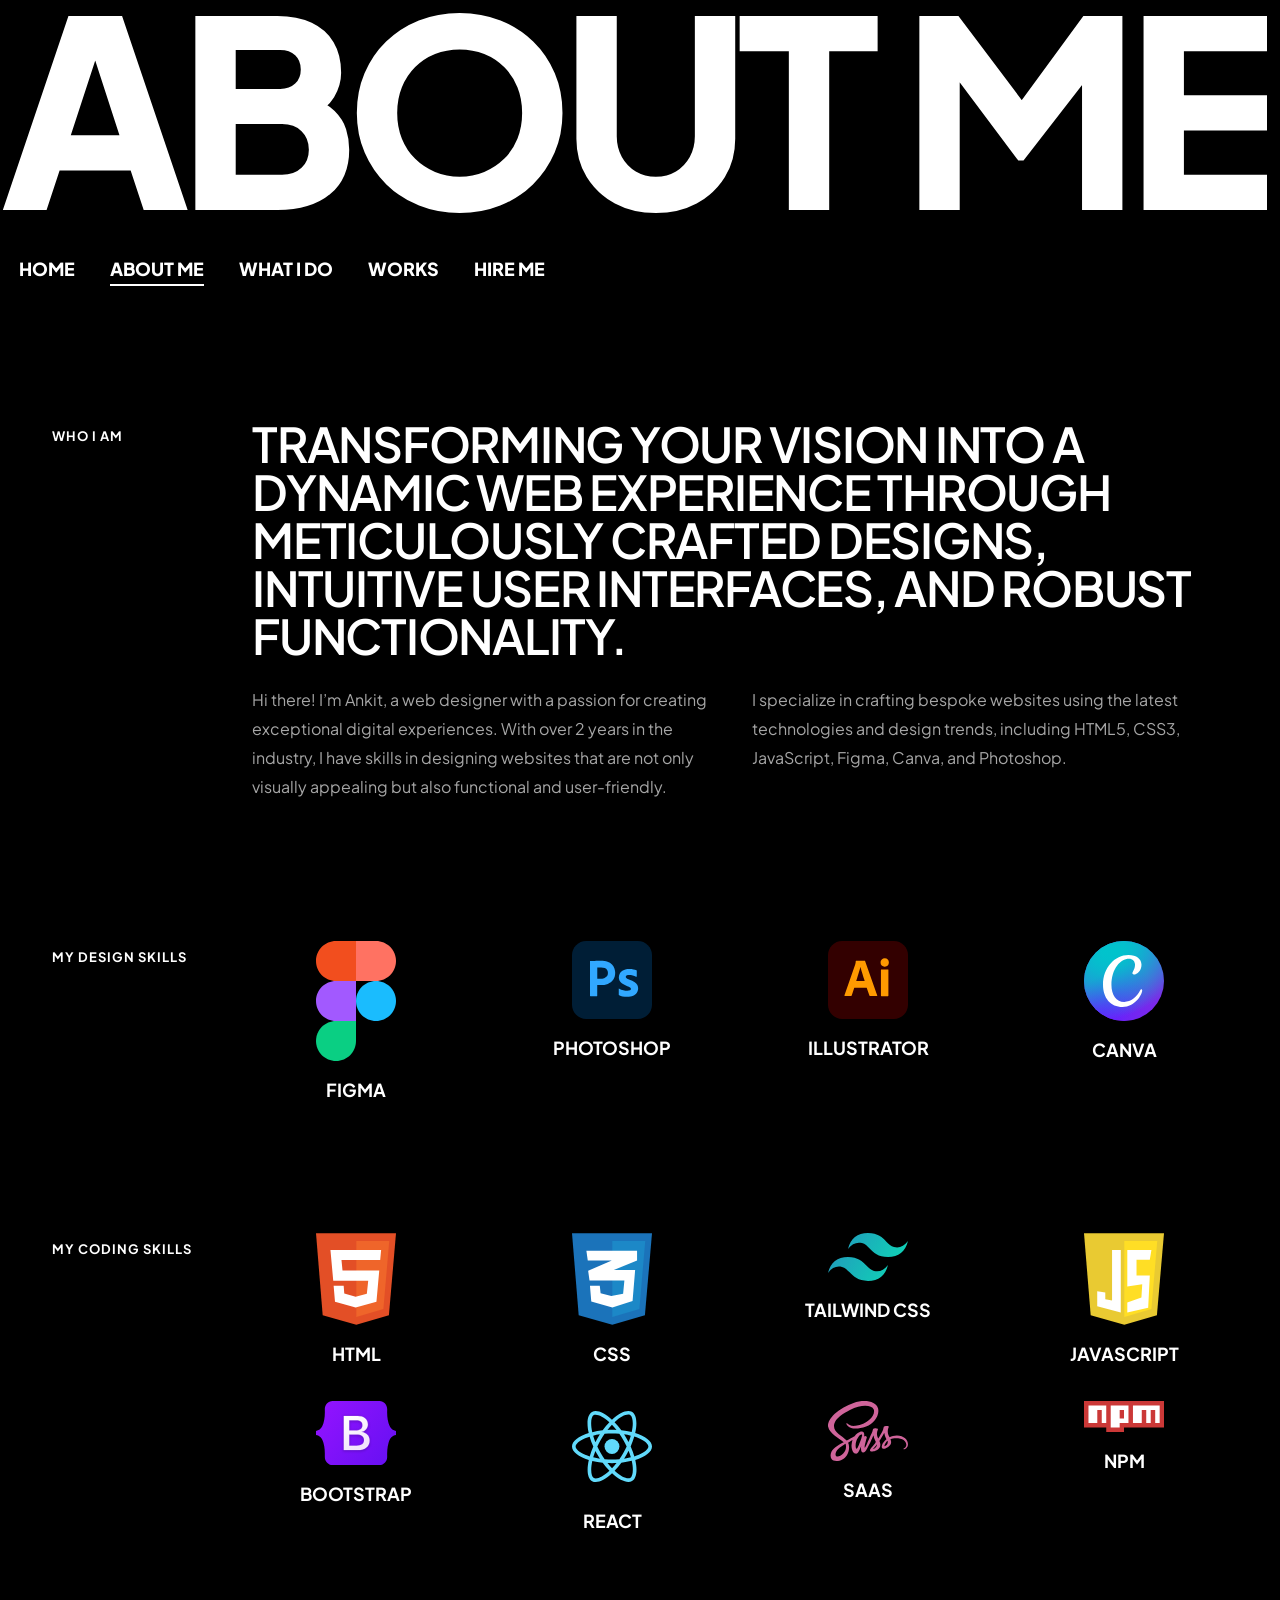
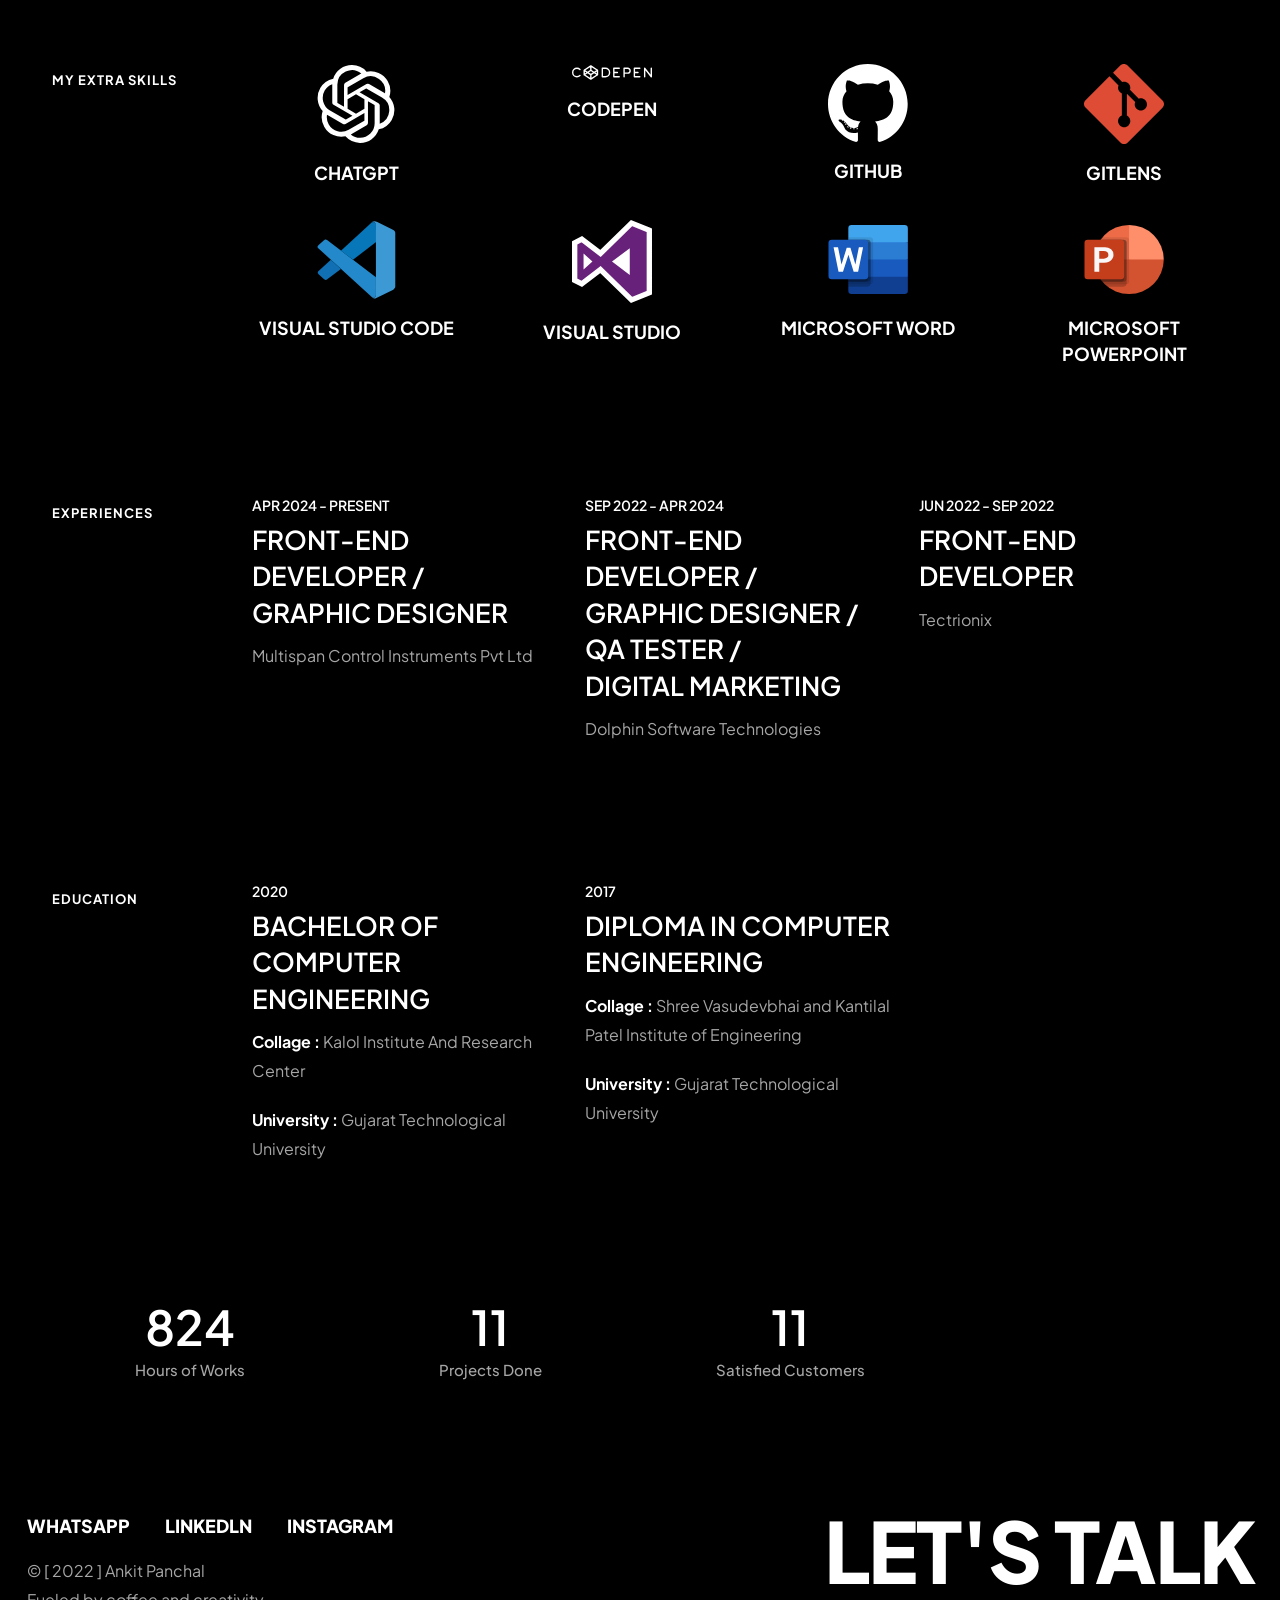
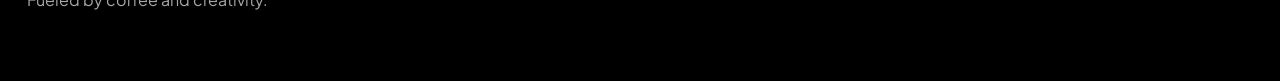
<file: about.html>
<!DOCTYPE html>
<html lang="en">


<head>
    <title>Ankit Panchal | About Us</title>

    <!-- Favicon -->
    <link rel="icon" href="images/favicon_io/favicon.ico" type="image/x-icon">
    <link rel="icon" type="image/png" sizes="32x32" href="images/favicon_io/favicon-32x32.png">
    <link rel="icon" type="image/png" sizes="16x16" href="images/favicon_io/favicon-16x16.png">
    <link rel="apple-touch-icon" sizes="180x180" href="images/favicon_io/apple-touch-icon.png">
    <link rel="icon" type="image/png" sizes="192x192" href="images/favicon_io/android-chrome-192x192.png">
    <link rel="icon" type="image/png" sizes="512x512" href="images/favicon_io/android-chrome-512x512.png">
    <link rel="manifest" href="images/favicon_io/site.webmanifest">

    <meta content="text/html;charset=utf-8" http-equiv="Content-Type">
    <meta content="width=device-width, initial-scale=1.0" name="viewport" >
    <meta content="Ankit Panchal" name="description" >
    <meta name="keywords" content="Ankit Panchal">
    <meta name="author" content="Ankit Panchal">
    <!-- <meta content="" name="Ankit" > -->
    <meta name="google-site-verification" content="CWDQ19-YdFq0KAYJTudy1FnyMhjP4CBX1F_lZK-9e8k" />
    <!-- CSS Files
    ================================================== -->
    <link href="css/bootstrap.min.css" rel="stylesheet" type="text/css" id="bootstrap">
    <link href="css/plugins.css" rel="stylesheet" type="text/css" >
    <link href="css/style.css" rel="stylesheet" type="text/css" >
    <link href="css/coloring.css" rel="stylesheet" type="text/css" >
    <!-- color scheme -->
    <link id="colors" href="css/colors/scheme-01.css" rel="stylesheet" type="text/css" >

</head>

<body class="dark-scheme">
    <div id="wrapper">
        <div class="float-text show-on-scroll">
            <span><a href="#">Scroll to top</a></span>
        </div>
        <div class="scrollbar-v show-on-scroll"></div>
        
        <!-- page preloader begin -->
        <div id="de-loader"></div>
        <!-- page preloader close -->

        <!-- content begin -->
        <div class="section-dark no-bottom no-top" id="content">

            <div id="top"></div>

            <section class="no-top">

                <div class="text-fit-wrapper">
                    <h1 class="text-fit wow">About Me</h1>
                    <div class="d-menu-1 wow" data-wow-delay=".3s">
                        <ul>
                            <li><a href="index.html">Home</a></li>
                            <li class="active"><a href="about.html">About Me</a></li>
                            <li><a href="services.html">What I Do</a></li>
                            <li><a href="works.html">Works</a></li>
                            <!-- <li><a href="blog.html">Blog</a></li> -->
                            <li><a href="contact.html">Hire Me</a></li>
                        </ul>
                    </div>
                </div>
            </section>

            <section class="no-top">
                <div class="container">
                    <div class="row">
                        <div class="col-lg-2">
                            <div class="subtitle wow fadeInUp" data-wow-delay=".3s">Who I Am</div>
                        </div>
                        <div class="col-lg-10">                            
                            <h2 class="lh-1  wow fadeInUp" data-wow-delay=".4s">Transforming your vision into a dynamic web experience through meticulously crafted designs, intuitive user interfaces, and robust functionality.</h2>
                            <div class="row g-4 wow fadeInUp" data-wow-delay=".5s">
                                <div class="col-sm-6">
                                    <p>Hi there! I’m Ankit, a web designer with a passion for creating exceptional digital experiences. With over 2 years in the industry, I have skills in designing websites that are not only visually appealing but also functional and user-friendly.</p>
                                </div>

                                <div class="col-sm-6">
                                    <p>I specialize in crafting bespoke websites using the latest technologies and design trends, including HTML5, CSS3, JavaScript, Figma, Canva, and Photoshop.</p>
                                </div>
                            </div>

                        </div>
                    </div>
                </div>
            </section>

            <!-- Design -->
            <section class="no-top">
                <div class="container">
                    <div class="row g-4">
                        <div class="col-lg-2">
                            <div class="subtitle wow fadeInUp" data-wow-delay=".3s">My Design Skills</div>
                        </div>
                        <div class="col-lg-10">                            
                            <div class="row g-4 gx-5">
                                <div class="col-sm-3 col-6 wow fadeInRight" data-wow-delay=".4s">
                                    <div class="text-center">
                                        <img src="images/Svgs/figma.svg" class="w-80px mb-3" alt="">
                                        <h4>Figma</h4>
                                    </div>
                                </div>

                                <div class="col-sm-3 col-6 wow fadeInRight" data-wow-delay=".5s">
                                    <div class="text-center">
                                        <img src="images/Svgs/adobephotoshop.svg" class="w-80px mb-3" alt="">
                                        <h4>Photoshop</h4>
                                    </div>
                                </div>
                                
                                <div class="col-sm-3 col-6 wow fadeInRight" data-wow-delay=".7s">
                                    <div class="text-center">
                                        <img src="images/Svgs/Adobe_Illustrator_CC_icon.svg" class="w-80px mb-3" alt="">
                                        <h4>Illustrator</h4>
                                    </div>
                                </div>

                                <div class="col-sm-3 col-6 wow fadeInRight" data-wow-delay=".6s">
                                    <div class="text-center">
                                        <img src="images/Svgs/Canva.svg" class="w-80px mb-3" alt="">
                                        <h4>Canva</h4>
                                    </div>
                                </div>

                            </div>
                        </div>
                    </div>
                </div>
            </section>

            <!-- Coding -->
            <section class="no-top">
                <div class="container">
                    <div class="row g-4">
                        <div class="col-lg-2">
                            <div class="subtitle wow fadeInUp" data-wow-delay=".3s">My Coding Skills</div>
                        </div>
                        <div class="col-lg-10">                            
                            <div class="row g-4 gx-5">

                                <!-- 1 -->
                                <div class="col-sm-3 col-6 wow fadeInRight" data-wow-delay=".4s">
                                    <div class="text-center">
                                        <img src="images/Svgs/html.svg" class="w-80px mb-3" alt="">
                                        <h4>HTML</h4>
                                    </div>
                                </div>

                                <!-- 2 -->
                                <div class="col-sm-3 col-6 wow fadeInRight" data-wow-delay=".5s">
                                    <div class="text-center">
                                        <img src="images/Svgs/css-3.svg" class="w-80px mb-3" alt="">
                                        <h4>CSS</h4>
                                    </div>
                                </div>

                                <!-- 3 -->
                                <div class="col-sm-3 col-6 wow fadeInRight" data-wow-delay=".6s">
                                    <div class="text-center">
                                        <img src="images/Svgs/tailwindcss.svg" class="w-80px mb-3" alt="">
                                        <h4>Tailwind CSS</h4>
                                    </div>
                                </div>

                                    <!-- 4 -->
                                <div class="col-sm-3 col-6 wow fadeInRight" data-wow-delay=".6s">
                                    <div class="text-center">
                                        <img src="images/Svgs/javascript.svg" class="w-80px mb-3" alt="">
                                        <h4>JavaScript</h4>
                                    </div>
                                </div>

                                <!-- 5 -->
                                <div class="col-sm-3 col-6 wow fadeInRight" data-wow-delay=".7s">
                                    <div class="text-center">
                                        <img src="images/Svgs/Bootstrap.svg" class="w-80px mb-3" alt="">
                                        <h4>Bootstrap</h4>
                                    </div>
                                </div>

                                <!-- 6 -->
                                <div class="col-sm-3 col-6 wow fadeInRight" data-wow-delay=".7s">
                                    <div class="text-center">
                                        <img src="images/Svgs/react.svg" class="w-80px mb-3" alt="">
                                        <h4>React</h4>
                                    </div>
                                </div>

                                <!-- 7 -->
                                <div class="col-sm-3 col-6 wow fadeInRight" data-wow-delay=".7s">
                                    <div class="text-center">
                                        <img src="images/Svgs/sass.svg" class="w-80px mb-3" alt="">
                                        <h4>SaaS</h4>
                                    </div>
                                </div>

                                <!-- 7 -->
                                <div class="col-sm-3 col-6 wow fadeInRight" data-wow-delay=".7s">
                                    <div class="text-center">
                                        <img src="images/Svgs/npm.svg" class="w-80px mb-3" alt="">
                                        <h4>npm</h4>
                                    </div>
                                </div>
                            </div>
                    </div>
                </div>
            </section>

            <!-- Extra skills -->
            <section class="no-top">
                <div class="container">
                    <div class="row g-4">
                        <div class="col-lg-2">
                            <div class="subtitle wow fadeInUp" data-wow-delay=".3s">My Extra Skills</div>
                        </div>
                        <div class="col-lg-10">                            
                            <div class="row g-4 gx-5">

                                <!-- 1 -->
                                <div class="col-sm-3 col-6 wow fadeInRight" data-wow-delay=".4s">
                                    <div class="text-center">
                                        <img src="images/Svgs/chatgpt.svg" class="w-80px mb-3" alt="">
                                        <h4>ChatGPT</h4>
                                    </div>
                                </div>

                                <!-- 2 -->
                                <div class="col-sm-3 col-6 wow fadeInRight" data-wow-delay=".5s">
                                    <div class="text-center">
                                        <img src="images/Svgs/Codepen.svg" class="w-80px mb-3" alt="">
                                        <h4>CodePen</h4>
                                    </div>
                                </div>

                                <!-- 3 -->
                                <div class="col-sm-3 col-6 wow fadeInRight" data-wow-delay=".6s">
                                    <div class="text-center">
                                        <img src="images/Svgs/github.svg" class="w-80px mb-3" alt="">
                                        <h4>GitHub</h4>
                                    </div>
                                </div>

                                    <!-- 4 -->
                                <div class="col-sm-3 col-6 wow fadeInRight" data-wow-delay=".6s">
                                    <div class="text-center">
                                        <img src="images/Svgs/gitlens.svg" class="w-80px mb-3" alt="">
                                        <h4>GitLens</h4>
                                    </div>
                                </div>

                                <!-- 5 -->
                                <div class="col-sm-3 col-6 wow fadeInRight" data-wow-delay=".7s">
                                    <div class="text-center">
                                        <img src="images/Svgs/visual-studio-code.svg" class="w-80px mb-3" alt="">
                                        <h4>Visual Studio Code</h4>
                                    </div>
                                </div>

                                <!-- 6 -->
                                <div class="col-sm-3 col-6 wow fadeInRight" data-wow-delay=".7s">
                                    <div class="text-center">
                                        <img src="images/Svgs/visual-studio.svg" class="w-80px mb-3" alt="">
                                        <h4>Visual Studio</h4>
                                    </div>
                                </div>

                                <!-- 7 -->
                                <div class="col-sm-3 col-6 wow fadeInRight" data-wow-delay=".7s">
                                    <div class="text-center">
                                        <img src="images/Svgs/word.svg" class="w-80px mb-3" alt="">
                                        <h4>Microsoft Word</h4>
                                    </div>
                                </div>

                                <!-- 7 -->
                                <div class="col-sm-3 col-6 wow fadeInRight" data-wow-delay=".7s">
                                    <div class="text-center">
                                        <img src="images/Svgs/powerpoint.svg" class="w-80px mb-3" alt="">
                                        <h4>Microsoft PowerPoint</h4>
                                    </div>
                                </div>
                            </div>
                    </div>
                </div>
            </section>

            <section class="no-top">
                <div class="container">
                    <div class="row g-4">
                        <div class="col-lg-2">
                            <div class="subtitle wow fadeInUp" data-wow-delay=".3s">Experiences</div>
                        </div>
                        <div class="col-lg-10">                            
                            <div class="row g-4">
                                <div class="col-md-4 wow fadeInRight" data-wow-delay=".4s">
                                    <h6>Apr 2024 - Present</h6>
                                    <h3>Front-End Developer /<br>Graphic Designer</h3>
                                    <p>Multispan Control Instruments Pvt Ltd</p>
                                </div>

                                <div class="col-md-4 wow fadeInRight" data-wow-delay=".5s">
                                    <h6>Sep 2022 - Apr 2024</h6>
                                    <h3>Front-End Developer /<br>Graphic Designer /<br>QA Tester /<br>Digital Marketing</h3>
                                    <p>Dolphin Software Technologies</p>
                                </div>

                                <div class="col-md-4 wow fadeInRight" data-wow-delay=".5s">
                                    <h6>Jun 2022 - Sep 2022</h6>
                                    <h3>Front-End Developer</h3>
                                    <p>Tectrionix</p>
                                </div>

                            </div>
                        </div>
                    </div>
                </div>
            </section>

            <section class="no-top">
                <div class="container">
                    <div class="row g-4">
                        <div class="col-lg-2">
                            <div class="subtitle wow fadeInUp" data-wow-delay=".3s">Education</div>
                        </div>
                        <div class="col-lg-10">                            
                            <div class="row g-4">
                                <div class="col-md-4 wow fadeInRight" data-wow-delay=".4s">
                                    <h6>2020</h6>
                                    <h3>Bachelor of Computer Engineering</h3>
                                    <p><strong>Collage : </strong>Kalol Institute And Research Center</p>
                                    <p><strong>University : </strong>Gujarat Technological University</p>
                                </div>

                                <div class="col-md-4 wow fadeInRight" data-wow-delay=".5s">
                                    <h6>2017</h6>
                                    <h3>Diploma in Computer Engineering</h3>
                                    <p><strong>Collage : </strong> Shree Vasudevbhai and Kantilal Patel Institute of Engineering</p>
                                    <p><strong>University : </strong> Gujarat Technological University</p>
                                </div>

                                <!-- <div class="col-md-4 wow fadeInRight" data-wow-delay=".6s">
                                    <h6>2011</h6>
                                    <h3>Artist of College</h3>
                                    <p>University of Sydney</p>
                                </div> -->

                            </div>
                        </div>
                    </div>
                </div>
            </section>

            <!-- <section class="no-top">
                <div class="container">
                    <div class="row g-4">
                        <div class="col-lg-2">
                            <div class="subtitle wow fadeInUp" data-wow-delay=".3s">What They Says</div>
                        </div>
                        <div class="col-lg-10">                            
                            <div class="owl-3-cols-dots owl-carousel owl-theme wow fadeInUp" data-wow-delay=".4s">
                                <div class="item">
                                    <div class="de_testi s2">
                                        <blockquote>
                                            <div class="de_testi_by">
                                                <img class="circle" alt="" src="images/testimonial/1.webp"> <div>Chirag Joshi<span>CEO of Bhakti Enterprise</span></div>
                                            </div>
                                            <p>"Our e-commerce website needed a complete overhaul, and Nathan delivered beyond our expectations. The new design is visually stunning and incredibly user-friendly."
                                            </p>
                                        </blockquote>
                                    </div>
                                </div>
                                <div class="item">
                                    <div class="de_testi s2">
                                        <blockquote>
                                            <div class="de_testi_by">
                                                <img class="circle" alt="" src="images/testimonial/2.webp"> <div>Vijay Patel<span>CEO of Vijay Industries</span></div>
                                            </div>
                                            <p>"Developed a highly intuitive and professional website for Vijay Industries, significantly boosting their online presence and user engagement. The seamless design and functionality have been praised by the company's CEO for setting a new standard in their digital identity."</p>
                                        </blockquote>
                                    </div>
                                </div>
                                <div class="item">
                                    <div class="de_testi s2">
                                        <blockquote>
                                            <div class="de_testi_by">
                                                <img class="circle" alt="" src="images/testimonial/3.webp"> <div>Harsh Patel<span>CEO of Dolphin Software Technologies</span></div>
                                            </div>
                                            <p>"The new site is not only visually appealing but also highly functional, with easy navigation for our patients. The online appointment booking system has been a game-changer."</p>
                                        </blockquote>
                                    </div>
                                </div>
                                <div class="item">
                                    <div class="de_testi s2">
                                        <blockquote>
                                            <div class="de_testi_by">
                                                <img class="circle" alt="" src="images/testimonial/4.webp"> <div>Marius Lopez<span>Owner of Lezzato Cafe</span></div>
                                            </div>
                                            <p>"Nathan was very responsive to our needs. We’ve received numerous compliments on the new design. Thank you for helping us take our online presence to the next level!"</p>
                                        </blockquote>
                                    </div>
                                </div>
                                <div class="item">
                                    <div class="de_testi s2">
                                        <blockquote>
                                            <div class="de_testi_by">
                                                <img class="circle" alt="" src="images/testimonial/5.webp"> <div>Martin Smith<span>Dream Homes Realty</span></div>
                                            </div>
                                            <p>"The new site is intuitive and visually appealing, making it easy for clients to find and explore properties. The virtual tour features have significantly enhanced our user experience."</p>
                                        </blockquote>
                                    </div>
                                </div>
                                <div class="item">
                                    <div class="de_testi s2">
                                        <blockquote>
                                            <div class="de_testi_by">
                                                <img class="circle" alt="" src="images/testimonial/6.webp"> <div>Jake Peterson<span>Personal Trainer</span></div>
                                            </div>
                                            <p>"Nathan created an amazing site that highlights my services, client testimonials, and success stories. The booking system is user-friendly, and the design is clean and professional."</p>
                                        </blockquote>
                                    </div>
                                </div>
                            </div>
                        </div>
                    </div>
                </div>
            </section> -->

            <section class="no-top">
                <div class="container">
                    <div class="row g-4">
                        <div class="col-md-3 col-sm-6 mb-sm-30">
                            <div class="de_count text-center fs-15 wow fadeInRight" data-wow-delay=".0s">
                                <h3 class="fs-48 mb-1"><span class="timer" data-to="8240" data-speed="3000">0</span></h3>
                                <div class="fs-15">Hours of Works</div>
                            </div>
                        </div>
                        <div class="col-md-3 col-sm-6 mb-sm-30">
                            <div class="de_count text-center fs-15 wow fadeInRight" data-wow-delay=".2s">
                                <h3 class="fs-48 mb-1"><span class="timer" data-to="11" data-speed="300">0</span></h3>
                                <div class="fs-15">Projects Done</div>
                            </div>
                        </div>
                        <div class="col-md-3 col-sm-6 mb-sm-30">
                            <div class="de_count text-center fs-15 wow fadeInRight" data-wow-delay=".4s">
                                <h3 class="fs-48 mb-1"><span class="timer" data-to="11" data-speed="300">0</span></h3>
                                <div class="fs-15">Satisfied Customers</div>
                            </div>
                        </div>
                        <!-- <div class="col-md-3 col-sm-6 mb-sm-30">
                            <div class="de_count text-center fs-15 wow fadeInRight" data-wow-delay=".6s">
                                <h3 class="fs-48 mb-1"><span class="timer" data-to="32" data-speed="3000">0</span></h3>
                                <div class="fs-15">Awards Winning</div>
                            </div>
                        </div> -->
                    </div>
                </div>
            </section>

        </div>
        <!-- content close -->
        
        <!-- footer begin -->
        <footer>
            <div class="container-fluid">
                <div class="px-2">
                    <div class="row g-4 align-items-center">
                        <div class="col-lg-6">
                            <div class="d-menu-1 wow" data-wow-delay=".3s">
                                <ul>
                                   <!-- <li><a href="#">Facebook</a></li> -->
                                   <li><a href="https://wa.me/919998221598?text=I%20am%20interested%20in%20your%20Portfolio%20for%20Job%20Regarding">WhatsApp</a></li>
                                   <li><a href="https://www.linkedin.com/in/ankit-panchal-b9b663206/" target="_blank">Linkedln</a></li>
                                   <li><a href="https://instagram.com/ap_panchal_1519?igshid=NGVhN2U2NjQ0Yg==">Instagram</a></li>
                                </ul>

                                <p class="no-bottom">© [ 2022 ] Ankit Panchal <br> Fueled by coffee and creativity.</p>

                            </div>
                        </div>

                        <div class="col-lg-6 text-lg-end">
                            <a href="contact.html">
                                <h2 class="fs-84 fw-800 pe-3 shuffle wow fadeInLeft" data-wow-delay=".3s">Let's Talk</h2>
                            </a>
                        </div>
                    </div>
                </div>
            </div>
        </footer>
        <!-- footer close -->
    </div>

    
    
    <!-- Javascript Files
    ================================================== -->
    <script src="js/plugins.js"></script>
    <script src="js/designesia.js"></script>
    <script src="js/restriction.js"></script>

</body>


</html>
</file>
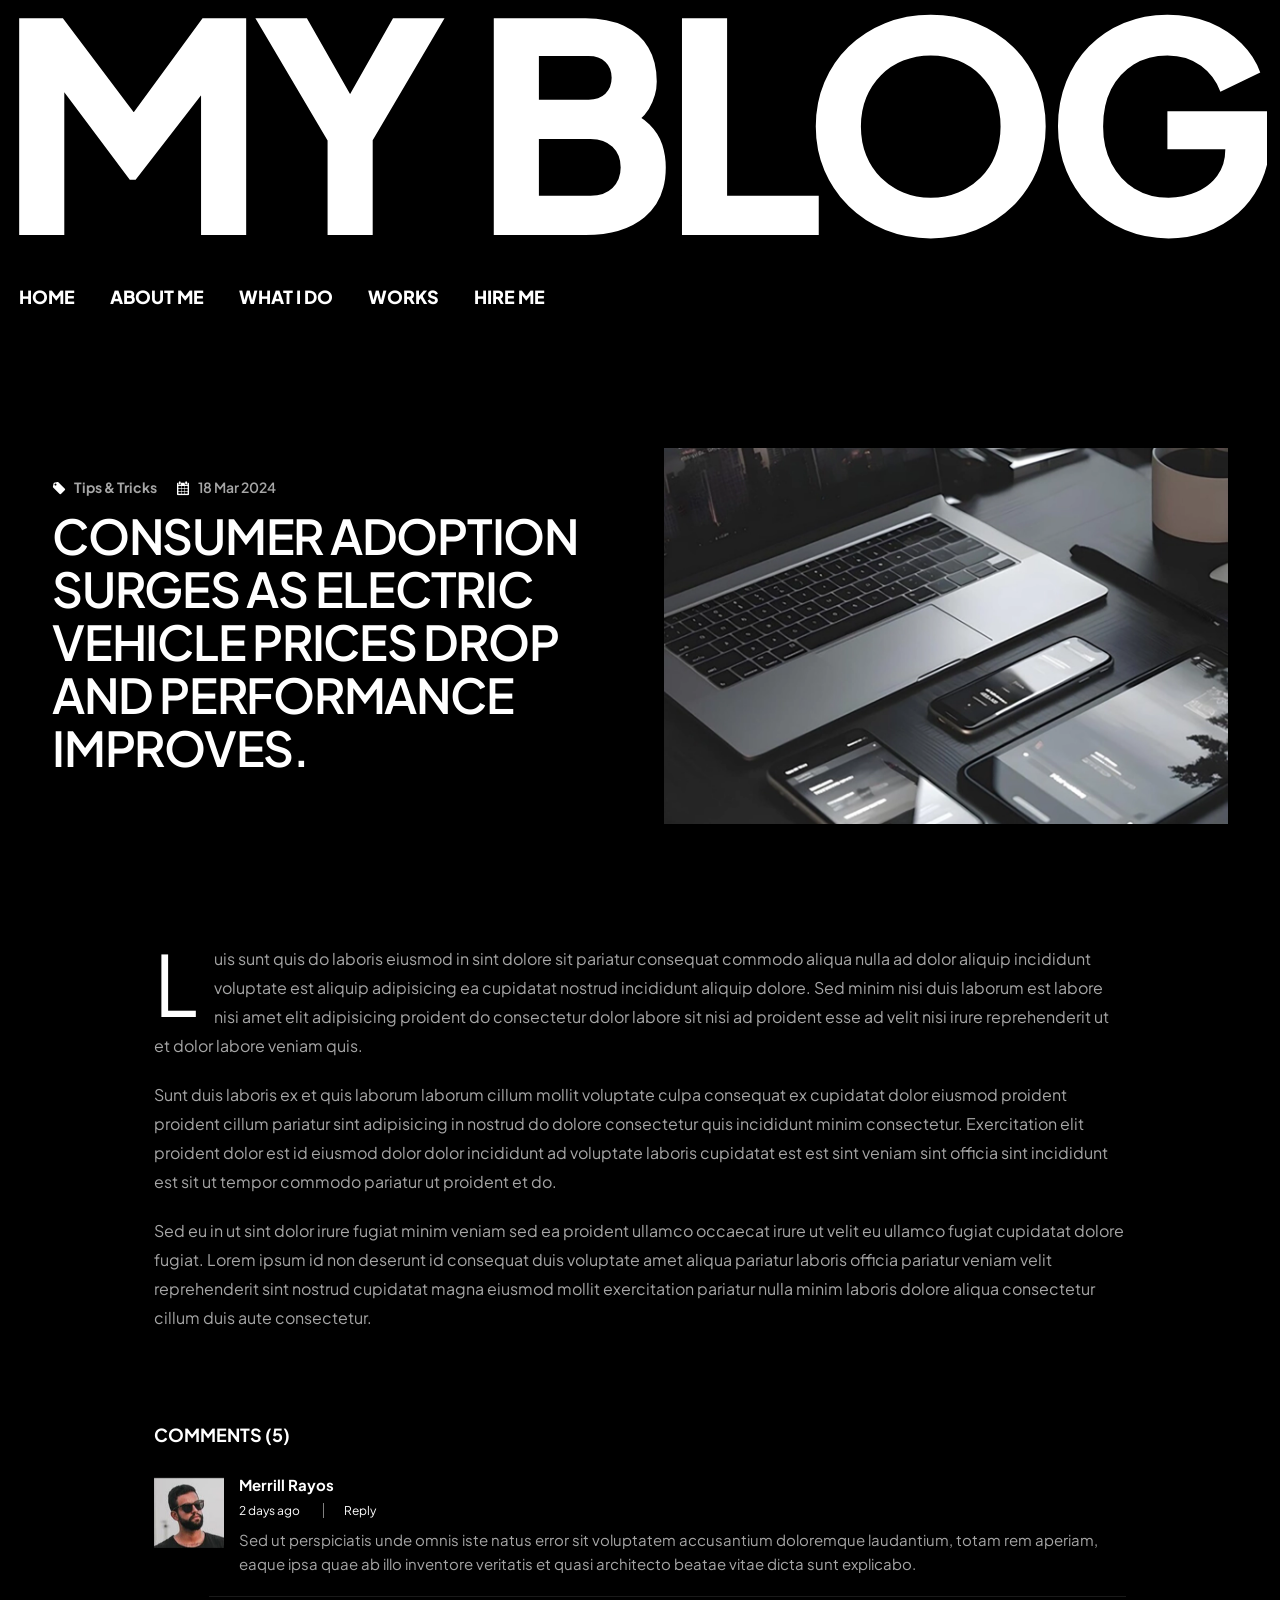
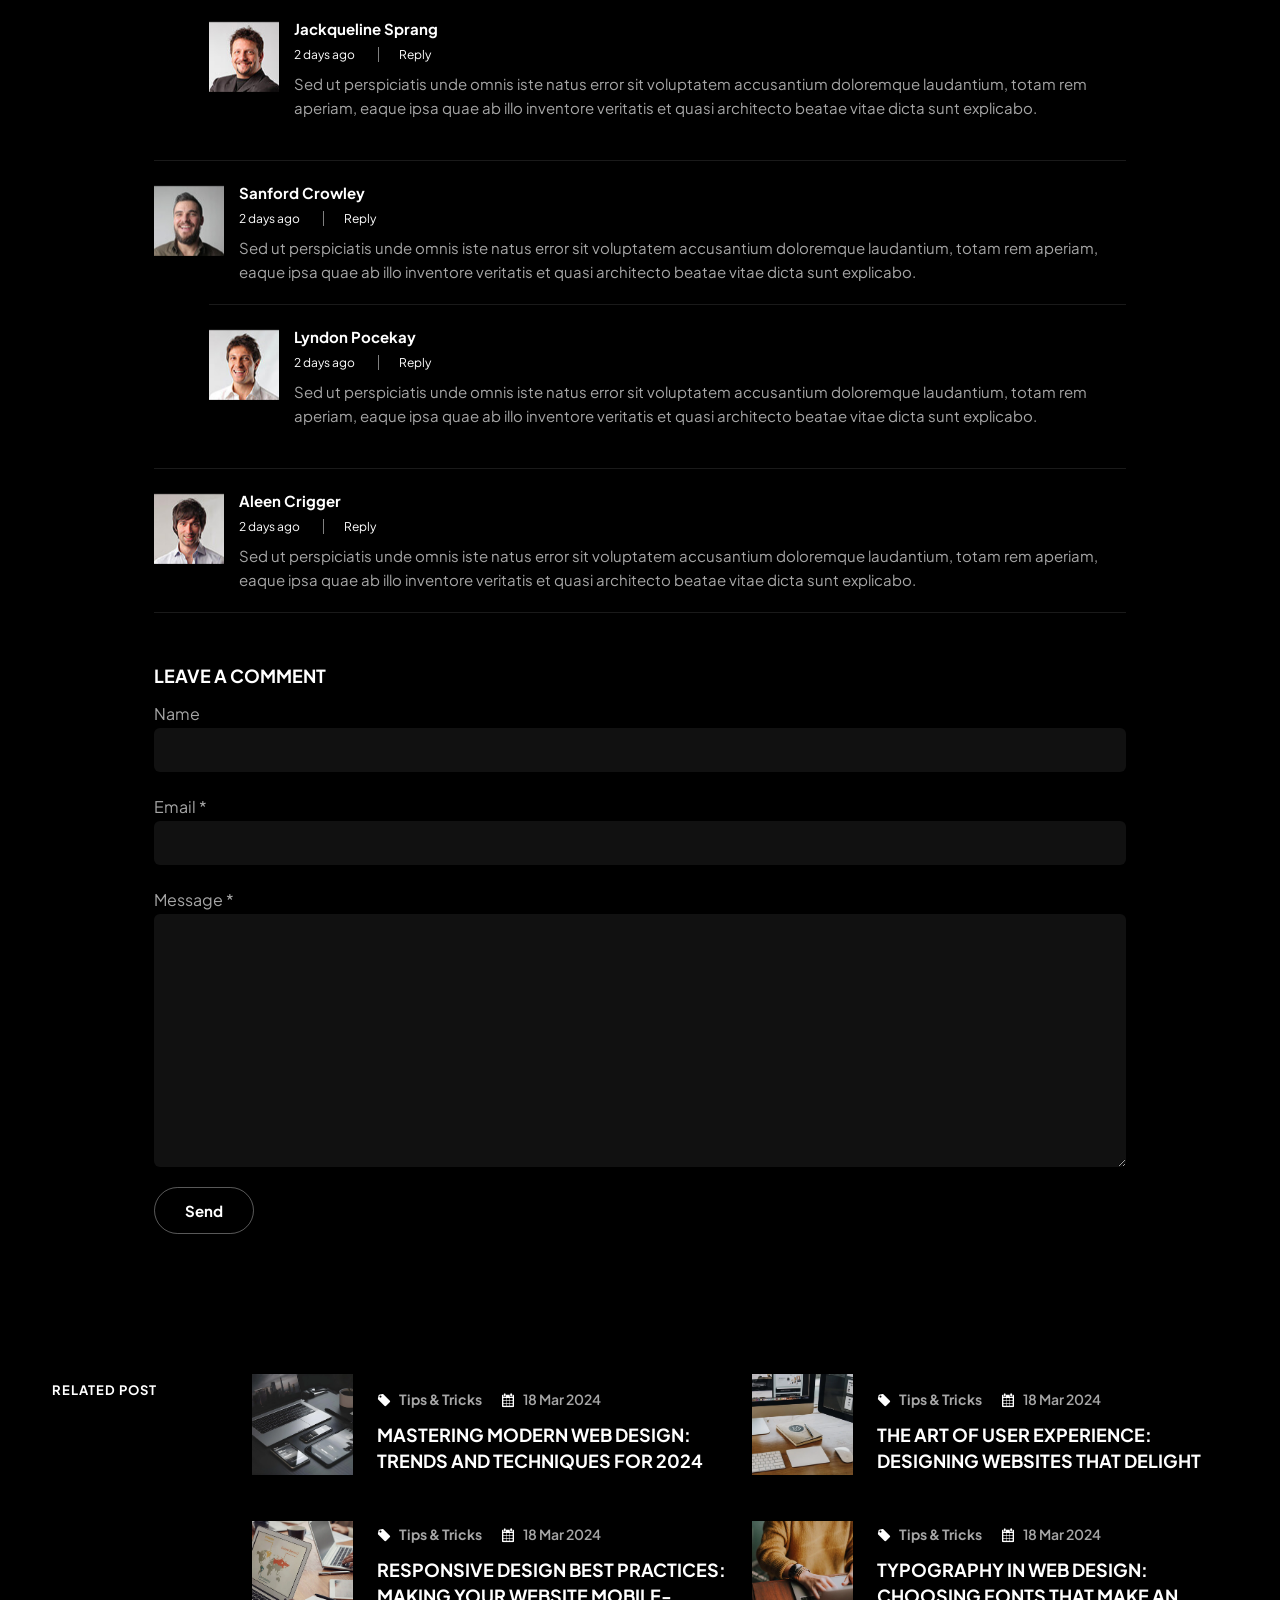
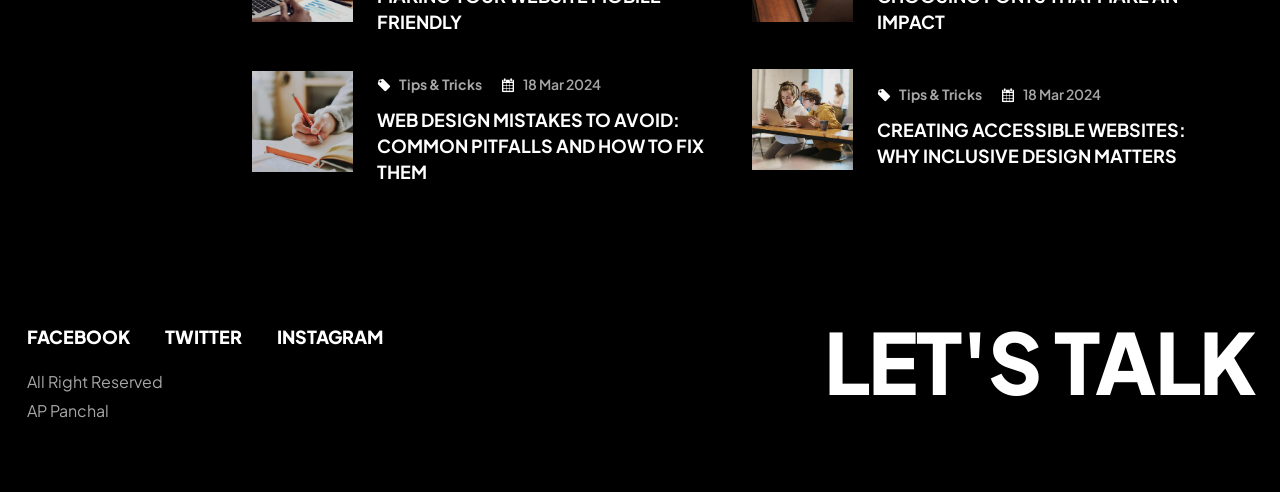
<file: blog-single.html>
<!DOCTYPE html>
<html lang="en">


<!-- Mirrored from www.madebydesignesia.com/themes/nathan/blog-single.html by HTTrack Website Copier/3.x [XR&CO'2014], Fri, 14 Jun 2024 09:43:44 GMT -->
<head>
    <title>Nathan — Personal Portfolio Website</title>
    <link rel="icon" href="images/favicon.ico" type="image/gif" sizes="16x16">
    <meta content="text/html;charset=utf-8" http-equiv="Content-Type">
    <meta content="width=device-width, initial-scale=1.0" name="viewport" >
    <meta content="Nathan — Personal Portfolio Website" name="description" >
    <meta content="" name="keywords" >
    <meta content="" name="author" >
    <!-- CSS Files
    ================================================== -->
    <link href="css/bootstrap.min.css" rel="stylesheet" type="text/css" id="bootstrap">
    <link href="css/plugins.css" rel="stylesheet" type="text/css" >
    <link href="css/style.css" rel="stylesheet" type="text/css" >
    <link href="css/coloring.css" rel="stylesheet" type="text/css" >
    <!-- color scheme -->
    <link id="colors" href="css/colors/scheme-01.css" rel="stylesheet" type="text/css" >

</head>

<body class="dark-scheme">
    <div id="wrapper">
        <div class="float-text show-on-scroll">
            <span><a href="#">Scroll to top</a></span>
        </div>
        <div class="scrollbar-v show-on-scroll"></div>
        
        <!-- page preloader begin -->
        <div id="de-loader"></div>
        <!-- page preloader close -->

        <!-- content begin -->
        <div class="section-dark no-bottom no-top" id="content">

            <div id="top"></div>

            <section class="no-top">

                <div class="text-fit-wrapper">
                    <h1 class="text-fit wow">My Blog</h1>
                    <div class="d-menu-1 wow" data-wow-delay=".3s">
                        <ul>
                            <li><a href="index.html">Home</a></li>
                            <li><a href="about.html">About Me</a></li>
                            <li><a href="services.html">What I Do</a></li>
                            <li><a href="works.html">Works</a></li>
                            <!-- <li class="active"><a href="blog.html">Blog</a></li> -->
                            <li><a href="contact.html">Hire Me</a></li>
                        </ul>
                    </div>
                </div>
            </section>

            <section class="no-top">
                <div class="container">
                    <div class="row g-4 gx-5 align-items-center">
                    <div class="col-lg-6">
                        <div class="mb-2">
                            <div class="d-inline fs-14 fw-bold me-3"><i class="icofont-tag text-white me-2"></i>Tips &amp; Tricks</div>
                            <div class="d-inline fs-14 fw-600"><i class="icofont-ui-calendar text-white me-2"></i>18 Mar 2024</div>
                        </div>
                        <h2>Consumer Adoption Surges as Electric Vehicle Prices Drop and Performance Improves.</h2>
                    </div>

                    <div class="col-lg-6">
                        <img src="images/blog/single-1.webp" class="img-fluid" alt="">
                    </div>
                </div>
                </div>
            </section>

            <section class="no-top">
                <div class="container">
                    <div class="row g-4 gx-5">
                        <div class="col-lg-10 offset-lg-1">
                            <div class="blog-read">

                                <div class="post-text">
                                    <p><span class="dropcap">L</span>uis sunt quis do laboris eiusmod in sint dolore sit pariatur consequat commodo aliqua nulla ad dolor aliquip incididunt voluptate est aliquip adipisicing ea cupidatat nostrud incididunt aliquip dolore. Sed minim nisi duis laborum est labore nisi amet elit adipisicing proident do consectetur dolor labore sit nisi ad proident esse ad velit nisi irure reprehenderit ut et dolor labore veniam quis.</p>

                                    <p>Sunt duis laboris ex et quis laborum laborum cillum mollit voluptate culpa consequat ex cupidatat dolor eiusmod proident proident cillum pariatur sint adipisicing in nostrud do dolore consectetur quis incididunt minim consectetur. Exercitation elit proident dolor est id eiusmod dolor dolor incididunt ad voluptate laboris cupidatat est est sint veniam sint officia sint incididunt est sit ut tempor commodo pariatur ut proident et do.</p>

                                    <p>Sed eu in ut sint dolor irure fugiat minim veniam sed ea proident ullamco occaecat irure ut velit eu ullamco fugiat cupidatat dolore fugiat. Lorem ipsum id non deserunt id consequat duis voluptate amet aliqua pariatur laboris officia pariatur veniam velit reprehenderit sint nostrud cupidatat magna eiusmod mollit exercitation pariatur nulla minim laboris dolore aliqua consectetur cillum duis aute consectetur.</p>

                                </div>

                            </div>

                            <div class="spacer-single"></div>

                            <div id="blog-comment">
                                <h4>Comments (5)</h4>

                                <div class="spacer-half"></div>

                                <ol>
                                    <li>
                                        <div class="avatar">
                                            <img src="images/testimonial/1.webp" alt="" ></div>
                                        <div class="comment-info">
                                            <span class="c_name">Merrill Rayos</span>
                                            <span class="c_date id-color">2 days ago</span>
                                            <span class="c_reply"><a href="#">Reply</a></span>
                                            <div class="clearfix"></div>
                                        </div>

                                        <div class="comment">Sed ut perspiciatis unde omnis iste natus error sit voluptatem accusantium doloremque laudantium, totam rem aperiam, eaque ipsa quae ab illo inventore veritatis et quasi architecto beatae vitae dicta sunt explicabo.</div>
                                        <ol>
                                            <li>
                                                <div class="avatar">
                                                    <img src="images/testimonial/2.webp" alt="" ></div>
                                                <div class="comment-info">
                                                    <span class="c_name">Jackqueline Sprang</span>
                                                    <span class="c_date id-color">2 days ago</span>
                                                    <span class="c_reply"><a href="#">Reply</a></span>
                                                    <div class="clearfix"></div>
                                                </div>
                                                <div class="comment">Sed ut perspiciatis unde omnis iste natus error sit voluptatem accusantium doloremque laudantium, totam rem aperiam, eaque ipsa quae ab illo inventore veritatis et quasi architecto beatae vitae dicta sunt
                                                    explicabo.</div>
                                            </li>
                                        </ol>
                                    </li>

                                    <li>
                                        <div class="avatar">
                                            <img src="images/testimonial/3.webp" alt="" ></div>
                                        <div class="comment-info">
                                            <span class="c_name">Sanford Crowley</span>
                                            <span class="c_date id-color">2 days ago</span>
                                            <span class="c_reply"><a href="#">Reply</a></span>
                                            <div class="clearfix"></div>
                                        </div>
                                        <div class="comment">Sed ut perspiciatis unde omnis iste natus error sit voluptatem accusantium doloremque laudantium, totam rem aperiam, eaque ipsa quae ab illo inventore veritatis et quasi architecto beatae vitae dicta sunt explicabo.</div>
                                        <ol>
                                            <li>
                                                <div class="avatar">
                                                    <img src="images/testimonial/4.webp" alt="" ></div>
                                                <div class="comment-info">
                                                    <span class="c_name">Lyndon Pocekay</span>
                                                    <span class="c_date id-color">2 days ago</span>
                                                    <span class="c_reply"><a href="#">Reply</a></span>
                                                    <div class="clearfix"></div>
                                                </div>
                                                <div class="comment">Sed ut perspiciatis unde omnis iste natus error sit voluptatem accusantium doloremque laudantium, totam rem aperiam, eaque ipsa quae ab illo inventore veritatis et quasi architecto beatae vitae dicta sunt
                                                    explicabo.</div>
                                            </li>
                                        </ol>
                                    </li>

                                    <li>
                                        <div class="avatar">
                                            <img src="images/testimonial/5.webp" alt="" ></div>
                                        <div class="comment-info">
                                            <span class="c_name">Aleen Crigger</span>
                                            <span class="c_date id-color">2 days ago</span>
                                            <span class="c_reply"><a href="#">Reply</a></span>

                                            <div class="clearfix"></div>
                                        </div>
                                        <div class="comment">Sed ut perspiciatis unde omnis iste natus error sit voluptatem accusantium doloremque laudantium, totam rem aperiam, eaque ipsa quae ab illo inventore veritatis et quasi architecto beatae vitae dicta sunt explicabo.</div>
                                    </li>
                                </ol>

                                <div class="spacer-single"></div>

                                <div id="comment-form-wrapper">
                                    <h4>Leave a Comment</h4>
                                    <div class="comment_form_holder">
                                        <form id="contact_form" name="form1" method="post" action="#">

                                            <label>Name</label>
                                            <input type="text" name="name" id="name" class="form-control no-border" >

                                            <label>Email <span class="req">*</span></label>
                                            <input type="text" name="email" id="email" class="form-control no-border" >
                                            <div id="error_email" class="error">Please check your email</div>

                                            <label>Message <span class="req">*</span></label>
                                            <textarea cols="10" rows="10" name="message" id="message" class="form-control no-border"></textarea>
                                            <div id="error_message" class="error">Please check your message</div>
                                            <div id="mail_success" class="success">Thank you. Your message has been sent.</div>
                                            <div id="mail_failed" class="error">Error, email not sent</div>

                                            <p id="btnsubmit">
                                                <input type="submit" id="send" value="Send" class="btn-line w-100px" ></p>
                                        </form>
                                    </div>
                                </div>
                            </div>
                        </div>
                    </div>
                </div>
            </section>

            <section class="no-top">
                <div class="container">
                    <div class="row">
                        <div class="col-lg-2">
                            <div class="subtitle wow fadeInUp" data-wow-delay=".3s">Related Post</div>
                        </div>
                        <div class="col-lg-10 wow fadeInUp" data-wow-delay=".4s">                            
                            <div class="row g-4">

                                <div class="col-lg-6">
                                    <div class="relative">
                                        <div class="row g-4 align-items-center">
                                            <div class="col-sm-3">
                                                <div class="post-image">
                                                    <img alt="" src="images/blog/1.webp" class="lazy">
                                                </div>
                                            </div>

                                            <div class="col-sm-9">
                                                <div class="mb-2">
                                                    <div class="d-inline fs-14 fw-bold me-3"><i class="icofont-tag text-white me-2"></i>Tips &amp; Tricks</div>
                                                    <div class="d-inline fs-14 fw-600"><i class="icofont-ui-calendar text-white me-2"></i>18 Mar 2024</div>
                                                </div>
                                                <h4><a href="blog-single.html">Mastering Modern Web Design: Trends and Techniques for 2024</a></h4>
                                            </div>
                                        </div>
                                    </div>
                                </div>

                                <div class="col-lg-6">
                                    <div class="relative">
                                        <div class="row g-4 align-items-center">
                                            <div class="col-sm-3">
                                                <div class="post-image">
                                                    <img alt="" src="images/blog/2.webp" class="lazy">
                                                </div>
                                            </div>

                                            <div class="col-sm-9">
                                                <div class="mb-2">
                                                    <div class="d-inline fs-14 fw-bold me-3"><i class="icofont-tag text-white me-2"></i>Tips &amp; Tricks</div>
                                                    <div class="d-inline fs-14 fw-600"><i class="icofont-ui-calendar text-white me-2"></i>18 Mar 2024</div>
                                                </div>
                                                <h4><a href="blog-single.html">The Art of User Experience: Designing Websites That Delight</a></h4>
                                            </div>
                                        </div>
                                    </div>
                                </div>

                                <div class="col-lg-6">
                                    <div class="relative">
                                        <div class="row g-4 align-items-center">
                                            <div class="col-sm-3">
                                                <div class="post-image">
                                                    <img alt="" src="images/blog/3.webp" class="lazy">
                                                </div>
                                            </div>

                                            <div class="col-sm-9">
                                                <div class="mb-2">
                                                    <div class="d-inline fs-14 fw-bold me-3"><i class="icofont-tag text-white me-2"></i>Tips &amp; Tricks</div>
                                                    <div class="d-inline fs-14 fw-600"><i class="icofont-ui-calendar text-white me-2"></i>18 Mar 2024</div>
                                                </div>
                                                <h4><a href="blog-single.html">Responsive Design Best Practices: Making Your Website Mobile-Friendly</a></h4>
                                            </div>
                                        </div>
                                    </div>
                                </div>

                                <div class="col-lg-6">
                                    <div class="relative">
                                        <div class="row g-4 align-items-center">
                                            <div class="col-sm-3">
                                                <div class="post-image">
                                                    <img alt="" src="images/blog/4.webp" class="lazy">
                                                </div>
                                            </div>

                                            <div class="col-sm-9">
                                                <div class="mb-2">
                                                    <div class="d-inline fs-14 fw-bold me-3"><i class="icofont-tag text-white me-2"></i>Tips &amp; Tricks</div>
                                                    <div class="d-inline fs-14 fw-600"><i class="icofont-ui-calendar text-white me-2"></i>18 Mar 2024</div>
                                                </div>
                                                <h4><a href="blog-single.html">Typography in Web Design: Choosing Fonts That Make an Impact</a></h4>
                                            </div>
                                        </div>
                                    </div>
                                </div>

                                <div class="col-lg-6">
                                    <div class="relative">
                                        <div class="row g-4 align-items-center">
                                            <div class="col-sm-3">
                                                <div class="post-image">
                                                    <img alt="" src="images/blog/5.webp" class="lazy">
                                                </div>
                                            </div>

                                            <div class="col-sm-9">
                                                <div class="mb-2">
                                                    <div class="d-inline fs-14 fw-bold me-3"><i class="icofont-tag text-white me-2"></i>Tips &amp; Tricks</div>
                                                    <div class="d-inline fs-14 fw-600"><i class="icofont-ui-calendar text-white me-2"></i>18 Mar 2024</div>
                                                </div>
                                                <h4><a href="blog-single.html">Web Design Mistakes to Avoid: Common Pitfalls and How to Fix Them</a></h4>
                                            </div>
                                        </div>
                                    </div>
                                </div>

                                <div class="col-lg-6">
                                    <div class="relative">
                                        <div class="row g-4 align-items-center">
                                            <div class="col-sm-3">
                                                <div class="post-image">
                                                    <img alt="" src="images/blog/6.webp" class="lazy">
                                                </div>
                                            </div>

                                            <div class="col-sm-9">
                                                <div class="mb-2">
                                                    <div class="d-inline fs-14 fw-bold me-3"><i class="icofont-tag text-white me-2"></i>Tips &amp; Tricks</div>
                                                    <div class="d-inline fs-14 fw-600"><i class="icofont-ui-calendar text-white me-2"></i>18 Mar 2024</div>
                                                </div>
                                                <h4><a href="blog-single.html">Creating Accessible Websites: Why Inclusive Design Matters</a></h4>
                                            </div>
                                        </div>
                                    </div>
                                </div>
                                
                            </div> 
                        </div>
                    </div>
                </div>
            </section>

        </div>
        <!-- content close -->
        
        <!-- footer begin -->
        <footer>
            <div class="container-fluid">
                <div class="px-2">
                    <div class="row g-4 align-items-center">
                        <div class="col-lg-6">
                            <div class="d-menu-1 wow" data-wow-delay=".3s">
                                <ul>
                                    <li><a href="#">Facebook</a></li>
                                    <li><a href="#">Twitter</a></li>
                                    <li><a href="#">Instagram</a></li>
                                </ul>

                                <p class="no-bottom">All Right Reserved<br>AP Panchal</p>


                            </div>
                        </div>

                        <div class="col-lg-6 text-lg-end">
                            <a href="contact.html">
                                <h2 class="fs-84 fw-800 pe-3 shuffle wow fadeInLeft" data-wow-delay=".3s">Let's Talk</h2>
                            </a>
                        </div>
                    </div>
                </div>
            </div>
        </footer>
        <!-- footer close -->
    </div>

    
    
    <!-- Javascript Files
    ================================================== -->
    <script src="js/plugins.js"></script>
    <script src="js/designesia.js"></script>

</body>

<!-- Mirrored from www.madebydesignesia.com/themes/nathan/blog-single.html by HTTrack Website Copier/3.x [XR&CO'2014], Fri, 14 Jun 2024 09:43:44 GMT -->
</html>
</file>
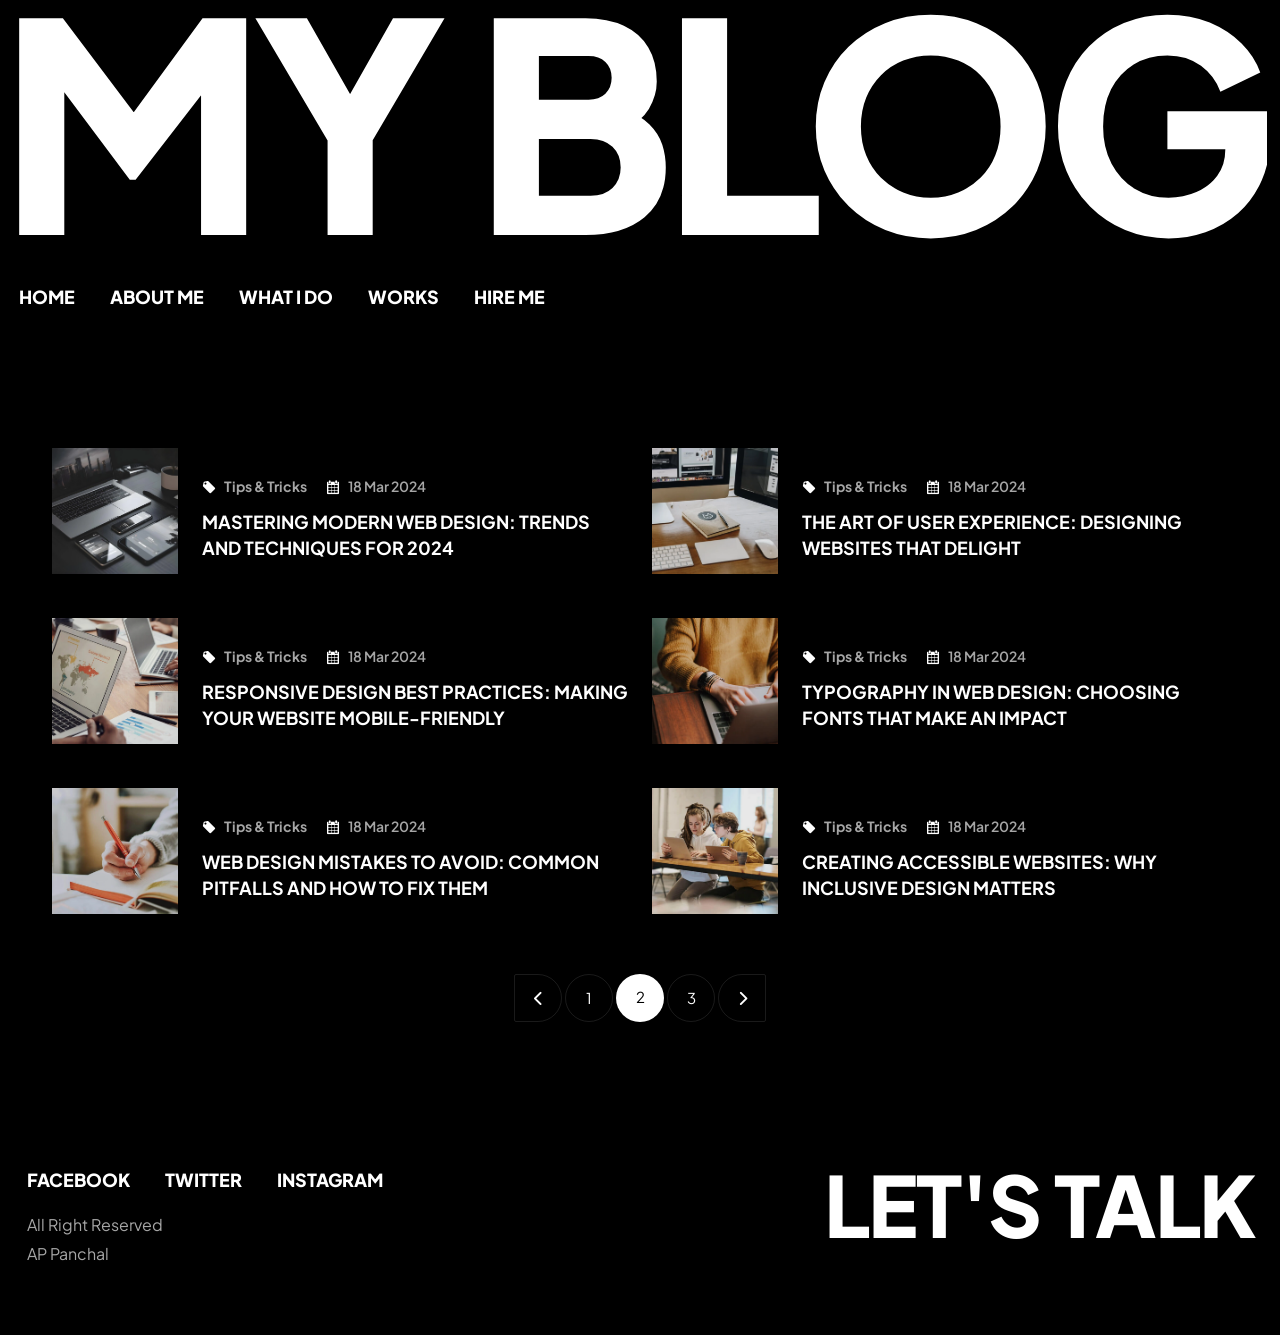
<file: blog.html>
<!DOCTYPE html>
<html lang="en">


<!-- Mirrored from www.madebydesignesia.com/themes/nathan/blog.html by HTTrack Website Copier/3.x [XR&CO'2014], Fri, 14 Jun 2024 09:43:42 GMT -->
<head>
    <title>Nathan — Personal Portfolio Website</title>
    <link rel="icon" href="images/favicon.ico" type="image/gif" sizes="16x16">
    <meta content="text/html;charset=utf-8" http-equiv="Content-Type">
    <meta content="width=device-width, initial-scale=1.0" name="viewport" >
    <meta content="Nathan — Personal Portfolio Website" name="description" >
    <meta content="" name="keywords" >
    <meta content="" name="author" >
    <!-- CSS Files
    ================================================== -->
    <link href="css/bootstrap.min.css" rel="stylesheet" type="text/css" id="bootstrap">
    <link href="css/plugins.css" rel="stylesheet" type="text/css" >
    <link href="css/style.css" rel="stylesheet" type="text/css" >
    <link href="css/coloring.css" rel="stylesheet" type="text/css" >
    <!-- color scheme -->
    <link id="colors" href="css/colors/scheme-01.css" rel="stylesheet" type="text/css" >

</head>

<body class="dark-scheme">
    <div id="wrapper">
        <div class="float-text show-on-scroll">
            <span><a href="#">Scroll to top</a></span>
        </div>
        <div class="scrollbar-v show-on-scroll"></div>
        
        <!-- page preloader begin -->
        <div id="de-loader"></div>
        <!-- page preloader close -->

        <!-- content begin -->
        <div class="section-dark no-bottom no-top" id="content">

            <div id="top"></div>

            <section class="no-top">

                <div class="text-fit-wrapper">
                    <h1 class="text-fit wow">My Blog</h1>
                    <div class="d-menu-1 wow" data-wow-delay=".3s">
                        <ul>
                            <li><a href="index.html">Home</a></li>
                            <li><a href="about.html">About Me</a></li>
                            <li><a href="services.html">What I Do</a></li>
                            <li><a href="works.html">Works</a></li>
                            <!-- <li class="active"><a href="blog.html">Blog</a></li> -->
                            <li><a href="contact.html">Hire Me</a></li>
                        </ul>
                    </div>
                </div>
            </section>

            <section class="no-top">
                <div class="container">
                    <div class="row g-5">
                        <div class="col-lg-12 wow fadeInUp" data-wow-delay=".3s">                            
                            <div class="row g-4">

                                <div class="col-lg-6">
                                    <div class="relative">
                                        <div class="row g-4 align-items-center">
                                            <div class="col-sm-3">
                                                <div class="post-image">
                                                    <img alt="" src="images/blog/1.webp" class="lazy">
                                                </div>
                                            </div>

                                            <div class="col-sm-9">
                                                <div class="mb-2">
                                                    <div class="d-inline fs-14 fw-bold me-3"><i class="icofont-tag text-white me-2"></i>Tips &amp; Tricks</div>
                                                    <div class="d-inline fs-14 fw-600"><i class="icofont-ui-calendar text-white me-2"></i>18 Mar 2024</div>
                                                </div>
                                                <h4><a href="blog-single.html">Mastering Modern Web Design: Trends and Techniques for 2024</a></h4>
                                            </div>
                                        </div>
                                    </div>
                                </div>

                                <div class="col-lg-6">
                                    <div class="relative">
                                        <div class="row g-4 align-items-center">
                                            <div class="col-sm-3">
                                                <div class="post-image">
                                                    <img alt="" src="images/blog/2.webp" class="lazy">
                                                </div>
                                            </div>

                                            <div class="col-sm-9">
                                                <div class="mb-2">
                                                    <div class="d-inline fs-14 fw-bold me-3"><i class="icofont-tag text-white me-2"></i>Tips &amp; Tricks</div>
                                                    <div class="d-inline fs-14 fw-600"><i class="icofont-ui-calendar text-white me-2"></i>18 Mar 2024</div>
                                                </div>
                                                <h4><a href="blog-single.html">The Art of User Experience: Designing Websites That Delight</a></h4>
                                            </div>
                                        </div>
                                    </div>
                                </div>

                                <div class="col-lg-6">
                                    <div class="relative">
                                        <div class="row g-4 align-items-center">
                                            <div class="col-sm-3">
                                                <div class="post-image">
                                                    <img alt="" src="images/blog/3.webp" class="lazy">
                                                </div>
                                            </div>

                                            <div class="col-sm-9">
                                                <div class="mb-2">
                                                    <div class="d-inline fs-14 fw-bold me-3"><i class="icofont-tag text-white me-2"></i>Tips &amp; Tricks</div>
                                                    <div class="d-inline fs-14 fw-600"><i class="icofont-ui-calendar text-white me-2"></i>18 Mar 2024</div>
                                                </div>
                                                <h4><a href="blog-single.html">Responsive Design Best Practices: Making Your Website Mobile-Friendly</a></h4>
                                            </div>
                                        </div>
                                    </div>
                                </div>

                                <div class="col-lg-6">
                                    <div class="relative">
                                        <div class="row g-4 align-items-center">
                                            <div class="col-sm-3">
                                                <div class="post-image">
                                                    <img alt="" src="images/blog/4.webp" class="lazy">
                                                </div>
                                            </div>

                                            <div class="col-sm-9">
                                                <div class="mb-2">
                                                    <div class="d-inline fs-14 fw-bold me-3"><i class="icofont-tag text-white me-2"></i>Tips &amp; Tricks</div>
                                                    <div class="d-inline fs-14 fw-600"><i class="icofont-ui-calendar text-white me-2"></i>18 Mar 2024</div>
                                                </div>
                                                <h4><a href="blog-single.html">Typography in Web Design: Choosing Fonts That Make an Impact</a></h4>
                                            </div>
                                        </div>
                                    </div>
                                </div>

                                <div class="col-lg-6">
                                    <div class="relative">
                                        <div class="row g-4 align-items-center">
                                            <div class="col-sm-3">
                                                <div class="post-image">
                                                    <img alt="" src="images/blog/5.webp" class="lazy">
                                                </div>
                                            </div>

                                            <div class="col-sm-9">
                                                <div class="mb-2">
                                                    <div class="d-inline fs-14 fw-bold me-3"><i class="icofont-tag text-white me-2"></i>Tips &amp; Tricks</div>
                                                    <div class="d-inline fs-14 fw-600"><i class="icofont-ui-calendar text-white me-2"></i>18 Mar 2024</div>
                                                </div>
                                                <h4><a href="blog-single.html">Web Design Mistakes to Avoid: Common Pitfalls and How to Fix Them</a></h4>
                                            </div>
                                        </div>
                                    </div>
                                </div>

                                <div class="col-lg-6">
                                    <div class="relative">
                                        <div class="row g-4 align-items-center">
                                            <div class="col-sm-3">
                                                <div class="post-image">
                                                    <img alt="" src="images/blog/6.webp" class="lazy">
                                                </div>
                                            </div>

                                            <div class="col-sm-9">
                                                <div class="mb-2">
                                                    <div class="d-inline fs-14 fw-bold me-3"><i class="icofont-tag text-white me-2"></i>Tips &amp; Tricks</div>
                                                    <div class="d-inline fs-14 fw-600"><i class="icofont-ui-calendar text-white me-2"></i>18 Mar 2024</div>
                                                </div>
                                                <h4><a href="blog-single.html">Creating Accessible Websites: Why Inclusive Design Matters</a></h4>
                                            </div>
                                        </div>
                                    </div>
                                </div>

                                <!-- pagination begin -->
                                <div class="col-lg-12 pt-3 text-center">
                                    <div class="d-inline-block">
                                        <nav aria-label="Page navigation example">
                                          <ul class="pagination">
                                            <li class="page-item">
                                              <a class="page-link" href="#" aria-label="Previous">
                                                <span aria-hidden="true"><i class="fa fa-chevron-left"></i></span>
                                              </a>
                                            </li>
                                            <li class="page-item"><a class="page-link" href="#">1</a></li>
                                            <li class="page-item active" aria-current="page"><a class="page-link" href="#">2</a></li>
                                            <li class="page-item"><a class="page-link" href="#">3</a></li>
                                            <li class="page-item">
                                              <a class="page-link" href="#" aria-label="Next">
                                                <span aria-hidden="true"><i class="fa fa-chevron-right"></i></span>
                                              </a>
                                            </li>
                                          </ul>
                                        </nav>
                                    </div>
                                </div>
                                <!-- pagination end -->
                                
                            </div> 
                        </div>                        
                    </div>
                </div>
            </section>

        </div>
        <!-- content close -->
        
        <!-- footer begin -->
        <footer>
            <div class="container-fluid">
                <div class="px-2">
                    <div class="row g-4 align-items-center">
                        <div class="col-lg-6">
                            <div class="d-menu-1 wow" data-wow-delay=".3s">
                                <ul>
                                    <li><a href="#">Facebook</a></li>
                                    <li><a href="#">Twitter</a></li>
                                    <li><a href="#">Instagram</a></li>
                                </ul>

                                <p class="no-bottom">All Right Reserved<br>AP Panchal</p>


                            </div>
                        </div>

                        <div class="col-lg-6 text-lg-end">
                            <a href="contact.html">
                                <h2 class="fs-84 fw-800 pe-3 shuffle wow fadeInLeft" data-wow-delay=".3s">Let's Talk</h2>
                            </a>
                        </div>
                    </div>
                </div>
            </div>
        </footer>
        <!-- footer close -->
    </div>

    
    
    <!-- Javascript Files
    ================================================== -->
    <script src="js/plugins.js"></script>
    <script src="js/designesia.js"></script>

</body>

<!-- Mirrored from www.madebydesignesia.com/themes/nathan/blog.html by HTTrack Website Copier/3.x [XR&CO'2014], Fri, 14 Jun 2024 09:43:42 GMT -->
</html>
</file>
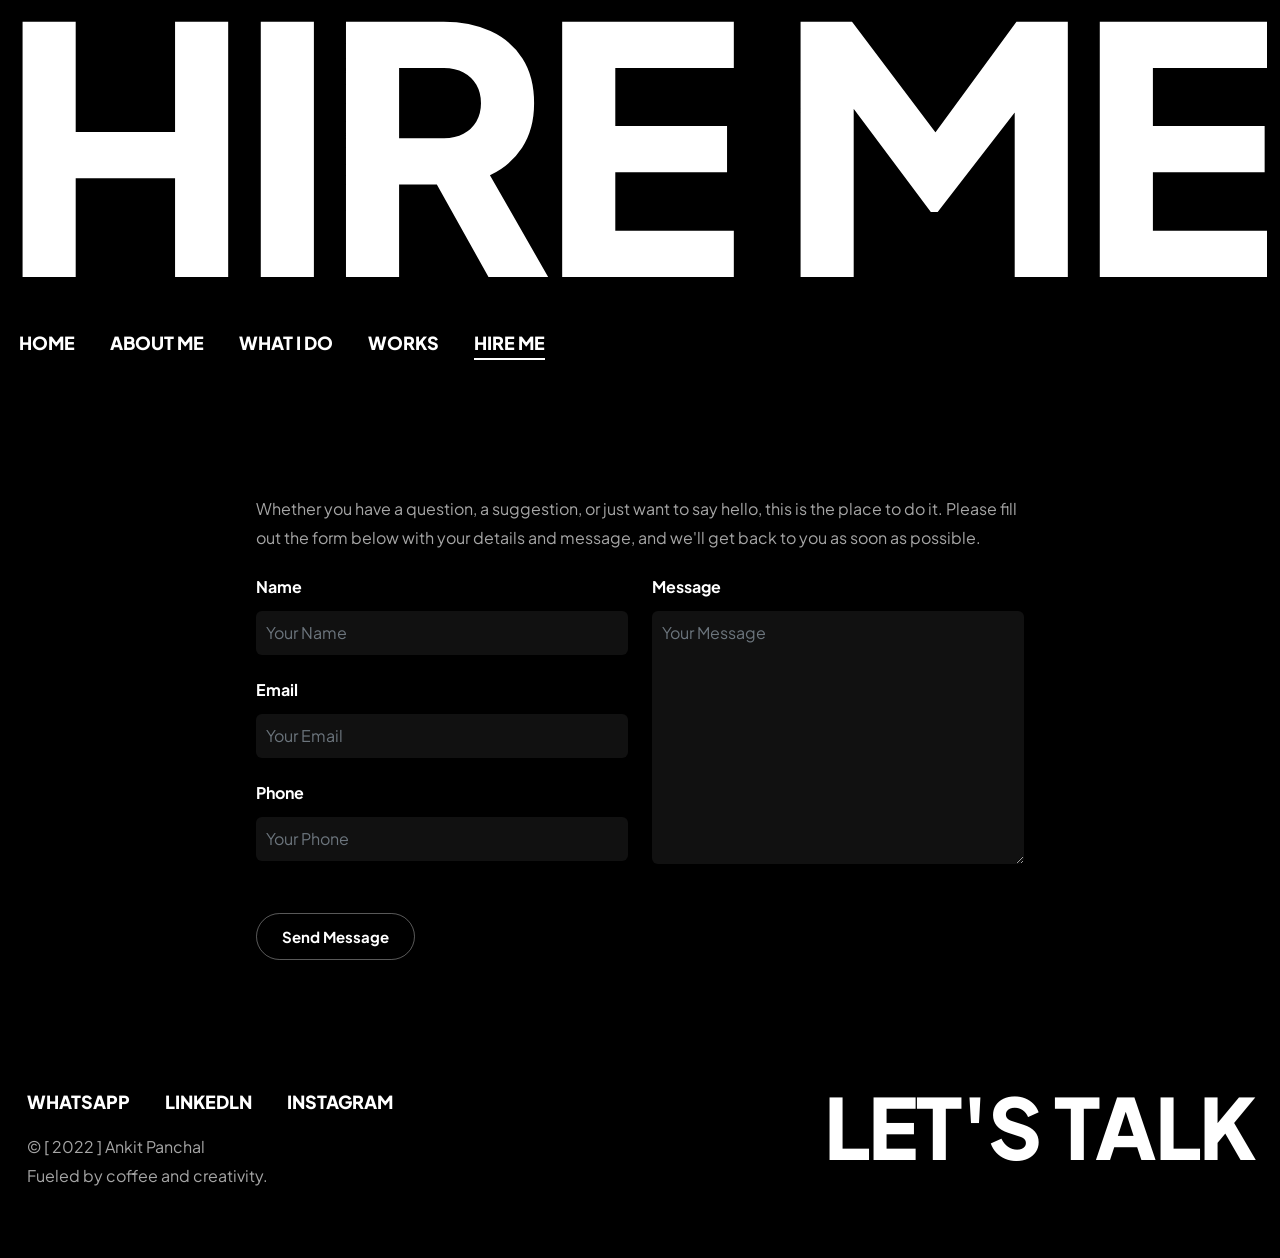
<file: contact.html>
<!DOCTYPE html>
<html lang="en">

<head>
    <title>Ankit Panchal | Contact Us</title>

    <!-- Favicon -->
    <link rel="icon" href="images/favicon_io/favicon.ico" type="image/x-icon">
    <link rel="icon" type="image/png" sizes="32x32" href="images/favicon_io/favicon-32x32.png">
    <link rel="icon" type="image/png" sizes="16x16" href="images/favicon_io/favicon-16x16.png">
    <link rel="apple-touch-icon" sizes="180x180" href="images/favicon_io/apple-touch-icon.png">
    <link rel="icon" type="image/png" sizes="192x192" href="images/favicon_io/android-chrome-192x192.png">
    <link rel="icon" type="image/png" sizes="512x512" href="images/favicon_io/android-chrome-512x512.png">
    <link rel="manifest" href="images/favicon_io/site.webmanifest">

    <meta content="text/html;charset=utf-8" http-equiv="Content-Type">
    <meta content="width=device-width, initial-scale=1.0" name="viewport">
    <meta content="Ankit Panchal" name="description">
    <meta name="keywords" content="Ankit Panchal">
    <meta name="author" content="Ankit Panchal">
    <!-- <meta content="" name="Ankit" > -->
    <meta name="google-site-verification" content="CWDQ19-YdFq0KAYJTudy1FnyMhjP4CBX1F_lZK-9e8k" />
    <!-- CSS Files
    ================================================== -->
    <link href="css/bootstrap.min.css" rel="stylesheet" type="text/css" id="bootstrap">
    <link href="css/plugins.css" rel="stylesheet" type="text/css">
    <link href="css/style.css" rel="stylesheet" type="text/css">
    <link href="css/coloring.css" rel="stylesheet" type="text/css">
    <!-- color scheme -->
    <link id="colors" href="css/colors/scheme-01.css" rel="stylesheet" type="text/css">
    <script src="https://code.jquery.com/jquery-3.6.0.min.js"></script>


</head>

<body class="dark-scheme">
    <div id="wrapper">
        <div class="float-text show-on-scroll">
            <span><a href="#">Scroll to top</a></span>
        </div>
        <div class="scrollbar-v show-on-scroll"></div>

        <!-- page preloader begin -->
        <div id="de-loader"></div>
        <!-- page preloader close -->

        <!-- content begin -->
        <div class="section-dark no-bottom no-top" id="content">

            <div id="top"></div>

            <section class="no-top">

                <div class="text-fit-wrapper">
                    <h1 class="text-fit wow">Hire Me</h1>
                    <div class="d-menu-1 wow" data-wow-delay=".3s">
                        <ul>
                            <li><a href="index.html">Home</a></li>
                            <li><a href="about.html">About Me</a></li>
                            <li><a href="services.html">What I Do</a></li>
                            <li><a href="works.html">Works</a></li>
                            <!-- <li><a href="blog.html">Blog</a></li> -->
                            <li class="active"><a href="contact.html">Hire Me</a></li>
                        </ul>
                    </div>
                </div>
            </section>

            <section class="no-top">
                <div class="container">
                    <div class="row g-4 gx-5">
                        <div class="col-lg-8 offset-lg-2 wow fadeInUp" data-wow-delay=".3s">
                            <p>Whether you have a question, a suggestion, or just want to say hello, this is the place to do it. Please fill out the form below with your details and message, and we'll get back to you as soon as possible.</p>


                            <form name="contactForm" id="contact_form" class="position-relative z1000" action="send_email.php" method="post">
                                <div class="row gx-4">
                                    <div class="col-lg-6 col-md-6 mb-3">
                                        <div class="field-set">
                                            <span class="d-label fw-bold">Name</span>
                                            <input type="text" name="Name" id="name" class="form-control no-border" placeholder="Your Name" required>
                                        </div>
                                        <div class="field-set">
                                            <span class="d-label fw-bold">Email</span>
                                            <input type="email" name="Email" id="email" class="form-control no-border" placeholder="Your Email" required>
                                        </div>
                                        <div class="field-set">
                                            <span class="d-label fw-bold">Phone</span>
                                            <input type="text" name="phone" id="phone" class="form-control no-border" placeholder="Your Phone" required>
                                        </div>
                                    </div>
                                    <div class="col-lg-6 col-md-6">
                                        <div class="field-set mb-3">
                                            <span class="d-label fw-bold">Message</span>
                                            <textarea name="message" id="message" class="form-control no-border" placeholder="Your Message" required></textarea>
                                        </div>
                                    </div>
                                </div>

                                <div id='submit' class="mt-3">
                                    <input type='submit' id='send_message' value='Send Message' class="btn-main btn-line">
                                </div>

                                <div id="success_message" class="mt-3 success" style="display:none;">
                                    Your message has been sent successfully. Refresh this page if you want to send more messages.
                                </div>
                                <div id="error_message" class="mt-3 error" style="display:none;">
                                    Sorry, there was an error sending your message.
                                </div>
                            </form>

                        </div>
                    </div>
                </div>
            </section>

        </div>
        <!-- content close -->

        <!-- footer begin -->
        <footer>
            <div class="container-fluid">
                <div class="px-2">
                    <div class="row g-4 align-items-center">
                        <div class="col-lg-6">
                            <div class="d-menu-1 wow" data-wow-delay=".3s">
                                <ul>
                                    <!-- <li><a href="#">Facebook</a></li> -->
                                    <li><a href="https://wa.me/919998221598?text=I%20am%20interested%20in%20your%20Portfolio%20for%20Job%20Regarding">WhatsApp</a></li>
                                    <li><a href="https://www.linkedin.com/in/ankit-panchal-b9b663206/" target="_blank">Linkedln</a></li>
                                    <li><a href="https://instagram.com/ap_panchal_1519?igshid=NGVhN2U2NjQ0Yg==">Instagram</a></li>
                                </ul>

                                <p class="no-bottom">© [ 2022 ] Ankit Panchal <br> Fueled by coffee and creativity.</p>

                            </div>
                        </div>

                        <div class="col-lg-6 text-lg-end">
                            <a href="contact.html">
                                <h2 class="fs-84 fw-800 pe-3 shuffle wow fadeInLeft" data-wow-delay=".3s">Let's Talk</h2>
                            </a>
                        </div>
                    </div>
                </div>
            </div>
        </footer>
        <!-- footer close -->
    </div>

    <!-- Javascript Files
    ================================================== -->
    <script src="js/plugins.js"></script>
    <script src="js/designesia.js"></script>
    <script src="form.js"></script>
    <script src="js/restriction.js"></script>

    <script>
        function validateForm() {
            var name = document.getElementById('name').value.trim();
            var email = document.getElementById('email').value.trim();
            var phone = document.getElementById('phone').value.trim();
            var message = document.getElementById('message').value.trim();

            if (name === '' || email === '' || phone === '' || message === '') {
                alert('Please fill in all fields.');
                return false;
            }

            var emailRegex = /^[^\s@]+@[^\s@]+\.[^\s@]+$/;
            if (!emailRegex.test(email)) {
                alert('Please enter a valid email address.');
                return false;
            }

            return true;
        }

        // Handle form submission
        $(document).ready(function() {
            $('#contact_form').submit(function(e) {
                e.preventDefault();

                if (!validateForm()) {
                    return;
                }

                $('#send_message').attr('disabled', true);

                $.ajax({
                    url: 'send_email.php',
                    type: 'POST',
                    data: $('#contact_form').serialize(),
                    dataType: 'json',
                    success: function(response) {
                        if (response.status === 'success') {
                            $('#success_message').show();
                            $('#error_message').hide();
                            $('#contact_form')[0].reset();
                        } else {
                            $('#error_message').text(response.message).show();
                            $('#success_message').hide();
                        }
                    },
                    error: function(xhr, status, error) {
                        console.error(xhr.responseText);
                        $('#error_message').text('Error occurred. Please try again later.').show();
                        $('#success_message').hide();
                    },
                    complete: function() {
                        $('#send_message').attr('disabled', false);
                    }
                });
            });
        });
    </script>

</body>

</html>
</file>
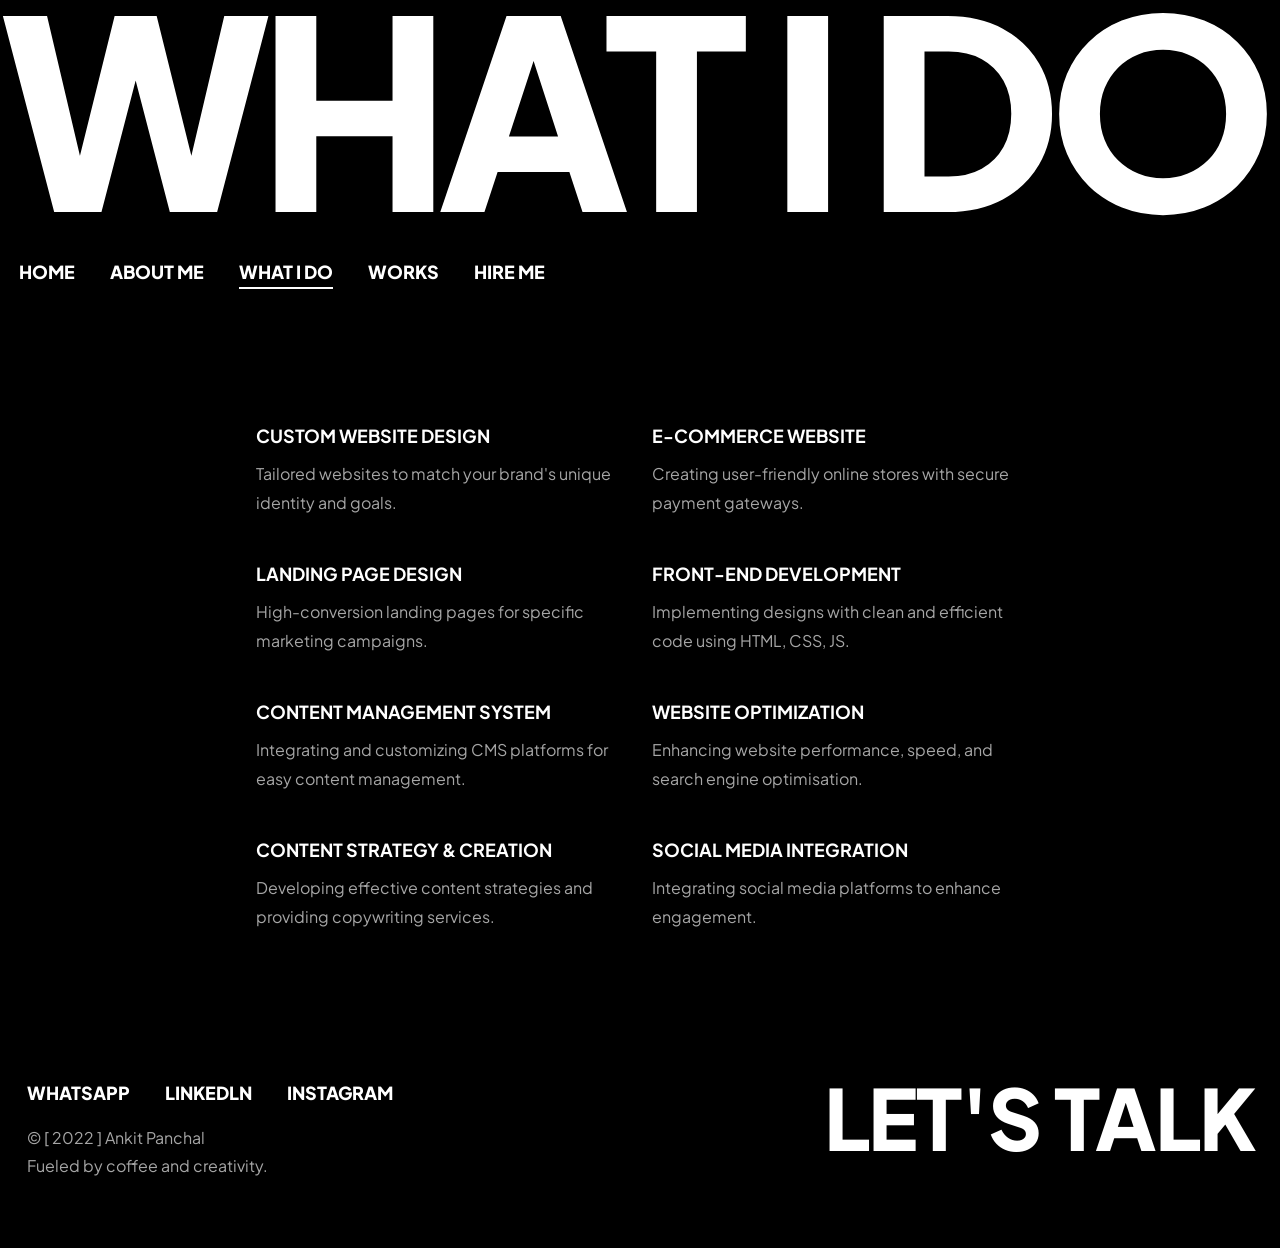
<file: services.html>
<!DOCTYPE html>
<html lang="en">


<head>
    <title>Ankit Panchal | Services</title>

    <!-- Favicon -->
    <link rel="icon" href="images/favicon_io/favicon.ico" type="image/x-icon">
    <link rel="icon" type="image/png" sizes="32x32" href="images/favicon_io/favicon-32x32.png">
    <link rel="icon" type="image/png" sizes="16x16" href="images/favicon_io/favicon-16x16.png">
    <link rel="apple-touch-icon" sizes="180x180" href="images/favicon_io/apple-touch-icon.png">
    <link rel="icon" type="image/png" sizes="192x192" href="images/favicon_io/android-chrome-192x192.png">
    <link rel="icon" type="image/png" sizes="512x512" href="images/favicon_io/android-chrome-512x512.png">
    <link rel="manifest" href="images/favicon_io/site.webmanifest">

    <meta content="text/html;charset=utf-8" http-equiv="Content-Type">
    <meta content="width=device-width, initial-scale=1.0" name="viewport" >
    <meta content="Ankit Panchal" name="description" >
    <meta name="keywords" content="Ankit Panchal">
    <meta name="author" content="Ankit Panchal">
    <!-- <meta content="" name="Ankit" > -->
    <meta name="google-site-verification" content="CWDQ19-YdFq0KAYJTudy1FnyMhjP4CBX1F_lZK-9e8k" />
    <!-- CSS Files
    ================================================== -->
    <link href="css/bootstrap.min.css" rel="stylesheet" type="text/css" id="bootstrap">
    <link href="css/plugins.css" rel="stylesheet" type="text/css" >
    <link href="css/style.css" rel="stylesheet" type="text/css" >
    <link href="css/coloring.css" rel="stylesheet" type="text/css" >
    <!-- color scheme -->
    <link id="colors" href="css/colors/scheme-01.css" rel="stylesheet" type="text/css" >

</head>

<body class="dark-scheme">
    <div id="wrapper">
        <div class="float-text show-on-scroll">
            <span><a href="#">Scroll to top</a></span>
        </div>
        <div class="scrollbar-v show-on-scroll"></div>
        
        <!-- page preloader begin -->
        <div id="de-loader"></div>
        <!-- page preloader close -->

        <!-- content begin -->
        <div class="section-dark no-bottom no-top" id="content">

            <div id="top"></div>

            <section class="no-top">

                <div class="text-fit-wrapper">
                    <h1 class="text-fit wow">What I Do</h1>
                    <div class="d-menu-1 wow" data-wow-delay=".3s">
                        <ul>
                            <li><a href="index.html">Home</a></li>
                            <li><a href="about.html">About Me</a></li>
                            <li class="active"><a href="services.html">What I Do</a></li>
                            <li><a href="works.html">Works</a></li>
                            <!-- <li><a href="blog.html">Blog</a></li> -->
                            <li><a href="contact.html">Hire Me</a></li>
                        </ul>
                    </div>
                </div>
            </section>

            <section class="no-top">
                <div class="container">
                    <div class="row g-5">
                        <div class="col-lg-8 offset-lg-2">                            
                            <div class="row g-4">
                                <div class="col-lg-6 col-sm-6 wow fadeInUp" data-wow-delay=".3s">
                                    <div class="relative">
                                        <h4>Custom Website Design</h4>
                                        <p>Tailored websites to match your brand's unique identity and goals.</p>
                                    </div>
                                </div>

                                <div class="col-lg-6 col-sm-6 wow fadeInUp" data-wow-delay=".3s">
                                    <div class="relative">
                                        <h4>E-commerce Website</h4>
                                        <p>Creating user-friendly online stores with secure payment gateways.</p>
                                    </div>
                                </div>

                                <div class="col-lg-6 col-sm-6 wow fadeInUp" data-wow-delay=".3s">
                                    <div class="relative">
                                        <h4>Landing Page Design</h4>
                                        <p>High-conversion landing pages for specific marketing campaigns.</p>
                                    </div>
                                </div>

                                <div class="col-lg-6 col-sm-6 wow fadeInUp" data-wow-delay=".3s">
                                    <div class="relative">
                                        <h4>Front-end Development</h4>
                                        <p>Implementing designs with clean and efficient code using HTML, CSS, JS.</p>
                                    </div>
                                </div>

                                <!-- <div class="col-lg-6 col-sm-6 wow fadeInUp" data-wow-delay=".3s">
                                    <div class="relative">
                                        <h4>Back-end Development</h4>
                                        <p>Building robust back-end systems using technologies like PHP and databases.</p>
                                    </div>
                                </div> -->

                                <div class="col-lg-6 col-sm-6 wow fadeInUp" data-wow-delay=".3s">
                                    <div class="relative">
                                        <h4>Content Management System</h4>
                                        <p>Integrating and customizing CMS platforms for easy content management.</p>
                                    </div>
                                </div>

                                <div class="col-lg-6 col-sm-6 wow fadeInUp" data-wow-delay=".3s">
                                    <div class="relative">
                                        <h4>Website Optimization</h4>
                                        <p>Enhancing website performance, speed, and search engine optimisation.</p>
                                    </div>
                                </div>

                                <!-- <div class="col-lg-6 col-sm-6 wow fadeInUp" data-wow-delay=".3s">
                                    <div class="relative">
                                        <h4>Website Audits</h4>
                                        <p>Conducting audits to identify areas for improvement in design and performance.</p>
                                    </div>
                                </div> -->

                                <div class="col-lg-6 col-sm-6 wow fadeInUp" data-wow-delay=".3s">
                                    <div class="relative">
                                        <h4>Content Strategy &amp; Creation</h4>
                                        <p>Developing effective content strategies and providing copywriting services.</p>
                                    </div>
                                </div>

                                <div class="col-lg-6 col-sm-6 wow fadeInUp" data-wow-delay=".3s">
                                    <div class="relative">
                                        <h4>Social Media Integration</h4>
                                        <p>Integrating social media platforms to enhance engagement.</p>
                                    </div>
                                </div>

                                
                            </div> 
                        </div>
                    </div>
                </div>
            </section>

        </div>
        <!-- content close -->
        
        <!-- footer begin -->
        <footer>
            <div class="container-fluid">
                <div class="px-2">
                    <div class="row g-4 align-items-center">
                        <div class="col-lg-6">
                            <div class="d-menu-1 wow" data-wow-delay=".3s">
                                <ul>
                                    <!-- <li><a href="#">Facebook</a></li> -->
                                   <li><a href="https://wa.me/919998221598?text=I%20am%20interested%20in%20your%20Portfolio%20for%20Job%20Regarding">WhatsApp</a></li>
                                    <li><a href="https://www.linkedin.com/in/ankit-panchal-b9b663206/" target="_blank">Linkedln</a></li>
                                    <li><a href="https://instagram.com/ap_panchal_1519?igshid=NGVhN2U2NjQ0Yg==">Instagram</a></li>
                                </ul>

                                <p class="no-bottom">© [ 2022 ] Ankit Panchal <br> Fueled by coffee and creativity.</p>

                            </div>
                        </div>

                        <div class="col-lg-6 text-lg-end">
                            <a href="contact.html">
                                <h2 class="fs-84 fw-800 pe-3 shuffle wow fadeInLeft" data-wow-delay=".3s">Let's Talk</h2>
                            </a>
                        </div>
                    </div>
                </div>
            </div>
        </footer>
        <!-- footer close -->
    </div>

    
    
    <!-- Javascript Files
    ================================================== -->
    <script src="js/plugins.js"></script>
    <script src="js/designesia.js"></script>
    <script src="js/restriction.js"></script>

</body>

</html>
</file>
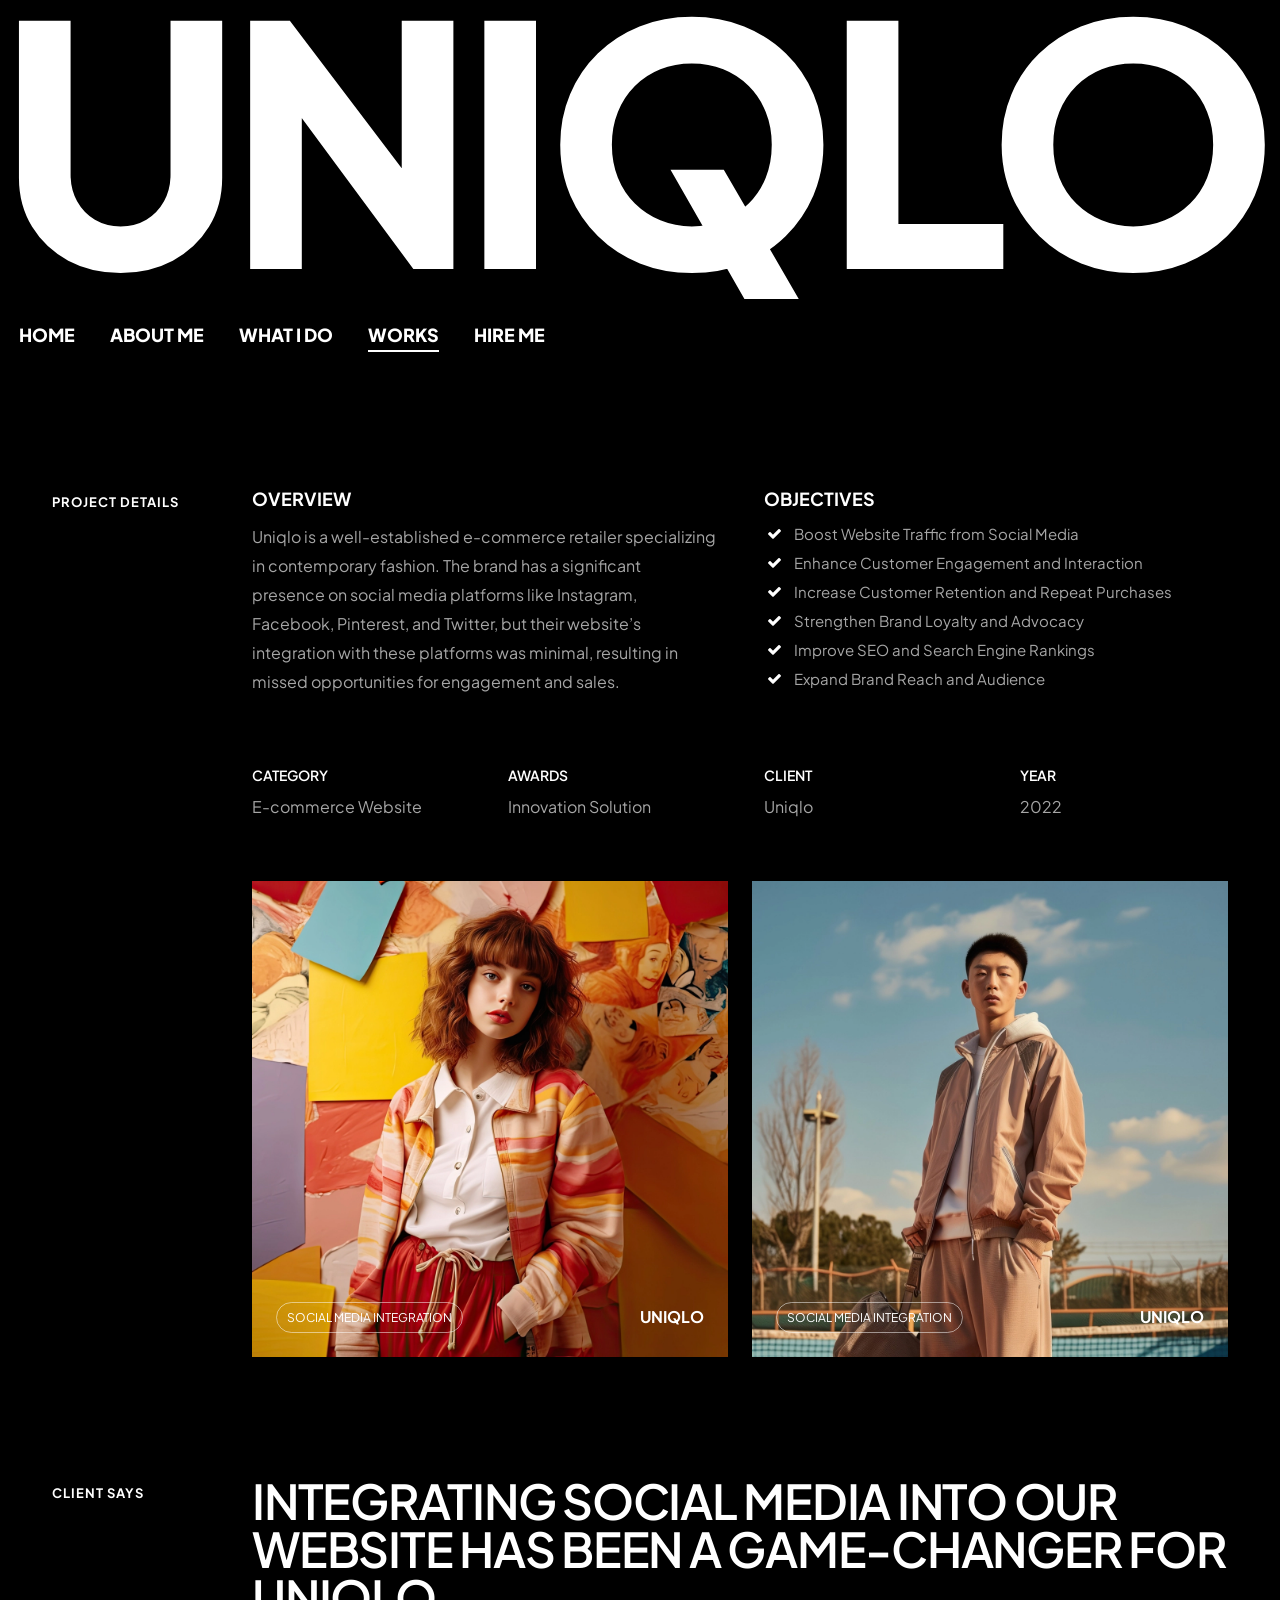
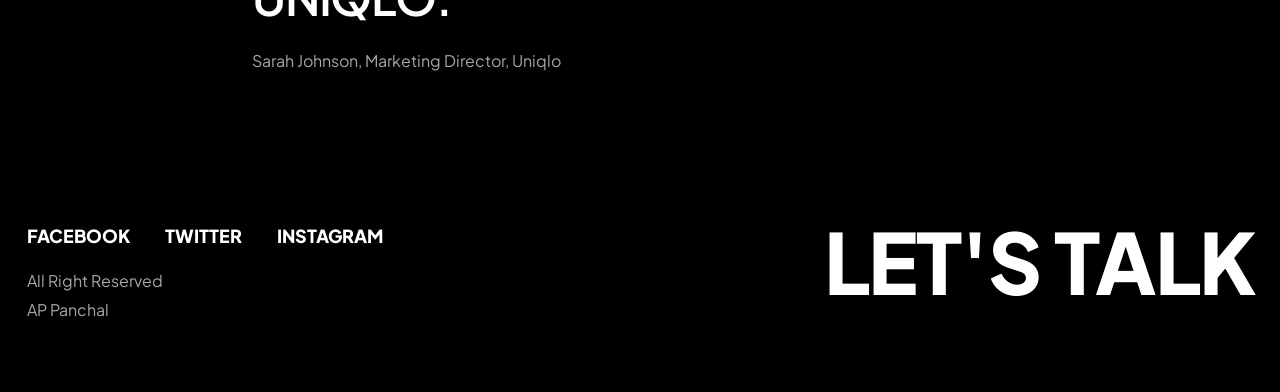
<file: work-single.html>
<!DOCTYPE html>
<html lang="en">


<!-- Mirrored from www.madebydesignesia.com/themes/nathan/work-single.html by HTTrack Website Copier/3.x [XR&CO'2014], Fri, 14 Jun 2024 09:43:43 GMT -->
<head>
    <title>Nathan — Personal Portfolio Website</title>
    <link rel="icon" href="images/favicon.ico" type="image/gif" sizes="16x16">
    <meta content="text/html;charset=utf-8" http-equiv="Content-Type">
    <meta content="width=device-width, initial-scale=1.0" name="viewport" >
    <meta content="Nathan — Personal Portfolio Website" name="description" >
    <meta content="" name="keywords" >
    <meta content="" name="author" >
    <!-- CSS Files
    ================================================== -->
    <link href="css/bootstrap.min.css" rel="stylesheet" type="text/css" id="bootstrap">
    <link href="css/plugins.css" rel="stylesheet" type="text/css" >
    <link href="css/style.css" rel="stylesheet" type="text/css" >
    <link href="css/coloring.css" rel="stylesheet" type="text/css" >
    <!-- color scheme -->
    <link id="colors" href="css/colors/scheme-01.css" rel="stylesheet" type="text/css" >

</head>

<body class="dark-scheme">
    <div id="wrapper">
        <div class="float-text show-on-scroll">
            <span><a href="#">Scroll to top</a></span>
        </div>
        <div class="scrollbar-v show-on-scroll"></div>
        
        <!-- page preloader begin -->
        <div id="de-loader"></div>
        <!-- page preloader close -->

        <!-- content begin -->
        <div class="section-dark no-bottom no-top" id="content">

            <div id="top"></div>

            <section class="no-top">

                <div class="text-fit-wrapper">
                    <h1 class="text-fit wow">UNIQLO</h1>
                    <div class="d-menu-1 wow" data-wow-delay=".3s">
                        <ul>
                            <li><a href="index.html">Home</a></li>
                            <li><a href="about.html">About Me</a></li>
                            <li><a href="services.html">What I Do</a></li>
                            <li class="active"><a href="works.html">Works</a></li>
                            <!-- <li><a href="blog.html">Blog</a></li> -->
                            <li><a href="contact.html">Hire Me</a></li>
                        </ul>
                    </div>
                </div>
            </section>

            <section class="no-top">
                <div class="container">
                    <div class="row g-4">
                        <div class="col-lg-2">
                            <div class="subtitle wow fadeInUp" data-wow-delay=".3s">Project Details</div>
                        </div>

                        <div class="col-lg-10">
                            <div class="row">
                                <div class="col-lg-12">                            
                                    <div class="row g-4 gx-5 wow fadeInUp" data-wow-delay=".5s">
                                        <div class="col-sm-6">
                                            <h4>Overview</h4>
                                            <p class="no-bottom">Uniqlo is a well-established e-commerce retailer specializing in contemporary fashion. The brand has a significant presence on social media platforms like Instagram, Facebook, Pinterest, and Twitter, but their website’s integration with these platforms was minimal, resulting in missed opportunities for engagement and sales.</p>
                                        </div>

                                        <div class="col-sm-6">
                                            <h4>Objectives</h4>
                                            <ul class="ul-style-2">
                                                <li>Boost Website Traffic from Social Media</li>
                                                <li>Enhance Customer Engagement and Interaction</li>
                                                <li>Increase Customer Retention and Repeat Purchases</li>
                                                <li>Strengthen Brand Loyalty and Advocacy</li>
                                                <li>Improve SEO and Search Engine Rankings</li>
                                                <li>Expand Brand Reach and Audience</li>
                                            </ul>
                                        </div>
                                    </div>

                                    <div class="spacer-double"></div>

                                    <div class="row g-4 gx-5 wow fadeInUp" data-wow-delay=".6s">
                                        <div class="col-lg-3 col-sm-2">
                                            <h6>Category</h6>
                                            E-commerce Website
                                        </div>

                                        <div class="col-lg-3 col-sm-2">
                                            <h6>Awards</h6>
                                            Innovation Solution
                                        </div>

                                        <div class="col-lg-3 col-sm-2">
                                            <h6>Client</h6>
                                            Uniqlo
                                        </div>

                                        <div class="col-lg-3 col-sm-2">
                                            <h6>Year</h6>
                                            2022
                                        </div>
                                    </div>

                                    <div class="spacer-double"></div>

                                    <div class="row g-4 wow fadeInUp" data-wow-delay=".7s">
                                        <div class="col-lg-6">
                                            <div class="hover relative overflow-hidden text-light">  
                                              <a href="images/work-single/1.webp" class="image-popup overflow-hidden d-block relative">
                                                <img src="images/work-single/1.webp" class="img-fluid hover-scale-1-2" alt="">
                                                <div class="absolute bottom-0 w-100 p-4 d-flex text-white justify-content-between">
                                                    <div class="d-tag-s2">Social Media Integration</div>
                                                    <div class="fw-bold text-uppercase">Uniqlo</div>
                                                </div>
                                              </a>
                                            </div>
                                        </div>
                                        
                                        <div class="col-lg-6">
                                            <div class="hover relative overflow-hidden text-light">  
                                              <a href="images/work-single/2.webp" class="image-popup overflow-hidden d-block relative">
                                                <img src="images/work-single/2.webp" class="img-fluid hover-scale-1-2" alt="">
                                                <div class="absolute bottom-0 w-100 p-4 d-flex text-white justify-content-between">
                                                    <div class="d-tag-s2">Social Media Integration</div>
                                                    <div class="fw-bold text-uppercase">Uniqlo</div>
                                                </div>
                                              </a>
                                            </div>
                                        </div>
                                    </div>

                                </div>                        
                            </div>
                        </div>
                    </div>
                </div>
            </section>

            <section class="no-top">
                <div class="container">
                    <div class="row">
                        <div class="col-lg-2">
                            <div class="subtitle wow fadeInUp" data-wow-delay=".3s">Client Says</div>
                        </div>
                        <div class="col-lg-10 wow fadeInUp" data-wow-delay=".4s">                            
                            <h2 class="lh-1">Integrating social media into our website has been a game-changer for Uniqlo.</h2>
                            
                            <p>Sarah Johnson, Marketing Director, Uniqlo</p>
                        </div>
                    </div>
                </div>
            </section>

        </div>
        <!-- content close -->
        
        <!-- footer begin -->
        <footer>
            <div class="container-fluid">
                <div class="px-2">
                    <div class="row g-4 align-items-center">
                        <div class="col-lg-6">
                            <div class="d-menu-1 wow" data-wow-delay=".3s">
                                <ul>
                                    <li><a href="#">Facebook</a></li>
                                    <li><a href="#">Twitter</a></li>
                                    <li><a href="#">Instagram</a></li>
                                </ul>

                                <p class="no-bottom">All Right Reserved<br>AP Panchal</p>


                            </div>
                        </div>

                        <div class="col-lg-6 text-lg-end">
                            <a href="contact.html">
                                <h2 class="fs-84 fw-800 pe-3 shuffle wow fadeInLeft" data-wow-delay=".3s">Let's Talk</h2>
                            </a>
                        </div>
                    </div>
                </div>
            </div>
        </footer>
        <!-- footer close -->
    </div>

    
    
    <!-- Javascript Files
    ================================================== -->
    <script src="js/plugins.js"></script>
    <script src="js/designesia.js"></script>

</body>

<!-- Mirrored from www.madebydesignesia.com/themes/nathan/work-single.html by HTTrack Website Copier/3.x [XR&CO'2014], Fri, 14 Jun 2024 09:43:44 GMT -->
</html>
</file>
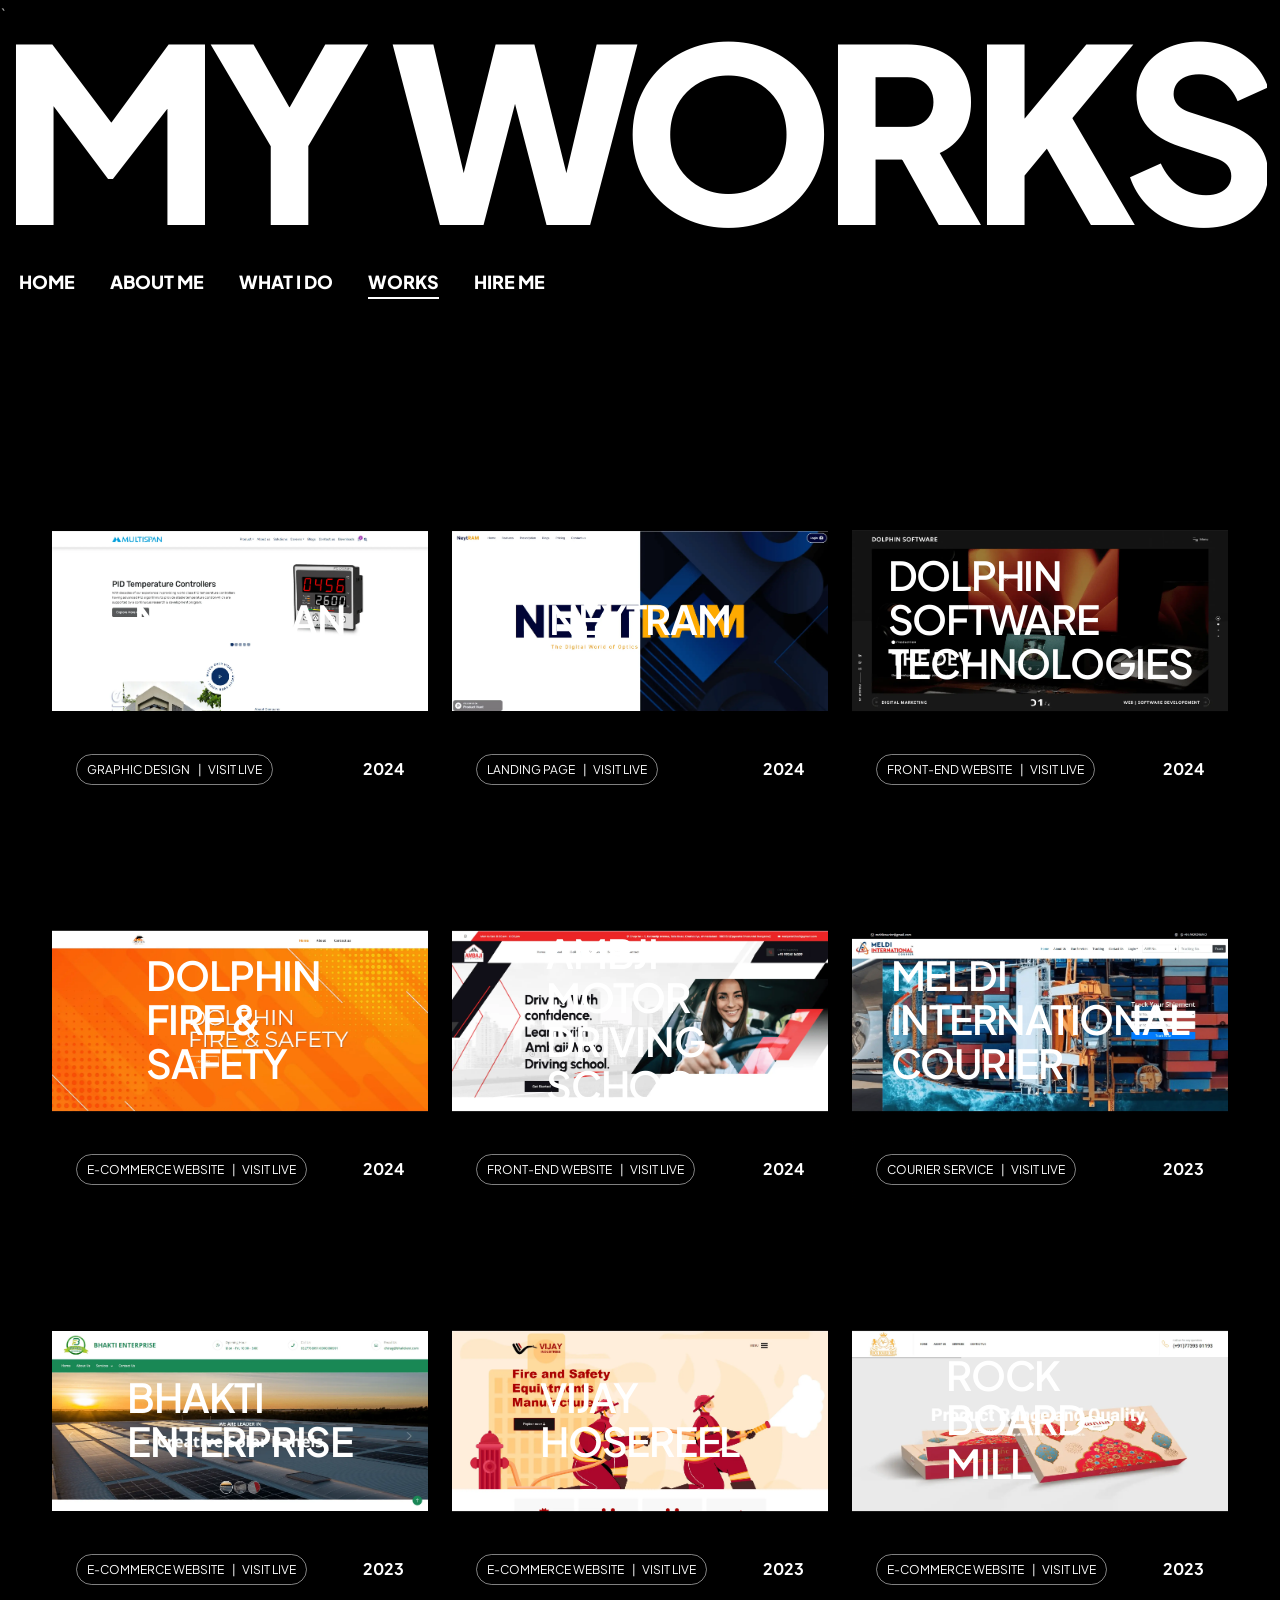
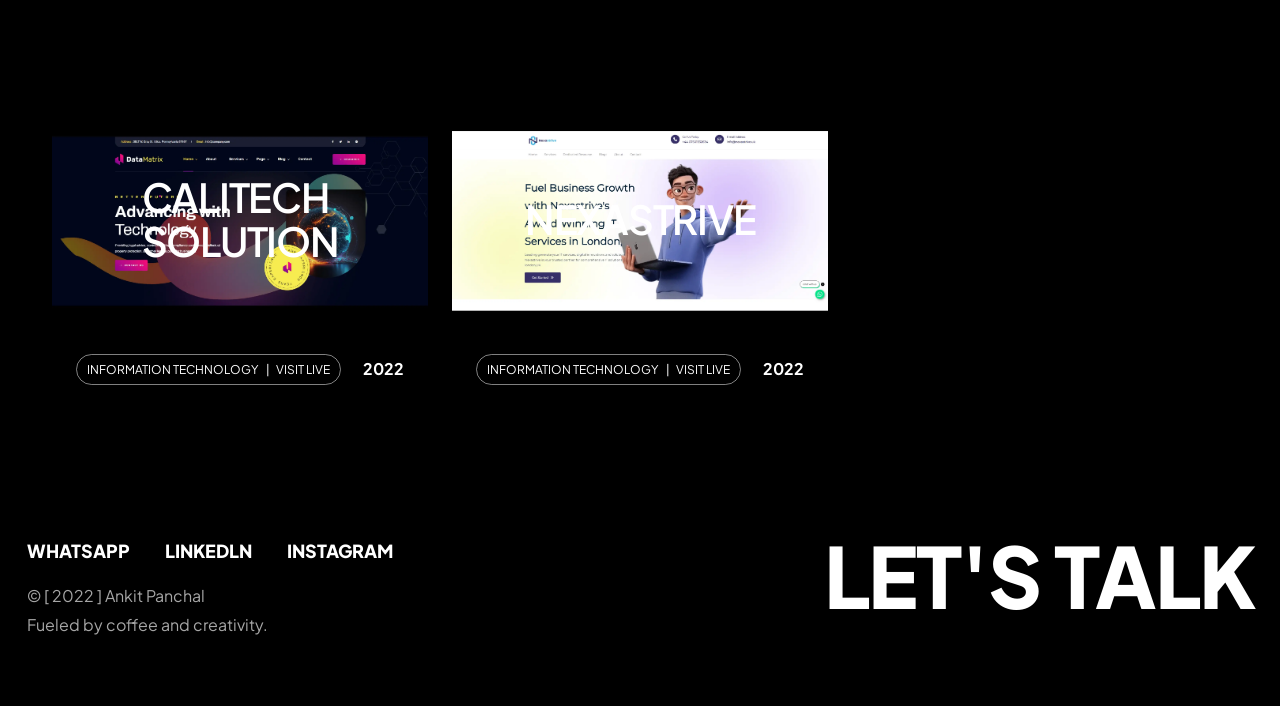
<file: works.html>
<!DOCTYPE html>
<html lang="en">

<head>
    <title>Ankit Panchal | Works</title>

    <!-- Favicon -->
    <link rel="icon" href="images/favicon_io/favicon.ico" type="image/x-icon">
    <link rel="icon" type="image/png" sizes="32x32" href="images/favicon_io/favicon-32x32.png">
    <link rel="icon" type="image/png" sizes="16x16" href="images/favicon_io/favicon-16x16.png">
    <link rel="apple-touch-icon" sizes="180x180" href="images/favicon_io/apple-touch-icon.png">
    <link rel="icon" type="image/png" sizes="192x192" href="images/favicon_io/android-chrome-192x192.png">
    <link rel="icon" type="image/png" sizes="512x512" href="images/favicon_io/android-chrome-512x512.png">
    <link rel="manifest" href="images/favicon_io/site.webmanifest">

    <meta content="text/html;charset=utf-8" http-equiv="Content-Type">
    <meta content="width=device-width, initial-scale=1.0" name="viewport" >
    <meta content="Ankit Panchal" name="description" >
    <meta name="keywords" content="Ankit Panchal">
    <meta name="author" content="Ankit Panchal">
    <!-- <meta content="" name="Ankit Panchal" > -->
    <!-- <meta content="" name="Ankit" > -->
    <meta name="google-site-verification" content="CWDQ19-YdFq0KAYJTudy1FnyMhjP4CBX1F_lZK-9e8k" />
    <!-- CSS Files
    ================================================== -->`
    <link href="css/bootstrap.min.css" rel="stylesheet" type="text/css" id="bootstrap">
    <link href="css/plugins.css" rel="stylesheet" type="text/css" >
    <link href="css/style.css" rel="stylesheet" type="text/css" >
    <link href="css/coloring.css" rel="stylesheet" type="text/css" >
    <!-- color scheme -->
    <link id="colors" href="css/colors/scheme-01.css" rel="stylesheet" type="text/css" >

</head>

<body class="dark-scheme">
    <div id="wrapper">
        <div class="float-text show-on-scroll">
            <span><a href="#">Scroll to top</a></span>
        </div>
        <div class="scrollbar-v show-on-scroll"></div>
        
        <!-- page preloader begin -->
        <div id="de-loader"></div>
        <!-- page preloader close -->

        <!-- content begin -->
        <div class="section-dark no-bottom no-top" id="content">

            <div id="top"></div>

            <section class="no-top">

                <div class="text-fit-wrapper">
                    <h1 class="text-fit wow">My Works</h1>
                    <div class="d-menu-1 wow" data-wow-delay=".3s">
                        <ul>
                            <li><a href="index.html">Home</a></li>
                            <li><a href="about.html">About Me</a></li>
                            <li><a href="services.html">What I Do</a></li>
                            <li class="active"><a href="works.html">Works</a></li>
                            <!-- <li><a href="blog.html">Blog</a></li> -->
                            <li><a href="contact.html">Hire Me</a></li>
                        </ul>
                    </div>
                </div>
            </section>

            <section class="no-top">
                <div class="container">
                    <div class="row g-4 wow fadeInUp" data-wow-delay=".3s">

                        <div class="col-lg-4">
                            <div class="hover relative overflow-hidden text-light">  
                              <a href="https://www.figma.com/design/A3pkbq2Q85fcGqM8QIxRYC/Multispan-website?node-id=0-1&t=tCoSsydhK3XLGGuv-1" target="_blank" class="overflow-hidden d-block relative">
                                <h2 class="fs-40 abs-centered z-index-1 hover-op-0">Multispan</h2>
                                <img src="images/projects/Multispan.webp" class="img-fluid hover-scale-1-2" alt="">

                                <div class="absolute bottom-0 w-100 p-4 d-flex text-white justify-content-between">
                                    <div class="d-tag-s2">Graphic Design &nbsp;&nbsp;&nbsp;| &nbsp;&nbsp;VISIT LIVE</div>
                                    <div class="fw-bold">2024</div>
                                </div>
                              </a>
                            </div>
                        </div>

                        <div class="col-lg-4">
                            <div class="hover relative overflow-hidden text-light">  
                              <a href="https://www.neytram.in/home" target="_blank" class="overflow-hidden d-block relative">
                                <h2 class="fs-40 abs-centered z-index-1 hover-op-0">NEYTRAM</h2>
                                <img src="images/projects/Neytram.webp" class="img-fluid hover-scale-1-2" alt="">

                                <div class="absolute bottom-0 w-100 p-4 d-flex text-white justify-content-between">
                                    <div class="d-tag-s2">LANDING PAGE &nbsp;&nbsp;&nbsp;| &nbsp;&nbsp;VISIT LIVE</div>
                                    <div class="fw-bold">2024</div>
                                </div>
                              </a>
                            </div>
                        </div>

                        <div class="col-lg-4">
                            <div class="hover relative overflow-hidden text-light">  
                              <a href="https://dolphinsoftwaretechnologies.com/" target="_blank" class="overflow-hidden d-block relative">
                                <h2 class="fs-40 abs-centered z-index-1 hover-op-0">Dolphin Software Technologies</h2>
                                <img src="images/projects/DolphinSoftwaretechnologies.webp" class="img-fluid hover-scale-1-2" alt="">

                                <div class="absolute bottom-0 w-100 p-4 d-flex text-white justify-content-between">
                                    <div class="d-tag-s2">FRONT-END WEBSITE &nbsp;&nbsp;&nbsp;| &nbsp;&nbsp;VISIT LIVE</div>
                                    <div class="fw-bold">2024</div>
                                </div>
                              </a>
                            </div>
                        </div>
                        
                        <div class="col-lg-4">
                            <div class="hover relative overflow-hidden text-light">  
                              <a href="https://dolphinfireandsafety.com/" target="_blank" class="overflow-hidden d-block relative">
                                <h2 class="fs-40 abs-centered z-index-1 hover-op-0">Dolphin Fire & Safety</h2>
                                <img src="images/projects/DolphinFire&Safety.webp" class="img-fluid hover-scale-1-2" alt="">

                                <div class="absolute bottom-0 w-100 p-4 d-flex text-white justify-content-between">
                                    <div class="d-tag-s2">E-COMMERCE WEBSITE  &nbsp;&nbsp;&nbsp;| &nbsp;&nbsp;VISIT LIVE</div>
                                    <div class="fw-bold">2024</div>
                                </div>
                              </a>
                            </div>
                        </div>

                        <div class="col-lg-4">
                            <div class="hover relative overflow-hidden text-light">  
                              <a href="https://ambajimotordrivingschool.com/" target="_blank" class="overflow-hidden d-block relative">
                                <h2 class="fs-40 abs-centered z-index-1 hover-op-0">Ambji Motor Driving School</h2>
                                <img src="images/projects/AmbajiMotordrivingschool.webp" class="img-fluid hover-scale-1-2" alt="">

                                <div class="absolute bottom-0 w-100 p-4 d-flex text-white justify-content-between">
                                    <div class="d-tag-s2">FRONT-END WEBSITE  &nbsp;&nbsp;&nbsp;| &nbsp;&nbsp;VISIT LIVE</div>
                                    <div class="fw-bold">2024</div>
                                </div>
                              </a>
                            </div>
                        </div>

                        <!-- <div class="col-lg-4">
                            <div class="hover relative overflow-hidden text-light">  
                              <a href="work-single.html" class="overflow-hidden d-block relative">
                                <h2 class="fs-40 abs-centered z-index-1 hover-op-0">Nail Art</h2>
                                <img src="images/projects/AmbajiMotordrivingschool.webp" class="img-fluid hover-scale-1-2" alt="">

                                <div class="absolute bottom-0 w-100 p-4 d-flex text-white justify-content-between">
                                    <div class="d-tag-s2">FRONT-END WEBSITE</div>
                                    <div class="fw-bold">2024</div>
                                </div>
                              </a>
                            </div>
                        </div> -->

                        <div class="col-lg-4">
                            <div class="hover relative overflow-hidden text-light">  
                              <a href="https://meldiinternationalcourier.com/" target="_blank" class="overflow-hidden d-block relative">
                                <h2 class="fs-40 abs-centered z-index-1 hover-op-0">Meldi International Courier</h2>
                                <img src="images/projects/MeldiInternational.webp" class="img-fluid hover-scale-1-2" alt="">

                                <div class="absolute bottom-0 w-100 p-4 d-flex text-white justify-content-between">
                                    <div class="d-tag-s2">COURIER SERVICE &nbsp;&nbsp;&nbsp;| &nbsp;&nbsp;VISIT LIVE</div>
                                    <div class="fw-bold">2023</div>
                                </div>
                              </a>
                            </div>
                        </div>

                        <div class="col-lg-4">
                            <div class="hover relative overflow-hidden text-light">  
                              <a href="https://bhaktient.com/index.html" target="_blank" class="overflow-hidden d-block relative">
                                <h2 class="fs-40 abs-centered z-index-1 hover-op-0">Bhakti Enterprise</h2>
                                <img src="images/projects/BhaktiEnterPrise.webp" class="img-fluid hover-scale-1-2" alt="">

                                <div class="absolute bottom-0 w-100 p-4 d-flex text-white justify-content-between">
                                    <div class="d-tag-s2">E-COMMERCE WEBSITE  &nbsp;&nbsp;&nbsp;| &nbsp;&nbsp;VISIT LIVE</div>
                                    <div class="fw-bold">2023</div>
                                </div>
                              </a>
                            </div>
                        </div>
                        
                        <div class="col-lg-4">
                            <div class="hover relative overflow-hidden text-light">  
                              <a href="https://firehosereel.in/" target="_blank" class="overflow-hidden d-block relative">
                                <h2 class="fs-40 abs-centered z-index-1 hover-op-0">Vijay Hosereel</h2>
                                <img src="images/projects/VijayHosereel.webp" class="img-fluid hover-scale-1-2" alt="">

                                <div class="absolute bottom-0 w-100 p-4 d-flex text-white justify-content-between">
                                    <div class="d-tag-s2">E-COMMERCE WEBSITE  &nbsp;&nbsp;&nbsp;| &nbsp;&nbsp;VISIT LIVE</div>
                                    <div class="fw-bold">2023</div>
                                </div>
                              </a>
                            </div>
                        </div>

                        <div class="col-lg-4">
                            <div class="hover relative overflow-hidden text-light">  
                              <a href="https://rockboardmill.com/" target="_blank" class="overflow-hidden d-block relative">
                                <h2 class="fs-40 abs-centered z-index-1 hover-op-0">Rock Board Mill</h2>
                                <img src="images/projects/RocakBoardmeal.webp" class="img-fluid hover-scale-1-2" alt="">

                                <div class="absolute bottom-0 w-100 p-4 d-flex text-white justify-content-between">
                                    <div class="d-tag-s2">E-COMMERCE WEBSITE  &nbsp;&nbsp;&nbsp;| &nbsp;&nbsp;VISIT LIVE</div>
                                    <div class="fw-bold">2023</div>
                                </div>
                              </a>
                            </div>
                        </div>

                        <div class="col-lg-4">
                            <div class="hover relative overflow-hidden text-light">  
                              <a href="#" class="overflow-hidden d-block relative">
                                <h2 class="fs-40 abs-centered z-index-1 hover-op-0">Calitech Solution</h2>
                                <img src="images/projects/CalitechSolution.webp" class="img-fluid hover-scale-1-2" alt="">

                                <div class="absolute bottom-0 w-100 p-4 d-flex text-white justify-content-between">
                                    <div class="d-tag-s2">INFORMATION TECHNOLOGY &nbsp;&nbsp;&nbsp;| &nbsp;&nbsp;VISIT LIVE</div>
                                    <div class="fw-bold">2022</div>
                                </div>
                              </a>
                            </div>
                        </div>

                        <div class="col-lg-4">
                            <div class="hover relative overflow-hidden text-light">  
                              <a href="https://nexastrive.uk/" target="_blank" class="overflow-hidden d-block relative">
                                <h2 class="fs-40 abs-centered z-index-1 hover-op-0">Nexastrive</h2>
                                <img src="images/projects/Nexastrive.webp" class="img-fluid hover-scale-1-2" alt="">

                                <div class="absolute bottom-0 w-100 p-4 d-flex text-white justify-content-between">
                                    <div class="d-tag-s2">INFORMATION TECHNOLOGY &nbsp;&nbsp;&nbsp;| &nbsp;&nbsp;VISIT LIVE</div>
                                    <div class="fw-bold">2022</div>
                                </div>
                              </a>
                            </div>
                        </div>

                    </div>
                </div>
            </section>

        </div>
        <!-- content close -->
        
        <!-- footer begin -->
        <footer>
            <div class="container-fluid">
                <div class="px-2">
                    <div class="row g-4 align-items-center">
                        <div class="col-lg-6">
                            <div class="d-menu-1 wow" data-wow-delay=".3s">
                                <ul>
                                    <!-- <li><a href="#">Facebook</a></li> -->
                                   <li><a href="https://wa.me/919998221598?text=I%20am%20interested%20in%20your%20Portfolio%20for%20Job%20Regarding">WhatsApp</a></li>
                                    <li><a href="https://www.linkedin.com/in/ankit-panchal-b9b663206/" target="_blank">Linkedln</a></li>
                                    <li><a href="https://instagram.com/ap_panchal_1519?igshid=NGVhN2U2NjQ0Yg==">Instagram</a></li>
                                </ul>

                                <p class="no-bottom">© [ 2022 ] Ankit Panchal <br> Fueled by coffee and creativity.</p>


                            </div>
                        </div>

                        <div class="col-lg-6 text-lg-end">
                            <a href="contact.html">
                                <h2 class="fs-84 fw-800 pe-3 shuffle wow fadeInLeft" data-wow-delay=".3s">Let's Talk</h2>
                            </a>
                        </div>
                    </div>
                </div>
            </div>
        </footer>
        <!-- footer close -->
    </div>

    
    
    <!-- Javascript Files
    ================================================== -->
    <script src="js/plugins.js"></script>
    <script src="js/designesia.js"></script>
    <script src="js/restriction.js"></script>

</body>

</html>




<!-- $recaptcha_secret = '6LeolQIqAAAAAONugrk_DfkceOSKpqKfZFcnxqRc'; -->
</file>
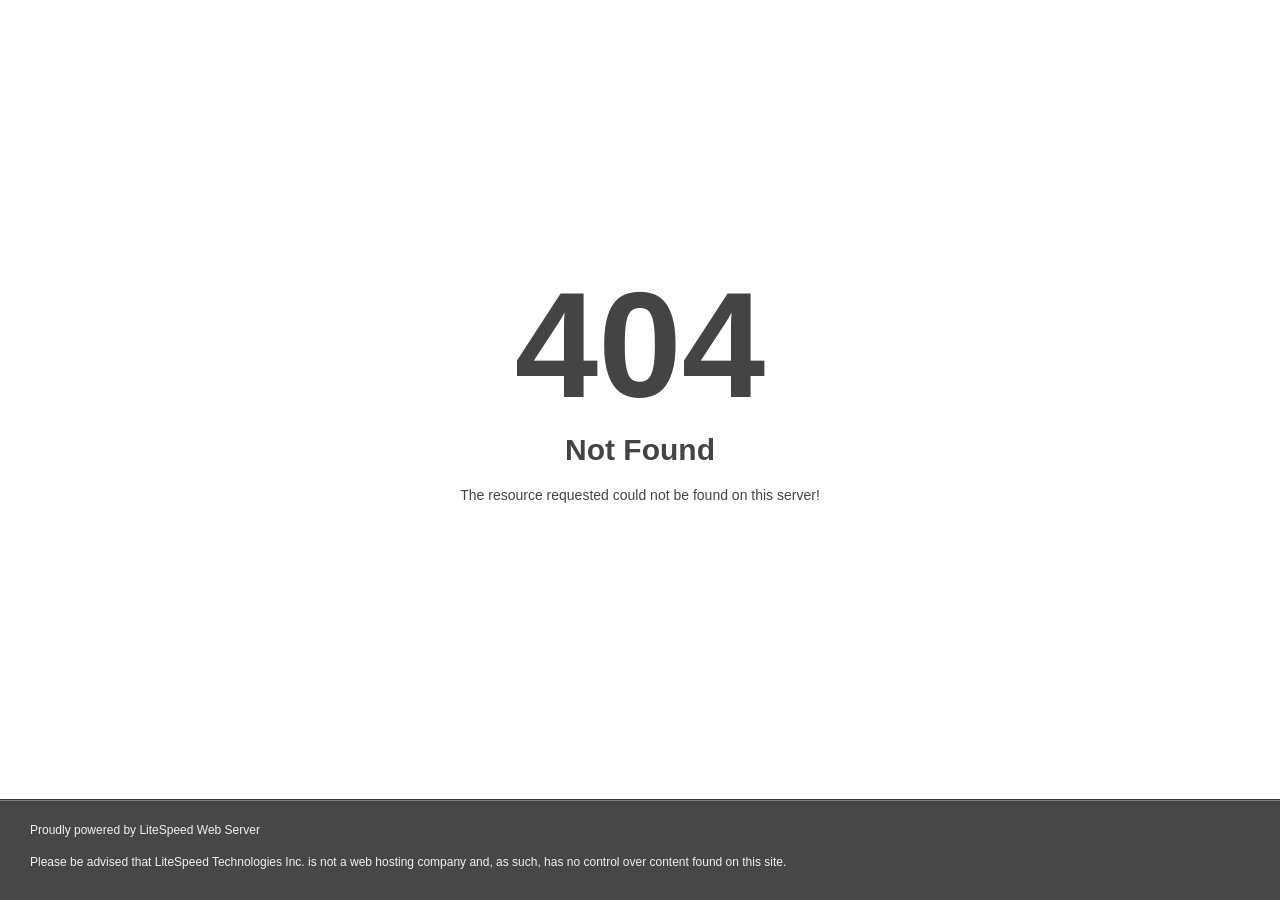
<file: css/owl.video.play.html>
<!DOCTYPE html>
<html style="height:100%">
<head>
<meta name="viewport" content="width=device-width, initial-scale=1, shrink-to-fit=no" />
<title> 404 Not Found
</title><style>@media (prefers-color-scheme:dark){body{background-color:#000!important}}</style></head>
<body style="color: #444; margin:0;font: normal 14px/20px Arial, Helvetica, sans-serif; height:100%; background-color: #fff;">
<div style="height:auto; min-height:100%; ">     <div style="text-align: center; width:800px; margin-left: -400px; position:absolute; top: 30%; left:50%;">
        <h1 style="margin:0; font-size:150px; line-height:150px; font-weight:bold;">404</h1>
<h2 style="margin-top:20px;font-size: 30px;">Not Found
</h2>
<p>The resource requested could not be found on this server!</p>
</div></div><div style="color:#f0f0f0; font-size:12px;margin:auto;padding:0px 30px 0px 30px;position:relative;clear:both;height:100px;margin-top:-101px;background-color:#474747;border-top: 1px solid rgba(0,0,0,0.15);box-shadow: 0 1px 0 rgba(255, 255, 255, 0.3) inset;">
<br>Proudly powered by LiteSpeed Web Server<p>Please be advised that LiteSpeed Technologies Inc. is not a web hosting company and, as such, has no control over content found on this site.</p></div></body></html>
</file>
<file: css/plugins.css>
@charset "UTF-8";

/*!
 * animate.css -http://daneden.me/animate
 * Version - 3.5.1
 * Licensed under the MIT license - http://opensource.org/licenses/MIT
 *
 * Copyright (c) 2016 Daniel Eden
 */
.animated {
  -webkit-animation-duration: .5s;
  animation-duration: .5s;
  -webkit-animation-fill-mode: both;
  animation-fill-mode: both
}

.animated.infinite {
  -webkit-animation-iteration-count: infinite;
  animation-iteration-count: infinite
}

.animated.hinge {
  -webkit-animation-duration: 2s;
  animation-duration: 2s
}

.animated.flipOutX,
.animated.flipOutY,
.animated.bounceIn,
.animated.bounceOut {
  -webkit-animation-duration: .75s;
  animation-duration: .75s
}

@-webkit-keyframes bounce {

  from,
  20%,
  53%,
  80%,
  to {
    -webkit-animation-timing-function: cubic-bezier(.215, .61, .355, 1);
    animation-timing-function: cubic-bezier(.215, .61, .355, 1);
    -webkit-transform: translate3d(0, 0, 0);
    transform: translate3d(0, 0, 0)
  }

  40%,
  43% {
    -webkit-animation-timing-function: cubic-bezier(.755, .05, .855, .06);
    animation-timing-function: cubic-bezier(.755, .05, .855, .06);
    -webkit-transform: translate3d(0, -30px, 0);
    transform: translate3d(0, -30px, 0)
  }

  70% {
    -webkit-animation-timing-function: cubic-bezier(.755, .05, .855, .06);
    animation-timing-function: cubic-bezier(.755, .05, .855, .06);
    -webkit-transform: translate3d(0, -15px, 0);
    transform: translate3d(0, -15px, 0)
  }

  90% {
    -webkit-transform: translate3d(0, -4px, 0);
    transform: translate3d(0, -4px, 0)
  }
}

@keyframes bounce {

  from,
  20%,
  53%,
  80%,
  to {
    -webkit-animation-timing-function: cubic-bezier(.215, .61, .355, 1);
    animation-timing-function: cubic-bezier(.215, .61, .355, 1);
    -webkit-transform: translate3d(0, 0, 0);
    transform: translate3d(0, 0, 0)
  }

  40%,
  43% {
    -webkit-animation-timing-function: cubic-bezier(.755, .05, .855, .06);
    animation-timing-function: cubic-bezier(.755, .05, .855, .06);
    -webkit-transform: translate3d(0, -30px, 0);
    transform: translate3d(0, -30px, 0)
  }

  70% {
    -webkit-animation-timing-function: cubic-bezier(.755, .05, .855, .06);
    animation-timing-function: cubic-bezier(.755, .05, .855, .06);
    -webkit-transform: translate3d(0, -15px, 0);
    transform: translate3d(0, -15px, 0)
  }

  90% {
    -webkit-transform: translate3d(0, -4px, 0);
    transform: translate3d(0, -4px, 0)
  }
}

.bounce {
  -webkit-animation-name: bounce;
  animation-name: bounce;
  -webkit-transform-origin: center bottom;
  transform-origin: center bottom
}

@-webkit-keyframes flash {

  from,
  50%,
  to {
    opacity: 1
  }

  25%,
  75% {
    opacity: 0
  }
}

@keyframes flash {

  from,
  50%,
  to {
    opacity: 1
  }

  25%,
  75% {
    opacity: 0
  }
}

.flash {
  -webkit-animation-name: flash;
  animation-name: flash
}

@-webkit-keyframes pulse {
  from {
    -webkit-transform: scale3d(1, 1, 1);
    transform: scale3d(1, 1, 1)
  }

  50% {
    -webkit-transform: scale3d(1.05, 1.05, 1.05);
    transform: scale3d(1.05, 1.05, 1.05)
  }

  to {
    -webkit-transform: scale3d(1, 1, 1);
    transform: scale3d(1, 1, 1)
  }
}

@keyframes pulse {
  from {
    -webkit-transform: scale3d(1, 1, 1);
    transform: scale3d(1, 1, 1)
  }

  50% {
    -webkit-transform: scale3d(1.05, 1.05, 1.05);
    transform: scale3d(1.05, 1.05, 1.05)
  }

  to {
    -webkit-transform: scale3d(1, 1, 1);
    transform: scale3d(1, 1, 1)
  }
}

.pulse {
  -webkit-animation-name: pulse;
  animation-name: pulse
}

@-webkit-keyframes rubberBand {
  from {
    -webkit-transform: scale3d(1, 1, 1);
    transform: scale3d(1, 1, 1)
  }

  30% {
    -webkit-transform: scale3d(1.25, .75, 1);
    transform: scale3d(1.25, .75, 1)
  }

  40% {
    -webkit-transform: scale3d(.75, 1.25, 1);
    transform: scale3d(.75, 1.25, 1)
  }

  50% {
    -webkit-transform: scale3d(1.15, .85, 1);
    transform: scale3d(1.15, .85, 1)
  }

  65% {
    -webkit-transform: scale3d(.95, 1.05, 1);
    transform: scale3d(.95, 1.05, 1)
  }

  75% {
    -webkit-transform: scale3d(1.05, .95, 1);
    transform: scale3d(1.05, .95, 1)
  }

  to {
    -webkit-transform: scale3d(1, 1, 1);
    transform: scale3d(1, 1, 1)
  }
}

@keyframes rubberBand {
  from {
    -webkit-transform: scale3d(1, 1, 1);
    transform: scale3d(1, 1, 1)
  }

  30% {
    -webkit-transform: scale3d(1.25, .75, 1);
    transform: scale3d(1.25, .75, 1)
  }

  40% {
    -webkit-transform: scale3d(.75, 1.25, 1);
    transform: scale3d(.75, 1.25, 1)
  }

  50% {
    -webkit-transform: scale3d(1.15, .85, 1);
    transform: scale3d(1.15, .85, 1)
  }

  65% {
    -webkit-transform: scale3d(.95, 1.05, 1);
    transform: scale3d(.95, 1.05, 1)
  }

  75% {
    -webkit-transform: scale3d(1.05, .95, 1);
    transform: scale3d(1.05, .95, 1)
  }

  to {
    -webkit-transform: scale3d(1, 1, 1);
    transform: scale3d(1, 1, 1)
  }
}

.rubberBand {
  -webkit-animation-name: rubberBand;
  animation-name: rubberBand
}

@-webkit-keyframes shake {

  from,
  to {
    -webkit-transform: translate3d(0, 0, 0);
    transform: translate3d(0, 0, 0)
  }

  10%,
  30%,
  50%,
  70%,
  90% {
    -webkit-transform: translate3d(-10px, 0, 0);
    transform: translate3d(-10px, 0, 0)
  }

  20%,
  40%,
  60%,
  80% {
    -webkit-transform: translate3d(10px, 0, 0);
    transform: translate3d(10px, 0, 0)
  }
}

@keyframes shake {

  from,
  to {
    -webkit-transform: translate3d(0, 0, 0);
    transform: translate3d(0, 0, 0)
  }

  10%,
  30%,
  50%,
  70%,
  90% {
    -webkit-transform: translate3d(-10px, 0, 0);
    transform: translate3d(-10px, 0, 0)
  }

  20%,
  40%,
  60%,
  80% {
    -webkit-transform: translate3d(10px, 0, 0);
    transform: translate3d(10px, 0, 0)
  }
}

.shake {
  -webkit-animation-name: shake;
  animation-name: shake
}

@-webkit-keyframes headShake {
  0% {
    -webkit-transform: translateX(0);
    transform: translateX(0)
  }

  6.5% {
    -webkit-transform: translateX(-6px) rotateY(-9deg);
    transform: translateX(-6px) rotateY(-9deg)
  }

  18.5% {
    -webkit-transform: translateX(5px) rotateY(7deg);
    transform: translateX(5px) rotateY(7deg)
  }

  31.5% {
    -webkit-transform: translateX(-3px) rotateY(-5deg);
    transform: translateX(-3px) rotateY(-5deg)
  }

  43.5% {
    -webkit-transform: translateX(2px) rotateY(3deg);
    transform: translateX(2px) rotateY(3deg)
  }

  50% {
    -webkit-transform: translateX(0);
    transform: translateX(0)
  }
}

@keyframes headShake {
  0% {
    -webkit-transform: translateX(0);
    transform: translateX(0)
  }

  6.5% {
    -webkit-transform: translateX(-6px) rotateY(-9deg);
    transform: translateX(-6px) rotateY(-9deg)
  }

  18.5% {
    -webkit-transform: translateX(5px) rotateY(7deg);
    transform: translateX(5px) rotateY(7deg)
  }

  31.5% {
    -webkit-transform: translateX(-3px) rotateY(-5deg);
    transform: translateX(-3px) rotateY(-5deg)
  }

  43.5% {
    -webkit-transform: translateX(2px) rotateY(3deg);
    transform: translateX(2px) rotateY(3deg)
  }

  50% {
    -webkit-transform: translateX(0);
    transform: translateX(0)
  }
}

.headShake {
  -webkit-animation-timing-function: ease-in-out;
  animation-timing-function: ease-in-out;
  -webkit-animation-name: headShake;
  animation-name: headShake
}

@-webkit-keyframes swing {
  20% {
    -webkit-transform: rotate3d(0, 0, 1, 15deg);
    transform: rotate3d(0, 0, 1, 15deg)
  }

  40% {
    -webkit-transform: rotate3d(0, 0, 1, -10deg);
    transform: rotate3d(0, 0, 1, -10deg)
  }

  60% {
    -webkit-transform: rotate3d(0, 0, 1, 5deg);
    transform: rotate3d(0, 0, 1, 5deg)
  }

  80% {
    -webkit-transform: rotate3d(0, 0, 1, -5deg);
    transform: rotate3d(0, 0, 1, -5deg)
  }

  to {
    -webkit-transform: rotate3d(0, 0, 1, 0deg);
    transform: rotate3d(0, 0, 1, 0deg)
  }
}

@keyframes swing {
  20% {
    -webkit-transform: rotate3d(0, 0, 1, 15deg);
    transform: rotate3d(0, 0, 1, 15deg)
  }

  40% {
    -webkit-transform: rotate3d(0, 0, 1, -10deg);
    transform: rotate3d(0, 0, 1, -10deg)
  }

  60% {
    -webkit-transform: rotate3d(0, 0, 1, 5deg);
    transform: rotate3d(0, 0, 1, 5deg)
  }

  80% {
    -webkit-transform: rotate3d(0, 0, 1, -5deg);
    transform: rotate3d(0, 0, 1, -5deg)
  }

  to {
    -webkit-transform: rotate3d(0, 0, 1, 0deg);
    transform: rotate3d(0, 0, 1, 0deg)
  }
}

.swing {
  -webkit-transform-origin: top center;
  transform-origin: top center;
  -webkit-animation-name: swing;
  animation-name: swing
}

@-webkit-keyframes tada {
  from {
    -webkit-transform: scale3d(1, 1, 1);
    transform: scale3d(1, 1, 1)
  }

  10%,
  20% {
    -webkit-transform: scale3d(.9, .9, .9) rotate3d(0, 0, 1, -3deg);
    transform: scale3d(.9, .9, .9) rotate3d(0, 0, 1, -3deg)
  }

  30%,
  50%,
  70%,
  90% {
    -webkit-transform: scale3d(1.1, 1.1, 1.1) rotate3d(0, 0, 1, 3deg);
    transform: scale3d(1.1, 1.1, 1.1) rotate3d(0, 0, 1, 3deg)
  }

  40%,
  60%,
  80% {
    -webkit-transform: scale3d(1.1, 1.1, 1.1) rotate3d(0, 0, 1, -3deg);
    transform: scale3d(1.1, 1.1, 1.1) rotate3d(0, 0, 1, -3deg)
  }

  to {
    -webkit-transform: scale3d(1, 1, 1);
    transform: scale3d(1, 1, 1)
  }
}

@keyframes tada {
  from {
    -webkit-transform: scale3d(1, 1, 1);
    transform: scale3d(1, 1, 1)
  }

  10%,
  20% {
    -webkit-transform: scale3d(.9, .9, .9) rotate3d(0, 0, 1, -3deg);
    transform: scale3d(.9, .9, .9) rotate3d(0, 0, 1, -3deg)
  }

  30%,
  50%,
  70%,
  90% {
    -webkit-transform: scale3d(1.1, 1.1, 1.1) rotate3d(0, 0, 1, 3deg);
    transform: scale3d(1.1, 1.1, 1.1) rotate3d(0, 0, 1, 3deg)
  }

  40%,
  60%,
  80% {
    -webkit-transform: scale3d(1.1, 1.1, 1.1) rotate3d(0, 0, 1, -3deg);
    transform: scale3d(1.1, 1.1, 1.1) rotate3d(0, 0, 1, -3deg)
  }

  to {
    -webkit-transform: scale3d(1, 1, 1);
    transform: scale3d(1, 1, 1)
  }
}

.tada {
  -webkit-animation-name: tada;
  animation-name: tada
}

@-webkit-keyframes wobble {
  from {
    -webkit-transform: none;
    transform: none
  }

  15% {
    -webkit-transform: translate3d(-25%, 0, 0) rotate3d(0, 0, 1, -5deg);
    transform: translate3d(-25%, 0, 0) rotate3d(0, 0, 1, -5deg)
  }

  30% {
    -webkit-transform: translate3d(20%, 0, 0) rotate3d(0, 0, 1, 3deg);
    transform: translate3d(20%, 0, 0) rotate3d(0, 0, 1, 3deg)
  }

  45% {
    -webkit-transform: translate3d(-15%, 0, 0) rotate3d(0, 0, 1, -3deg);
    transform: translate3d(-15%, 0, 0) rotate3d(0, 0, 1, -3deg)
  }

  60% {
    -webkit-transform: translate3d(10%, 0, 0) rotate3d(0, 0, 1, 2deg);
    transform: translate3d(10%, 0, 0) rotate3d(0, 0, 1, 2deg)
  }

  75% {
    -webkit-transform: translate3d(-5%, 0, 0) rotate3d(0, 0, 1, -1deg);
    transform: translate3d(-5%, 0, 0) rotate3d(0, 0, 1, -1deg)
  }

  to {
    -webkit-transform: none;
    transform: none
  }
}

@keyframes wobble {
  from {
    -webkit-transform: none;
    transform: none
  }

  15% {
    -webkit-transform: translate3d(-25%, 0, 0) rotate3d(0, 0, 1, -5deg);
    transform: translate3d(-25%, 0, 0) rotate3d(0, 0, 1, -5deg)
  }

  30% {
    -webkit-transform: translate3d(20%, 0, 0) rotate3d(0, 0, 1, 3deg);
    transform: translate3d(20%, 0, 0) rotate3d(0, 0, 1, 3deg)
  }

  45% {
    -webkit-transform: translate3d(-15%, 0, 0) rotate3d(0, 0, 1, -3deg);
    transform: translate3d(-15%, 0, 0) rotate3d(0, 0, 1, -3deg)
  }

  60% {
    -webkit-transform: translate3d(10%, 0, 0) rotate3d(0, 0, 1, 2deg);
    transform: translate3d(10%, 0, 0) rotate3d(0, 0, 1, 2deg)
  }

  75% {
    -webkit-transform: translate3d(-5%, 0, 0) rotate3d(0, 0, 1, -1deg);
    transform: translate3d(-5%, 0, 0) rotate3d(0, 0, 1, -1deg)
  }

  to {
    -webkit-transform: none;
    transform: none
  }
}

.wobble {
  -webkit-animation-name: wobble;
  animation-name: wobble
}

@-webkit-keyframes jello {

  from,
  11.1%,
  to {
    -webkit-transform: none;
    transform: none
  }

  22.2% {
    -webkit-transform: skewX(-12.5deg) skewY(-12.5deg);
    transform: skewX(-12.5deg) skewY(-12.5deg)
  }

  33.3% {
    -webkit-transform: skewX(6.25deg) skewY(6.25deg);
    transform: skewX(6.25deg) skewY(6.25deg)
  }

  44.4% {
    -webkit-transform: skewX(-3.125deg) skewY(-3.125deg);
    transform: skewX(-3.125deg) skewY(-3.125deg)
  }

  55.5% {
    -webkit-transform: skewX(1.5625deg) skewY(1.5625deg);
    transform: skewX(1.5625deg) skewY(1.5625deg)
  }

  66.6% {
    -webkit-transform: skewX(-0.78125deg) skewY(-0.78125deg);
    transform: skewX(-0.78125deg) skewY(-0.78125deg)
  }

  77.7% {
    -webkit-transform: skewX(0.390625deg) skewY(0.390625deg);
    transform: skewX(0.390625deg) skewY(0.390625deg)
  }

  88.8% {
    -webkit-transform: skewX(-0.1953125deg) skewY(-0.1953125deg);
    transform: skewX(-0.1953125deg) skewY(-0.1953125deg)
  }
}

@keyframes jello {

  from,
  11.1%,
  to {
    -webkit-transform: none;
    transform: none
  }

  22.2% {
    -webkit-transform: skewX(-12.5deg) skewY(-12.5deg);
    transform: skewX(-12.5deg) skewY(-12.5deg)
  }

  33.3% {
    -webkit-transform: skewX(6.25deg) skewY(6.25deg);
    transform: skewX(6.25deg) skewY(6.25deg)
  }

  44.4% {
    -webkit-transform: skewX(-3.125deg) skewY(-3.125deg);
    transform: skewX(-3.125deg) skewY(-3.125deg)
  }

  55.5% {
    -webkit-transform: skewX(1.5625deg) skewY(1.5625deg);
    transform: skewX(1.5625deg) skewY(1.5625deg)
  }

  66.6% {
    -webkit-transform: skewX(-0.78125deg) skewY(-0.78125deg);
    transform: skewX(-0.78125deg) skewY(-0.78125deg)
  }

  77.7% {
    -webkit-transform: skewX(0.390625deg) skewY(0.390625deg);
    transform: skewX(0.390625deg) skewY(0.390625deg)
  }

  88.8% {
    -webkit-transform: skewX(-0.1953125deg) skewY(-0.1953125deg);
    transform: skewX(-0.1953125deg) skewY(-0.1953125deg)
  }
}

.jello {
  -webkit-animation-name: jello;
  animation-name: jello;
  -webkit-transform-origin: center;
  transform-origin: center
}

@-webkit-keyframes bounceIn {

  from,
  20%,
  40%,
  60%,
  80%,
  to {
    -webkit-animation-timing-function: cubic-bezier(.215, .61, .355, 1);
    animation-timing-function: cubic-bezier(.215, .61, .355, 1)
  }

  0% {
    opacity: 0;
    -webkit-transform: scale3d(.3, .3, .3);
    transform: scale3d(.3, .3, .3)
  }

  20% {
    -webkit-transform: scale3d(1.1, 1.1, 1.1);
    transform: scale3d(1.1, 1.1, 1.1)
  }

  40% {
    -webkit-transform: scale3d(.9, .9, .9);
    transform: scale3d(.9, .9, .9)
  }

  60% {
    opacity: 1;
    -webkit-transform: scale3d(1.03, 1.03, 1.03);
    transform: scale3d(1.03, 1.03, 1.03)
  }

  80% {
    -webkit-transform: scale3d(.97, .97, .97);
    transform: scale3d(.97, .97, .97)
  }

  to {
    opacity: 1;
    -webkit-transform: scale3d(1, 1, 1);
    transform: scale3d(1, 1, 1)
  }
}

@keyframes bounceIn {

  from,
  20%,
  40%,
  60%,
  80%,
  to {
    -webkit-animation-timing-function: cubic-bezier(.215, .61, .355, 1);
    animation-timing-function: cubic-bezier(.215, .61, .355, 1)
  }

  0% {
    opacity: 0;
    -webkit-transform: scale3d(.3, .3, .3);
    transform: scale3d(.3, .3, .3)
  }

  20% {
    -webkit-transform: scale3d(1.1, 1.1, 1.1);
    transform: scale3d(1.1, 1.1, 1.1)
  }

  40% {
    -webkit-transform: scale3d(.9, .9, .9);
    transform: scale3d(.9, .9, .9)
  }

  60% {
    opacity: 1;
    -webkit-transform: scale3d(1.03, 1.03, 1.03);
    transform: scale3d(1.03, 1.03, 1.03)
  }

  80% {
    -webkit-transform: scale3d(.97, .97, .97);
    transform: scale3d(.97, .97, .97)
  }

  to {
    opacity: 1;
    -webkit-transform: scale3d(1, 1, 1);
    transform: scale3d(1, 1, 1)
  }
}

.bounceIn {
  -webkit-animation-name: bounceIn;
  animation-name: bounceIn
}

@-webkit-keyframes bounceInDown {

  from,
  60%,
  75%,
  90%,
  to {
    -webkit-animation-timing-function: cubic-bezier(.215, .61, .355, 1);
    animation-timing-function: cubic-bezier(.215, .61, .355, 1)
  }

  0% {
    opacity: 0;
    -webkit-transform: translate3d(0, -3000px, 0);
    transform: translate3d(0, -3000px, 0)
  }

  60% {
    opacity: 1;
    -webkit-transform: translate3d(0, 25px, 0);
    transform: translate3d(0, 25px, 0)
  }

  75% {
    -webkit-transform: translate3d(0, -10px, 0);
    transform: translate3d(0, -10px, 0)
  }

  90% {
    -webkit-transform: translate3d(0, 5px, 0);
    transform: translate3d(0, 5px, 0)
  }

  to {
    -webkit-transform: none;
    transform: none
  }
}

@keyframes bounceInDown {

  from,
  60%,
  75%,
  90%,
  to {
    -webkit-animation-timing-function: cubic-bezier(.215, .61, .355, 1);
    animation-timing-function: cubic-bezier(.215, .61, .355, 1)
  }

  0% {
    opacity: 0;
    -webkit-transform: translate3d(0, -3000px, 0);
    transform: translate3d(0, -3000px, 0)
  }

  60% {
    opacity: 1;
    -webkit-transform: translate3d(0, 25px, 0);
    transform: translate3d(0, 25px, 0)
  }

  75% {
    -webkit-transform: translate3d(0, -10px, 0);
    transform: translate3d(0, -10px, 0)
  }

  90% {
    -webkit-transform: translate3d(0, 5px, 0);
    transform: translate3d(0, 5px, 0)
  }

  to {
    -webkit-transform: none;
    transform: none
  }
}

.bounceInDown {
  -webkit-animation-name: bounceInDown;
  animation-name: bounceInDown
}

@-webkit-keyframes bounceInLeft {

  from,
  60%,
  75%,
  90%,
  to {
    -webkit-animation-timing-function: cubic-bezier(.215, .61, .355, 1);
    animation-timing-function: cubic-bezier(.215, .61, .355, 1)
  }

  0% {
    opacity: 0;
    -webkit-transform: translate3d(-3000px, 0, 0);
    transform: translate3d(-3000px, 0, 0)
  }

  60% {
    opacity: 1;
    -webkit-transform: translate3d(25px, 0, 0);
    transform: translate3d(25px, 0, 0)
  }

  75% {
    -webkit-transform: translate3d(-10px, 0, 0);
    transform: translate3d(-10px, 0, 0)
  }

  90% {
    -webkit-transform: translate3d(5px, 0, 0);
    transform: translate3d(5px, 0, 0)
  }

  to {
    -webkit-transform: none;
    transform: none
  }
}

@keyframes bounceInLeft {

  from,
  60%,
  75%,
  90%,
  to {
    -webkit-animation-timing-function: cubic-bezier(.215, .61, .355, 1);
    animation-timing-function: cubic-bezier(.215, .61, .355, 1)
  }

  0% {
    opacity: 0;
    -webkit-transform: translate3d(-3000px, 0, 0);
    transform: translate3d(-3000px, 0, 0)
  }

  60% {
    opacity: 1;
    -webkit-transform: translate3d(25px, 0, 0);
    transform: translate3d(25px, 0, 0)
  }

  75% {
    -webkit-transform: translate3d(-10px, 0, 0);
    transform: translate3d(-10px, 0, 0)
  }

  90% {
    -webkit-transform: translate3d(5px, 0, 0);
    transform: translate3d(5px, 0, 0)
  }

  to {
    -webkit-transform: none;
    transform: none
  }
}

.bounceInLeft {
  -webkit-animation-name: bounceInLeft;
  animation-name: bounceInLeft
}

@-webkit-keyframes bounceInRight {

  from,
  60%,
  75%,
  90%,
  to {
    -webkit-animation-timing-function: cubic-bezier(.215, .61, .355, 1);
    animation-timing-function: cubic-bezier(.215, .61, .355, 1)
  }

  from {
    opacity: 0;
    -webkit-transform: translate3d(3000px, 0, 0);
    transform: translate3d(3000px, 0, 0)
  }

  60% {
    opacity: 1;
    -webkit-transform: translate3d(-25px, 0, 0);
    transform: translate3d(-25px, 0, 0)
  }

  75% {
    -webkit-transform: translate3d(10px, 0, 0);
    transform: translate3d(10px, 0, 0)
  }

  90% {
    -webkit-transform: translate3d(-5px, 0, 0);
    transform: translate3d(-5px, 0, 0)
  }

  to {
    -webkit-transform: none;
    transform: none
  }
}

@keyframes bounceInRight {

  from,
  60%,
  75%,
  90%,
  to {
    -webkit-animation-timing-function: cubic-bezier(.215, .61, .355, 1);
    animation-timing-function: cubic-bezier(.215, .61, .355, 1)
  }

  from {
    opacity: 0;
    -webkit-transform: translate3d(3000px, 0, 0);
    transform: translate3d(3000px, 0, 0)
  }

  60% {
    opacity: 1;
    -webkit-transform: translate3d(-25px, 0, 0);
    transform: translate3d(-25px, 0, 0)
  }

  75% {
    -webkit-transform: translate3d(10px, 0, 0);
    transform: translate3d(10px, 0, 0)
  }

  90% {
    -webkit-transform: translate3d(-5px, 0, 0);
    transform: translate3d(-5px, 0, 0)
  }

  to {
    -webkit-transform: none;
    transform: none
  }
}

.bounceInRight {
  -webkit-animation-name: bounceInRight;
  animation-name: bounceInRight
}

@-webkit-keyframes bounceInUp {

  from,
  60%,
  75%,
  90%,
  to {
    -webkit-animation-timing-function: cubic-bezier(.215, .61, .355, 1);
    animation-timing-function: cubic-bezier(.215, .61, .355, 1)
  }

  from {
    opacity: 0;
    -webkit-transform: translate3d(0, 3000px, 0);
    transform: translate3d(0, 3000px, 0)
  }

  60% {
    opacity: 1;
    -webkit-transform: translate3d(0, -20px, 0);
    transform: translate3d(0, -20px, 0)
  }

  75% {
    -webkit-transform: translate3d(0, 10px, 0);
    transform: translate3d(0, 10px, 0)
  }

  90% {
    -webkit-transform: translate3d(0, -5px, 0);
    transform: translate3d(0, -5px, 0)
  }

  to {
    -webkit-transform: translate3d(0, 0, 0);
    transform: translate3d(0, 0, 0)
  }
}

@keyframes bounceInUp {

  from,
  60%,
  75%,
  90%,
  to {
    -webkit-animation-timing-function: cubic-bezier(.215, .61, .355, 1);
    animation-timing-function: cubic-bezier(.215, .61, .355, 1)
  }

  from {
    opacity: 0;
    -webkit-transform: translate3d(0, 3000px, 0);
    transform: translate3d(0, 3000px, 0)
  }

  60% {
    opacity: 1;
    -webkit-transform: translate3d(0, -20px, 0);
    transform: translate3d(0, -20px, 0)
  }

  75% {
    -webkit-transform: translate3d(0, 10px, 0);
    transform: translate3d(0, 10px, 0)
  }

  90% {
    -webkit-transform: translate3d(0, -5px, 0);
    transform: translate3d(0, -5px, 0)
  }

  to {
    -webkit-transform: translate3d(0, 0, 0);
    transform: translate3d(0, 0, 0)
  }
}

.bounceInUp {
  -webkit-animation-name: bounceInUp;
  animation-name: bounceInUp
}

@-webkit-keyframes bounceOut {
  20% {
    -webkit-transform: scale3d(.9, .9, .9);
    transform: scale3d(.9, .9, .9)
  }

  50%,
  55% {
    opacity: 1;
    -webkit-transform: scale3d(1.1, 1.1, 1.1);
    transform: scale3d(1.1, 1.1, 1.1)
  }

  to {
    opacity: 0;
    -webkit-transform: scale3d(.3, .3, .3);
    transform: scale3d(.3, .3, .3)
  }
}

@keyframes bounceOut {
  20% {
    -webkit-transform: scale3d(.9, .9, .9);
    transform: scale3d(.9, .9, .9)
  }

  50%,
  55% {
    opacity: 1;
    -webkit-transform: scale3d(1.1, 1.1, 1.1);
    transform: scale3d(1.1, 1.1, 1.1)
  }

  to {
    opacity: 0;
    -webkit-transform: scale3d(.3, .3, .3);
    transform: scale3d(.3, .3, .3)
  }
}

.bounceOut {
  -webkit-animation-name: bounceOut;
  animation-name: bounceOut
}

@-webkit-keyframes bounceOutDown {
  20% {
    -webkit-transform: translate3d(0, 10px, 0);
    transform: translate3d(0, 10px, 0)
  }

  40%,
  45% {
    opacity: 1;
    -webkit-transform: translate3d(0, -20px, 0);
    transform: translate3d(0, -20px, 0)
  }

  to {
    opacity: 0;
    -webkit-transform: translate3d(0, 2000px, 0);
    transform: translate3d(0, 2000px, 0)
  }
}

@keyframes bounceOutDown {
  20% {
    -webkit-transform: translate3d(0, 10px, 0);
    transform: translate3d(0, 10px, 0)
  }

  40%,
  45% {
    opacity: 1;
    -webkit-transform: translate3d(0, -20px, 0);
    transform: translate3d(0, -20px, 0)
  }

  to {
    opacity: 0;
    -webkit-transform: translate3d(0, 2000px, 0);
    transform: translate3d(0, 2000px, 0)
  }
}

.bounceOutDown {
  -webkit-animation-name: bounceOutDown;
  animation-name: bounceOutDown
}

@-webkit-keyframes bounceOutLeft {
  20% {
    opacity: 1;
    -webkit-transform: translate3d(20px, 0, 0);
    transform: translate3d(20px, 0, 0)
  }

  to {
    opacity: 0;
    -webkit-transform: translate3d(-2000px, 0, 0);
    transform: translate3d(-2000px, 0, 0)
  }
}

@keyframes bounceOutLeft {
  20% {
    opacity: 1;
    -webkit-transform: translate3d(20px, 0, 0);
    transform: translate3d(20px, 0, 0)
  }

  to {
    opacity: 0;
    -webkit-transform: translate3d(-2000px, 0, 0);
    transform: translate3d(-2000px, 0, 0)
  }
}

.bounceOutLeft {
  -webkit-animation-name: bounceOutLeft;
  animation-name: bounceOutLeft
}

@-webkit-keyframes bounceOutRight {
  20% {
    opacity: 1;
    -webkit-transform: translate3d(-20px, 0, 0);
    transform: translate3d(-20px, 0, 0)
  }

  to {
    opacity: 0;
    -webkit-transform: translate3d(2000px, 0, 0);
    transform: translate3d(2000px, 0, 0)
  }
}

@keyframes bounceOutRight {
  20% {
    opacity: 1;
    -webkit-transform: translate3d(-20px, 0, 0);
    transform: translate3d(-20px, 0, 0)
  }

  to {
    opacity: 0;
    -webkit-transform: translate3d(2000px, 0, 0);
    transform: translate3d(2000px, 0, 0)
  }
}

.bounceOutRight {
  -webkit-animation-name: bounceOutRight;
  animation-name: bounceOutRight
}

@-webkit-keyframes bounceOutUp {
  20% {
    -webkit-transform: translate3d(0, -10px, 0);
    transform: translate3d(0, -10px, 0)
  }

  40%,
  45% {
    opacity: 1;
    -webkit-transform: translate3d(0, 20px, 0);
    transform: translate3d(0, 20px, 0)
  }

  to {
    opacity: 0;
    -webkit-transform: translate3d(0, -2000px, 0);
    transform: translate3d(0, -2000px, 0)
  }
}

@keyframes bounceOutUp {
  20% {
    -webkit-transform: translate3d(0, -10px, 0);
    transform: translate3d(0, -10px, 0)
  }

  40%,
  45% {
    opacity: 1;
    -webkit-transform: translate3d(0, 20px, 0);
    transform: translate3d(0, 20px, 0)
  }

  to {
    opacity: 0;
    -webkit-transform: translate3d(0, -2000px, 0);
    transform: translate3d(0, -2000px, 0)
  }
}

.bounceOutUp {
  -webkit-animation-name: bounceOutUp;
  animation-name: bounceOutUp
}

@-webkit-keyframes fadeIn {
  from {
    opacity: 0
  }

  to {
    opacity: 1
  }
}

@keyframes fadeIn {
  from {
    opacity: 0
  }

  to {
    opacity: 1
  }
}

.fadeIn {
  -webkit-animation-name: fadeIn;
  animation-name: fadeIn
}

@-webkit-keyframes fadeInDown {
  from {
    opacity: 0;
    -webkit-transform: translate3d(0, -30%, 0);
    transform: translate3d(0, -30%, 0)
  }

  to {
    opacity: 1;
    -webkit-transform: none;
    transform: none
  }
}

@keyframes fadeInDown {
  from {
    opacity: 0;
    -webkit-transform: translate3d(0, -30%, 0);
    transform: translate3d(0, -30%, 0)
  }

  to {
    opacity: 1;
    -webkit-transform: none;
    transform: none
  }
}

.fadeInDown {
  -webkit-animation-name: fadeInDown;
  animation-name: fadeInDown
}

@-webkit-keyframes fadeInDownBig {
  from {
    opacity: 0;
    -webkit-transform: translate3d(0, -2000px, 0);
    transform: translate3d(0, -2000px, 0)
  }

  to {
    opacity: 1;
    -webkit-transform: none;
    transform: none
  }
}

@keyframes fadeInDownBig {
  from {
    opacity: 0;
    -webkit-transform: translate3d(0, -2000px, 0);
    transform: translate3d(0, -2000px, 0)
  }

  to {
    opacity: 1;
    -webkit-transform: none;
    transform: none
  }
}

.fadeInDownBig {
  -webkit-animation-name: fadeInDownBig;
  animation-name: fadeInDownBig
}

@-webkit-keyframes fadeInLeft {
  from {
    opacity: 0;
    -webkit-transform: translate3d(-10%, 0, 0);
    transform: translate3d(-10%, 0, 0)
  }

  to {
    opacity: 1;
    -webkit-transform: none;
    transform: none
  }
}

@keyframes fadeInLeft {
  from {
    opacity: 0;
    -webkit-transform: translate3d(-10%, 0, 0);
    transform: translate3d(-10%, 0, 0)
  }

  to {
    opacity: 1;
    -webkit-transform: none;
    transform: none
  }
}

.fadeInLeft {
  -webkit-animation-name: fadeInLeft;
  animation-name: fadeInLeft
}

@-webkit-keyframes fadeInLeftBig {
  from {
    opacity: 0;
    -webkit-transform: translate3d(-2000px, 0, 0);
    transform: translate3d(-2000px, 0, 0)
  }

  to {
    opacity: 1;
    -webkit-transform: none;
    transform: none
  }
}

@keyframes fadeInLeftBig {
  from {
    opacity: 0;
    -webkit-transform: translate3d(-2000px, 0, 0);
    transform: translate3d(-2000px, 0, 0)
  }

  to {
    opacity: 1;
    -webkit-transform: none;
    transform: none
  }
}

.fadeInLeftBig {
  -webkit-animation-name: fadeInLeftBig;
  animation-name: fadeInLeftBig
}

@-webkit-keyframes fadeInRight {
  from {
    opacity: 0;
    -webkit-transform: translate3d(10%, 0, 0);
    transform: translate3d(10%, 0, 0)
  }

  to {
    opacity: 1;
    -webkit-transform: none;
    transform: none
  }
}

@keyframes fadeInRight {
  from {
    opacity: 0;
    -webkit-transform: translate3d(10%, 0, 0);
    transform: translate3d(10%, 0, 0)
  }

  to {
    opacity: 1;
    -webkit-transform: none;
    transform: none
  }
}

.fadeInRight {
  -webkit-animation-name: fadeInRight;
  animation-name: fadeInRight
}

@-webkit-keyframes fadeInRightBig {
  from {
    opacity: 0;
    -webkit-transform: translate3d(2000px, 0, 0);
    transform: translate3d(2000px, 0, 0)
  }

  to {
    opacity: 1;
    -webkit-transform: none;
    transform: none
  }
}

@keyframes fadeInRightBig {
  from {
    opacity: 0;
    -webkit-transform: translate3d(2000px, 0, 0);
    transform: translate3d(2000px, 0, 0)
  }

  to {
    opacity: 1;
    -webkit-transform: none;
    transform: none
  }
}

.fadeInRightBig {
  -webkit-animation-name: fadeInRightBig;
  animation-name: fadeInRightBig
}

@-webkit-keyframes fadeInUp {
  from {
    opacity: 0;
    -webkit-transform: translate3d(0, 30%, 0);
    transform: translate3d(0, 30%, 0)
  }

  to {
    opacity: 1;
    -webkit-transform: none;
    transform: none
  }
}

@keyframes fadeInUp {
  from {
    opacity: 0;
    -webkit-transform: translate3d(0, 30%, 0);
    transform: translate3d(0, 30%, 0)
  }

  to {
    opacity: 1;
    -webkit-transform: none;
    transform: none
  }
}

.fadeInUp {
  -webkit-animation-name: fadeInUp;
  animation-name: fadeInUp
}

@-webkit-keyframes fadeInUpBig {
  from {
    opacity: 0;
    -webkit-transform: translate3d(0, 2000px, 0);
    transform: translate3d(0, 2000px, 0)
  }

  to {
    opacity: 1;
    -webkit-transform: none;
    transform: none
  }
}

@keyframes fadeInUpBig {
  from {
    opacity: 0;
    -webkit-transform: translate3d(0, 2000px, 0);
    transform: translate3d(0, 2000px, 0)
  }

  to {
    opacity: 1;
    -webkit-transform: none;
    transform: none
  }
}

.fadeInUpBig {
  -webkit-animation-name: fadeInUpBig;
  animation-name: fadeInUpBig
}

@-webkit-keyframes fadeOut {
  from {
    opacity: 1
  }

  to {
    opacity: 0
  }
}

@keyframes fadeOut {
  from {
    opacity: 1
  }

  to {
    opacity: 0
  }
}

.fadeOut {
  -webkit-animation-name: fadeOut;
  animation-name: fadeOut
}

@-webkit-keyframes fadeOutDown {
  from {
    opacity: 1
  }

  to {
    opacity: 0;
    -webkit-transform: translate3d(0, 30%, 0);
    transform: translate3d(0, 30%, 0)
  }
}

@keyframes fadeOutDown {
  from {
    opacity: 1
  }

  to {
    opacity: 0;
    -webkit-transform: translate3d(0, 30%, 0);
    transform: translate3d(0, 30%, 0)
  }
}

.fadeOutDown {
  -webkit-animation-name: fadeOutDown;
  animation-name: fadeOutDown
}

@-webkit-keyframes fadeOutDownBig {
  from {
    opacity: 1
  }

  to {
    opacity: 0;
    -webkit-transform: translate3d(0, 2000px, 0);
    transform: translate3d(0, 2000px, 0)
  }
}

@keyframes fadeOutDownBig {
  from {
    opacity: 1
  }

  to {
    opacity: 0;
    -webkit-transform: translate3d(0, 2000px, 0);
    transform: translate3d(0, 2000px, 0)
  }
}

.fadeOutDownBig {
  -webkit-animation-name: fadeOutDownBig;
  animation-name: fadeOutDownBig
}

@-webkit-keyframes fadeOutLeft {
  from {
    opacity: 1
  }

  to {
    opacity: 0;
    -webkit-transform: translate3d(-10%, 0, 0);
    transform: translate3d(-10%, 0, 0)
  }
}

@keyframes fadeOutLeft {
  from {
    opacity: 1
  }

  to {
    opacity: 0;
    -webkit-transform: translate3d(-10%, 0, 0);
    transform: translate3d(-10%, 0, 0)
  }
}

.fadeOutLeft {
  -webkit-animation-name: fadeOutLeft;
  animation-name: fadeOutLeft
}

@-webkit-keyframes fadeOutLeftBig {
  from {
    opacity: 1
  }

  to {
    opacity: 0;
    -webkit-transform: translate3d(-2000px, 0, 0);
    transform: translate3d(-2000px, 0, 0)
  }
}

@keyframes fadeOutLeftBig {
  from {
    opacity: 1
  }

  to {
    opacity: 0;
    -webkit-transform: translate3d(-2000px, 0, 0);
    transform: translate3d(-2000px, 0, 0)
  }
}

.fadeOutLeftBig {
  -webkit-animation-name: fadeOutLeftBig;
  animation-name: fadeOutLeftBig
}

@-webkit-keyframes fadeOutRight {
  from {
    opacity: 1
  }

  to {
    opacity: 0;
    -webkit-transform: translate3d(10%, 0, 0);
    transform: translate3d(10%, 0, 0)
  }
}

@keyframes fadeOutRight {
  from {
    opacity: 1
  }

  to {
    opacity: 0;
    -webkit-transform: translate3d(10%, 0, 0);
    transform: translate3d(10%, 0, 0)
  }
}

.fadeOutRight {
  -webkit-animation-name: fadeOutRight;
  animation-name: fadeOutRight
}

@-webkit-keyframes fadeOutRightBig {
  from {
    opacity: 1
  }

  to {
    opacity: 0;
    -webkit-transform: translate3d(2000px, 0, 0);
    transform: translate3d(2000px, 0, 0)
  }
}

@keyframes fadeOutRightBig {
  from {
    opacity: 1
  }

  to {
    opacity: 0;
    -webkit-transform: translate3d(2000px, 0, 0);
    transform: translate3d(2000px, 0, 0)
  }
}

.fadeOutRightBig {
  -webkit-animation-name: fadeOutRightBig;
  animation-name: fadeOutRightBig
}

@-webkit-keyframes fadeOutUp {
  from {
    opacity: 1
  }

  to {
    opacity: 0;
    -webkit-transform: translate3d(0, -30%, 0);
    transform: translate3d(0, -30%, 0)
  }
}

@keyframes fadeOutUp {
  from {
    opacity: 1
  }

  to {
    opacity: 0;
    -webkit-transform: translate3d(0, -30%, 0);
    transform: translate3d(0, -30%, 0)
  }
}

.fadeOutUp {
  -webkit-animation-name: fadeOutUp;
  animation-name: fadeOutUp
}

@-webkit-keyframes fadeOutUpBig {
  from {
    opacity: 1
  }

  to {
    opacity: 0;
    -webkit-transform: translate3d(0, -2000px, 0);
    transform: translate3d(0, -2000px, 0)
  }
}

@keyframes fadeOutUpBig {
  from {
    opacity: 1
  }

  to {
    opacity: 0;
    -webkit-transform: translate3d(0, -2000px, 0);
    transform: translate3d(0, -2000px, 0)
  }
}

.fadeOutUpBig {
  -webkit-animation-name: fadeOutUpBig;
  animation-name: fadeOutUpBig
}

@-webkit-keyframes flip {
  from {
    -webkit-transform: perspective(400px) rotate3d(0, 1, 0, -360deg);
    transform: perspective(400px) rotate3d(0, 1, 0, -360deg);
    -webkit-animation-timing-function: ease-out;
    animation-timing-function: ease-out
  }

  40% {
    -webkit-transform: perspective(400px) translate3d(0, 0, 150px) rotate3d(0, 1, 0, -190deg);
    transform: perspective(400px) translate3d(0, 0, 150px) rotate3d(0, 1, 0, -190deg);
    -webkit-animation-timing-function: ease-out;
    animation-timing-function: ease-out
  }

  50% {
    -webkit-transform: perspective(400px) translate3d(0, 0, 150px) rotate3d(0, 1, 0, -170deg);
    transform: perspective(400px) translate3d(0, 0, 150px) rotate3d(0, 1, 0, -170deg);
    -webkit-animation-timing-function: ease-in;
    animation-timing-function: ease-in
  }

  80% {
    -webkit-transform: perspective(400px) scale3d(.95, .95, .95);
    transform: perspective(400px) scale3d(.95, .95, .95);
    -webkit-animation-timing-function: ease-in;
    animation-timing-function: ease-in
  }

  to {
    -webkit-transform: perspective(400px);
    transform: perspective(400px);
    -webkit-animation-timing-function: ease-in;
    animation-timing-function: ease-in
  }
}

@keyframes flip {
  from {
    -webkit-transform: perspective(400px) rotate3d(0, 1, 0, -360deg);
    transform: perspective(400px) rotate3d(0, 1, 0, -360deg);
    -webkit-animation-timing-function: ease-out;
    animation-timing-function: ease-out
  }

  40% {
    -webkit-transform: perspective(400px) translate3d(0, 0, 150px) rotate3d(0, 1, 0, -190deg);
    transform: perspective(400px) translate3d(0, 0, 150px) rotate3d(0, 1, 0, -190deg);
    -webkit-animation-timing-function: ease-out;
    animation-timing-function: ease-out
  }

  50% {
    -webkit-transform: perspective(400px) translate3d(0, 0, 150px) rotate3d(0, 1, 0, -170deg);
    transform: perspective(400px) translate3d(0, 0, 150px) rotate3d(0, 1, 0, -170deg);
    -webkit-animation-timing-function: ease-in;
    animation-timing-function: ease-in
  }

  80% {
    -webkit-transform: perspective(400px) scale3d(.95, .95, .95);
    transform: perspective(400px) scale3d(.95, .95, .95);
    -webkit-animation-timing-function: ease-in;
    animation-timing-function: ease-in
  }

  to {
    -webkit-transform: perspective(400px);
    transform: perspective(400px);
    -webkit-animation-timing-function: ease-in;
    animation-timing-function: ease-in
  }
}

.animated.flip {
  -webkit-backface-visibility: visible;
  backface-visibility: visible;
  -webkit-animation-name: flip;
  animation-name: flip
}

@-webkit-keyframes flipInX {
  from {
    -webkit-transform: perspective(400px) rotate3d(1, 0, 0, 90deg);
    transform: perspective(400px) rotate3d(1, 0, 0, 90deg);
    -webkit-animation-timing-function: ease-in;
    animation-timing-function: ease-in;
    opacity: 0
  }

  40% {
    -webkit-transform: perspective(400px) rotate3d(1, 0, 0, -20deg);
    transform: perspective(400px) rotate3d(1, 0, 0, -20deg);
    -webkit-animation-timing-function: ease-in;
    animation-timing-function: ease-in
  }

  60% {
    -webkit-transform: perspective(400px) rotate3d(1, 0, 0, 10deg);
    transform: perspective(400px) rotate3d(1, 0, 0, 10deg);
    opacity: 1
  }

  80% {
    -webkit-transform: perspective(400px) rotate3d(1, 0, 0, -5deg);
    transform: perspective(400px) rotate3d(1, 0, 0, -5deg)
  }

  to {
    -webkit-transform: perspective(400px);
    transform: perspective(400px)
  }
}

@keyframes flipInX {
  from {
    -webkit-transform: perspective(400px) rotate3d(1, 0, 0, 90deg);
    transform: perspective(400px) rotate3d(1, 0, 0, 90deg);
    -webkit-animation-timing-function: ease-in;
    animation-timing-function: ease-in;
    opacity: 0
  }

  40% {
    -webkit-transform: perspective(400px) rotate3d(1, 0, 0, -20deg);
    transform: perspective(400px) rotate3d(1, 0, 0, -20deg);
    -webkit-animation-timing-function: ease-in;
    animation-timing-function: ease-in
  }

  60% {
    -webkit-transform: perspective(400px) rotate3d(1, 0, 0, 10deg);
    transform: perspective(400px) rotate3d(1, 0, 0, 10deg);
    opacity: 1
  }

  80% {
    -webkit-transform: perspective(400px) rotate3d(1, 0, 0, -5deg);
    transform: perspective(400px) rotate3d(1, 0, 0, -5deg)
  }

  to {
    -webkit-transform: perspective(400px);
    transform: perspective(400px)
  }
}

.flipInX {
  -webkit-backface-visibility: visible !important;
  backface-visibility: visible !important;
  -webkit-animation-name: flipInX;
  animation-name: flipInX
}

@-webkit-keyframes flipInY {
  from {
    -webkit-transform: perspective(400px) rotate3d(0, 1, 0, 90deg);
    transform: perspective(400px) rotate3d(0, 1, 0, 90deg);
    -webkit-animation-timing-function: ease-in;
    animation-timing-function: ease-in;
    opacity: 0
  }

  40% {
    -webkit-transform: perspective(400px) rotate3d(0, 1, 0, -20deg);
    transform: perspective(400px) rotate3d(0, 1, 0, -20deg);
    -webkit-animation-timing-function: ease-in;
    animation-timing-function: ease-in
  }

  60% {
    -webkit-transform: perspective(400px) rotate3d(0, 1, 0, 10deg);
    transform: perspective(400px) rotate3d(0, 1, 0, 10deg);
    opacity: 1
  }

  80% {
    -webkit-transform: perspective(400px) rotate3d(0, 1, 0, -5deg);
    transform: perspective(400px) rotate3d(0, 1, 0, -5deg)
  }

  to {
    -webkit-transform: perspective(400px);
    transform: perspective(400px)
  }
}

@keyframes flipInY {
  from {
    -webkit-transform: perspective(400px) rotate3d(0, 1, 0, 90deg);
    transform: perspective(400px) rotate3d(0, 1, 0, 90deg);
    -webkit-animation-timing-function: ease-in;
    animation-timing-function: ease-in;
    opacity: 0
  }

  40% {
    -webkit-transform: perspective(400px) rotate3d(0, 1, 0, -20deg);
    transform: perspective(400px) rotate3d(0, 1, 0, -20deg);
    -webkit-animation-timing-function: ease-in;
    animation-timing-function: ease-in
  }

  60% {
    -webkit-transform: perspective(400px) rotate3d(0, 1, 0, 10deg);
    transform: perspective(400px) rotate3d(0, 1, 0, 10deg);
    opacity: 1
  }

  80% {
    -webkit-transform: perspective(400px) rotate3d(0, 1, 0, -5deg);
    transform: perspective(400px) rotate3d(0, 1, 0, -5deg)
  }

  to {
    -webkit-transform: perspective(400px);
    transform: perspective(400px)
  }
}

.flipInY {
  -webkit-backface-visibility: visible !important;
  backface-visibility: visible !important;
  -webkit-animation-name: flipInY;
  animation-name: flipInY
}

@-webkit-keyframes flipOutX {
  from {
    -webkit-transform: perspective(400px);
    transform: perspective(400px)
  }

  30% {
    -webkit-transform: perspective(400px) rotate3d(1, 0, 0, -20deg);
    transform: perspective(400px) rotate3d(1, 0, 0, -20deg);
    opacity: 1
  }

  to {
    -webkit-transform: perspective(400px) rotate3d(1, 0, 0, 90deg);
    transform: perspective(400px) rotate3d(1, 0, 0, 90deg);
    opacity: 0
  }
}

@keyframes flipOutX {
  from {
    -webkit-transform: perspective(400px);
    transform: perspective(400px)
  }

  30% {
    -webkit-transform: perspective(400px) rotate3d(1, 0, 0, -20deg);
    transform: perspective(400px) rotate3d(1, 0, 0, -20deg);
    opacity: 1
  }

  to {
    -webkit-transform: perspective(400px) rotate3d(1, 0, 0, 90deg);
    transform: perspective(400px) rotate3d(1, 0, 0, 90deg);
    opacity: 0
  }
}

.flipOutX {
  -webkit-animation-name: flipOutX;
  animation-name: flipOutX;
  -webkit-backface-visibility: visible !important;
  backface-visibility: visible !important
}

@-webkit-keyframes flipOutY {
  from {
    -webkit-transform: perspective(400px);
    transform: perspective(400px)
  }

  30% {
    -webkit-transform: perspective(400px) rotate3d(0, 1, 0, -15deg);
    transform: perspective(400px) rotate3d(0, 1, 0, -15deg);
    opacity: 1
  }

  to {
    -webkit-transform: perspective(400px) rotate3d(0, 1, 0, 90deg);
    transform: perspective(400px) rotate3d(0, 1, 0, 90deg);
    opacity: 0
  }
}

@keyframes flipOutY {
  from {
    -webkit-transform: perspective(400px);
    transform: perspective(400px)
  }

  30% {
    -webkit-transform: perspective(400px) rotate3d(0, 1, 0, -15deg);
    transform: perspective(400px) rotate3d(0, 1, 0, -15deg);
    opacity: 1
  }

  to {
    -webkit-transform: perspective(400px) rotate3d(0, 1, 0, 90deg);
    transform: perspective(400px) rotate3d(0, 1, 0, 90deg);
    opacity: 0
  }
}

.flipOutY {
  -webkit-backface-visibility: visible !important;
  backface-visibility: visible !important;
  -webkit-animation-name: flipOutY;
  animation-name: flipOutY
}

@-webkit-keyframes lightSpeedIn {
  from {
    -webkit-transform: translate3d(10%, 0, 0) skewX(-30deg);
    transform: translate3d(10%, 0, 0) skewX(-30deg);
    opacity: 0
  }

  60% {
    -webkit-transform: skewX(20deg);
    transform: skewX(20deg);
    opacity: 1
  }

  80% {
    -webkit-transform: skewX(-5deg);
    transform: skewX(-5deg);
    opacity: 1
  }

  to {
    -webkit-transform: none;
    transform: none;
    opacity: 1
  }
}

@keyframes lightSpeedIn {
  from {
    -webkit-transform: translate3d(10%, 0, 0) skewX(-30deg);
    transform: translate3d(10%, 0, 0) skewX(-30deg);
    opacity: 0
  }

  60% {
    -webkit-transform: skewX(20deg);
    transform: skewX(20deg);
    opacity: 1
  }

  80% {
    -webkit-transform: skewX(-5deg);
    transform: skewX(-5deg);
    opacity: 1
  }

  to {
    -webkit-transform: none;
    transform: none;
    opacity: 1
  }
}

.lightSpeedIn {
  -webkit-animation-name: lightSpeedIn;
  animation-name: lightSpeedIn;
  -webkit-animation-timing-function: ease-out;
  animation-timing-function: ease-out
}

@-webkit-keyframes lightSpeedOut {
  from {
    opacity: 1
  }

  to {
    -webkit-transform: translate3d(10%, 0, 0) skewX(30deg);
    transform: translate3d(10%, 0, 0) skewX(30deg);
    opacity: 0
  }
}

@keyframes lightSpeedOut {
  from {
    opacity: 1
  }

  to {
    -webkit-transform: translate3d(10%, 0, 0) skewX(30deg);
    transform: translate3d(10%, 0, 0) skewX(30deg);
    opacity: 0
  }
}

.lightSpeedOut {
  -webkit-animation-name: lightSpeedOut;
  animation-name: lightSpeedOut;
  -webkit-animation-timing-function: ease-in;
  animation-timing-function: ease-in
}

@-webkit-keyframes rotateIn {
  from {
    -webkit-transform-origin: center;
    transform-origin: center;
    -webkit-transform: rotate3d(0, 0, 1, -200deg);
    transform: rotate3d(0, 0, 1, -200deg);
    opacity: 0
  }

  to {
    -webkit-transform-origin: center;
    transform-origin: center;
    -webkit-transform: none;
    transform: none;
    opacity: 1
  }
}

@keyframes rotateIn {
  from {
    -webkit-transform-origin: center;
    transform-origin: center;
    -webkit-transform: rotate3d(0, 0, 1, -200deg);
    transform: rotate3d(0, 0, 1, -200deg);
    opacity: 0
  }

  to {
    -webkit-transform-origin: center;
    transform-origin: center;
    -webkit-transform: none;
    transform: none;
    opacity: 1
  }
}

.rotateIn {
  -webkit-animation-name: rotateIn;
  animation-name: rotateIn
}

@-webkit-keyframes rotateInDownLeft {
  from {
    -webkit-transform-origin: left bottom;
    transform-origin: left bottom;
    -webkit-transform: rotate3d(0, 0, 1, -45deg);
    transform: rotate3d(0, 0, 1, -45deg);
    opacity: 0
  }

  to {
    -webkit-transform-origin: left bottom;
    transform-origin: left bottom;
    -webkit-transform: none;
    transform: none;
    opacity: 1
  }
}

@keyframes rotateInDownLeft {
  from {
    -webkit-transform-origin: left bottom;
    transform-origin: left bottom;
    -webkit-transform: rotate3d(0, 0, 1, -45deg);
    transform: rotate3d(0, 0, 1, -45deg);
    opacity: 0
  }

  to {
    -webkit-transform-origin: left bottom;
    transform-origin: left bottom;
    -webkit-transform: none;
    transform: none;
    opacity: 1
  }
}

.rotateInDownLeft {
  -webkit-animation-name: rotateInDownLeft;
  animation-name: rotateInDownLeft
}

@-webkit-keyframes rotateInDownRight {
  from {
    -webkit-transform-origin: right bottom;
    transform-origin: right bottom;
    -webkit-transform: rotate3d(0, 0, 1, 45deg);
    transform: rotate3d(0, 0, 1, 45deg);
    opacity: 0
  }

  to {
    -webkit-transform-origin: right bottom;
    transform-origin: right bottom;
    -webkit-transform: none;
    transform: none;
    opacity: 1
  }
}

@keyframes rotateInDownRight {
  from {
    -webkit-transform-origin: right bottom;
    transform-origin: right bottom;
    -webkit-transform: rotate3d(0, 0, 1, 45deg);
    transform: rotate3d(0, 0, 1, 45deg);
    opacity: 0
  }

  to {
    -webkit-transform-origin: right bottom;
    transform-origin: right bottom;
    -webkit-transform: none;
    transform: none;
    opacity: 1
  }
}

.rotateInDownRight {
  -webkit-animation-name: rotateInDownRight;
  animation-name: rotateInDownRight
}

@-webkit-keyframes rotateInUpLeft {
  from {
    -webkit-transform-origin: left bottom;
    transform-origin: left bottom;
    -webkit-transform: rotate3d(0, 0, 1, 45deg);
    transform: rotate3d(0, 0, 1, 45deg);
    opacity: 0
  }

  to {
    -webkit-transform-origin: left bottom;
    transform-origin: left bottom;
    -webkit-transform: none;
    transform: none;
    opacity: 1
  }
}

@keyframes rotateInUpLeft {
  from {
    -webkit-transform-origin: left bottom;
    transform-origin: left bottom;
    -webkit-transform: rotate3d(0, 0, 1, 45deg);
    transform: rotate3d(0, 0, 1, 45deg);
    opacity: 0
  }

  to {
    -webkit-transform-origin: left bottom;
    transform-origin: left bottom;
    -webkit-transform: none;
    transform: none;
    opacity: 1
  }
}

.rotateInUpLeft {
  -webkit-animation-name: rotateInUpLeft;
  animation-name: rotateInUpLeft
}

@-webkit-keyframes rotateInUpRight {
  from {
    -webkit-transform-origin: right bottom;
    transform-origin: right bottom;
    -webkit-transform: rotate3d(0, 0, 1, -90deg);
    transform: rotate3d(0, 0, 1, -90deg);
    opacity: 0
  }

  to {
    -webkit-transform-origin: right bottom;
    transform-origin: right bottom;
    -webkit-transform: none;
    transform: none;
    opacity: 1
  }
}

@keyframes rotateInUpRight {
  from {
    -webkit-transform-origin: right bottom;
    transform-origin: right bottom;
    -webkit-transform: rotate3d(0, 0, 1, -90deg);
    transform: rotate3d(0, 0, 1, -90deg);
    opacity: 0
  }

  to {
    -webkit-transform-origin: right bottom;
    transform-origin: right bottom;
    -webkit-transform: none;
    transform: none;
    opacity: 1
  }
}

.rotateInUpRight {
  -webkit-animation-name: rotateInUpRight;
  animation-name: rotateInUpRight
}

@-webkit-keyframes rotateOut {
  from {
    -webkit-transform-origin: center;
    transform-origin: center;
    opacity: 1
  }

  to {
    -webkit-transform-origin: center;
    transform-origin: center;
    -webkit-transform: rotate3d(0, 0, 1, 200deg);
    transform: rotate3d(0, 0, 1, 200deg);
    opacity: 0
  }
}

@keyframes rotateOut {
  from {
    -webkit-transform-origin: center;
    transform-origin: center;
    opacity: 1
  }

  to {
    -webkit-transform-origin: center;
    transform-origin: center;
    -webkit-transform: rotate3d(0, 0, 1, 200deg);
    transform: rotate3d(0, 0, 1, 200deg);
    opacity: 0
  }
}

.rotateOut {
  -webkit-animation-name: rotateOut;
  animation-name: rotateOut
}

@-webkit-keyframes rotateOutDownLeft {
  from {
    -webkit-transform-origin: left bottom;
    transform-origin: left bottom;
    opacity: 1
  }

  to {
    -webkit-transform-origin: left bottom;
    transform-origin: left bottom;
    -webkit-transform: rotate3d(0, 0, 1, 45deg);
    transform: rotate3d(0, 0, 1, 45deg);
    opacity: 0
  }
}

@keyframes rotateOutDownLeft {
  from {
    -webkit-transform-origin: left bottom;
    transform-origin: left bottom;
    opacity: 1
  }

  to {
    -webkit-transform-origin: left bottom;
    transform-origin: left bottom;
    -webkit-transform: rotate3d(0, 0, 1, 45deg);
    transform: rotate3d(0, 0, 1, 45deg);
    opacity: 0
  }
}

.rotateOutDownLeft {
  -webkit-animation-name: rotateOutDownLeft;
  animation-name: rotateOutDownLeft
}

@-webkit-keyframes rotateOutDownRight {
  from {
    -webkit-transform-origin: right bottom;
    transform-origin: right bottom;
    opacity: 1
  }

  to {
    -webkit-transform-origin: right bottom;
    transform-origin: right bottom;
    -webkit-transform: rotate3d(0, 0, 1, -45deg);
    transform: rotate3d(0, 0, 1, -45deg);
    opacity: 0
  }
}

@keyframes rotateOutDownRight {
  from {
    -webkit-transform-origin: right bottom;
    transform-origin: right bottom;
    opacity: 1
  }

  to {
    -webkit-transform-origin: right bottom;
    transform-origin: right bottom;
    -webkit-transform: rotate3d(0, 0, 1, -45deg);
    transform: rotate3d(0, 0, 1, -45deg);
    opacity: 0
  }
}

.rotateOutDownRight {
  -webkit-animation-name: rotateOutDownRight;
  animation-name: rotateOutDownRight
}

@-webkit-keyframes rotateOutUpLeft {
  from {
    -webkit-transform-origin: left bottom;
    transform-origin: left bottom;
    opacity: 1
  }

  to {
    -webkit-transform-origin: left bottom;
    transform-origin: left bottom;
    -webkit-transform: rotate3d(0, 0, 1, -45deg);
    transform: rotate3d(0, 0, 1, -45deg);
    opacity: 0
  }
}

@keyframes rotateOutUpLeft {
  from {
    -webkit-transform-origin: left bottom;
    transform-origin: left bottom;
    opacity: 1
  }

  to {
    -webkit-transform-origin: left bottom;
    transform-origin: left bottom;
    -webkit-transform: rotate3d(0, 0, 1, -45deg);
    transform: rotate3d(0, 0, 1, -45deg);
    opacity: 0
  }
}

.rotateOutUpLeft {
  -webkit-animation-name: rotateOutUpLeft;
  animation-name: rotateOutUpLeft
}

@-webkit-keyframes rotateOutUpRight {
  from {
    -webkit-transform-origin: right bottom;
    transform-origin: right bottom;
    opacity: 1
  }

  to {
    -webkit-transform-origin: right bottom;
    transform-origin: right bottom;
    -webkit-transform: rotate3d(0, 0, 1, 90deg);
    transform: rotate3d(0, 0, 1, 90deg);
    opacity: 0
  }
}

@keyframes rotateOutUpRight {
  from {
    -webkit-transform-origin: right bottom;
    transform-origin: right bottom;
    opacity: 1
  }

  to {
    -webkit-transform-origin: right bottom;
    transform-origin: right bottom;
    -webkit-transform: rotate3d(0, 0, 1, 90deg);
    transform: rotate3d(0, 0, 1, 90deg);
    opacity: 0
  }
}

.rotateOutUpRight {
  -webkit-animation-name: rotateOutUpRight;
  animation-name: rotateOutUpRight
}

@-webkit-keyframes hinge {
  0% {
    -webkit-transform-origin: top left;
    transform-origin: top left;
    -webkit-animation-timing-function: ease-in-out;
    animation-timing-function: ease-in-out
  }

  20%,
  60% {
    -webkit-transform: rotate3d(0, 0, 1, 80deg);
    transform: rotate3d(0, 0, 1, 80deg);
    -webkit-transform-origin: top left;
    transform-origin: top left;
    -webkit-animation-timing-function: ease-in-out;
    animation-timing-function: ease-in-out
  }

  40%,
  80% {
    -webkit-transform: rotate3d(0, 0, 1, 60deg);
    transform: rotate3d(0, 0, 1, 60deg);
    -webkit-transform-origin: top left;
    transform-origin: top left;
    -webkit-animation-timing-function: ease-in-out;
    animation-timing-function: ease-in-out;
    opacity: 1
  }

  to {
    -webkit-transform: translate3d(0, 700px, 0);
    transform: translate3d(0, 700px, 0);
    opacity: 0
  }
}

@keyframes hinge {
  0% {
    -webkit-transform-origin: top left;
    transform-origin: top left;
    -webkit-animation-timing-function: ease-in-out;
    animation-timing-function: ease-in-out
  }

  20%,
  60% {
    -webkit-transform: rotate3d(0, 0, 1, 80deg);
    transform: rotate3d(0, 0, 1, 80deg);
    -webkit-transform-origin: top left;
    transform-origin: top left;
    -webkit-animation-timing-function: ease-in-out;
    animation-timing-function: ease-in-out
  }

  40%,
  80% {
    -webkit-transform: rotate3d(0, 0, 1, 60deg);
    transform: rotate3d(0, 0, 1, 60deg);
    -webkit-transform-origin: top left;
    transform-origin: top left;
    -webkit-animation-timing-function: ease-in-out;
    animation-timing-function: ease-in-out;
    opacity: 1
  }

  to {
    -webkit-transform: translate3d(0, 700px, 0);
    transform: translate3d(0, 700px, 0);
    opacity: 0
  }
}

.hinge {
  -webkit-animation-name: hinge;
  animation-name: hinge
}

@-webkit-keyframes rollIn {
  from {
    opacity: 0;
    -webkit-transform: translate3d(-10%, 0, 0) rotate3d(0, 0, 1, -120deg);
    transform: translate3d(-10%, 0, 0) rotate3d(0, 0, 1, -120deg)
  }

  to {
    opacity: 1;
    -webkit-transform: none;
    transform: none
  }
}

@keyframes rollIn {
  from {
    opacity: 0;
    -webkit-transform: translate3d(-10%, 0, 0) rotate3d(0, 0, 1, -120deg);
    transform: translate3d(-10%, 0, 0) rotate3d(0, 0, 1, -120deg)
  }

  to {
    opacity: 1;
    -webkit-transform: none;
    transform: none
  }
}

.rollIn {
  -webkit-animation-name: rollIn;
  animation-name: rollIn
}

@-webkit-keyframes rollOut {
  from {
    opacity: 1
  }

  to {
    opacity: 0;
    -webkit-transform: translate3d(10%, 0, 0) rotate3d(0, 0, 1, 120deg);
    transform: translate3d(10%, 0, 0) rotate3d(0, 0, 1, 120deg)
  }
}

@keyframes rollOut {
  from {
    opacity: 1
  }

  to {
    opacity: 0;
    -webkit-transform: translate3d(10%, 0, 0) rotate3d(0, 0, 1, 120deg);
    transform: translate3d(10%, 0, 0) rotate3d(0, 0, 1, 120deg)
  }
}

.rollOut {
  -webkit-animation-name: rollOut;
  animation-name: rollOut
}

@-webkit-keyframes zoomIn {
  from {
    opacity: 0;
    -webkit-transform: scale3d(.3, .3, .3);
    transform: scale3d(.3, .3, .3)
  }

  50% {
    opacity: 1
  }
}

@keyframes zoomIn {
  from {
    opacity: 0;
    -webkit-transform: scale3d(.3, .3, .3);
    transform: scale3d(.3, .3, .3)
  }

  50% {
    opacity: 1
  }
}

.zoomIn {
  -webkit-animation-name: zoomIn;
  animation-name: zoomIn
}

@-webkit-keyframes zoomInDown {
  from {
    opacity: 0;
    -webkit-transform: scale3d(.1, .1, .1) translate3d(0, -1000px, 0);
    transform: scale3d(.1, .1, .1) translate3d(0, -1000px, 0);
    -webkit-animation-timing-function: cubic-bezier(.55, .055, .675, .19);
    animation-timing-function: cubic-bezier(.55, .055, .675, .19)
  }

  60% {
    opacity: 1;
    -webkit-transform: scale3d(.475, .475, .475) translate3d(0, 60px, 0);
    transform: scale3d(.475, .475, .475) translate3d(0, 60px, 0);
    -webkit-animation-timing-function: cubic-bezier(.175, .885, .32, 1);
    animation-timing-function: cubic-bezier(.175, .885, .32, 1)
  }
}

@keyframes zoomInDown {
  from {
    opacity: 0;
    -webkit-transform: scale3d(.1, .1, .1) translate3d(0, -1000px, 0);
    transform: scale3d(.1, .1, .1) translate3d(0, -1000px, 0);
    -webkit-animation-timing-function: cubic-bezier(.55, .055, .675, .19);
    animation-timing-function: cubic-bezier(.55, .055, .675, .19)
  }

  60% {
    opacity: 1;
    -webkit-transform: scale3d(.475, .475, .475) translate3d(0, 60px, 0);
    transform: scale3d(.475, .475, .475) translate3d(0, 60px, 0);
    -webkit-animation-timing-function: cubic-bezier(.175, .885, .32, 1);
    animation-timing-function: cubic-bezier(.175, .885, .32, 1)
  }
}

.zoomInDown {
  -webkit-animation-name: zoomInDown;
  animation-name: zoomInDown
}

@-webkit-keyframes zoomInLeft {
  from {
    opacity: 0;
    -webkit-transform: scale3d(.1, .1, .1) translate3d(-1000px, 0, 0);
    transform: scale3d(.1, .1, .1) translate3d(-1000px, 0, 0);
    -webkit-animation-timing-function: cubic-bezier(.55, .055, .675, .19);
    animation-timing-function: cubic-bezier(.55, .055, .675, .19)
  }

  60% {
    opacity: 1;
    -webkit-transform: scale3d(.475, .475, .475) translate3d(10px, 0, 0);
    transform: scale3d(.475, .475, .475) translate3d(10px, 0, 0);
    -webkit-animation-timing-function: cubic-bezier(.175, .885, .32, 1);
    animation-timing-function: cubic-bezier(.175, .885, .32, 1)
  }
}

@keyframes zoomInLeft {
  from {
    opacity: 0;
    -webkit-transform: scale3d(.1, .1, .1) translate3d(-1000px, 0, 0);
    transform: scale3d(.1, .1, .1) translate3d(-1000px, 0, 0);
    -webkit-animation-timing-function: cubic-bezier(.55, .055, .675, .19);
    animation-timing-function: cubic-bezier(.55, .055, .675, .19)
  }

  60% {
    opacity: 1;
    -webkit-transform: scale3d(.475, .475, .475) translate3d(10px, 0, 0);
    transform: scale3d(.475, .475, .475) translate3d(10px, 0, 0);
    -webkit-animation-timing-function: cubic-bezier(.175, .885, .32, 1);
    animation-timing-function: cubic-bezier(.175, .885, .32, 1)
  }
}

.zoomInLeft {
  -webkit-animation-name: zoomInLeft;
  animation-name: zoomInLeft
}

@-webkit-keyframes zoomInRight {
  from {
    opacity: 0;
    -webkit-transform: scale3d(.1, .1, .1) translate3d(1000px, 0, 0);
    transform: scale3d(.1, .1, .1) translate3d(1000px, 0, 0);
    -webkit-animation-timing-function: cubic-bezier(.55, .055, .675, .19);
    animation-timing-function: cubic-bezier(.55, .055, .675, .19)
  }

  60% {
    opacity: 1;
    -webkit-transform: scale3d(.475, .475, .475) translate3d(-10px, 0, 0);
    transform: scale3d(.475, .475, .475) translate3d(-10px, 0, 0);
    -webkit-animation-timing-function: cubic-bezier(.175, .885, .32, 1);
    animation-timing-function: cubic-bezier(.175, .885, .32, 1)
  }
}

@keyframes zoomInRight {
  from {
    opacity: 0;
    -webkit-transform: scale3d(.1, .1, .1) translate3d(1000px, 0, 0);
    transform: scale3d(.1, .1, .1) translate3d(1000px, 0, 0);
    -webkit-animation-timing-function: cubic-bezier(.55, .055, .675, .19);
    animation-timing-function: cubic-bezier(.55, .055, .675, .19)
  }

  60% {
    opacity: 1;
    -webkit-transform: scale3d(.475, .475, .475) translate3d(-10px, 0, 0);
    transform: scale3d(.475, .475, .475) translate3d(-10px, 0, 0);
    -webkit-animation-timing-function: cubic-bezier(.175, .885, .32, 1);
    animation-timing-function: cubic-bezier(.175, .885, .32, 1)
  }
}

.zoomInRight {
  -webkit-animation-name: zoomInRight;
  animation-name: zoomInRight
}

@-webkit-keyframes zoomInUp {
  from {
    opacity: 0;
    -webkit-transform: scale3d(.1, .1, .1) translate3d(0, 1000px, 0);
    transform: scale3d(.1, .1, .1) translate3d(0, 1000px, 0);
    -webkit-animation-timing-function: cubic-bezier(.55, .055, .675, .19);
    animation-timing-function: cubic-bezier(.55, .055, .675, .19)
  }

  60% {
    opacity: 1;
    -webkit-transform: scale3d(.475, .475, .475) translate3d(0, -60px, 0);
    transform: scale3d(.475, .475, .475) translate3d(0, -60px, 0);
    -webkit-animation-timing-function: cubic-bezier(.175, .885, .32, 1);
    animation-timing-function: cubic-bezier(.175, .885, .32, 1)
  }
}

@keyframes zoomInUp {
  from {
    opacity: 0;
    -webkit-transform: scale3d(.1, .1, .1) translate3d(0, 1000px, 0);
    transform: scale3d(.1, .1, .1) translate3d(0, 1000px, 0);
    -webkit-animation-timing-function: cubic-bezier(.55, .055, .675, .19);
    animation-timing-function: cubic-bezier(.55, .055, .675, .19)
  }

  60% {
    opacity: 1;
    -webkit-transform: scale3d(.475, .475, .475) translate3d(0, -60px, 0);
    transform: scale3d(.475, .475, .475) translate3d(0, -60px, 0);
    -webkit-animation-timing-function: cubic-bezier(.175, .885, .32, 1);
    animation-timing-function: cubic-bezier(.175, .885, .32, 1)
  }
}

.zoomInUp {
  -webkit-animation-name: zoomInUp;
  animation-name: zoomInUp
}

@-webkit-keyframes zoomOut {
  from {
    opacity: 1
  }

  50% {
    opacity: 0;
    -webkit-transform: scale3d(.3, .3, .3);
    transform: scale3d(.3, .3, .3)
  }

  to {
    opacity: 0
  }
}

@keyframes zoomOut {
  from {
    opacity: 1
  }

  50% {
    opacity: 0;
    -webkit-transform: scale3d(.3, .3, .3);
    transform: scale3d(.3, .3, .3)
  }

  to {
    opacity: 0
  }
}

.zoomOut {
  -webkit-animation-name: zoomOut;
  animation-name: zoomOut
}

@-webkit-keyframes zoomOutDown {
  40% {
    opacity: 1;
    -webkit-transform: scale3d(.475, .475, .475) translate3d(0, -60px, 0);
    transform: scale3d(.475, .475, .475) translate3d(0, -60px, 0);
    -webkit-animation-timing-function: cubic-bezier(.55, .055, .675, .19);
    animation-timing-function: cubic-bezier(.55, .055, .675, .19)
  }

  to {
    opacity: 0;
    -webkit-transform: scale3d(.1, .1, .1) translate3d(0, 2000px, 0);
    transform: scale3d(.1, .1, .1) translate3d(0, 2000px, 0);
    -webkit-transform-origin: center bottom;
    transform-origin: center bottom;
    -webkit-animation-timing-function: cubic-bezier(.175, .885, .32, 1);
    animation-timing-function: cubic-bezier(.175, .885, .32, 1)
  }
}

@keyframes zoomOutDown {
  40% {
    opacity: 1;
    -webkit-transform: scale3d(.475, .475, .475) translate3d(0, -60px, 0);
    transform: scale3d(.475, .475, .475) translate3d(0, -60px, 0);
    -webkit-animation-timing-function: cubic-bezier(.55, .055, .675, .19);
    animation-timing-function: cubic-bezier(.55, .055, .675, .19)
  }

  to {
    opacity: 0;
    -webkit-transform: scale3d(.1, .1, .1) translate3d(0, 2000px, 0);
    transform: scale3d(.1, .1, .1) translate3d(0, 2000px, 0);
    -webkit-transform-origin: center bottom;
    transform-origin: center bottom;
    -webkit-animation-timing-function: cubic-bezier(.175, .885, .32, 1);
    animation-timing-function: cubic-bezier(.175, .885, .32, 1)
  }
}

.zoomOutDown {
  -webkit-animation-name: zoomOutDown;
  animation-name: zoomOutDown
}

@-webkit-keyframes zoomOutLeft {
  40% {
    opacity: 1;
    -webkit-transform: scale3d(.475, .475, .475) translate3d(42px, 0, 0);
    transform: scale3d(.475, .475, .475) translate3d(42px, 0, 0)
  }

  to {
    opacity: 0;
    -webkit-transform: scale(.1) translate3d(-2000px, 0, 0);
    transform: scale(.1) translate3d(-2000px, 0, 0);
    -webkit-transform-origin: left center;
    transform-origin: left center
  }
}

@keyframes zoomOutLeft {
  40% {
    opacity: 1;
    -webkit-transform: scale3d(.475, .475, .475) translate3d(42px, 0, 0);
    transform: scale3d(.475, .475, .475) translate3d(42px, 0, 0)
  }

  to {
    opacity: 0;
    -webkit-transform: scale(.1) translate3d(-2000px, 0, 0);
    transform: scale(.1) translate3d(-2000px, 0, 0);
    -webkit-transform-origin: left center;
    transform-origin: left center
  }
}

.zoomOutLeft {
  -webkit-animation-name: zoomOutLeft;
  animation-name: zoomOutLeft
}

@-webkit-keyframes zoomOutRight {
  40% {
    opacity: 1;
    -webkit-transform: scale3d(.475, .475, .475) translate3d(-42px, 0, 0);
    transform: scale3d(.475, .475, .475) translate3d(-42px, 0, 0)
  }

  to {
    opacity: 0;
    -webkit-transform: scale(.1) translate3d(2000px, 0, 0);
    transform: scale(.1) translate3d(2000px, 0, 0);
    -webkit-transform-origin: right center;
    transform-origin: right center
  }
}

@keyframes zoomOutRight {
  40% {
    opacity: 1;
    -webkit-transform: scale3d(.475, .475, .475) translate3d(-42px, 0, 0);
    transform: scale3d(.475, .475, .475) translate3d(-42px, 0, 0)
  }

  to {
    opacity: 0;
    -webkit-transform: scale(.1) translate3d(2000px, 0, 0);
    transform: scale(.1) translate3d(2000px, 0, 0);
    -webkit-transform-origin: right center;
    transform-origin: right center
  }
}

.zoomOutRight {
  -webkit-animation-name: zoomOutRight;
  animation-name: zoomOutRight
}

@-webkit-keyframes zoomOutUp {
  40% {
    opacity: 1;
    -webkit-transform: scale3d(.475, .475, .475) translate3d(0, 60px, 0);
    transform: scale3d(.475, .475, .475) translate3d(0, 60px, 0);
    -webkit-animation-timing-function: cubic-bezier(.55, .055, .675, .19);
    animation-timing-function: cubic-bezier(.55, .055, .675, .19)
  }

  to {
    opacity: 0;
    -webkit-transform: scale3d(.1, .1, .1) translate3d(0, -2000px, 0);
    transform: scale3d(.1, .1, .1) translate3d(0, -2000px, 0);
    -webkit-transform-origin: center bottom;
    transform-origin: center bottom;
    -webkit-animation-timing-function: cubic-bezier(.175, .885, .32, 1);
    animation-timing-function: cubic-bezier(.175, .885, .32, 1)
  }
}

@keyframes zoomOutUp {
  40% {
    opacity: 1;
    -webkit-transform: scale3d(.475, .475, .475) translate3d(0, 60px, 0);
    transform: scale3d(.475, .475, .475) translate3d(0, 60px, 0);
    -webkit-animation-timing-function: cubic-bezier(.55, .055, .675, .19);
    animation-timing-function: cubic-bezier(.55, .055, .675, .19)
  }

  to {
    opacity: 0;
    -webkit-transform: scale3d(.1, .1, .1) translate3d(0, -2000px, 0);
    transform: scale3d(.1, .1, .1) translate3d(0, -2000px, 0);
    -webkit-transform-origin: center bottom;
    transform-origin: center bottom;
    -webkit-animation-timing-function: cubic-bezier(.175, .885, .32, 1);
    animation-timing-function: cubic-bezier(.175, .885, .32, 1)
  }
}

.zoomOutUp {
  -webkit-animation-name: zoomOutUp;
  animation-name: zoomOutUp
}

@-webkit-keyframes slideInDown {
  from {
    -webkit-transform: translate3d(0, -30%, 0);
    transform: translate3d(0, -30%, 0);
    visibility: visible
  }

  to {
    -webkit-transform: translate3d(0, 0, 0);
    transform: translate3d(0, 0, 0)
  }
}

@keyframes slideInDown {
  from {
    -webkit-transform: translate3d(0, -30%, 0);
    transform: translate3d(0, -30%, 0);
    visibility: visible
  }

  to {
    -webkit-transform: translate3d(0, 0, 0);
    transform: translate3d(0, 0, 0)
  }
}

.slideInDown {
  -webkit-animation-name: slideInDown;
  animation-name: slideInDown
}

@-webkit-keyframes slideInLeft {
  from {
    -webkit-transform: translate3d(-10%, 0, 0);
    transform: translate3d(-10%, 0, 0);
    visibility: visible
  }

  to {
    -webkit-transform: translate3d(0, 0, 0);
    transform: translate3d(0, 0, 0)
  }
}

@keyframes slideInLeft {
  from {
    -webkit-transform: translate3d(-10%, 0, 0);
    transform: translate3d(-10%, 0, 0);
    visibility: visible
  }

  to {
    -webkit-transform: translate3d(0, 0, 0);
    transform: translate3d(0, 0, 0)
  }
}

.slideInLeft {
  -webkit-animation-name: slideInLeft;
  animation-name: slideInLeft
}

@-webkit-keyframes slideInRight {
  from {
    -webkit-transform: translate3d(10%, 0, 0);
    transform: translate3d(10%, 0, 0);
    visibility: visible
  }

  to {
    -webkit-transform: translate3d(0, 0, 0);
    transform: translate3d(0, 0, 0)
  }
}

@keyframes slideInRight {
  from {
    -webkit-transform: translate3d(10%, 0, 0);
    transform: translate3d(10%, 0, 0);
    visibility: visible
  }

  to {
    -webkit-transform: translate3d(0, 0, 0);
    transform: translate3d(0, 0, 0)
  }
}

.slideInRight {
  -webkit-animation-name: slideInRight;
  animation-name: slideInRight
}

@-webkit-keyframes slideInUp {
  from {
    -webkit-transform: translate3d(0, 30%, 0);
    transform: translate3d(0, 30%, 0);
    visibility: visible
  }

  to {
    -webkit-transform: translate3d(0, 0, 0);
    transform: translate3d(0, 0, 0)
  }
}

@keyframes slideInUp {
  from {
    -webkit-transform: translate3d(0, 30%, 0);
    transform: translate3d(0, 30%, 0);
    visibility: visible
  }

  to {
    -webkit-transform: translate3d(0, 0, 0);
    transform: translate3d(0, 0, 0)
  }
}

.slideInUp {
  -webkit-animation-name: slideInUp;
  animation-name: slideInUp
}

@-webkit-keyframes slideOutDown {
  from {
    -webkit-transform: translate3d(0, 0, 0);
    transform: translate3d(0, 0, 0)
  }

  to {
    visibility: hidden;
    -webkit-transform: translate3d(0, 30%, 0);
    transform: translate3d(0, 30%, 0)
  }
}

@keyframes slideOutDown {
  from {
    -webkit-transform: translate3d(0, 0, 0);
    transform: translate3d(0, 0, 0)
  }

  to {
    visibility: hidden;
    -webkit-transform: translate3d(0, 30%, 0);
    transform: translate3d(0, 30%, 0)
  }
}

.slideOutDown {
  -webkit-animation-name: slideOutDown;
  animation-name: slideOutDown
}

@-webkit-keyframes slideOutLeft {
  from {
    -webkit-transform: translate3d(0, 0, 0);
    transform: translate3d(0, 0, 0)
  }

  to {
    visibility: hidden;
    -webkit-transform: translate3d(-10%, 0, 0);
    transform: translate3d(-10%, 0, 0)
  }
}

@keyframes slideOutLeft {
  from {
    -webkit-transform: translate3d(0, 0, 0);
    transform: translate3d(0, 0, 0)
  }

  to {
    visibility: hidden;
    -webkit-transform: translate3d(-10%, 0, 0);
    transform: translate3d(-10%, 0, 0)
  }
}

.slideOutLeft {
  -webkit-animation-name: slideOutLeft;
  animation-name: slideOutLeft
}

@-webkit-keyframes slideOutRight {
  from {
    -webkit-transform: translate3d(0, 0, 0);
    transform: translate3d(0, 0, 0)
  }

  to {
    visibility: hidden;
    -webkit-transform: translate3d(10%, 0, 0);
    transform: translate3d(10%, 0, 0)
  }
}

@keyframes slideOutRight {
  from {
    -webkit-transform: translate3d(0, 0, 0);
    transform: translate3d(0, 0, 0)
  }

  to {
    visibility: hidden;
    -webkit-transform: translate3d(10%, 0, 0);
    transform: translate3d(10%, 0, 0)
  }
}

.slideOutRight {
  -webkit-animation-name: slideOutRight;
  animation-name: slideOutRight
}

@-webkit-keyframes slideOutUp {
  from {
    -webkit-transform: translate3d(0, 0, 0);
    transform: translate3d(0, 0, 0)
  }

  to {
    visibility: hidden;
    -webkit-transform: translate3d(0, -30%, 0);
    transform: translate3d(0, -30%, 0)
  }
}

@keyframes slideOutUp {
  from {
    -webkit-transform: translate3d(0, 0, 0);
    transform: translate3d(0, 0, 0)
  }

  to {
    visibility: hidden;
    -webkit-transform: translate3d(0, -30%, 0);
    transform: translate3d(0, -30%, 0)
  }
}

.slideOutUp {
  -webkit-animation-name: slideOutUp;
  animation-name: slideOutUp
}

/* owl-carousel.css */
.owl-carousel {
  display: none;
  width: 100%;
  -webkit-tap-highlight-color: transparent;
  position: relative;
  z-index: 1
}

.owl-carousel .owl-stage {
  position: relative;
  -ms-touch-action: pan-Y;
  -moz-backface-visibility: hidden
}

.owl-carousel .owl-stage:after {
  content: ".";
  display: block;
  clear: both;
  visibility: hidden;
  line-height: 0;
  height: 0
}

.owl-carousel .owl-stage-outer {
  position: relative;
  overflow: hidden;
  -webkit-transform: translate3d(0, 0, 0)
}

.owl-show .owl-stage-outer {
  overflow: visible
}

.owl-carousel .owl-item,
.owl-carousel .owl-wrapper {
  -webkit-backface-visibility: hidden;
  -moz-backface-visibility: hidden;
  -ms-backface-visibility: hidden;
  -webkit-transform: translate3d(0, 0, 0);
  -moz-transform: translate3d(0, 0, 0);
  -ms-transform: translate3d(0, 0, 0)
}

.owl-carousel .owl-item {
  position: relative;
  min-height: 1px;
  float: left;
  -webkit-backface-visibility: hidden;
  -webkit-tap-highlight-color: transparent;
  -webkit-touch-callout: none
}

.owl-carousel .owl-item img {
  display: block;
  width: 100%
}

.owl-carousel .owl-dots.disabled,
.owl-carousel .owl-nav.disabled {
  display: none
}

.owl-carousel .owl-dot,
.owl-carousel .owl-nav .owl-next,
.owl-carousel .owl-nav .owl-prev {
  cursor: pointer;
  cursor: hand;
  -webkit-user-select: none;
  -khtml-user-select: none;
  -moz-user-select: none;
  -ms-user-select: none;
  user-select: none
}

.owl-carousel.owl-loaded {
  display: block
}

.owl-carousel.owl-loading {
  opacity: 0;
  display: block
}

.owl-carousel.owl-hidden {
  opacity: 0
}

.owl-carousel.owl-refresh .owl-item {
  visibility: hidden
}

.owl-carousel.owl-drag .owl-item {
  -webkit-user-select: none;
  -moz-user-select: none;
  -ms-user-select: none;
  user-select: none
}

.owl-carousel.owl-grab {
  cursor: move;
  cursor: grab
}

.owl-carousel.owl-rtl {
  direction: rtl
}

.owl-carousel.owl-rtl .owl-item {
  float: right
}

.no-js .owl-carousel {
  display: block
}

.owl-carousel .animated {
  animation-duration: 1s;
  animation-fill-mode: both
}

.owl-carousel .owl-animated-in {
  z-index: 0
}

.owl-carousel .owl-animated-out {
  z-index: 1
}

.owl-carousel .fadeOut {
  animation-name: fadeOut
}

@keyframes fadeOut {
  0% {
    opacity: 1
  }

  100% {
    opacity: 0
  }
}

.owl-height {
  transition: height .5s ease-in-out
}

.owl-carousel .owl-item .owl-lazy {
  opacity: 0;
  transition: opacity .4s ease
}

.owl-carousel .owl-item img.owl-lazy {
  transform-style: preserve-3d
}

.owl-carousel .owl-video-wrapper {
  position: relative;
  height: 100%;
  background: #000
}

.owl-carousel .owl-video-play-icon {
  position: absolute;
  height: 80px;
  width: 80px;
  left: 50%;
  top: 50%;
  margin-left: -40px;
  margin-top: -40px;
  background: url("owl.video.play.html") no-repeat;
  cursor: pointer;
  z-index: 1;
  -webkit-backface-visibility: hidden;
  transition: transform .1s ease
}

.owl-carousel .owl-video-play-icon:hover {
  -ms-transform: scale(1.3, 1.3);
  transform: scale(1.3, 1.3)
}

.owl-carousel .owl-video-playing .owl-video-play-icon,
.owl-carousel .owl-video-playing .owl-video-tn {
  display: none
}

.owl-carousel .owl-video-tn {
  opacity: 0;
  height: 100%;
  background-position: center center;
  background-repeat: no-repeat;
  background-size: contain;
  transition: opacity .4s ease
}

.owl-carousel .owl-video-frame {
  position: relative;
  z-index: 1;
  height: 100%;
  width: 100%
}

/* owl-theme.css */
.owl-theme .owl-nav {
  margin-top: 10px;
  text-align: center;
  -webkit-tap-highlight-color: transparent
}

.owl-theme .owl-nav [class*=owl-] {
  color: #fff;
  font-size: 14px;
  margin: 5px;
  padding: 4px 7px;
  background: #d6d6d6;
  display: inline-block;
  cursor: pointer;
  border-radius: 3px
}

.owl-theme .owl-nav [class*=owl-]:hover {
  background: #869791;
  color: #fff;
  text-decoration: none
}

.owl-theme .owl-nav .disabled {
  opacity: .5;
  cursor: default
}

.owl-theme .owl-nav.disabled+.owl-dots {
  margin-top: 10px
}

.owl-theme .owl-dots {
  text-align: center;
  -webkit-tap-highlight-color: transparent
}

.owl-theme .owl-dots .owl-dot {
  display: inline-block;
  zoom: 1
}

.owl-theme .owl-dots .owl-dot span {
  width: 10px;
  height: 10px;
  margin: 5px 7px;
  background: #d6d6d6;
  display: block;
  -webkit-backface-visibility: visible;
  transition: opacity .2s ease;
  border-radius: 30px
}

.owl-theme .owl-dots .owl-dot.active span,
.owl-theme .owl-dots .owl-dot:hover span {
  background: #869791
}

/* owl-transitions.css */
.owl-origin {
  -webkit-perspective: 1200px;
  -webkit-perspective-origin-x: 50%;
  -webkit-perspective-origin-y: 50%;
  -moz-perspective: 1200px;
  -moz-perspective-origin-x: 50%;
  -moz-perspective-origin-y: 50%;
  perspective: 1200px
}

.owl-fade-out {
  z-index: 10;
  -webkit-animation: fadeOut .7s both ease;
  -moz-animation: fadeOut .7s both ease;
  animation: fadeOut .7s both ease
}

.owl-fade-in {
  -webkit-animation: fadeIn .7s both ease;
  -moz-animation: fadeIn .7s both ease;
  animation: fadeIn .7s both ease
}

.owl-backSlide-out {
  -webkit-animation: backSlideOut 1s both ease;
  -moz-animation: backSlideOut 1s both ease;
  animation: backSlideOut 1s both ease
}

.owl-backSlide-in {
  -webkit-animation: backSlideIn 1s both ease;
  -moz-animation: backSlideIn 1s both ease;
  animation: backSlideIn 1s both ease
}

.owl-goDown-out {
  -webkit-animation: scaleToFade .7s ease both;
  -moz-animation: scaleToFade .7s ease both;
  animation: scaleToFade .7s ease both
}

.owl-goDown-in {
  -webkit-animation: goDown .6s ease both;
  -moz-animation: goDown .6s ease both;
  animation: goDown .6s ease both
}

.owl-fadeUp-in {
  -webkit-animation: scaleUpFrom .5s ease both;
  -moz-animation: scaleUpFrom .5s ease both;
  animation: scaleUpFrom .5s ease both
}

.owl-fadeUp-out {
  -webkit-animation: scaleUpTo .5s ease both;
  -moz-animation: scaleUpTo .5s ease both;
  animation: scaleUpTo .5s ease both
}

@-webkit-keyframes empty {
  0% {
    opacity: 1
  }
}

@-moz-keyframes empty {
  0% {
    opacity: 1
  }
}

@keyframes empty {
  0% {
    opacity: 1
  }
}

@-webkit-keyframes fadeIn {
  0% {
    opacity: 0
  }

  100% {
    opacity: 1
  }
}

@-moz-keyframes fadeIn {
  0% {
    opacity: 0
  }

  100% {
    opacity: 1
  }
}

@keyframes fadeIn {
  0% {
    opacity: 0
  }

  100% {
    opacity: 1
  }
}

@-webkit-keyframes fadeOut {
  0% {
    opacity: 1
  }

  100% {
    opacity: 0
  }
}

@-moz-keyframes fadeOut {
  0% {
    opacity: 1
  }

  100% {
    opacity: 0
  }
}

@keyframes fadeOut {
  0% {
    opacity: 1
  }

  100% {
    opacity: 0
  }
}

@-webkit-keyframes backSlideOut {
  25% {
    opacity: .5;
    -webkit-transform: translateZ(-500px)
  }

  75% {
    opacity: .5;
    -webkit-transform: translateZ(-500px) translateX(-200%)
  }

  100% {
    opacity: .5;
    -webkit-transform: translateZ(-500px) translateX(-200%)
  }
}

@-moz-keyframes backSlideOut {
  25% {
    opacity: .5;
    -moz-transform: translateZ(-500px)
  }

  75% {
    opacity: .5;
    -moz-transform: translateZ(-500px) translateX(-200%)
  }

  100% {
    opacity: .5;
    -moz-transform: translateZ(-500px) translateX(-200%)
  }
}

@keyframes backSlideOut {
  25% {
    opacity: .5;
    transform: translateZ(-500px)
  }

  75% {
    opacity: .5;
    transform: translateZ(-500px) translateX(-200%)
  }

  100% {
    opacity: .5;
    transform: translateZ(-500px) translateX(-200%)
  }
}

@-webkit-keyframes backSlideIn {

  0%,
  25% {
    opacity: .5;
    -webkit-transform: translateZ(-500px) translateX(200%)
  }

  75% {
    opacity: .5;
    -webkit-transform: translateZ(-500px)
  }

  100% {
    opacity: 1;
    -webkit-transform: translateZ(0) translateX(0)
  }
}

@-moz-keyframes backSlideIn {

  0%,
  25% {
    opacity: .5;
    -moz-transform: translateZ(-500px) translateX(200%)
  }

  75% {
    opacity: .5;
    -moz-transform: translateZ(-500px)
  }

  100% {
    opacity: 1;
    -moz-transform: translateZ(0) translateX(0)
  }
}

@keyframes backSlideIn {

  0%,
  25% {
    opacity: .5;
    transform: translateZ(-500px) translateX(200%)
  }

  75% {
    opacity: .5;
    transform: translateZ(-500px)
  }

  100% {
    opacity: 1;
    transform: translateZ(0) translateX(0)
  }
}

@-webkit-keyframes scaleToFade {
  to {
    opacity: 0;
    -webkit-transform: scale(.8)
  }
}

@-moz-keyframes scaleToFade {
  to {
    opacity: 0;
    -moz-transform: scale(.8)
  }
}

@keyframes scaleToFade {
  to {
    opacity: 0;
    transform: scale(.8)
  }
}

@-webkit-keyframes goDown {
  from {
    -webkit-transform: translateY(-100%)
  }
}

@-moz-keyframes goDown {
  from {
    -moz-transform: translateY(-100%)
  }
}

@keyframes goDown {
  from {
    transform: translateY(-100%)
  }
}

@-webkit-keyframes scaleUpFrom {
  from {
    opacity: 0;
    -webkit-transform: scale(1.5)
  }
}

@-moz-keyframes scaleUpFrom {
  from {
    opacity: 0;
    -moz-transform: scale(1.5)
  }
}

@keyframes scaleUpFrom {
  from {
    opacity: 0;
    transform: scale(1.5)
  }
}

@-webkit-keyframes scaleUpTo {
  to {
    opacity: 0;
    -webkit-transform: scale(1.5)
  }
}

@-moz-keyframes scaleUpTo {
  to {
    opacity: 0;
    -moz-transform: scale(1.5)
  }
}

@keyframes scaleUpTo {
  to {
    opacity: 0;
    transform: scale(1.5)
  }
}

/* magnific-popup */
.mfp-bg {
  top: 0;
  left: 0;
  width: 100%;
  height: 100%;
  z-index: 1042;
  overflow: hidden;
  position: fixed;
  background: #0b0b0b;
  opacity: .9
}

.mfp-wrap {
  top: 0;
  left: 0;
  width: 100%;
  height: 100%;
  z-index: 1043;
  position: fixed;
  outline: 0 !important;
  -webkit-backface-visibility: hidden
}

.mfp-container {
  text-align: center;
  position: absolute;
  width: 100%;
  height: 100%;
  left: 0;
  top: 0;
  padding: 0 8px;
  -webkit-box-sizing: border-box;
  -moz-box-sizing: border-box;
  box-sizing: border-box
}

.mfp-container:before {
  content: '';
  display: inline-block;
  height: 100%;
  vertical-align: middle
}

.mfp-align-top .mfp-container:before {
  display: none
}

.mfp-content {
  position: relative;
  display: inline-block;
  vertical-align: middle;
  margin: 0 auto;
  text-align: left;
  z-index: 1045
}

.mfp-ajax-holder .mfp-content,
.mfp-inline-holder .mfp-content {
  width: 100%;
  cursor: auto
}

.mfp-ajax-cur {
  cursor: progress
}

.mfp-zoom-out-cur,
.mfp-zoom-out-cur .mfp-image-holder .mfp-close {
  cursor: -moz-zoom-out;
  cursor: -webkit-zoom-out;
  cursor: zoom-out
}

.mfp-zoom {
  cursor: pointer;
  cursor: -webkit-zoom-in;
  cursor: -moz-zoom-in;
  cursor: zoom-in
}

.mfp-auto-cursor .mfp-content {
  cursor: auto
}

.mfp-arrow,
.mfp-close,
.mfp-counter,
.mfp-preloader {
  -webkit-user-select: none;
  -moz-user-select: none;
  user-select: none
}

.mfp-loading.mfp-figure {
  display: none
}

.mfp-hide {
  display: none !important
}

.mfp-preloader {
  color: #ccc;
  position: absolute;
  top: 50%;
  width: auto;
  text-align: center;
  margin-top: -.8em;
  left: 8px;
  right: 8px;
  z-index: 1044
}

.mfp-preloader a {
  color: #ccc
}

.mfp-preloader a:hover {
  color: #fff
}

.mfp-s-ready .mfp-preloader {
  display: none
}

.mfp-s-error .mfp-content {
  display: none
}

button.mfp-arrow,
button.mfp-close {
  overflow: visible;
  cursor: pointer;
  background: 0 0;
  border: 0;
  -webkit-appearance: none;
  display: block;
  outline: 0;
  padding: 0;
  z-index: 1046;
  -webkit-box-shadow: none;
  box-shadow: none
}

button::-moz-focus-inner {
  padding: 0;
  border: 0
}

.mfp-close {
  width: 44px;
  height: 44px;
  line-height: 44px;
  position: absolute;
  right: 0;
  top: 0;
  text-decoration: none;
  text-align: center;
  opacity: .65;
  padding: 0 0 18px 10px;
  color: #fff;
  font-style: normal;
  font-size: 28px;
  font-family: Arial, Baskerville, monospace
}

.mfp-close:focus,
.mfp-close:hover {
  opacity: 1
}

.mfp-close:active {
  top: 1px
}

.mfp-close-btn-in .mfp-close {
  color: #333
}

.mfp-iframe-holder .mfp-close,
.mfp-image-holder .mfp-close {
  color: #fff;
  right: -6px;
  text-align: right;
  padding-right: 6px;
  width: 100%
}

.mfp-counter {
  position: absolute;
  top: 0;
  right: 0;
  color: #ccc;
  font-size: 12px;
  line-height: 18px;
  white-space: nowrap
}

.mfp-arrow {
  position: absolute;
  opacity: .65;
  margin: 0;
  top: 50%;
  margin-top: -55px;
  padding: 0;
  width: 90px;
  height: 110px;
  -webkit-tap-highlight-color: transparent
}

.mfp-arrow:active {
  margin-top: -54px
}

.mfp-arrow:focus,
.mfp-arrow:hover {
  opacity: 1
}

.mfp-arrow .mfp-a,
.mfp-arrow .mfp-b,
.mfp-arrow:after,
.mfp-arrow:before {
  content: '';
  display: block;
  width: 0;
  height: 0;
  position: absolute;
  left: 0;
  top: 0;
  margin-top: 35px;
  margin-left: 35px;
  border: medium inset transparent
}

.mfp-arrow .mfp-a,
.mfp-arrow:after {
  border-top-width: 13px;
  border-bottom-width: 13px;
  top: 8px
}

.mfp-arrow .mfp-b,
.mfp-arrow:before {
  border-top-width: 21px;
  border-bottom-width: 21px;
  opacity: .7
}

.mfp-arrow-left {
  left: 0
}

.mfp-arrow-left .mfp-a,
.mfp-arrow-left:after {
  border-right: 17px solid #fff;
  margin-left: 31px
}

.mfp-arrow-left .mfp-b,
.mfp-arrow-left:before {
  margin-left: 25px;
  border-right: 27px solid #3f3f3f
}

.mfp-arrow-right {
  right: 0
}

.mfp-arrow-right .mfp-a,
.mfp-arrow-right:after {
  border-left: 17px solid #fff;
  margin-left: 39px
}

.mfp-arrow-right .mfp-b,
.mfp-arrow-right:before {
  border-left: 27px solid #3f3f3f
}

.mfp-iframe-holder {
  padding-top: 40px;
  padding-bottom: 40px
}

.mfp-iframe-holder .mfp-content {
  line-height: 0;
  width: 100%;
  max-width: 900px
}

.mfp-iframe-holder .mfp-close {
  top: -40px
}

.mfp-iframe-scaler {
  width: 100%;
  height: 0;
  overflow: hidden;
  padding-top: 56.25%
}

.mfp-iframe-scaler iframe {
  position: absolute;
  display: block;
  top: 0;
  left: 0;
  width: 100%;
  height: 100%;
  box-shadow: 0 0 8px rgba(0, 0, 0, .6);
  background: #000
}

img.mfp-img {
  width: auto;
  max-width: 100%;
  height: auto;
  display: block;
  line-height: 0;
  -webkit-box-sizing: border-box;
  -moz-box-sizing: border-box;
  box-sizing: border-box;
  padding: 40px 0 40px;
  margin: 0 auto
}

.mfp-figure {
  line-height: 0
}

.mfp-figure:after {
  content: '';
  position: absolute;
  left: 0;
  top: 40px;
  bottom: 40px;
  display: block;
  right: 0;
  width: auto;
  height: auto;
  z-index: -1;
  box-shadow: 0 0 8px rgba(0, 0, 0, .6);
  background: #444
}

.mfp-figure small {
  color: #bdbdbd;
  display: block;
  font-size: 12px;
  line-height: 14px
}

.mfp-figure figure {
  margin: 0
}

.mfp-bottom-bar {
  margin-top: -36px;
  position: absolute;
  top: 100%;
  left: 0;
  width: 100%;
  cursor: auto
}

.mfp-title {
  text-align: left;
  line-height: 18px;
  color: #f3f3f3;
  word-wrap: break-word;
  padding-right: 36px
}

.mfp-image-holder .mfp-content {
  max-width: 100%
}

.mfp-gallery .mfp-image-holder .mfp-figure {
  cursor: pointer
}

@media screen and (max-width:800px) and (orientation:landscape),
screen and (max-height:300px) {
  .mfp-img-mobile .mfp-image-holder {
    padding-left: 0;
    padding-right: 0
  }

  .mfp-img-mobile img.mfp-img {
    padding: 0
  }

  .mfp-img-mobile .mfp-figure:after {
    top: 0;
    bottom: 0
  }

  .mfp-img-mobile .mfp-figure small {
    display: inline;
    margin-left: 5px
  }

  .mfp-img-mobile .mfp-bottom-bar {
    background: rgba(0, 0, 0, .6);
    bottom: 0;
    margin: 0;
    top: auto;
    padding: 3px 5px;
    position: fixed;
    -webkit-box-sizing: border-box;
    -moz-box-sizing: border-box;
    box-sizing: border-box
  }

  .mfp-img-mobile .mfp-bottom-bar:empty {
    padding: 0
  }

  .mfp-img-mobile .mfp-counter {
    right: 5px;
    top: 3px
  }

  .mfp-img-mobile .mfp-close {
    top: 0;
    right: 0;
    width: 35px;
    height: 35px;
    line-height: 35px;
    background: rgba(0, 0, 0, .6);
    position: fixed;
    text-align: center;
    padding: 0
  }
}

@media all and (max-width:900px) {
  .mfp-arrow {
    -webkit-transform: scale(.75);
    transform: scale(.75)
  }

  .mfp-arrow-left {
    -webkit-transform-origin: 0;
    transform-origin: 0
  }

  .mfp-arrow-right {
    -webkit-transform-origin: 100%;
    transform-origin: 100%
  }

  .mfp-container {
    padding-left: 6px;
    padding-right: 6px
  }
}

.mfp-ie7 .mfp-img {
  padding: 0
}

.mfp-ie7 .mfp-bottom-bar {
  width: 600px;
  left: 50%;
  margin-left: -300px;
  margin-top: 5px;
  padding-bottom: 5px
}

.mfp-ie7 .mfp-container {
  padding: 0
}

.mfp-ie7 .mfp-content {
  padding-top: 44px
}

.mfp-ie7 .mfp-close {
  top: 0;
  right: 0;
  padding-top: 0
}

/* twentytwenty */
.twentytwenty-horizontal .twentytwenty-handle:after,
.twentytwenty-horizontal .twentytwenty-handle:before,
.twentytwenty-vertical .twentytwenty-handle:after,
.twentytwenty-vertical .twentytwenty-handle:before {
  content: " ";
  display: block;
  background: #fff;
  position: absolute;
  z-index: 30;
  -webkit-box-shadow: 0 0 12px rgba(51, 51, 51, .5);
  -moz-box-shadow: 0 0 12px rgba(51, 51, 51, .5);
  box-shadow: 0 0 12px rgba(51, 51, 51, .5)
}

.twentytwenty-horizontal .twentytwenty-handle:after,
.twentytwenty-horizontal .twentytwenty-handle:before {
  width: 3px;
  height: 9999px;
  left: 50%;
  margin-left: -1.5px
}

.twentytwenty-vertical .twentytwenty-handle:after,
.twentytwenty-vertical .twentytwenty-handle:before {
  width: 9999px;
  height: 3px;
  top: 50%;
  margin-top: -1.5px
}

.twentytwenty-after-label,
.twentytwenty-before-label,
.twentytwenty-overlay {
  position: absolute;
  top: 0;
  width: 100%;
  height: 100%;
  -webkit-transition-duration: .5s;
  -moz-transition-duration: .5s;
  transition-duration: .5s
}

.twentytwenty-after-label,
.twentytwenty-before-label {
  -webkit-transition-property: opacity;
  -moz-transition-property: opacity;
  transition-property: opacity
}

.twentytwenty-after-label:before,
.twentytwenty-before-label:before {
  color: #fff;
  font-size: 13px;
  letter-spacing: .1em;
  position: absolute;
  background: rgba(255, 255, 255, .2);
  line-height: 38px;
  padding: 0 20px;
  -webkit-border-radius: 2px;
  -moz-border-radius: 2px;
  border-radius: 2px
}

.twentytwenty-horizontal .twentytwenty-after-label:before,
.twentytwenty-horizontal .twentytwenty-before-label:before {
  top: 50%;
  margin-top: -19px
}

.twentytwenty-vertical .twentytwenty-after-label:before,
.twentytwenty-vertical .twentytwenty-before-label:before {
  left: 50%;
  margin-left: -45px;
  text-align: center;
  width: 90px
}

.twentytwenty-down-arrow,
.twentytwenty-left-arrow,
.twentytwenty-right-arrow,
.twentytwenty-up-arrow {
  width: 0;
  height: 0;
  border: 6px inset transparent;
  position: absolute
}

.twentytwenty-left-arrow,
.twentytwenty-right-arrow {
  top: 50%;
  margin-top: -6px
}

.twentytwenty-down-arrow,
.twentytwenty-up-arrow {
  left: 50%;
  margin-left: -6px
}

.twentytwenty-container {
  -webkit-box-sizing: content-box;
  -moz-box-sizing: content-box;
  box-sizing: content-box;
  z-index: 0;
  overflow: hidden;
  position: relative;
  -webkit-user-select: none;
  -moz-user-select: none
}

.twentytwenty-container img {
  max-width: 100%;
  position: absolute;
  top: 0;
  display: block
}

.twentytwenty-container.active .twentytwenty-overlay,
.twentytwenty-container.active :hover.twentytwenty-overlay {
  background: rgba(0, 0, 0, 0)
}

.twentytwenty-container.active .twentytwenty-overlay .twentytwenty-after-label,
.twentytwenty-container.active .twentytwenty-overlay .twentytwenty-before-label,
.twentytwenty-container.active :hover.twentytwenty-overlay .twentytwenty-after-label,
.twentytwenty-container.active :hover.twentytwenty-overlay .twentytwenty-before-label {
  opacity: 0
}

.twentytwenty-container * {
  -webkit-box-sizing: content-box;
  -moz-box-sizing: content-box;
  box-sizing: content-box
}

.twentytwenty-after-label,
.twentytwenty-before-label {
  opacity: 0
}

.twentytwenty-after-label:before,
.twentytwenty-before-label:before {
  content: attr(data-content)
}

.twentytwenty-horizontal .twentytwenty-before-label:before {
  left: 10px
}

.twentytwenty-horizontal .twentytwenty-after-label:before {
  right: 10px
}

.twentytwenty-vertical .twentytwenty-before-label:before {
  top: 10px
}

.twentytwenty-vertical .twentytwenty-after-label:before {
  bottom: 10px
}

.twentytwenty-overlay {
  -webkit-transition-property: background;
  -moz-transition-property: background;
  transition-property: background;
  background: rgba(0, 0, 0, 0);
  z-index: 25
}

.twentytwenty-overlay:hover {
  background: rgba(0, 0, 0, .5)
}

.twentytwenty-overlay:hover .twentytwenty-after-label,
.twentytwenty-overlay:hover .twentytwenty-before-label {
  opacity: 1
}

.twentytwenty-before {
  z-index: 20
}

.twentytwenty-after {
  z-index: 10
}

.twentytwenty-handle {
  height: 38px;
  width: 38px;
  position: absolute;
  left: 50%;
  top: 50%;
  margin-left: -22px;
  margin-top: -22px;
  border: 3px solid #fff;
  -webkit-border-radius: 1000px;
  -moz-border-radius: 1000px;
  border-radius: 1000px;
  -webkit-box-shadow: 0 0 12px rgba(51, 51, 51, .5);
  -moz-box-shadow: 0 0 12px rgba(51, 51, 51, .5);
  box-shadow: 0 0 12px rgba(51, 51, 51, .5);
  z-index: 40;
  cursor: pointer
}

.twentytwenty-horizontal .twentytwenty-handle:before {
  bottom: 50%;
  margin-bottom: 22px;
  -webkit-box-shadow: 0 3px 0 #fff, 0 0 12px rgba(51, 51, 51, .5);
  -moz-box-shadow: 0 3px 0 #fff, 0 0 12px rgba(51, 51, 51, .5);
  box-shadow: 0 3px 0 #fff, 0 0 12px rgba(51, 51, 51, .5)
}

.twentytwenty-horizontal .twentytwenty-handle:after {
  top: 50%;
  margin-top: 22px;
  -webkit-box-shadow: 0 -3px 0 #fff, 0 0 12px rgba(51, 51, 51, .5);
  -moz-box-shadow: 0 -3px 0 #fff, 0 0 12px rgba(51, 51, 51, .5);
  box-shadow: 0 -3px 0 #fff, 0 0 12px rgba(51, 51, 51, .5)
}

.twentytwenty-vertical .twentytwenty-handle:before {
  left: 50%;
  margin-left: 22px;
  -webkit-box-shadow: 3px 0 0 #fff, 0 0 12px rgba(51, 51, 51, .5);
  -moz-box-shadow: 3px 0 0 #fff, 0 0 12px rgba(51, 51, 51, .5);
  box-shadow: 3px 0 0 #fff, 0 0 12px rgba(51, 51, 51, .5)
}

.twentytwenty-vertical .twentytwenty-handle:after {
  right: 50%;
  margin-right: 22px;
  -webkit-box-shadow: -3px 0 0 #fff, 0 0 12px rgba(51, 51, 51, .5);
  -moz-box-shadow: -3px 0 0 #fff, 0 0 12px rgba(51, 51, 51, .5);
  box-shadow: -3px 0 0 #fff, 0 0 12px rgba(51, 51, 51, .5)
}

.twentytwenty-left-arrow {
  border-right: 6px solid #fff;
  left: 50%;
  margin-left: -17px
}

.twentytwenty-right-arrow {
  border-left: 6px solid #fff;
  right: 50%;
  margin-right: -17px
}

.twentytwenty-up-arrow {
  border-bottom: 6px solid #fff;
  top: 50%;
  margin-top: -17px
}

.twentytwenty-down-arrow {
  border-top: 6px solid #fff;
  bottom: 50%;
  margin-bottom: -17px
}


/* countdown */
/* jQuery Countdown styles 2.0.0. */
/* modified */
.is-countdown {}

.countdown-rtl {
  direction: rtl;
}

.countdown-holding span {
  color: #888;
}

.countdown-row {
  clear: both;
  width: 100%;
  padding: 0px 2px;
  text-align: center;
}

.countdown-show1 .countdown-section {
  width: 98%;
}

.countdown-show2 .countdown-section {
  width: 48%;
}

.countdown-show3 .countdown-section {
  width: 32.5%;
}

.countdown-show4 .countdown-section {
  width: 24.5%;
}

.countdown-show5 .countdown-section {
  width: 19.5%;
}

.countdown-show6 .countdown-section {
  width: 16.25%;
}

.countdown-show7 .countdown-section {
  width: 14%;
}

.countdown-section {
  display: block;
  float: left;
  font-size: 14px;
  text-align: center;
  text-transform: uppercase;
  letter-spacing: 1px;
}

.countdown-amount {
  font-family: var(--title-font);
  font-size: 72px;
  color: #fff;
}

.countdown-period {
  font-family: var(--title-font);
  display: block;
  width: 70px;
  margin: 0 auto;
  margin-top: 5px;
}

.countdown-descr {
  display: block;
  width: 100%;
}

.countdown-s1 {
  display: inline-block;
}

.countdown-s1 .countdown-show4 .countdown-section {
  width: 80px;
  float: left;
  background: rgba(255, 255, 255, .1);
  padding: 20px 0 10px 0;
  margin: 5px;
}

.countdown-s1.no-bg .countdown-section {
  background: none;
}

.countdown-s1 .countdown-amount {
  width: auto;
  margin: 0;
  font-size: 26px;
  font-weight: bold;
}

.countdown-s1 .countdown-period {
  width: auto;
  margin: 0 auto;
  font-weight: 400;
  font-size: 12px;
}

.countdown-s2 {
  display: inline-block;
}

.countdown-s2 .countdown-show4 .countdown-section {
  width: 80px;
  float: left;
  background: rgba(255, 255, 255, .1);
  padding: 12px 0 5px 0;
  margin: 5px;
}

.countdown-s2.no-bg .countdown-section {
  background: none;
}

.countdown-s2 .countdown-amount {
  width: auto;
  margin: 0;
  font-size: 26px;
  font-weight: bold;
}

.countdown-s2 .countdown-period {
  width: auto;
  margin: 0 auto;
  font-weight: 400;
  font-size: 12px;
}

.text-dark .countdown-amount,
.text-dark .countdown-period {
  color: #111111;
}

/* select2 */
.select2-container {
  box-sizing: border-box;
  display: inline-block;
  margin: 0;
  position: relative;
  vertical-align: middle
}

.select2-container .select2-selection--single {
  box-sizing: border-box;
  cursor: pointer;
  display: block;
  height: 28px;
  user-select: none;
  -webkit-user-select: none
}

.select2-container .select2-selection--single .select2-selection__rendered {
  display: block;
  padding-left: 8px;
  padding-right: 20px;
  overflow: hidden;
  text-overflow: ellipsis;
  white-space: nowrap
}

.select2-container .select2-selection--single .select2-selection__clear {
  background-color: transparent;
  border: none;
  font-size: 1em
}

.select2-container[dir="rtl"] .select2-selection--single .select2-selection__rendered {
  padding-right: 8px;
  padding-left: 20px
}

.select2-container .select2-selection--multiple {
  box-sizing: border-box;
  cursor: pointer;
  display: block;
  min-height: 32px;
  user-select: none;
  -webkit-user-select: none
}

.select2-container .select2-selection--multiple .select2-selection__rendered {
  display: inline;
  list-style: none;
  padding: 0
}

.select2-container .select2-selection--multiple .select2-selection__clear {
  background-color: transparent;
  border: none;
  font-size: 1em
}

.select2-container .select2-search--inline .select2-search__field {
  box-sizing: border-box;
  border: none;
  font-size: 100%;
  margin-top: 5px;
  margin-left: 5px;
  padding: 0;
  max-width: 100%;
  resize: none;
  height: 18px;
  vertical-align: bottom;
  font-family: sans-serif;
  overflow: hidden;
  word-break: keep-all
}

.select2-container .select2-search--inline .select2-search__field::-webkit-search-cancel-button {
  -webkit-appearance: none
}

.select2-dropdown {
  background-color: white;
  border: 1px solid #aaa;
  border-radius: 4px;
  box-sizing: border-box;
  display: block;
  position: absolute;
  left: -100000px;
  width: 100%;
  z-index: 1051
}

.select2-results {
  display: block
}

.select2-results__options {
  list-style: none;
  margin: 0;
  padding: 0
}

.select2-results__option {
  padding: 6px;
  user-select: none;
  -webkit-user-select: none
}

.select2-results__option--selectable {
  cursor: pointer
}

.select2-container--open .select2-dropdown {
  left: 0
}

.select2-container--open .select2-dropdown--above {
  border-bottom: none;
  border-bottom-left-radius: 0;
  border-bottom-right-radius: 0
}

.select2-container--open .select2-dropdown--below {
  border-top: none;
  border-top-left-radius: 0;
  border-top-right-radius: 0
}

.select2-search--dropdown {
  display: block;
  padding: 4px
}

.select2-search--dropdown .select2-search__field {
  padding: 4px;
  width: 100%;
  box-sizing: border-box
}

.select2-search--dropdown .select2-search__field::-webkit-search-cancel-button {
  -webkit-appearance: none
}

.select2-search--dropdown.select2-search--hide {
  display: none
}

.select2-close-mask {
  border: 0;
  margin: 0;
  padding: 0;
  display: block;
  position: fixed;
  left: 0;
  top: 0;
  min-height: 100%;
  min-width: 100%;
  height: auto;
  width: auto;
  opacity: 0;
  z-index: 99;
  background-color: #fff;
  filter: alpha(opacity=0)
}

.select2-hidden-accessible {
  border: 0 !important;
  clip: rect(0 0 0 0) !important;
  -webkit-clip-path: inset(50%) !important;
  clip-path: inset(50%) !important;
  height: 1px !important;
  overflow: hidden !important;
  padding: 0 !important;
  position: absolute !important;
  width: 1px !important;
  white-space: nowrap !important
}

.select2-container--default .select2-selection--single {
  background-color: #fff;
  border: 1px solid #aaa;
  border-radius: 4px
}

.select2-container--default .select2-selection--single .select2-selection__rendered {
  color: #444;
  line-height: 28px
}

.select2-container--default .select2-selection--single .select2-selection__clear {
  cursor: pointer;
  float: right;
  font-weight: bold;
  height: 26px;
  margin-right: 20px;
  padding-right: 0px
}

.select2-container--default .select2-selection--single .select2-selection__placeholder {
  color: #999
}

.select2-container--default .select2-selection--single .select2-selection__arrow {
  height: 26px;
  position: absolute;
  top: 1px;
  right: 1px;
  width: 20px
}

.select2-container--default .select2-selection--single .select2-selection__arrow b {
  border-color: #888 transparent transparent transparent;
  border-style: solid;
  border-width: 5px 4px 0 4px;
  height: 0;
  left: 50%;
  margin-left: -4px;
  margin-top: -2px;
  position: absolute;
  top: 50%;
  width: 0
}

.select2-container--default[dir="rtl"] .select2-selection--single .select2-selection__clear {
  float: left
}

.select2-container--default[dir="rtl"] .select2-selection--single .select2-selection__arrow {
  left: 1px;
  right: auto
}

.select2-container--default.select2-container--disabled .select2-selection--single {
  background-color: #eee;
  cursor: default
}

.select2-container--default.select2-container--disabled .select2-selection--single .select2-selection__clear {
  display: none
}

.select2-container--default.select2-container--open .select2-selection--single .select2-selection__arrow b {
  border-color: transparent transparent #888 transparent;
  border-width: 0 4px 5px 4px
}

.select2-container--default .select2-selection--multiple {
  background-color: white;
  border: 1px solid #aaa;
  border-radius: 4px;
  cursor: text;
  padding-bottom: 5px;
  padding-right: 5px;
  position: relative
}

.select2-container--default .select2-selection--multiple.select2-selection--clearable {
  padding-right: 25px
}

.select2-container--default .select2-selection--multiple .select2-selection__clear {
  cursor: pointer;
  font-weight: bold;
  height: 20px;
  margin-right: 10px;
  margin-top: 5px;
  position: absolute;
  right: 0;
  padding: 1px
}

.select2-container--default .select2-selection--multiple .select2-selection__choice {
  background-color: #e4e4e4;
  border: 1px solid #aaa;
  border-radius: 4px;
  box-sizing: border-box;
  display: inline-block;
  margin-left: 5px;
  margin-top: 5px;
  padding: 0;
  padding-left: 20px;
  position: relative;
  max-width: 100%;
  overflow: hidden;
  text-overflow: ellipsis;
  vertical-align: bottom;
  white-space: nowrap
}

.select2-container--default .select2-selection--multiple .select2-selection__choice__display {
  cursor: default;
  padding-left: 2px;
  padding-right: 5px
}

.select2-container--default .select2-selection--multiple .select2-selection__choice__remove {
  background-color: transparent;
  border: none;
  border-right: 1px solid #aaa;
  border-top-left-radius: 4px;
  border-bottom-left-radius: 4px;
  color: #999;
  cursor: pointer;
  font-size: 1em;
  font-weight: bold;
  padding: 0 4px;
  position: absolute;
  left: 0;
  top: 0
}

.select2-container--default .select2-selection--multiple .select2-selection__choice__remove:hover,
.select2-container--default .select2-selection--multiple .select2-selection__choice__remove:focus {
  background-color: #f1f1f1;
  color: #333;
  outline: none
}

.select2-container--default[dir="rtl"] .select2-selection--multiple .select2-selection__choice {
  margin-left: 5px;
  margin-right: auto
}

.select2-container--default[dir="rtl"] .select2-selection--multiple .select2-selection__choice__display {
  padding-left: 5px;
  padding-right: 2px
}

.select2-container--default[dir="rtl"] .select2-selection--multiple .select2-selection__choice__remove {
  border-left: 1px solid #aaa;
  border-right: none;
  border-top-left-radius: 0;
  border-bottom-left-radius: 0;
  border-top-right-radius: 4px;
  border-bottom-right-radius: 4px
}

.select2-container--default[dir="rtl"] .select2-selection--multiple .select2-selection__clear {
  float: left;
  margin-left: 10px;
  margin-right: auto
}

.select2-container--default.select2-container--focus .select2-selection--multiple {
  border: solid black 1px;
  outline: 0
}

.select2-container--default.select2-container--disabled .select2-selection--multiple {
  background-color: #eee;
  cursor: default
}

.select2-container--default.select2-container--disabled .select2-selection__choice__remove {
  display: none
}

.select2-container--default.select2-container--open.select2-container--above .select2-selection--single,
.select2-container--default.select2-container--open.select2-container--above .select2-selection--multiple {
  border-top-left-radius: 0;
  border-top-right-radius: 0
}

.select2-container--default.select2-container--open.select2-container--below .select2-selection--single,
.select2-container--default.select2-container--open.select2-container--below .select2-selection--multiple {
  border-bottom-left-radius: 0;
  border-bottom-right-radius: 0
}

.select2-container--default .select2-search--dropdown .select2-search__field {
  border: 1px solid #aaa
}

.select2-container--default .select2-search--inline .select2-search__field {
  background: transparent;
  border: none;
  outline: 0;
  box-shadow: none;
  -webkit-appearance: textfield
}

.select2-container--default .select2-results>.select2-results__options {
  max-height: 200px;
  overflow-y: auto
}

.select2-container--default .select2-results__option .select2-results__option {
  padding-left: 1em
}

.select2-container--default .select2-results__option .select2-results__option .select2-results__group {
  padding-left: 0
}

.select2-container--default .select2-results__option .select2-results__option .select2-results__option {
  margin-left: -1em;
  padding-left: 2em
}

.select2-container--default .select2-results__option .select2-results__option .select2-results__option .select2-results__option {
  margin-left: -2em;
  padding-left: 3em
}

.select2-container--default .select2-results__option .select2-results__option .select2-results__option .select2-results__option .select2-results__option {
  margin-left: -3em;
  padding-left: 4em
}

.select2-container--default .select2-results__option .select2-results__option .select2-results__option .select2-results__option .select2-results__option .select2-results__option {
  margin-left: -4em;
  padding-left: 5em
}

.select2-container--default .select2-results__option .select2-results__option .select2-results__option .select2-results__option .select2-results__option .select2-results__option .select2-results__option {
  margin-left: -5em;
  padding-left: 6em
}

.select2-container--default .select2-results__option--group {
  padding: 0
}

.select2-container--default .select2-results__option--disabled {
  color: #999
}

.select2-container--default .select2-results__option--selected {
  background-color: #ddd
}

.select2-container--default .select2-results__option--highlighted.select2-results__option--selectable {
  background-color: #5897fb;
  color: white
}

.select2-container--default .select2-results__group {
  cursor: default;
  display: block;
  padding: 6px
}

.select2-container--classic .select2-selection--single {
  background-color: #f7f7f7;
  border: 1px solid #aaa;
  border-radius: 4px;
  outline: 0;
  background-image: -webkit-linear-gradient(top, #fff 50%, #eee 100%);
  background-image: -o-linear-gradient(top, #fff 50%, #eee 100%);
  background-image: linear-gradient(to bottom, #fff 50%, #eee 100%);
  background-repeat: repeat-x;
  filter: progid:DXImageTransform.Microsoft.gradient(startColorstr='#FFFFFFFF', endColorstr='#FFEEEEEE', GradientType=0)
}

.select2-container--classic .select2-selection--single:focus {
  border: 1px solid #5897fb
}

.select2-container--classic .select2-selection--single .select2-selection__rendered {
  color: #444;
  line-height: 28px
}

.select2-container--classic .select2-selection--single .select2-selection__clear {
  cursor: pointer;
  float: right;
  font-weight: bold;
  height: 26px;
  margin-right: 20px
}

.select2-container--classic .select2-selection--single .select2-selection__placeholder {
  color: #999
}

.select2-container--classic .select2-selection--single .select2-selection__arrow {
  background-color: #ddd;
  border: none;
  border-left: 1px solid #aaa;
  border-top-right-radius: 4px;
  border-bottom-right-radius: 4px;
  height: 26px;
  position: absolute;
  top: 1px;
  right: 1px;
  width: 20px;
  background-image: -webkit-linear-gradient(top, #eee 50%, #ccc 100%);
  background-image: -o-linear-gradient(top, #eee 50%, #ccc 100%);
  background-image: linear-gradient(to bottom, #eee 50%, #ccc 100%);
  background-repeat: repeat-x;
  filter: progid:DXImageTransform.Microsoft.gradient(startColorstr='#FFEEEEEE', endColorstr='#FFCCCCCC', GradientType=0)
}

.select2-container--classic .select2-selection--single .select2-selection__arrow b {
  border-color: #888 transparent transparent transparent;
  border-style: solid;
  border-width: 5px 4px 0 4px;
  height: 0;
  left: 50%;
  margin-left: -4px;
  margin-top: -2px;
  position: absolute;
  top: 50%;
  width: 0
}

.select2-container--classic[dir="rtl"] .select2-selection--single .select2-selection__clear {
  float: left
}

.select2-container--classic[dir="rtl"] .select2-selection--single .select2-selection__arrow {
  border: none;
  border-right: 1px solid #aaa;
  border-radius: 0;
  border-top-left-radius: 4px;
  border-bottom-left-radius: 4px;
  left: 1px;
  right: auto
}

.select2-container--classic.select2-container--open .select2-selection--single {
  border: 1px solid #5897fb
}

.select2-container--classic.select2-container--open .select2-selection--single .select2-selection__arrow {
  background: transparent;
  border: none
}

.select2-container--classic.select2-container--open .select2-selection--single .select2-selection__arrow b {
  border-color: transparent transparent #888 transparent;
  border-width: 0 4px 5px 4px
}

.select2-container--classic.select2-container--open.select2-container--above .select2-selection--single {
  border-top: none;
  border-top-left-radius: 0;
  border-top-right-radius: 0;
  background-image: -webkit-linear-gradient(top, #fff 0%, #eee 50%);
  background-image: -o-linear-gradient(top, #fff 0%, #eee 50%);
  background-image: linear-gradient(to bottom, #fff 0%, #eee 50%);
  background-repeat: repeat-x;
  filter: progid:DXImageTransform.Microsoft.gradient(startColorstr='#FFFFFFFF', endColorstr='#FFEEEEEE', GradientType=0)
}

.select2-container--classic.select2-container--open.select2-container--below .select2-selection--single {
  border-bottom: none;
  border-bottom-left-radius: 0;
  border-bottom-right-radius: 0;
  background-image: -webkit-linear-gradient(top, #eee 50%, #fff 100%);
  background-image: -o-linear-gradient(top, #eee 50%, #fff 100%);
  background-image: linear-gradient(to bottom, #eee 50%, #fff 100%);
  background-repeat: repeat-x;
  filter: progid:DXImageTransform.Microsoft.gradient(startColorstr='#FFEEEEEE', endColorstr='#FFFFFFFF', GradientType=0)
}

.select2-container--classic .select2-selection--multiple {
  background-color: white;
  border: 1px solid #aaa;
  border-radius: 4px;
  cursor: text;
  outline: 0;
  padding-bottom: 5px;
  padding-right: 5px
}

.select2-container--classic .select2-selection--multiple:focus {
  border: 1px solid #5897fb
}

.select2-container--classic .select2-selection--multiple .select2-selection__clear {
  display: none
}

.select2-container--classic .select2-selection--multiple .select2-selection__choice {
  background-color: #e4e4e4;
  border: 1px solid #aaa;
  border-radius: 4px;
  display: inline-block;
  margin-left: 5px;
  margin-top: 5px;
  padding: 0
}

.select2-container--classic .select2-selection--multiple .select2-selection__choice__display {
  cursor: default;
  padding-left: 2px;
  padding-right: 5px
}

.select2-container--classic .select2-selection--multiple .select2-selection__choice__remove {
  background-color: transparent;
  border: none;
  border-top-left-radius: 4px;
  border-bottom-left-radius: 4px;
  color: #888;
  cursor: pointer;
  font-size: 1em;
  font-weight: bold;
  padding: 0 4px
}

.select2-container--classic .select2-selection--multiple .select2-selection__choice__remove:hover {
  color: #555;
  outline: none
}

.select2-container--classic[dir="rtl"] .select2-selection--multiple .select2-selection__choice {
  margin-left: 5px;
  margin-right: auto
}

.select2-container--classic[dir="rtl"] .select2-selection--multiple .select2-selection__choice__display {
  padding-left: 5px;
  padding-right: 2px
}

.select2-container--classic[dir="rtl"] .select2-selection--multiple .select2-selection__choice__remove {
  border-top-left-radius: 0;
  border-bottom-left-radius: 0;
  border-top-right-radius: 4px;
  border-bottom-right-radius: 4px
}

.select2-container--classic.select2-container--open .select2-selection--multiple {
  border: 1px solid #5897fb
}

.select2-container--classic.select2-container--open.select2-container--above .select2-selection--multiple {
  border-top: none;
  border-top-left-radius: 0;
  border-top-right-radius: 0
}

.select2-container--classic.select2-container--open.select2-container--below .select2-selection--multiple {
  border-bottom: none;
  border-bottom-left-radius: 0;
  border-bottom-right-radius: 0
}

.select2-container--classic .select2-search--dropdown .select2-search__field {
  border: 1px solid #aaa;
  outline: 0
}

.select2-container--classic .select2-search--inline .select2-search__field {
  outline: 0;
  box-shadow: none
}

.select2-container--classic .select2-dropdown {
  background-color: #fff;
  border: 1px solid transparent
}

.select2-container--classic .select2-dropdown--above {
  border-bottom: none
}

.select2-container--classic .select2-dropdown--below {
  border-top: none
}

.select2-container--classic .select2-results>.select2-results__options {
  max-height: 200px;
  overflow-y: auto
}

.select2-container--classic .select2-results__option--group {
  padding: 0
}

.select2-container--classic .select2-results__option--disabled {
  color: grey
}

.select2-container--classic .select2-results__option--highlighted.select2-results__option--selectable {
  background-color: #3875d7;
  color: #fff
}

.select2-container--classic .select2-results__group {
  cursor: default;
  display: block;
  padding: 6px
}

.select2-container--classic.select2-container--open .select2-dropdown {
  border-color: #5897fb
}
</file>
<file: css/style.css>
/* ================================================== */


/* Nathan
/* created by designesia

@charset "utf-8";

Table of content:

/* body
/* header
/* navigation
/* content
/* section
/* footer
/* contact

Elements
--------------------
/* border
/* breadcrumb
/* button and link
/* columns
/* counter
/* divider
/* dropcap
/* heading
/* list
/* map
/* pagination
/* pricing
/* preloader
/* progress bar
/* social icons
/* spacer
/* tabs
/* testimonial

Plugins
--------------------
/* plugins

Responsive
--------------------
/* media query

/* ================================================== */

@import url('https://fonts.googleapis.com/css2?family=Plus+Jakarta+Sans:ital,wght@0,200;0,300;0,400;0,500;0,600;0,700;0,800;1,200;1,300;1,400;1,500;1,600;1,700;1,800&amp;display=swap');
@import url('https://fonts.googleapis.com/css2?family=Poppins:ital,wght@0,200;0,300;0,400;0,500;0,600;0,700;0,800;1,200;1,300;1,400;1,500;1,600;1,700;1,800&amp;display=swap');

/* ================================================== */


/* import fonts icon */


/* ================================================== */

@import url("../fonts/fontawesome4/css/font-awesome.css");
@import url("../fonts/fontawesome6/css/fontawesome.css");
@import url("../fonts/fontawesome6/css/brands.css");
@import url("../fonts/fontawesome6/css/solid.css");
@import url("../fonts/icofont/icofont.min.css");

* {
  --title-font: "Plus Jakarta Sans", Helvetica, Arial, sans-serif;
  --body-font-size: 16px;
  --title-font-weight: 600;
  --title-font-color: #151515;
  --body-font: "Plus Jakarta Sans", Helvetica, Arial, sans-serif;
  --border-default: solid 1px rgba(30, 30, 30, 1);
  --bg-color-even: #E8E8E8;
  --bg-color-odd: #F4F4F4;
  --bg-dark-1: #000000;
  --bg-dark-2: #232323;
  --bg-dark-3: #303030;
  --bg-grey: #F7FAFD;
  --bg-gradient-1: 0deg, rgba(var(--primary-color-rgb), .1) 0%, rgba(var(--primary-color-rgb), .2) 100%;
  --body-font-color: #707070;
  --dark-body-font-color: rgba(255, 255, 255, .65);
  --swiper-theme-color: var(--primary-color);
  --rounded-1: 12px;
}
.bg-dark,
.bg-dark-1{background-color: var(--bg-dark-1) !important}
.bg-dark-2{background-color: var(--bg-dark-2) !important}
.bg-dark-3{background-color: var(--bg-dark-3) !important}
.bg-grey{background-color: var(--bg-grey) !important}
.bg-gradient-1{
  background: -moz-linear-gradient(var(--bg-gradient-1)) !important;
  background: -webkit-linear-gradient(var(--bg-gradient-1)) !important;
  background: linear-gradient(var(--bg-gradient-1)) !important;
}
.rounded-1{
  border-radius: var(--rounded-1) !important;
  -moz-border-radius: var(--rounded-1) !important;
  -webkit-border-radius: var(--rounded-1) !important;
}

/* ================================================== */


/* body */


/* ================================================== */

html {
  overflow-x: hidden;
  padding: 0;
  margin: 0;
  background: var(--bg-dark-1);
}

body {
  font-family: var(--body-font);
  font-size: var(--body-font-size);
  font-weight: 400;
  color: var(--body-font-color);
  padding: 0;
  line-height: 29px;
  word-spacing: 0px;
}

.dark-scheme {
  color: var(--dark-body-font-color);
}

body.dark-scheme {
  background: var(--bg-dark-1);
}

body.boxed {
  margin: 30px;
  overflow: hidden;
  border: solid 1px #eee;
}

body .owl-stage .owl-item {
  margin-bottom: 15px;

}

#wrapper {
  position: relative;
  overflow: hidden;
}

/* ================================================== */


/*  header  */


/* ================================================== */

header {
  width: 100%;
  position: absolute;
  left: 0;
  z-index: 1001;
  background: var(--bg-dark-1);
  margin: 0;
}

header.header-s1 {
  top: 0;
}

header .info {
  display: none;
  color: #fff;
  padding: 10px 0 10px 0;
  width: 100%;
  z-index: 100;
  background: #242424;
}

header .info .col {
  display: inline-block;
  font-size: 12px;
}

header .info .col {
  padding-right: 30px;
}

header .info .col:last-child {
  padding-right: 0px;
}

header .info i {
  font-size: 14px;
  margin-right: 15px;
}

header .info .social.col {
  border: none;
}

header .info .social i {
  color: #fff;
  font-size: 14px;
  display: inline-block;
  float: none;
  padding: 0 10px 0 10px;
  margin: 0;
}

header .info strong {
  font-size: 12px;
}

header .header-text{
  color:#ffffff;
  font-weight: 500;
}

header.header-light .header-text,
header.smaller.scroll-light .header-text{
  color:var(--title-font-color);
}

header.header-bg {
  background: rgba(0, 0, 0, 0.5);
}

header.transparent {
  background: none;
}

body:not(.side-layout) header:not(.smaller):not(.header-mobile).header-light.transparent {
  background: rgba(255, 255, 255, 0.0);
}

header.autoshow {
  top: -120px;
  height: 70px !important;
}

header.autoshow.scrollOn,
header.autoshow.scrollOff {
  -o-transition: .5s;
  -ms-transition: .5s;
  -moz-transition: .5s;
  -webkit-transition: .5s;
  transition: .5s;
  outline: none;
}

header.autoshow.scrollOn {
  top: 0;
}

header.autoshow.scrollOff {
  opacity: ;
  top: -120px;
}

header div#logo {
  color: white;
  -webkit-transition: all 0.3s;
  -moz-transition: all 0.3s;
  -ms-transition: all 0.3s;
  -o-transition: all 0.3s;
  transition: all 0.3s;
}

header .logo-2 {
  display: none;
}

header .logo-scroll {
  display: none;
}

header .logo,
header .logo-2 {
  font-family: var(--body-font);
  color: #fff;
  font-size: 40px;
  font-weight: 300;
}

header .logo-2 {
  color: #333;
}

header.header-full nav {
  float: left;
}

header nav a {
  -webkit-transition: all 0.3s;
  -moz-transition: all 0.3s;
  -ms-transition: all 0.3s;
  -o-transition: all 0.3s;
  transition: all 0.3s;
}

header nav a:hover {
  color: #555;
}

header.smaller #mainmenu ul ul {
  top: 0px;
}

header.smaller {
  position: fixed;
  top: 0px;
  background: var(--bg-dark-1);
  border: none;
}

header.header-light.smaller{
  background: #ffffff;
}

.scroll-down {
    margin-top: -90px;
}

.scroll-up {
    margin-top: 0;
}

header.header-center.scroll-down{
  margin-top: -175px;
}

header.header-center #logo-center{
  display: inline-block;
  padding-top: 40px;
}

header.header-center #mainmenu{
  display: inline-block;
}

header.header-center{
  text-align: center;
}

header.header-center #logo{
  display: none;
}

.boxed header.smaller {
  margin-top: 0px;
}

header.smaller div#logo,
header.s2 div#logo {}

header.smaller .logo-init {
  display: none;
}

header.smaller #topbar.topbar-dark {
  background: rgba(34, 34, 34, .05);
}

header.smaller #topbar.topbar-dark a {
  color: #333333;
}

header .logo-mobile {
  display: none;
}


header.smaller.scroll-light {
  background: #ffffff;
}

header.scroll-light .logo-scroll{
  display: none;
}

header.smaller.scroll-light .logo-main{
  display: none;
}

header.smaller.scroll-light .logo-scroll{
  display: block;
}

header.smaller.scroll-dark {
  background: var(--bg-color-even);
}

header.header-light .h-phone,
header.smaller.scroll-light .h-phone {
  color: #202020;
}

header:not(.header-light).smaller.scroll-light div#logo .logo {
  display: none;
}

header.smaller.scroll-light div#logo .logo-2 {
  display: inline-block;
}

header.smaller.scroll-light div#logo .logo-scroll {
  display: inline-block;
}

header.smaller.header-light div#logo .logo {
  display: none;
}

header.smaller.scroll-light .social-icons i {
  color: var(--title-font-color);
}

header.smaller.scroll-light #mainmenu li a,
header.smaller.scroll-light #mainmenu li.has-child:after {
  color: var(--title-font-color);
}

header #mainmenu li li a:hover {
  color: #ffffff;
}

.logo-smaller div#logo {
  width: 150px;
  height: 30px;
  line-height: 65px;
  font-size: 30px;
}

.logo-smaller div#logo img {
  font-size: 30px;
}

header.smaller div#logo .logo-1 {
  display: none;
}

header.smaller div#logo .logo-2 {
  display: inline-block;
}

.logo-small {
  margin-bottom: 20px;
}

header.de_header_2 {
  height: 125px;
}

header.de_header_2.smaller {
  height: 70px;
}

header.de_header_2.smaller .info {
  position: absolute;
  opacity: 0;
  z-index: -1;
}

header.header-full {
  padding-left: 30px;
  padding-right: 30px;
}

header .header-row {
  text-align: center;
}

header .header-col {
  position: relative;
  height: 100%;
}

/* left col header */
header .header-col.left {
  float: left;
  padding: 0 30px 0 0;
}

/* middle col header */
header .header-col.mid {
  float: right;
}

header .header-col.mid .social-icons {
  float: right;
  padding: 0 30px 0 30px;
}


.header-col-right {
  text-align: right;
}

/* subheader */

#subheader {
  overflow: hidden;
  position: relative;
  padding: 160px 0 100px 0;
}

#subheader h1 {
  font-size: 48px;
  line-height: 1.2em;
  letter-spacing: -1px;
  margin-bottom: 0;
}

#subheader.dark {
  background-color: #1A1C26;
}

#subheader.dark h1 {
  color: #fff;
}

.de-overlay{
    position: absolute;
    width: 100%;
    height: 100%;
    top:0;
    left: 0;
    background: rgba(var(--primary-color-rgb), .35);
  }

.de-overlay-gradient{
  position: absolute;
  width: 100%;
  height: 100%;
  top:0;
  left: 0;
  background: linear-gradient(45deg, rgba(var(--primary-color-rgb),1), rgba(var(--primary-color-rgb),1));
}

.crumb {
  font-size: 13px;
}


.crumb {
  display: inline-block;
  padding: 3px 10px;
  margin-top: 20px;
  line-height: 1.2em;
  border-radius:30px;
  -moz-border-radius:30px;
  -webkit-border-radius:30px;
}

.text-light .crumb a{
  color:rgba(255, 255, 255, 1.0);
}


#subheader.text-light .crumb {
  color: #fff;
}

#subheader .small-border-deco {
  display: block;
  margin: 0 auto;
  margin-top: 20px;
  width: 100%;
  height: 1px;
  background: rgba(255, 255, 255, .1);
}

#subheader .small-border-deco span {
  display: block;
  margin: 0 auto;
  height: 2px;
  width: 100px;
}

#subheader.dark h2,
#subheader.dark h4 {
  color: #fff;
}

#subheader.dark h2 {
  font-size: 48px;
}

#subheader.s2 {
  text-align: left;
  padding: 120px 0 20px;
  border: solid 1px #ddd;
  border-left: none;
  border-right: none;
}

.rtl #subheader.s2 {
  text-align: right;
}


#subheader.s2 h1,
#subheader.s2 .crumb {
  margin: 0;
  padding: 0;
}

#subheader.s2 .crumb {
  float: right;
  margin-top: 10px;
}

.rtl #subheader.s2 .crumb {
  float: left;
}

#subheader.sh-plain {
  padding: 100px 0 60px 0;
}


/* ================================================== */


/* navigation


/* ================================================== */

#mainmenu {
  font-size: 14px;
  margin: 0 auto;
  float: none;
  counter-reset: my-awesome-counter;
  font-family: var(--title-font);
}

#mainmenu.s2{
  font-family: var(--title-font);
}

#mainmenu ul {
  margin: 0px 0px;
  padding: 0px;
  height: 30px;
  background: #ffffff;
  color: var(--body-font-color);
}

#mainmenu ul:not(.mega) {
  border: solid 1px #dddddd;
}

.dark-scheme #mainmenu ul {
  background: var(--bg-dark-1);
  border: solid 1px rgba(255, 255, 255, .1);
}

.dark-scheme #mainmenu ul.mega {
  background: var(--bg-dark-1);
}

#mainmenu li {
  margin: 0px 0px;
  padding: 0px 0px;
  float: left;
  display: inline;
  list-style: none;
  position: relative;
}

#mainmenu>li {
  margin-right: 30px;
}

header.header-s2 #mainmenu>li {
  margin-right: 0px;
}

#mainmenu>li {
  counter-increment: my-awesome-counter;
}

/*
#mainmenu>li::before {
  content: counter(my-awesome-counter) ' —';
  right: 8px;
  top: 5px;
  color:var(--primary-color);
  margin-right: 5px;
  font-weight: 500;
  font-family: var(--title-font);
}
*/

header.smaller #mainmenu>li::before{
  transform: scale(0);
}

/*
#mainmenu>li::before {
  content: counter(my-awesome-counter) '.';
  right: 8px;
  top: 5px;
  color:var(--secondary-color);
  margin-right: 5px;
  font-weight: bold;
  font-family: var(--title-font);
}
*/

header.smaller #mainmenu>li::before{
  transform: scale(0);
}

#mainmenu>li.has-child:after {
  font-family: FontAwesome;
  content: "\f078";
  padding-left: 5px;
  font-size: 8px;
  position: relative;
  top: -2px;
  color:rgba(255, 255, 255, .75);
}


#mainmenu>li.has-child:after {
  font-family: FontAwesome;
  content: "\f078";
  padding-left: 5px;
  font-size: 8px;
  position: relative;
  top: -2px;
  color:rgba(255, 255, 255, .75);
}

.rtl #mainmenu li.has-child:after {
  padding-left: 15px;
}

.header-light #mainmenu li.has-child:after {
  color: rgba(0, 0, 0, .5);
}

#mainmenu >li>a {
  font-size: 15px;
  padding-right: 6px;
  font-weight: 600;
}

#mainmenu.s2 li>a{
  letter-spacing: 0;
}

#mainmenu li.has-child>a {
  padding-right: 0px;
}

#mainmenu a {
  position: relative;
  display: inline-block;
  padding-top: 25px;
  padding-bottom: 25px;
  text-decoration: none;
  color: #ffffff;
  text-align: center;
  outline: none;
}

header.header-s2 #mainmenu a{
  padding-top: 10px;
  padding-bottom: 10px;
}

header.smaller #mainmenu > li > a{
  padding-top: 18px;
  padding-bottom: 18px;
}

#mainmenu p {
  line-height: 1.8em;
  margin-bottom: 0;
}

header.header-light #mainmenu a {
  color: var(--title-font-color);
}

#mainmenu a span:not(.badge) {
  position: relative;
  width: 0%;
  color: #ffffff;
  display: block;
  font-size: 10px;
  text-transform: uppercase;
  line-height: 14px;
  border-bottom: solid 2px #ffffff;
}

#mainmenu li:hover a span:not(.badge) {
  width: 100%;
}

#mainmenu li li a span:not(.badge) {
  float: right;
  margin-top: 5px;
}

#mainmenu a.active span:not(.badge) {
  width: 100%;
  margin-left: 0%;
}

.header-light {
  background: #ffffff;
}

.header-light #mainmenu>li>a {
  font-weight: 500;
  color: var(--title-font-color);
}

#mainmenu li li {
  font-family: var(--body-font);
  font-size: 14px;
}

#mainmenu li li:last-child {
  border-bottom: none;
}

#mainmenu li li a {
  padding: 5px 15px;
  border-top: none;
  color: #606060;
  width: 100%;
  border-left: none;
  text-align: left;
  font-weight: normal;
  border-bottom: solid 1px rgba(255, 255, 255, .1);
  letter-spacing: 0;
}

#mainmenu li:last-child>a {
  border-bottom: none;
}

.dark-scheme #mainmenu li li a {
  color: #ffffff;
}

.rtl #mainmenu li li a {
  text-align: right;
}

#mainmenu li li a:hover {
  color: #111;
}

#mainmenu li li a:after {
  content: none;
}

#mainmenu li li a:hover,
#mainmenu ul li:hover>a {
  color: #fff;
}

#mainmenu li a.active{
  color:var(--primary-color) !important;
}

#mainmenu li ul {
  width: 190px;
  height: auto;
  position: absolute;
  left: 0px;
  z-index: 10;
  visibility: hidden;
  opacity: 0;
  border-radius: 3px;
}

#mainmenu ul li b {
  background: #333;
  color: #ffffff;
  padding: 0 3px;
  padding-bottom: 3px;
  font-size: 10px;
  margin-right: 3px;
  border-radius: 2px;
  -moz-border-radius: 2px;
  -webkit-border-radius: 2px;
}

#mainmenu li li {
  font-size: 14px;
  display: block;
  float: none;
  text-transform: none;
}

#mainmenu li:hover>ul {
  visibility: visible;
  opacity: 1;
  margin-top: 0px;
}

/* before edited 
#mainmenu li ul ul {
    left: 100%;
    top: 0px;
}
*/

#mainmenu li ul ul:not(.ul-list) {
  top: 0px;
  margin-left: 188px;
}

#mainmenu select {
  padding: 10px;
  height: 36px;
  font-size: 14px;
  border: none;
  background: #ff4200;
  color: #eceff3;
}

#mainmenu select option {
  padding: 10px;
}

#mainmenu .btn-type {
  padding: 0;
  margin: 0;
}

#mainmenu .btn-type a {
  background: #eee;
  padding: 0;
  margin: 0;
}

#mainmenu>li ul.mega {
  position: fixed;
  left: 0;
  height: 0%;
  width: 100%;
  visibility: hidden;
  opacity: 0;
  overflow: hidden;
  padding: 0;
  -webkit-box-shadow: none;
  -moz-box-shadow: none;
  box-shadow: none;
  background: none;
}

#mainmenu>li ul.mega .sb-menu {
  background: #fff;
  border-radius: 20px;
  -moz-border-radius: 20px;
  -webkit-border-radius: 20px;
  border: solid 1px #dddddd;
}

.dark-scheme #mainmenu>li ul.mega .sb-menu {
  background: var(--bg-dark-1);
  border-color: rgba(255, 255, 255, .1);
}

#mainmenu li:hover ul.mega {
  visibility: visible;
  opacity: 1;
}

#mainmenu li ul.mega>li,
#mainmenu li ul.mega>li a {
  width: 100%;
}

#mainmenu li ul.mega li.title {
  padding: 0px 10px 15px 10px;
  text-align: left;
  color: #fff;
  font-weight: bold;
}

#mainmenu li ul.mega>li ul {
  position: static;
  visibility: visible;
  opacity: 1;
  left: 0;
  float: none;
  width: 100%;
}

#mainmenu ul.mega>li ul li {
  margin: 0;
  padding: 0;
}

#mainmenu ul.mega>li ul li:last-child {
  border-bottom: none;
}

#mainmenu li ul.mega .menu-content {
  background: #171A21;
  padding: 30px;
}

#mainmenu li ul.mega li.title {
  font-family: var(--main-font);
  padding: 0px;
  text-align: left;
  font-weight: bold;
  color: #586383;
}

#mainmenu ul.mega>li ul {
  border: none;
}

#mainmenu li ul.mega ul li a {
  background: none;
  padding: 2px 0px;
  border-radius:5px;
  -moz-border-radius:5px;
  -webkit-border-radius:5px;
}

#mainmenu li ul.mega ul li a:hover {
  padding: 2px 10px;
  color: #35404e;
  background: #eee;
}

#mainmenu li ul.mega ul{
  visibility: visible;
  opacity: 1;
  position: relative;
  display: block;
  margin: 0;
  padding: 0;
  border:none;
}

#mainmenu .box-icon {
  margin-bottom: 10px;
  line-height: 1.6em;
  background: rgba(var(--primary-color-rgb), .1);
  padding: 15px;
  margin: 0;
  height: 100%;
}

#mainmenu .box-icon:hover {
  background: rgba(var(--primary-color-rgb), .2);
}

.menu-footer{
  padding: 0;
}

.menu-footer li{
  display: inline-block;
  margin:5px 20px;
  padding: 0;
}

.menu-col {
  list-style: none;
  margin: 0;
  padding: 0;
  font-weight: 500;
  font-size: 16px;
}

.menu-col i {
  margin-right: 10px;
  text-align: center;
  min-width: 20px;
}

.menu-col li {
  margin-bottom: 10px;
}

.menu-col li a {
  padding: 10px 16px;
  display: block;
  color: #333333;
  border-radius: 6px;
  -moz-border-radius: 6px;
  -webkit-border-radius: 6px;
}

.menu-col li a.active,
.menu-col li a.active i {
  color: #ffffff;
}

header.header-mobile #mainmenu>li ul.mega {
  visibility: visible;
  opacity: 1;
}

header:not(.header-mobile) #mainmenu>li:hover ul.mega {
  height: auto;
}

/* menu toggle for mobile */

#menu-btn {
  display: none;
  float: right;
  width: 32px;
  height: 32px;
  padding: 4px;
  text-align: center;
  cursor: poInter;
  color: #fff;
  margin-top: 0px;
  margin-left: 20px;
}

#menu-btn:before {
  font-family: FontAwesome;
  content: "\f0c9";
  font-size: 20px;
}

#menu-btn.menu-open:before{
  content: "\f068";
}

.rtl #menu-btn {
  float: left;
}

header.header-mobile.header-light,
header.header-mobile.header-light #menu-btn,
header.header-mobile.header-light #menu-btn:hover {
  background: none;
}

header.header-mobile.header-light #menu-btn {
  color: #222;
}


header.header-mobile.header-center #logo{
  display: block;
}

header.header-mobile.header-center #logo-center{
  display: none;
}


/* content */

#content {
  width: 100%;
  background: #ffffff;
  padding: 90px 0 90px 0;
  z-index: 100;
}

.dark-scheme #content {
  background: var(--bg-dark-1);
}

/* ================================================== */


/* section */


/* ================================================== */

section {
  padding: 120px 0 120px 0;
}

#content.zebra section:nth-child(even) {
  background: #fcfcfc;
}

section.no-bg,
#content.no-bg {
  background: none !important;
}

.bottom-rounded{
  overflow: hidden;
  border-radius:0 0 100% 100%;
  -moz-border-radius:0 0 100% 100%;
  -webkit-border-radius:0 0 100% 100%;
  padding-bottom: 200px;
}

.rounded-up{
  border-radius:60px 60px 0 0;
  -moz-border-radius:60px 60px 0 0;
  -webkit-border-radius:60px 60px 0 0;
}

.rounded-down{
  border-radius:0 0 60px 60px;
  -moz-border-radius:0 0 60px 60px;
  -webkit-border-radius:0 0 60px 60px;
}

.rounded-up-down{
  border-radius:60px;
  -moz-border-radius:60px;
  -webkit-border-radius:60px;
}

.dark-scheme section {
  background: var(--bg-dark-1);
}

.no-bg {
  background: none !important;
}

.bgcolor-variation {
  background: #f6f6f6;
}

.overlay-gradient {
  width: 100%;
  height: 100%;
  z-index: 100;
  top: 0;
  padding: 90px 0 90px 0;
}

.de_light section {
  background: #ffffff;
}

.section-fixed {
  position: fixed;
  width: 100%;
  min-height: 100%;
  height: auto;
}

.full-height {
  overflow: hidden;
}

.text_top {
  position: relative;
  z-index: 1000;
}

/* ================================================== */


/* footer */


/* ================================================== */

footer {
  padding: 0 0 60px 0;
}

footer p {
  line-height: 1.8em;
}


footer h5,
.de_light footer h5 {
  color: #fff;
  font-size: 18px;
  text-transform: none;
}

footer a {
  color: var(--dark-body-font-color);
  text-decoration: none !important;
}

.subfooter {
  margin-top: 50px;
  border-top: solid 1px rgba(255, 255, 255, .1);
  padding: 20px 0 20px 0;
}

.footer-light .subfooter {
  border-top: solid 1px rgba(0, 0, 0, .1);
}

header.header-light-transparent {
  background: rgba(255, 255, 255, .5);
}

header.header-solid.header-light #mainmenu>li>a {
  color: #555;
}

header.header-solid.header-light .info {
  background: #eee;
  color: #555;
}

header.header-solid.header-light .info .social i {
  color: #222;
}

header.header-solid {
  background: #fff;
}

header.smaller.header-dark {
  background: #222222;
  border: none;
}

header.smaller.header-dark #mainmenu a {
  color: #fff;
}

header.s2 {
  background: #ffffff !important;
  border-bottom: solid 1px var(--bg-dark-3);
  top: 0;
}

header.s2 #mainmenu>li>a {
  padding-top: 18px;
  padding-bottom: 18px;
}

.side-layout header.smaller.header-dark #mainmenu>li {
  border-bottom: solid 1px rgba(255, 255, 255, .1);
}

.side-layout header.smaller.header-dark #mainmenu>li:last-child {
  border-bottom: none;
}

header.header-mobile {
  position: fixed !important;
  background: var(--title-font-color);
  top: 0;
  padding-bottom: 10px;
}

header.header-mobile .container {
  max-width: 100% !important;
  padding-left: 20px;
  padding-right: 20px;
}

.dark-scheme header.header-mobile {
  background: var(--bg-dark-1);
}

header.header-mobile.has-topbar .header-row,
header.header-mobile.has-topbar .header-col {
  margin-top: 10px;
}

header.header-mobile nav {
  float: none;
}

header.header-mobile .logo {
  display: none;
}

header.header-mobile .logo-2 {
  display: inline-block;
}

header.header-mobile.header-light {
  background: #fff;
}

header.header-mobile #mainmenu ul {
  padding: 0;
}

header.header-solid.header-light {
  background: #fff;
}

header.header-light .logo {
  display: none;
}

header.header-light .logo-2 {
  display: inline-block;
}

/* topbar start here */

#topbar {
  z-index: 1000;
  width: 100%;
  overflow: hidden;
  top: 0;
  background: var(--primary-color) !important;
}

#topbar.topbar-dark {
  background: rgba(34, 34, 34, .2);
}

#topbar a {
  color: #ffffff;
  text-decoration: none;
}

#topbar.text-light a {
  color: #ffffff;
}

.topbar-left,
.topbar-right {
  display: flex;
}

.topbar-right {
  float: right;
}

.topbar-solid {
  background: #ffffff;
}

#topbar:not(.topbar-noborder) .topbar-right .topbar-widget {
  border-left: solid 1px rgba(255, 255, 255, .1);
}

#topbar:not(.topbar-noborder) .topbar-right span:last-child {
  border-right: solid 1px rgba(255, 255, 255, .1);
}

#topbar:not(.topbar-noborder) .topbar-light .topbar-right .topbar-widget {
  border-left: solid 1px #eee;
}

#topbar:not(.topbar-noborder) .topbar-light .topbar-right span:last-child {
  border-right: solid 1px #eee;
}

#topbar:not(.topbar-noborder) .tb-light .topbar-right .topbar-widget {
  border-left: solid 1px rgba(0, 0, 0, .1);
}

#topbar:not(.topbar-noborder) .tb-light .topbar-right span:last-child {
  border-right: solid 1px rgba(0, 0, 0, .1);
}

/* topbar left content */
.topbar-left {
  float: left;
}

#topbar:not(.topbar-noborder) .topbar-left .topbar-widget {
  border-right: solid 1px rgba(255, 255, 255, .1);
}

#topbar:not(.topbar-noborder) .topbar-light .topbar-left .topbar-widget {
  border-right: solid 1px #eee;
}

#topbar:not(.topbar-noborder) .topbar-left span:first-child {
  border-left: solid 1px rgba(255, 255, 255, .1);
}

#topbar:not(.topbar-noborder) .tb-light .topbar-left .topbar-widget {
  border-right: solid 1px rgba(0, 0, 0, .1);
}

#topbar:not(.topbar-noborder) .tb-light .topbar-left span:first-child {
  border-left: solid 1px rgba(0, 0, 0, .1);
}

.h-phone {
  text-align: center;
  display: inline-block;
  font-weight: 600;
  color: #ffffff;
  font-family: var(--title-font);
  font-size: 16px;
  margin-right: 20px;
  line-height: 1.3em;
}

.h-phone span {
  display: block;
  font-size: 12.5px;
  font-weight: 500;
  color: rgba(255, 255, 255, .75);
}

header.header-light .h-phone span{
  color: var(--body-font-color);
}


.h-phone i {
  display: inline-block;
  font-size: 32px;
  left: 0;
  top: 12px
}

.menu_side_area .btn-line{
  display: inline-block;
}

/* topbar widget */
.topbar-widget {
  font-size: 14px;
  font-weight: 400;
  display: flex;
  padding: 3px 15px 7px 15px;
  color:rgba(255, 255, 255, .5);
}

.topbar-widget.widget-text {
  padding-top: 6px;
}

.topbar-widget i {
  font-size: 16px;
  margin-top: 8px;
  margin-right: 10px;
}

.h-sub .topbar-widget {
  padding: 12px;
}

.topbar-widget:before {
  float: left;
  position: relative;
  font-family: "FontAwesome";
  font-size: 16px;
  margin-right: 10px;
}

.topbar-widget.tb-phone:before {
  content: "\f095";
}

.topbar-widget.tb-email:before {
  content: "\f003";
}

.topbar-widget.tb-opening-hours:before {
  content: "\f017";
}

.topbar-widget.tb-social {
  padding: 0;
}

.topbar-widget.tb-social a {
  font-size: 14px;
  display: flex;
  padding: 5px;
  padding-left: 15px;
  display: inline-block;
  text-align: center;
}

.topbar-widget a span {
  font-weight: bold;
  margin-right: 10px;
  border-radius: 30px;
  -moz-border-radius: 30px;
  -webkit-border-radius: 30px;
}

#topbar:not(.topbar-noborder) .topbar-light .topbar-widget.tb-social a,
#topbar:not(.topbar-noborder) .topbar-light .topbar-widget.tb-social a:first-child {
  border-left: solid 1px rgba(0, 0, 0, .1);
}

#topbar:not(.topbar-noborder) .topbar-widget.tb-social a {
  border-left: solid 1px rgba(255, 255, 255, .1);
}

.tb-light .topbar-widget.tb-social a {
  border-left: solid 1px rgba(0, 0, 0, .1);
}

.topbar-widget.tb-social a:first-child {
  border: none;
}

/* topbar end here */


/* ================================================== */


/* blog */


/* ================================================== */

/* blog comment */

#blog-comment {
  margin-top: 40px;
}

#blog-comment h5 {
  margin-bottom: 10px;
}

#blog-comment ul,
#blog-comment li {
  list-style: none;
  padding-left: 0;
}

.rtl #blog-comment li li {
  margin-right: 40px;
}

#blog-comment li {
  min-height: 70px;
  margin-bottom: 20px;
  padding-bottom: 20px;
  border-bottom: solid 1px #ccc;
}

.dark-scheme #blog-comment li {
  border-bottom-color: rgba(255, 255, 255, .1);
}

#blog-comment li .avatar {
  position: absolute;
  margin-top: 5px;
}

#blog-comment li .avatar img{
  width: 70px;
}

#blog-comment .comment {
  margin-left: 85px;
}

.rtl #blog-comment .comment {
  margin-left: 0;
  margin-right: 85px;
}

#blog-comment li {
  min-height: 70px;
  font-size: 15px;
  line-height: 1.6em;
}

#blog-comment li li {
  margin-left: 55px;
  padding-bottom: 0px;
  margin-top: 20px;
  padding-top: 20px;
  border-top: solid 1px #ccc;
  border-bottom: none;
}

.dark-scheme #blog-comment li li {
  border-top-color: rgba(255, 255, 255, .1);
}

#blog-comment li li .avatar {
  position: absolute;
}

#blog-comment li li .comment {}

.comment-info {
  margin-left: 85px;
  margin-bottom: 5px;
}

.rtl .comment-info {
  margin-left: 0;
  margin-right: 85px;
}

.comment-info .c_name {
  display: block;
  font-weight: 700;
  color: #555555;
}

.dark-scheme .comment-info .c_name {
  color: #ffffff;
}

.comment-info .c_reply {
  padding-left: 20px;
  margin-left: 20px;
  border-left: solid 1px #ddd;
  font-size: 12px;
}

.dark-scheme .comment-info .c_reply {
  border-left-color: rgba(255, 255, 255, .5);
}

.comment-info .c_date {
  font-size: 12px;
}

.blog-read h4 {
  color: #333;
  letter-spacing: normal;
  font-size: 24px;
  text-transform: none;
}

.blog-carousel ul,
.blog-carousel li {
  margin: 0;
  list-style: none;
}

.blog-carousel h4 {
  margin-bottom: 0px;
}

.blog-carousel p {
  margin-bottom: 10px;
}

.blog-carousel .post-date {
  text-transform: uppercase;
  letter-spacing: 3px;
  font-size: 11px;
  color: #888;
}

.post-content {
  position: relative;
}

.post-content p {
  margin-bottom: 0px;
}

.post-text .d-date{
  font-size: 14px;
}

.post-text h4 {
  margin-top: 10px;
  margin-bottom: 10px;
}

.post-text h4 a {
  font-weight: bold;
  font-family: var(--body-font);
  color: #1A1C26;
  text-decoration: none;
  line-height: 1.5em;
  letter-spacing: 0;
}

.dark-scheme .post-text h4 a {
  color: #ffffff;
}

.blog-read img {
  margin-bottom: 20px;
}

.blog-read .post-text {
  padding: 0;
}

/* blog comment form */

#commentform label {
  display: block;
}

#commentform input {
  width: 290px;
}

#commentform input:focus {
  border: solid 1px #999;
  background: #fff;
}

#commentform textarea {
  width: 97%;
  padding: 5px;
  height: 150px;
  color: #333;
}

#commentform textarea:focus {
  border: solid 1px #999;
  background: #fff;
}

#commentform input.btn {
  width: auto;
}


.post-meta {
  margin: 0px 0 10px 0px;
  border: solid 1px #eee;
  border-left: none;
  border-right: none;
  border-left: none;
  font-size: 11px;
  display: table;
  width: 100%;
  table-layout: fixed;
}

.post-meta a {
  color: #888;
}

.post-meta span {
  display: table-cell;
  padding: 10px 0 10px 0;
  text-align: center;
}

.post-meta span i {
  float: none;
}

.post-image{
  overflow: hidden;
  margin-bottom: 20px;
}
.post-image img {
  width: 100%;
  margin-bottom: 0px;
}
.post-image .d-tagline{
  position: absolute;
  top:20px;
  right: 20px;
  line-height: 1em;
}

.post-image .d-tagline span{
  font-size: 12px;
  color:#ffffff;
  text-transform: uppercase;
  display: inline-block;
  background: var(--primary-color);
  margin-left: 5px;
  padding: 4px 10px 4px 10px;
  border-radius:30px;
  -moz-border-radius:30px;
  -webkit-border-radius:30px;
  font-weight: 600;
}

.post-image {
  position: relative;
}

.post-image .post-info {
  position: absolute;
  bottom: 0;
  padding: 0;
  border: none;
  width: 100%;
}

.post-image .post-info .inner {
  margin: 0 30px 0 30px;
  padding: 3px 20px;
  border-radius: 0px 10px 0 0;
}

.post-image .post-date,
.post-image .post-author {
  color: #ffffff;
}

.ratings {
  color: #F86E4E;
}

.p-rating i {
  color: #cccccc;
}

.p-rating i.checked {
  color: #FFD337;
}

.d-rating i {
  font-size: 15px;
  color: #F86E4E;
  margin-right: 3px;
}

/* ================================================== */


/* contact form */


/* ================================================== */

.error {
  display: none;
  margin-top: 30px;
  color: #e7505a;
  clear: both;
  padding-top: 20px;
  padding: 20px;
  background: rgba(231, 80, 90, .1);
  border: solid 1px #e7505a;
}

.success {
  display: none;
  color: #96c346;
  margin-top: 30px;
  clear: both;
  padding-top: 20px;
  padding: 20px;
  background: rgba(150, 195, 70, .1);
  border: solid 1px #96c346;
}

.error img {
  vertical-align: top;
}

.full {
  width: 98%;
}

#contact_form.s2 textarea {
  height: 180px;
}

#contact_form .radio-img input[type="radio"] + label, 
#contact_form .radio-img input[type="checkbox"] + label{
  padding: 0px;
  position: relative;
  background: none;
  width: 20%;
  float: left;
  text-align: center;
  margin-right: 5%;
}

#contact_form .radio-img input[type="radio"] + label:before, 
#contact_form .radio-img input[type="checkbox"] + label:before {
  position: absolute;
  top: 10px;
  left: 15px;
  display: none;
}

#contact_form .radio-img input[type="radio"] + label img, 
#contact_form .radio-img input[type="checkbox"] + label img{
  width: 100%;
  margin-bottom: 10px;
  opacity: .5;
}

#contact_form .radio-img input[type="radio"]:checked + label img, 
#contact_form .radio-img input[type="checkbox"]:checked + label img{
  width: 100%;
  padding: 3px;
  opacity: 1;
  background: var(--primary-color);
}

#contact_form input[type=checkbox] {
  position: relative;
  border: solid 1px var(--primary-color);
  background: none;
  cursor: pointer;
  line-height: 0;
  margin: 4px .6em 0 0;
  outline: 0;
  padding: 0 !important;
  vertical-align: text-top;
  height: 15px;
  width: 15px;
  -webkit-appearance: none;
  opacity: .5;
}

#contact_form input[type="text"],
#contact_form textarea,
#contact_form input[type="email"],
#contact_form input[type="number"],
#contact_form input[type="date"],
#search,
#contact_form select {
  padding: 10px;
  margin-bottom: 20px;
  border: solid 1px rgba(0,0,0,0.25);
  height: auto;
  border-radius:6px;
  -moz-border-radius:6px;
  -webkit-border-radius:6px;
}

.form-control,
.form-control:focus{
  background: #f2f2f2;
  color:#000000;
}

.dark-scheme .form-control{
  background: #111111;
  color:#ffffff;
}

#contact_form textarea{
  height: 253px;
}


.radio-opt{
  float: left;
}


.radio-opt input[type="radio"]{
  display: none;
}

.radio-opt label {
  min-width: 62px;
  font-size: 12px;
  vertical-align: middle;
  text-align: center;
  cursor: pointer;
  background-color: rgba(var(--primary-color-rgb),.2);
  color: white;
  padding: 0px;
  margin: 0 8px 8px 0;
  opacity: .5;
}
.radio-opt input[type="radio"]:checked + label{
  background-color: var(--primary-color);
  opacity: 1;
}



#contact_form input[type=checkbox]:checked{
  background: var(--primary-color);
  opacity: 1;
}


#contact_form.s2 .radio-img input[type="radio"] + label, 
#contact_form.s2 .radio-img input[type="checkbox"] + label,
#contact_form .radio-img input[type="radio"] + label img, 
#contact_form .radio-img input[type="checkbox"] + label img{
  width: 100%;
  float: none;
}



.form-underline input[type=text],
.form-underline textarea,
.form-underline input[type=email],
.form-underline select {
  padding: 10px 0 10px 0;
  margin-bottom: 20px;
  border: none;
  border-bottom: solid 2px #bbbbbb;
  background: none;
  border-radius: 0;
  height: auto;
  box-shadow: none;
  -moz-box-shadow: none;
  -webkit-box-shadow: none;
}

.form-underline select {
  -webkit-appearance: none;
  -webkit-border-radius: 0px;
  -moz-appearance: none;
  appearance: none;
  background: url('../images/ui/arrow-down-form.html') no-repeat 98% 60%;
}

.form-underline select:focus {
  background: url('../images/ui/arrow-down-form-hover.html') no-repeat 98% 60%;
}

.form-underline input[type=text],
.form-underline textarea,
.form-underline input[type=email],
.form-underline select {
  color: #333;
  border-bottom: solid 1px #bbb;
}

.form-default input[type=text],
.form-default textarea,
.form-default input[type=email],
.form-default select {
  padding: 10px;
  margin-bottom: 20px;
  background: rgba(255, 255, 255, .5);
  border-radius: 0px;
  -moz-border-radius: 0px;
  -webkit-border-radius: 0px;
  height: auto;
  box-shadow: none;
  -moz-box-shadow: none;
  -webkit-box-shadow: none;
  font-weight: 400;
  font-size: 18px;
}

.form-border select {
  background: url("data:image/svg+xml;utf8,<svg fill='black' height='24' viewBox='0 0 24 24' width='24' xmlns='http://www.w3.org/2000/svg'><path d='M7 10l5 5 5-5z'><path d='M0 0h24v24H0z' fill='none'></svg>") right 5px center no-repeat !important;
}

.rtl .form-border select {
  background: none !important;
  padding-left: 20px;
}

#contact_form.form-default textarea {
  padding: 10px;
  height: 170px;
  border-radius: 0px;
  -moz-border-radius: 0px;
  -webkit-border-radius: 0px;
}

#form_subscribe input[type=text] {
  padding: 7px 12px 7px 12px;
  width: 80%;
  float: left;
  display: table-cell;
  border-radius: 30px 0 0 30px;
  -moz-border-radius: 30px 0 0 30px;
  -webkit-border-radius: 30px 0 0 30px;
  border: none;
  border-right: none;
  background: rgba(255, 255, 255, .7);
  -webkit-box-shadow: 2px 2px 20px 0px rgba(20, 20, 20, 0.05);
  -moz-box-shadow: 2px 2px 20px 0px rgba(20, 20, 20, 0.05);
  box-shadow: 2px 2px 20px 0px rgba(20, 20, 20, 0.05);
}

.d-create-file {
  padding: 50px;
  border-radius: 0px;
  border: dashed 3px #dddddd;
  text-align: center;
}

.dark-scheme .d-create-file {
  border-color: rgba(255, 255, 255, .2);
}

.dark-scheme .d-create-file p {
  color: #ffffff;
}

#form_sb input[type=text] {
  font-size: 20px;
  padding: 25px 20px 25px 20px;
  width: 85%;
  height: 30px;
  float: left;
  display: table-cell;
  border-radius: 30px 0 0 30px;
  -moz-border-radius: 30px 0 0 30px;
  -webkit-border-radius: 30px 0 0 30px;
  border: none;
  background: #ffffff;
  border: none;
}

.dark-scheme #form_sb input[type=text] {
  color: #ffffff;
  background: rgba(255, 255, 255, .1);
}

#form_sb #btn-submit i {
  text-align: center;
  font-size: 30px;
  float: left;
  width: 15%;
  background: #171A21;
  color: #ffffff;
  display: table-cell;
  padding: 10px 0 10px 0;
  border-radius: 0 30px 30px 0;
  -moz-border-radius: 0 30px 30px 0;
  -webkit-border-radius: 0 30px 30px 0;
}

footer:not(.footer-light) #form_subscribe input[type=text]::-moz-input-placeholder {
  color: #ffffff;
}

footer:not(.footer-light) #form_subscribe input[type=text]::-webkit-input-placeholder {
  color: #ffffff;
}


.footer-light #form_subscribe input[type=text] {
  border: none;
  border-right: none;
  padding: 6px 12px;
  background: #ffffff;
}

#form_subscribe input[type=text]:focus {
  background: rgba(255, 255, 255, .2);
}

#form_subscribe #btn-subscribe i {
  text-align: center;
  font-size: 28px;
  float: left;
  width: 20%;
  background: #171A21;
  color: #ffffff;
  display: table-cell;
  padding: 5px 0 5px 0;
  border-radius: 0 30px 30px 0;
  -moz-border-radius: 0 30px 30px 0;
  -webkit-border-radius: 0 30px 30px 0;
}

.form-default input[type=text]:focus,
.form-default textarea:focus,
.form-default input[type=email]:focus,
.form-default select:focus {
  background: #f6f6f6;
}

.error_input {
  border-bottom: solid 1px #ff0000 !important;
}

.arrow-up,
.arrow-down {
  width: 0;
  height: 0;
  border-left: 40px solid transparent;
  border-right: 40px solid transparent;
  border-bottom: 40px solid #fff;
  position: fixed;
  margin-left: auto;
  margin-right: auto;
  left: 0;
  right: 0;
  bottom: 0;
  cursor: poInter;
  z-index: 101;
}

.arrow-down {
  border-top: 40px solid #fff;
  border-bottom: none;
  position: fixed;
  z-index: 102;
  top: -40px;
}

.arrow-up:before {
  font-family: "FontAwesome";
  font-size: 20px;
  content: "\f067";
  color: #222;
  position: relative;
  top: 12px;
  margin: 0 0 0 -8px;
}

.arrow-down:before {
  font-family: "FontAwesome";
  font-size: 20px;
  content: "\f068";
  color: #222;
  position: relative;
  top: -35px;
  margin: 0 0 0 -8px;
}

/* border */


/* ------------------------------ */

.small-border {
  width: 50px;
  height: 2px;
  background: rgba(0, 0, 0, .5);
  border-left: none;
  border-right: none;
  display: block;
  margin: 0 auto;
  margin-bottom: 30px;
}


.small-border.sm-left {
  margin-left: 0;
}

.rtl .small-border.sm-left {
  margin-right: 0;
}

.tiny-border {
  height: 1px;
  background: #333;
  width: 40px;
  margin: 20px 0 20px 0;
  display: block;
}

.tiny-border.center {
  margin-left: auto;
  margin-right: auto;
}

.small-border.white {
  border-top: solid 2px #ffffff;
}

/* breadcrumb */


/* ------------------------------ */

.crumb {
  color: #777;
  margin: 0;
  padding: 0;
  font-weight: 500;
}

.crumb{
  padding-top: 10px;
  margin-bottom: -50px;
}

.crumb li {
  display: inline;
  text-decoration: none;
  letter-spacing: 0;
}

.crumb li:after {
  font-family: "FontAwesome";
  content: "\f054";
  font-size: 10px;
  margin: 0 10px 0 10px;
  opacity: .5;
}

.crumb li:last-child:after {
  display: none;
}

.crumb a {
  text-decoration: none;
}

.crumb li .active {
  font-weight: bold;
}

.de_light .crumb a:hover {
  color: #fff;
}

/* button and link */


/* ------------------------------ */

a {
  text-decoration: none;
}

.de_light a {
  color: #888;
}

.de_light a:hover {
  color: #555;
}

a.btn-text {
  text-decoration: none;
  display: inline-block;
  color: #111;
  font-weight: 600;
  padding: 0;
}

a.btn-text:after {
  font-family: FontAwesome;
  content: "\f054";
  padding-left: 10px;
}

a.btn-text {
  color: #fff;
}

a.btn-big {
  font-size: 14px;
  color: #eceff3;
  letter-spacing: 1px;
  line-height: normal;
  font-weight: bold;
  text-transform: uppercase;
  border: solid 1px #fff;
  padding: 10px 30px 10px 30px;
}

a.btn-big:after {
  font-family: FontAwesome;
  content: "\f054";
  margin-left: 20px;
}

a.btn,
.btn {
  position: relative;
  z-index: 1;
  overflow: hidden;
}

a.btn:before {
  content: "";
  background: rgba(0, 0, 0, 0);
  width: 0;
  height: 100%;
  position: absolute;
  z-index: -1;
}

a.btn-fx:after {
  font-family: FontAwesome;
  content: "\f178";
  margin-left: 15px;
  position: absolute;
  right: -20px;
  margin-top: 0px;
}

a.btn-fx {
  font-size: 14px;
  color: #eceff3;
  letter-spacing: 1px;
  line-height: normal;
  font-weight: bold;
  text-transform: uppercase;
  border: solid 1px #fff;
  padding: 10px 30px 10px 30px;
}

a.btn-fx:hover {
  padding-left: 20px;
  padding-right: 40px;
}

a.btn-fx:before {
  width: 0;
  height: 100%;
  left: 0;
  top: 0;
  position: absolute;
}

a.btn-fx:hover:after {
  right: 15px;
}

a.btn-fx:hover:before {
  width: 100%;
  background: rgba(0, 0, 0, 1);
}

a.btn-fx.light:hover:before {
  width: 100%;
  background: rgba(255, 255, 255, 1);
}

.btn-fullwidth {
  display: block;
  width: 100%;
}

a.btn-slider {
  font-size: 14px;
  font-weight: bold;
  color: #fff;
  line-height: normal;
  text-decoration: none;
  text-transform: uppercase;
  border: solid 2px #fff;
  padding: 10px 30px 10px 30px;
  border-radius: 60px;
}

a.btn-slider:hover {
  color: #222;
  background: #fff;
  border-color: #000;
  border: solid 2px #fff;
}

a.btn-main:hover,
.btn-main:hover {
  color: #fff;
  -webkit-box-shadow: 2px 2px 20px 0px rgba(29, 29, 31, 0.5);
  -moz-box-shadow: 2px 2px 20px 0px rgba(29, 29, 31, 0.5);
  box-shadow: 2px 2px 20px 0px rgba(29, 29, 31, 0.5);
}

a.btn-slider:hover:after {
  color: #222;
}

a.btn-id,
a.btn-id:hover {
  border: none;
}

a.btn-light.btn-id {
  color: #222;
}

a.btn-dark.btn-id {
  color: #fff;
}

.btn-main.btn-small {
  padding: 5px 20px 5px 20px;
  font-weight: bold;
  text-transform: uppercase;
}

.btn-fx.btn-main {
  text-transform: normal;
}

a.btn-bg-dark {
  background: #222;
}

a.btn-text-light {
  color: #fff;
}

.btn-icon-left i {
  margin-right: 12px;
  color: #fff;
}

.btn-add_to_cart,
a.btn-add_to_cart {
  border: solid 1px #bbb;
  font-size: 12px;
  border-radius: 0;
  -moz-border-radius: 0;
  -webkit-border-radius: 0;
  padding: 3px;
  padding-left: 40px;
  padding-right: 20px;
  display: inline-block;
  text-align: center;
  text-decoration: none;
  color: #555;
}

.btn-add_to_cart:before,
a.btn-add_to_cart:before {
  font-family: "FontAwesome";
  content: "\f07a";
  position: absolute;
  left: 20px;
}

a.btn-main,
a.btn-main:active,
a.btn-main:focus,
a.btn-main:visited,
.btn-main,
input[type=button].btn-main,
a.btn-line,
input.btn-line,
#mainmenu li ul.mega a.btn-main {
  display: inline-block;
  font-family: var(--title-font);
  text-align: center;
  color: #fff;
  outline: 0;
  font-weight: bold;
  text-decoration: none;
  padding: 8px 25px;
  font-size: 15px;
  border: none;
  border-radius:30px;
  -moz-border-radius:30px;
  -webkit-border-radius:30px;
}


a.btn-main.btn-dark-trans{
    background: rgba(255, 255, 255, .1);
}

a.btn-main.btn-dark-trans:hover{
    background: var(--primary-color);
}


a.btn-main.btn-light-trans{
  color:var(--title-font-color);
  background: rgba(0, 0, 0, .05);
}

a.btn-main.btn-light-trans:hover{
    color:#ffffff;
    background: var(--primary-color);
}



a.btn-main img {
  width: 24px;
  margin-right: 10px;
  margin-top: -2px;
}

a.btn-main.big{
  font-size: 30px;
  padding: 20px 30px;
}

a.btn-sc {
  display: inline-block;
  font-family: var(--title-font);
  font-weight: bold;
  padding: 6px;
  font-size: 14px;
  color: #222;
  border-radius: 30px;
  -moz-border-radius: 30px;
  -webkit-border-radius: 30px;
  background: #f2f2f2;
}

a.btn-sc img {
  width: 20px;
  margin-top: -4px;
  margin-right: 8px;
}

a.btn-line,
a.btn-line:hover,
input.btn-line {
  background: none !important;
  color: var(--primary-color);
  border: solid 1px rgba(0, 0, 0, .35);
}

.dark-scheme a.btn-line,
.dark-scheme a.btn-line:hover,
.dark-scheme input.btn-line {
  color: var(--dark-title-font-color);
  border: solid 1px rgba(255, 255, 255, .35);
}

.text-light .btn-line,
.dark-scheme input.btn-line{
  color:#ffffff;
}

header:not(.header-light) a.btn-line,
.dark-scheme a.btn-line,
.dark-schem a.btn-line:hover {
  color: #ffffff;
}

a.btn-main.btn-white {
  background: #ffffff;
}

header a.btn-main i {
  display: none;
}

.col-right a.btn-main {
  font-size: 14px;
  text-transform: none;
}

a.btn-border {
  border: solid 2px rgba(255, 255, 255, .3);
  border-radius: 0px;
  -moz-border-radius: 0px;
  -webkit-border-radius: 0px;
  min-width: 120px;
  outline: 0;
  font-weight: bold;
  text-decoration: none;
  padding: 10px 30px;
  min-width: 120px;
  text-transform: uppercase;
  font-size: 12px;
  letter-spacing: 2px;
}

a.btn-border:hover {
  color: #ffffff;
  border-color: rgba(255, 255, 255, 0);
  margin-top: -2px;
  margin-bottom: 2px;
  box-sizing: border-box
}

a.btn-border.light {
  border: solid 1px #ffffff;
  color: #ffffff;
}

a.btn-border.light:hover {
  background: #ffffff;
}

a.btn-border:hover a {
  color: #ffffff !important;
}

.d-btn-close {
  color: #ffffff;
  cursor: poInter;
  text-align: center;
  display: block;
  text-align: center;
  width: 60px;
  height: 60px;
  background: #333;
  font-size: 32px;
  font-weight: bold;
  text-decoration: none;
  margin: 0 auto;
  padding-top: 12px;
  position: absolute;
  left: 0;
  right: 0;
}

a.btn-link {
  display: block;
  text-decoration: none;
  margin-top: 10px;
}

a.btn-lg{
  font-size: 24px;
  padding: 15px 30px 10px 30px;
}

.cover a.btn-link:hover {
  color: #fff;
}

.play-button {
  border-radius: 60px;
  -moz-border-radius: 60px;
  -webkit-border-radius: 60px;
  color: #fff;
  text-decoration: none;
  border: solid 5px rgba(255, 255, 255, .3);
  display: inline-block;
  text-align: center;
  width: 80px;
  height: 80px;
  padding-top: 22px;
  padding-left: 5px;
}

.play-button:before {
  font-family: "FontAwesome";
  font-size: 20px;
  content: "\f04b";
  position: relative;
  color: #fff;
}

.play-button:hover {
  border: solid 5px rgba(255, 255, 255, 1);
}

.play-button.dark {
  color: #222;
  border: solid 5px rgba(0, 0, 0, .1);
}

.play-button.dark:before {
  color: #222;
}

.play-button.dark:hover {
  border: solid 5px rgba(0, 0, 0, .5);
}

.text-light .play-button {
  border-radius: 60px;
  -moz-border-radius: 60px;
  -webkit-border-radius: 60px;
  color: #fff;
  text-decoration: none;
  border: solid 5px rgba(255, 255, 255, .3);
  display: inline-block;
  text-align: center;
  width: 80px;
  height: 80px;
  padding-top: 22px;
  padding-left: 5px;
}

.text-light .play-button:before {
  font-family: "FontAwesome";
  font-size: 20px;
  content: "\f04b";
  position: relative;
  color: #fff;
}

.text-light .play-button.dark {
  color: #fff;
  border: solid 5px rgba(255, 255, 255, .3);
}

.text-light .play-button.dark:before {
  color: #fff;
}

.text-light .play-button.dark:hover {
  border: solid 5px rgba(255, 255, 255, 1);
}


/* counter */


/* ------------------------------ */

.de_count {
  padding: 0px;
  background: none;
}

.de_count h3 {
  margin: 0;
  padding: 0;
  margin-bottom: 0px;
  line-height: 1em;x
  letter-spacing: -.5px;
}


.de_count h4 {
  margin-top: 0;
  font-size: 16px;
  font-weight: 500;
}

.de_count p.d-small {
  margin-top: 5px;
  opacity: .5;
}

.rtl .de_count h3,
.rtl .de_count h5 {
  text-align: right;
}

.de_count.big h3 {
  font-size: 120px;
}

.de_count.small h4 {
  font-size: 28px;
  margin-bottom: 0;
}

.de_count {
  font-size: 16px;
  font-weight: 500;
}



/* divider */


/* ------------------------------ */

.spacer-single {
  width: 100%;
  height: 30px;
  display: block;
  clear: both;
}

.spacer-double {
  width: 100%;
  height: 60px;
  display: block;
  clear: both;
}

.spacer-triple {
  width: 100%;
  height: 90px;
  display: block;
  clear: both;
}

.spacer-half {
  width: 100%;
  height: 15px;
  display: block;
  clear: both;
}


.spacer-5 {
  width: 100%;
  height: 5px;
  display: block;
  clear: both;
}

.spacer-10 {
  width: 100%;
  height: 10px;
  display: block;
  clear: both;
}

.spacer-20 {
  width: 100%;
  height: 20px;
  display: block;
  clear: both;
}

.spacer-30 {
  width: 100%;
  height: 30px;
  display: block;
  clear: both;
}

.spacer-40 {
  width: 100%;
  height: 40px;
  display: block;
  clear: both;
}

.spacer-50 {
  width: 100%;
  height: 50px;
  display: block;
  clear: both;
}

.spacer-60 {
  width: 100%;
  height: 60px;
  display: block;
  clear: both;
}

hr {
  display: block;
  clear: both;
  border-top: solid 1px #ddd;
  margin: 40px 0 40px 0;
}

/* dropcap */


/* ------------------------------ */

.dropcap {
  display: inline-block;
  font-size: 84px;
  float: left;
  margin: 25px 15px 10px 0;
  color: #000000;
  background: none !important;
}

.dark-scheme .dropcap{
  color: #ffffff;
}

/* form */


/* ------------------------------ */

.form-transparent input[type=text],
.form-transparent textarea,
.form-transparent input[type=email] {
  padding: 10px;
  margin-bottom: 20px;
  color: #fff;
  border: solid 1px rgba(0, 0, 0, .3);
  background: rgba(0, 0, 0, .2);
  border-radius: 0;
  height: auto;
}

.form-border input[type=text],
.form-border textarea,
.form-border input[type=email],
.form-border input[type=password],
.form-border input[type=date],
.form-border select {
  padding: 8px;
  margin-bottom: 10px;
  border: none;
  border: solid 2px #eeeeee;
  background: rgba(0, 0, 0, .025);
  border-radius: 2px;
  -moz-border-radius: 2px;
  -webkit-border-radius: 2px;
  height: auto;
  box-shadow: none;
  -moz-box-shadow: none;
  -webkit-box-shadow: none;
  color: #333;
}

.dark-scheme .form-border input[type=text],
.dark-scheme .form-border textarea,
.dark-scheme .form-border input[type=email],
.dark-scheme .form-border input[type=password],
.dark-scheme .form-border input[type=date],
.dark-scheme .form-border select {
  color: #ffffff;
  border: solid 1px rgba(var(--primary-color-rgb), .5);
}

.dark-scheme ::-webkit-calendar-picker-indicator {
  filter: invert(1);
}

.dark-scheme .form-border input::-moz-input-placeholder,
.dark-scheme .form-border textarea::-moz-input-placeholder {
  color: rgba(255, 255, 255, .5);
}

.dark-scheme .form-border input::-webkit-input-placeholder,
.dark-scheme .form-border textarea::-webkit-input-placeholder {
  color: rgba(255, 255, 255, .5);
}

.form-border input[type=text]:focus,
.form-border textarea:focus,
.form-underline input[type=email]:focus,
.form-border input[type=date]:focus,
.form-border select:focus {
  background: rgba(var(--primary-color-rgb), .1);
}

.form-subscribe {
  display: table;
  margin: 0 auto;
}

.form-subscribe input[type=text] {
  display: table-cell;
  border: solid 1px rgba(255, 255, 255, .3);
  border-right: none;
  background: rgba(255, 255, 255, .1);
  padding: 6px 20px 6px 20px;
  border-radius: 60px 0 0 60px;
  height: 40px;
  vertical-align: middle;
}

.form-subscribe .btn-main {
  display: table-cell;
  border-radius: 0 60px 60px 0;
  height: 40px;
  vertical-align: middle;
}

.form-subscribe input[type=text]:hover {
  background: rgba(255, 255, 255, .3);
}

.field-set label {
  color: #606060;
}

.field-set .d-label{
  display: inline-block;
  color:var(--title-font-color);
  font-weight: 500;
  margin-bottom: 10px;
}

.dark-scheme .field-set .d-label {
  color: #ffffff;
}

#upload_file {
  display: none;
}

#form-create-item textarea {
  height: 45px;
}

.de_form input[type="radio"],
.de_form input[type="checkbox"] {
  display: none;
}

.de_form input[type="radio"]+label:before {
  content: "\f111";
  font-family: "FontAwesome";
  margin-right: 10px;
  border: solid 1px #d2d2d2;
}

.de_form input[type="checkbox"]+label:before {
  position: absolute;
  content: '';
  display: inline-block;
  font-family: "FontAwesome";
  margin-right: 10px;
  border: solid 2px rgba(0, 0, 0, .2);
  width: 16px;
  height: 16px;
  margin-top: 5px;
  left: 0;
  font-size: 11px;
  padding: 1px 3px 0 3px;
  line-height: 15px;
  border-radius: 4px;
}

.dark-scheme .de_form input[type="checkbox"]+label:before {
  border: solid 2px rgba(255, 255, 255, .2);
}

.de_checkbox {
  position: relative;
  display: block;
  padding-left: 25px;
}

.de_form input[type="radio"]+label,
.de_form input[type="checkbox"]+label {
  cursor: pointer;
  border: none;
  border-radius: 3px;
}

.no-bg input[type="radio"]+label,
.de_form.no-bg input[type="checkbox"]+label {
  padding: 4px 0px;
  border: none;
  background: none;
}

.de_form input[type="radio"]:checked+label,
.de_form input[type="checkbox"]:checked+label {
  border: none;
}

.de_form input[type="checkbox"]:checked+label:before {
  content: "\f00c";
  color: #ffffff;
  border: rgba(0, 0, 0, 0);
}

.item_filter_group {
  border: solid 1px rgba(0, 0, 0, .15);
  margin-bottom: 25px;
  padding: 30px;
  border-radius: 12px;
  -moz-border-radius: 12px;
  -webkit-border-radius: 12px;
}

.dark-scheme .item_filter_group {
  border: solid 1px rgba(255, 255, 255, .075);
}

.item_filter_group h4 {
  font-size: 18px;
}


/* heading */


/* ------------------------------ */

h1,
h2,
h4,
h3,
h5,
h6,
.h1_big,
.h1,
.h2,
.h3,
.h4,
.h5,
.h6,
footer.footer-light h5 {
  text-transform: uppercase;
  margin-top: 0;
  font-family: var(--title-font);
  font-weight: var(--title-font-weight);
  color: var(--title-font-color);
}

.dark-scheme h1,
.dark-scheme h2,
.dark-scheme h4,
.dark-scheme h3,
.dark-scheme h5,
.dark-scheme h6,
.dark-scheme .h1_big,
.dark-scheme .h1,
.dark-scheme .h2,
.dark-scheme .h3,
.dark-scheme .h4,
.dark-scheme .h5,
.dark-scheme .h6 {
  color: #ffffff;
}

.dark-scheme h1,
.dark-scheme h2{
  /*background: -webkit-linear-gradient(0deg,#888888 0%, #ffffff 75%);
  background: -moz-linear-gradient(0deg,#888888 0%, #ffffff 75%);
  background: linear-gradient(0deg,#888888 0%, #ffffff 75%);*/
  background: white;
  -webkit-background-clip: text;
  -webkit-text-fill-color: transparent;
}

h1,
.h1 {
  font-size: 64px;
  margin-bottom: 20px;
  line-height: 1.1em;
  letter-spacing: -2.5px;
}

h1 .label {
  display: inline-block;
  font-size: 36px;
  padding: 0 6px;
  margin-left: 10px;
  border-radius: 3px;
  -moz-border-radius: 3px;
  -webkit-border-radius: 3px;
}

h1 span{
  display: inline-block;
}

.text-line{
   color: transparent !important;
  -webkit-text-stroke: 1px #ffffff;
}

h1.s1 {
  letter-spacing: 30px;
  font-size: 26px;
}

h1.s2 {
  display: inline-block;
  letter-spacing: 2px;
  text-transform: uppercase;
}

h1.s2 .c1 {
  font-size: 240px;
  letter-spacing: -20px;
  line-height: .85em;
  position: relative;
}

h1.s2 .c1 span {
  position: absolute;
  top: 0;
  right: 0;
  color: #ffffff;
  display: block;
  font-size: 40px;
  line-height: 1em;
  background: #fff;
  width: 60px;
  height: 60px;
  border-radius: 100%;
  -moz-border-radius: 100%;
  -webkit-border-radius: 100%;
  padding: 10px 20px 10px 0;
}

h1.s2 .c2 {
  color: rgba(255, 255, 255, 0);
  -webkit-text-stroke: 1px rgba(255, 255, 255, .5);
  font-size: 140px;
  padding-bottom: 10px;
  margin-top: 10px;
  text-transform: uppercase;
  font-weight: bold;
}

h1.s2 .c3 {
  font-size: 20px;
  font-weight: 500;
}

h1 .small-border {
  margin-top: 30px;
}

h1.big,
.h1_big {
  font-size: 64px;
  margin: 0;
  line-height: 70px;
}

h1.very-big,
.h1.very-big {
  font-size: 84px;
  line-height: 86px;
  letter-spacing: -3px;
}

h1.ultra-big,
h1.ultra-big .text-line {
  display: inline-block;
  font-size: 120px;
  line-height: 1em;
  margin-bottom: 0;
}


h1.ultra-big-2,
h1.ultra-big-2 .text-line {
  display: inline-block;
  font-size: 240px;
  line-height: .9em;
  margin-bottom: 0;
}

h1.ultra-big-2 span{
  display: inline-block;
}

h1.ultra-big span {
  padding-right: 5px;
  letter-spacing: -.025em;
}


h1.ultra-big.s3 span {
  letter-spacing: -.35em;
}


h1.ultra-big span.underline span {
  display: block;
  border-bottom: solid 12px #fff;
  position: relative;
  margin-top: -5px;
}

h1.ultra-big span.text-line{
  -webkit-text-stroke: 2px #ffffff;
}

h1.very-big-2 {
  font-size: 90px;
  letter-spacing: 25px;
  text-transform: uppercase;
  font-weight: bold;
}

h1.phone{
  letter-spacing: -2px;
}

.h2_title {
  font-size: 28px;
  display: block;
  margin-top: 0;
  line-height: 1.2em;
}

h2 .small-border {
  margin-left: 0;
  margin-bottom: 15px;
  width: 40px;
}

h2 {
  margin-top: 0;
  font-size: 48px;
  margin-bottom: 20px;
  line-height: 1.1em;
  letter-spacing: -1.25px;
  padding-bottom: 5px;
}

h2.style-2 {
  font-size: 30px;
  margin-bottom: 20px;
}

h2.big {
  font-size: 48px;
  line-height: 1.3em;
  margin-bottom: 0;
}

h2 .uptitle {
  font-family: var(--body-font);
  display: block;
  font-size: 20px;
  line-height: 28px;
  letter-spacing: 1px;
}

h2.s1,
.h2_s1 {
  font-size: 24px;
}

h2.deco-text span {
  font-family: "Parisienne";
  display: block;
  line-height: .85em;
  font-weight: lighter;
  -webkit-transform: rotate(-5deg);
  -moz-transform: rotate(-5deg);
  -o-transform: rotate(-5deg);
  transform: rotate(-5deg);
}

h2.deco-text .md {
  font-size: 80px;
}

h2.deco-text .lg {
  font-size: 120px;
}

h2.deco-text .xl {
  font-size: 150px;
}

h3 {
  font-size: 26px;
  line-height: 1.4em;
  margin-bottom: 10px;
}

h3.s2{
  position: relative;
  font-size: 22px;
}

h3.s2:after{
  content: "";
  position: absolute;
  border-bottom: 1px solid var(--primary-color);
  top: 14px;
  margin-left: 10px;
  width: 30px;
}

h4 {
  font-weight: bold;
  font-size: 18px;
  margin-top: 0;
  margin-bottom: 10px;
  line-height: 26px;
}

h4.teaser {
  font-weight: 300;
  font-size: 22px;
}

h5.title {
  display: inline-block;
  color: #ffffff;
  padding: 2px 10px;
  border-radius: 5px;
  -moz-border-radius: 5px;
  -webkit-border-radius: 5px;

}

.text-light .subtitle.s2 {
  background: rgba(255, 255, 255, .1);
}

.subtitle.s2 span {
  margin-right: 20px;
  padding-left: 20px;
}

.subtitle.s2 i {
  margin-right: 10px;
}

.subtitle.s2 span:first-child {
  padding-left: 0;
}

h4.s1 {
  letter-spacing: 10px;
  font-weight: 400;
  font-size: 16px;
}

h4.s2 {
  font-family: var(--body-font);
  font-weight: bold;
  letter-spacing: 0;
  line-height: 1.8em;
}

h4.s2 span{
  display: inline-block;
  margin-right: 30px;
}

h4.s2 span i{
  display: inline-block;
  margin-right: 10px;
}

h4.s3 {
  font-family: "Parisienne";
  font-size: 60px;
  font-weight: lighter;
}

h4.s3 {
  font-family: var(--body-font);
  font-weight: 400;
  font-size: 12px;
  letter-spacing: 15px;
}

.sc-group h5{
  background: rgba(var(--primary-color-rgb), .5);
  padding: 5px 15px 2px 15px;
}

.call-to-action h4 {
  text-transform: none;
  font-size: 20px;
}

h1.slogan_big {
  font-weight: 400;
  font-size: 64px;
  line-height: 64px;
  letter-spacing: -2px;
  padding: 0;
  margin: 0px 0 30px 0;
}

h1.title {
  font-size: 64px;
  letter-spacing: 10px;
}

h1.title strong {
  text-transform: none;
  letter-spacing: 0;
  font-weight: normal;
}

h1.hs1 {
  font-family: "Parisienne";
  font-size: 96px;
  display: inline-block;
  -webkit-transform: rotate(-5deg);
  -moz-transform: rotate(-5deg);
  -o-transform: rotate(-5deg);
  transform: rotate(-5deg);
}

h1.hs2 {
  font-family: "Parisienne";
  font-size: 72px;
  display: inline-block;
  font-weight: lighter;
}

h2.subtitle {
  margin-top: 0;
}

h2.name {
  font-family: var(--body-font);
  color: #fff;
  font-size: 84px;
  line-height: 50px;
}

h2.name span {
  display: block;
  font-size: 32px;
}

h2.name-s1 {
  font-family: var(--body-font);
  color: #fff;
  font-size: 84px;
  font-weight: 700;
  line-height: 50px;
}

h2.name-s1 span {
  display: block;
  font-size: 32px;
}

h2.hw {
  display: block;
  font-family: "Parisienne";
  font-size: 48px;
  text-transform: none;
  font-weight: lighter;
}

h2.deco {
  font-family: var(--body-font);
  text-align: center;
  font-weight: 600;
  font-size: 20px;
}

h2.deco span {
  display: inline-block;
  position: relative;
}

h2.deco span:before,
h2.deco span:after {
  content: "";
  position: absolute;
  border-top: 1px solid #bbb;
  top: 10px;
  width: 100px;
}

h2.deco span:before {
  right: 100%;
  margin-right: 15px;
}

h2.deco span:after {
  left: 100%;
  margin-left: 15px;
}

h2.hs1 {
  font-family: var(--body-font);
  font-size: 40px;
}

h2.hs1 i {
  font-size: 48px;
  position: relative;
  top: 10px;
  color: #ff0042;
  margin: 0 10px 0 10px;
}

h2.hs1 span {
  font-size: 48px;
  position: relative;
  top: 10px;
  font-family: "Miama";
  margin: 0 15px 0 10px;
  font-weight: normal;
}

h2 .de_light .text-light h2 {
  color: #fff;
}

.text-light h2.deco span:before,
.text-light h2.deco span:after {
  border-top: 1px solid rgba(255, 255, 255, .5);
}

h2.s2 {
  font-family: var(--body-font);
  font-weight: 400;
}

h2.s3 {
  font-size: 36px;
  margin-bottom: 20px;
}

h4.title {
  border-bottom: solid 1px #ddd;
  margin-bottom: 20px;
}

h4.style-2 {
  font-size: 18px;
}

h4.title {
  border-bottom: solid 1px #ddd;
  padding-bottom: 10px;
  margin-bottom: 20px;
}

h5{
  font-size: 18px;
}

h5.s2 {
  font-family: var(--body-font);
  letter-spacing: 0;
  display: inline-block;
  font-size: 16px;
  padding: 6px 12px;
  border-radius: 30px;
  -moz-border-radius: 30px;
  -webkit-border-radius: 30px;
  line-height: 1.5em;
  font-weight: bold;
}

h5.s2 span{
  padding: 0 10px 2px 10px;
  margin-right: 5px;
  background: var(--tertiary-color);
  border-radius:5px;
  -moz-border-radius:5px;
  -webkit-border-radius:5px;
}

h5.s2 span i{
  margin-right: 10px;
}

h5 span.label {
  display: inline-block;
  margin-right: 10px;
  background: #222222;
  color: #ffffff;
  padding: 0 5px;
  border-radius: 3px;
  -moz-border-radius: 3px;
  -webkit-border-radius: 3px;
}

h6 {
  font-size: 14px;
}

h4.s1 {
  font-size: 12px;
  letter-spacing: 20px;
  text-transform: uppercase;
  font-weight: 500;
}

span.teaser {
  font-family: "Georgia";
  font-style: italic;
  font-size: 18px;
}

.wm {
  width:1920px;
  color: transparent;
  -webkit-text-stroke: 1px var(--primary-color);
  font-size: 300px;
  position: absolute;
  left: 0;
  z-index: 0;
  text-align: center;
  font-family: var(--title-font);
  line-height: 70px;
  letter-spacing: .15em;
  margin-left:0;
  top: 50%;
  transform: translate(-50%, -50%);
}

.wm .s1{
   -webkit-text-stroke: 0;
   color: rgba(var(--primary-color-rgb),.3);
}

.wm.invert{
  color:rgba(0,0,0,.1);
}

.top-center {
  color: rgba(255, 255, 255, .5);
  position: absolute;
  width:100%;
  left: 0;
  z-index: 1;
  text-align: center;
  font-family: var(--title-font);
  line-height: 70px;
  letter-spacing: -.05em;
  top: 50%;
  left: 50%;
  transform: translate(-50%, -50%);
}

.text-light, .text-light p {
  color: var(--dark-body-font-color);
}

.text-dark {
  color: #223044;
}

.pricing-s2.bg.text-light .top p {
  color: #fff;
}

.text-white,
.de_light .text-white {
  color: #fff;
}

.text-light h1,
.text-light h2,
.text-light h3,
.text-light h4,
.text-light h5,
.text-light h6 {
  color: #fff;
}

.de_light .text-light h1,
.de_light .text-light h2,
.de_light .text-light h4,
.de_light .text-light h4,
.de_light .text-light h5,
.de_light .text-light h6 {
  color: #fff;
}

.text-white h1,
.text-white h2,
.text-white h4,
.text-white h4,
.text-white h5,
.text-white h6 {
  color: #fff;
}

.de_light .text-white h1,
.de_light .text-white h2,
.de_light .text-white h4,
.de_light .text-white h4,
.de_light .text-white h5,
.de_light .text-white h6 {
  color: #fff;
}

.de_light h1,
.de_light h2,
.de_light h4,
.de_light h4,
.de_light h5,
.de_light h6 {
  color: #202020;
}

/* list */

.ul-style-2 {
  padding: 0;
  list-style: none;
}

.ul-style-2 li {
  margin: 5px 0 5px 0;
}

.ul-style-2 li:before {
  font-family: "FontAwesome";
  content: "\f00c";
  margin-right: 15px;
}

.ul-style-2.white li:before {
  color: #ffffff;
}

.ul-style-4 {
  padding: 0;
  list-style: none;
  font-size: 14px;
}

.ul-style-4 li {
  margin: 2px 0 2px 0;
  display: ;
  font-weight: 500;
}

.ul-style-4 li:before {
  color: #ffffff;
  font-family: "FontAwesome";
  content: "\f00c";
  margin-right: 15px;
  padding: 3px;
  font-size: 12px;
  border-radius: 5px;
  -moz-border-radius: 5px;
  -webkit-border-radius: 5px;
}


ol.ol-style-1 {
  list-style-type: none;
  counter-reset: ordered;
  margin-left: 50px;
}

ol.ol-style-1 li {
  font-weight: 500;
  margin-bottom: 20px;
  font-size: 18px;
}

ol.ol-style-1 li::before {
  background: var(--primary-color);
  border-radius: 50%;
  color: #ffffff;
  content: counter(ordered);
  counter-increment: ordered;
  display: inline-block;
  font-weight: 400;
  margin-left: -50px;
  margin-top: 5px;
  padding: 5px 5px;
  position: absolute;
  width: 40px;
  height: 40px;
  text-align: center;
}

ol.ol-style-1.dark li::before{
  color: black;
}

ol.ol-style-1.dark li::before{
  background: var(--bg-dark-1);
}


ol.ol-style-1.secondary li::before{
  background: var(--secondary-color);
}


.text-light ol.ol-style-1 li::before{
  color: #ffffff;
}

.ol-style-1 {
  font-size: 16px;
  font-weight: bold;
}

.ol-style-1 h4 {
  font-size: 16px;
}

.ol-style-1 p {
  font-weight: normal;
}

.ol-style-1 {
  list-style-type: none;
  counter-reset: item;
  margin: 0;
  padding: 0;
}

.ol-style-1 li {
  display: table;
  counter-increment: item;
  margin-bottom: 0.6em;
}

.ol-style-1 li:before {
  content: counters(item, ".") ". ";
  display: table-cell;
  padding-right: 0.6em;
}

.ol-style-1 li li {
  margin: 0;
}

.ol-style-1 li li:before {
  content: counters(item, ".") " ";
}

/* pagination */


/* ======================================== */

.pagination a {
    color: #ffffff;
    float: left;
    width: 48px;
    height: 48px;
    border-radius:100%;
    -moz-border-radius:100%;
    -webkit-border-radius:100%;
    padding: 8px 16px;
    text-decoration: none;
    transition: background-color .5s;
    border: 1px solid rgba(255, 255, 255, .3);
    margin: 0 4px;
    font-size: 15px;
}

.pagination a.active {
    background-color: var(--primary-color);
    color: #FFFFFF;
    border: 1px solid var(--primary-color);
}

.pagination a:hover:not(.active) {
    background-color: #DDD;
}

.dark-scheme .pagination li:not(.active) a {
  border-color: rgba(255, 255, 255, .1);
  background: none;
  color: #ffffff;
}

.dark-scheme .pagination li.active a{
  border: none;
  color:#000000;
}

.pagination li:last-child a {
  border-right: solid 1px #d2d2d2;
}

.dark-scheme .pagination li:last-child a {
  border-right-color: rgba(255, 255, 255, .1);
}

.pagination>.active>a {
  color: #ffffff;
}

/* pricing table */


/* ================================================== */

.pricing-box {
  color: #888;
}

.pricing-2-col {
  border-right: solid 1px #eee;
}

.pricing-2-col .pricing-box {
  width: 49%;
}

.pricing-3-col .pricing-box {
  width: 32.33%;
}

.pricing-4-col .pricing-box {
  width: 24%;
}

.pricing-5-col .pricing-box {
  width: 19%;
}

.pricing-box {
  float: left;
  text-align: center;
  margin: 5px;
  padding: 0;
  opacity: .8;
}

.pricing-box ul {
  margin: 0;
  padding: 0;
}

.pricing-box li {
  list-style: none;
  margin: 0;
  padding: 15px 0 15px 0;
  background: #eee;
}

.pricing-box li h4 {
  font-size: 22px;
  margin: 0;
  padding: 0;
  font-weight: 400;
  color: #888;
}

.pricing-box li h1 {
  font-size: 48px;
  margin: 0;
  margin-bottom: 5px;
  letter-spacing: 0px;
}

.pricing-box li.title-row {
  padding: 15px 0 15px 0;
}

.pricing-box li.price-row {
  padding: 15px 0 15px 0;
  background: rgba(var(--primary-color-rgb), .1);
}

.pricing-box li.deco {
  background: #f6f6f6;
}

.pricing-box a.btn {
  color: #eceff3;
}

.pricing-box li.price-row span {
  display: block;
  font-weight: 600;
}

.pricing-box li.btn-row {
  background: #ddd;
}

.pricing.pricing-box ul {
  margin: 0;
  padding: 0;
}

.pricing.pricing-box li {
  background: #3b3b3b;
  color: #bbb;
  list-style: none;
  margin: 0;
  padding: 15px 0 15px 0;
}

.pricing.pricing-box li.deco {
  background: #333;
}

.pricing.pricing-box li h4 {
  font-size: 22px;
  margin: 0;
  padding: 0;
  font-weight: 400;
  color: #eceff3;
}

.pricing.pricing-box li h1 {
  font-size: 48px;
  margin: 0;
  margin-bottom: 5px;
  font-weight: 600;
  color: #eceff3;
}

.pricing.pricing-box li.title-row {
  background: var(--title-font-color);
  padding: 15px 0 15px 0;
}

.pricing.pricing-box li.price-row {
  background: #2b2b2b;
  padding: 15px 0 15px 0;
}

.pricing.pricing-box li.price-row h1 {
  font-weight: 400;
}

.pricing.pricing-box li.price-row h1 span {
  display: inline-block;
  font-weight: 600;
}

.pricing.pricing-box li.price-row span {
  display: block;
  font-weight: 600;
}

.pricing.pricing-box li.btn-row {
  background: #202220;
}

.pricing-featured {
  position: relative;
}

.pricing-featured li {
  padding-top: 17px;
  padding-bottom: 17px;
}

.pricing-table {
  overflow: hidden;
  position: relative;
  background: #ffffff;
}

.pricing-table.table-featured {
  position: relative;
  z-index: 1;
}

.dark-scheme .pricing-table {
  background: var(--bg-dark-1);
}

.text-light .pricing-table {
  background: rgba(0, 0, 0, .1);
}

.pricing-table .top {
  padding: 40px;
}

.pricing-table .top h2 {
  font-size: 32px;
  line-height: 1.2em;
  margin-bottom: 0;
}

.dark-scheme .pricing-table .top h2 {
  color: #ffffff;
}

.pricing-table .top p.plan-tagline {
  font-size: 16px;
  margin: 0;
  padding: 0;
}

.top .num {
  color: #35404e;
  font-family: var(--title-font);
  font-size: 40px;
  font-weight: 500;
}

.pricing-table .top>* {
  margin: 0px;
}

.pricing-table .top .price {
  margin-top: 40px;
  margin-bottom: 30px;
}

.pricing-table .top .price .currency {
  font-size: 24px;
  vertical-align: top;
  display: inline-block;
}

.pricing-table .top .price b {
  color: #fff;
  font-family: var(--body-font);
  font-weight: 500;
}

.pricing-table .mid .price .period {
  color: #fff;
  font-size: 14px;

}

.pricing-table .top .price .txt {
  display: block;
  margin-bottom: 10px;
  font-size: 13px;
  color: rgba(255, 255, 255, .5);
}

.pricing-table .m,
.pricing-table .y {
  font-weight: 500;
  font-family: var(--title-font);
  font-size: 48px;
  letter-spacing: -2px;
}

.pricing-table .top .y {
  display: none;
}

.pricing-table .mid {
  padding: 40px;
  padding-bottom: 1px;
  border-left: none;
  border-right: none;
  background: var(--primary-color);
  color: #ffffff;
}

.pricing-table .bottom {
  border-top: 0px;
  text-align: center;
}

.pricing-table .bottom ul {
  display: block;
  list-style: none;
  list-style-type: none;
  margin: 0;
  padding: 20px 0 0 0;
  text-align: left;
  overflow: hidden;
  margin: 0 15px;
}

.rtl .pricing-table .bottom ul {
  text-align: right;
}

.pricing-table .bottom ul li {
  padding: 6px;
  font-size: 15px;
  color: var(--title-font-color);
  opacity: .75;
  border-bottom: solid 1px rgba(255, 255, 255, .2);
  margin: 0 30px;
}

.dark-scheme .pricing-table .bottom ul li {
  color: #ffffff;
}

.text-light .pricing-table .bottom ul li {
  color: #ffffff;
}

.pricing-table .bottom ul li>span {
  color: #16A085;
  font-size: 20px;
  margin-right: 20px;
}

.pricing-table.zebra .bottom ul li:nth-child(odd) {
  background: #ffffff;
}

.pricing-table.zebra .bottom ul li:nth-child(even) {
  background: rgba(var(--primary-color-rgb), .1);
}

.pricing-table .bottom>a {
  margin: 40px;
  width: auto;
}

.pricing-table .bottom i {
  margin-right: 15px;
  font-size: 12px;
  padding: 5px;
  border-radius: 6px;
  -moz-border-radius: 6px;
  -webkit-border-radius: 6px;
}

.rtl .pricing-table .bottom i {
  margin-right: 0px;
  margin-left: 10px;
}

.pricing-table .ribbon {
  width: 200px;
  position: absolute;
  top: 25px;
  left: -55px;
  text-align: center;
  line-height: 40px;
  letter-spacing: 1px;
  color: #ffffff;
  font-weight: bold;
  transform: rotate(-45deg);
  -webkit-transform: rotate(-45deg);
  -moz-transform: rotate(-45deg);
}

.pricing-table.light {
  color: #222;
}

.pricing-table.light .top {
  background: rgba(var(--primary-color-rgb), .1);
  color: #222;
}

.pricing-table.light .top h2 {
  color: #222;
}

.pricing-table.light .top .price b,
.pricing-table.light .top .price .txt {
  color: #222;
}

.pricing-table.light .top .price .txt {
  color: #555;
}

.pricing-table.light .top .price .month {
  color: #555;
}

.pricing-table.light .top .price .currency {
  color: #555;
}

.pricing-table.light .bottom {
  background: #eee;
}

.pricing-table.light .bottom ul li>span {
  color: #16A085;
}

.pricing-table.light .bottom ul li:nth-child(odd) {
  background: #ffffff;
}

.pricing-table.light .bottom ul li:nth-child(even) {
  background: rgba(var(--primary-color-rgb), .1);
}

.pricing-table .ribbon {
  color: #fff;
}

.pricing-table.rec {
  -webkit-box-shadow: 8px 8px 40px 0px rgba(0, 0, 0, 0.2);
  -moz-box-shadow: 8px 8px 40px 0px rgba(0, 0, 0, 0.2);
  box-shadow: 0px 0px 60px 0px rgba(0, 0, 0, 0.2);
}

.pricing-table .action {
  padding: 40px;
}

.pricing-table .action .btn-main {
  display: block;
  width: 100%;
}

.text-light .pricing-table .action {
  border-top: none;
}

.pricing-s2 {
  color: var(--dark-body-font-color);
  overflow: hidden;
  position: relative;
  border-radius: 10px;
  -moz-border-radius: 10px;
  -webkit-border-radius: 10px;
  background: rgba(255, 255, 255, .05);
}

.pricing-s2 .top {
  padding: 30px;
  padding-bottom: 20px;
  text-align: center;
}

.pricing-s2 .top h2 {
  font-size: 22px;
  margin-bottom: 5px;
  letter-spacing: normal;
}

.pricing-s2 .top p {
  margin-bottom: 30px;
}

.pricing-s2 .top>* {
  margin: 0px;
}

.pricing-s2 .top .price {
  margin-bottom: 30px;
}

.pricing-s2.text-light .top .price,
.pricing-s2.text-white .top .price,
  {
  color: #ffffff;
}

.pricing-s2 .top .price .currency {
  font-size: 24px;
  vertical-align: top;
  display: inline-block;
}

.pricing-s2 .top .price b {
  font-size: 40px;
  font-family: var(--body-font);
  font-weight: 500;
}

.pricing-s2 .top .price .month {
  color: #333;
  font-size: 14px;
}

.pricing-s2 .top .price .txt {
  color: #35404e;
  display: block;
  margin-bottom: 10px;
  font-size: 13px;
}

.pricing-s2 .top a.btn-main {
  display: block;
  width: 100%;
  padding: 6px 10px;
}

.pricing-s2 .bottom {
  border-top: 0px;
  text-align: center;
}


.pricing-s2 a.btn-main {
  border-top: 0px;
  text-align: center !important;
  font-weight: bold;
}


.pricing-s2 .bottom ul {
  display: block;
  list-style: none;
  list-style-type: none;
  margin: 0;
  padding: 0px;
  text-align: left;
  overflow: hidden;
}

.pricing-s2 .bottom ul li {
  padding: 15px 30px;
  color: #505050;
}

.pricing-s2 .bottom ul li>span {
  color: #16A085;
  font-size: 20px;
  margin-right: 20px;
}

.pricing-s2 .bottom ul li:nth-child(odd) {
  background: #ffffff;
}

.pricing-s2 .bottom ul li:nth-child(even) {
  background: rgba(var(--primary-color-rgb), .1);
}

.pricing-s2 .bottom>a {
  margin: 40px;
  width: auto;
}

.pricing-s2 .bottom i {
  margin-right: 10px;
}

.pricing-s2 .ribbon {
  width: 200px;
  position: absolute;
  top: 25px;
  left: -55px;
  text-align: center;
  line-height: 40px;
  letter-spacing: 1px;
  color: #ffffff;
  font-weight: bold;
  transform: rotate(-45deg);
  -webkit-transform: rotate(-45deg);
  -moz-transform: rotate(-45deg);
}

.pricing-s2 .inner {
  padding-bottom: 10px;
}

.pricing-s2.bg .inner {
  background: rgba(var(--primary-color-rgb), .8);
}

.pricing-s2.bg-2 .inner {
  background: rgba(255, 88, 55, .8);
}

.pricing-s2.bg .top p {
  color: #cccccc;
}

.pricing-s2.bg .top h2,
.pricing-s2.bg .top .price,
.pricing-s2.bg .top .price .currency,
.pricing-s2.bg .top .month,

.pricing-s2.bg-2 .top h2,
.pricing-s2.bg-2 .top .price,
.pricing-s2.bg-2 .top .price .currency,
.pricing-s2.bg-2 .top .month {
  color: #ffffff;
}

/* de_pricing-table begin */
.de_pricing-table {
  position: relative;
  height: 100%;
  padding: 40px;
  padding-bottom: 10px;
}

.de_pricing-table.type-2.rec{
  border-color:var(--tertiary-color) !important;
}


.de_pricing-table .d-head,
.de_pricing-table .d-group,
.de_pricing-table .d-action {
  margin-bottom: 30px;
}

.de_pricing-table .d-head h3,
.de_pricing-table .d-head p {
  margin-bottom: 0px;
}

.de_pricing-table .d-head h3 {
  margin-top: 10px;
  text-align: center;
  min-width: 100%;
  font-size: 22px;
  margin-bottom: 10px;
  display: inline-block;
  background: rgba(255, 255, 255, .1);
  padding: 5px 20px 0 20px;
  border-radius:6px;
  -moz-border-radius:6px;
  -webkit-border-radius:6px;
}

.de_pricing-table .d-head p {
  line-height: 1.4em;
  min-height: 50px;
}

.de_pricing-table .d-price h4 {
  font-size: 40px;
  margin-bottom: 5px;
  letter-spacing: -1px;
}

.de_pricing-table .d-price h4 span {
  font-size: 20px;
  color:var(--primary-color);
}

.de_pricing-table h4 {
  font-size: 16px;
  margin-bottom: 5px;
}

.de_pricing-table .d-action p {
  font-size: 12px;
}

.de_pricing-table .d-list {
  margin: 0;
  padding: 0;
  list-style: none;
  position: relative;
  font-size: 15px;
}

.de_pricing-table .d-list li {
  padding-left: 25px;
}

.de_pricing-table .d-list li:before {
  position: absolute;
  left: 0;
  font-family: "FontAwesome";
  content: "\f00c";
  color: #ffffff;
  margin-right: 12px;
  margin-top: 7px;
  width: 16px;
  height: 16px;
  line-height: 1.2em;
  padding: 2px 0;
  font-size: 10px;
  display: inline-block;
  text-align: center;
  border-radius: 100%;
  -moz-border-radius: 100%;
  -webkit-border-radius: 100%;
}

.de_pricing-table .d-list li.no {
  opacity: .5;
}

.de_pricing-table .d-list li.no:before {
  content: "\f00d";
  background: #aaa;
}


.de_pricing-table .d-recommend {
  position: absolute;
  top: 0;
  width: 100%;
  background: var(--tertiary-color);
  left: 0;
  text-align: center;
  color: #fff;
  font-weight: bold;
}

.de_pricing-tables {
  border: solid 1px #dddddd;
  border-bottom: none;
}

.de_pricing-table.type-2 {
  background: #ffffff;
  border: solid 3px rgba(var(--primary-color-rgb), 0.2);
  overflow: hidden;
  border-radius: 20px;
  -moz-border-radius: 20px;
  -webkit-border-radius: 20px;
}

.de_pricing-table.type-2.table-rec {
  border: solid 3px rgba(var(--primary-color-rgb), 1);
}

.dark-scheme .de_pricing-tables {
  border: solid 1px rgba(255, 255, 255, .05);
  border-bottom: none;
}

.dark-scheme .de_pricing-table.type-2 {
  background: rgba(255, 255, 255, .025);
  border: solid 2px rgba(255, 255, 255, .1);
}

.de_pricing-tables div:last-child .de_pricing-table.type-2 {
  border-right: none;
}

/* de_pricing-table end */

.de-price {
  background: rgba(255, 255, 255, .1);
  display: inline-block;
  padding: 4px 12px;
  font-weight: 600;
  font-size: 18px;
}

.spinner {
  display: table-cell;
  vertical-align: middle;
  margin: 100px auto 0;
  width: 70px;
  text-align: center;
}

.spinner>div {
  width: 18px;
  height: 18px;
  background-color: #fff;

  border-radius: 100%;
  display: inline-block;
  -webkit-animation: sk-bouncedelay 1.4s infinite ease-in-out both;
  animation: sk-bouncedelay 1.4s infinite ease-in-out both;
}

.spinner .bounce1 {
  -webkit-animation-delay: -0.32s;
  animation-delay: -0.32s;
}

.spinner .bounce2 {
  -webkit-animation-delay: -0.16s;
  animation-delay: -0.16s;
}

@-webkit-keyframes sk-bouncedelay {

  0%,
  80%,
  100% {
    -webkit-transform: scale(0)
  }

  40% {
    -webkit-transform: scale(1.0)
  }
}

@keyframes sk-bouncedelay {

  0%,
  80%,
  100% {
    -webkit-transform: scale(0);
    transform: scale(0);
  }

  40% {
    -webkit-transform: scale(1.0);
    transform: scale(1.0);
  }
}

/* ================================================== */

/* preloader */

/* ================================================== */

#de-loader {
  position: fixed;
  z-index: 20000;
  top: 0;
  left: 0;
  width: 100%;
  height: 100%;
  background: #ffffff;
  text-align: center;
  display: flex;
  justify-content: center;
  align-items: center;
}

.dark-scheme #de-loader{
  background: var(--bg-dark-1);
}

.lds-roller {
  display: inline-block;
  position: relative;
  width: 80px;
  height: 80px;
}

.lds-roller div {
  animation: lds-roller 1.2s cubic-bezier(0.5, 0, 0.5, 1) infinite;
  transform-origin: 40px 40px;
}

.lds-roller div:after {
  content: " ";
  display: block;
  position: absolute;
  width: 5px;
  height: 5px;
  border-radius: 50%;
  background: var(--primary-color);
  margin: -2px 0 0 -2px;
}

.lds-roller div:nth-child(1) {
  animation-delay: -0.036s;
}

.lds-roller div:nth-child(1):after {
  top: 63px;
  left: 63px;
}

.lds-roller div:nth-child(2) {
  animation-delay: -0.072s;
}

.lds-roller div:nth-child(2):after {
  top: 68px;
  left: 56px;
}

.lds-roller div:nth-child(3) {
  animation-delay: -0.108s;
}

.lds-roller div:nth-child(3):after {
  top: 71px;
  left: 48px;
}

.lds-roller div:nth-child(4) {
  animation-delay: -0.144s;
}

.lds-roller div:nth-child(4):after {
  top: 72px;
  left: 40px;
}

.lds-roller div:nth-child(5) {
  animation-delay: -0.18s;
}

.lds-roller div:nth-child(5):after {
  top: 71px;
  left: 32px;
}

.lds-roller div:nth-child(6) {
  animation-delay: -0.216s;
}

.lds-roller div:nth-child(6):after {
  top: 68px;
  left: 24px;
}

.lds-roller div:nth-child(7) {
  animation-delay: -0.252s;
}

.lds-roller div:nth-child(7):after {
  top: 63px;
  left: 17px;
}

.lds-roller div:nth-child(8) {
  animation-delay: -0.288s;
}

.lds-roller div:nth-child(8):after {
  top: 56px;
  left: 12px;
}

@keyframes lds-roller {
  0% {
    transform: rotate(0deg);
  }

  100% {
    transform: rotate(360deg);
  }
}

/* progress bar */


/* ================================================== */

.de-progress {
  width: 100%;
  height: 8px;
  background: #ddd;
  margin-top: 20px;
  margin-bottom: 20px;
  border-radius: 8px;
  -moz-border-radius: 8px;
  -webkit-border-radius: 8px;
  overflow: hidden;
}

.de-progress .progress-bar {
  background: #333;
  height: 8px;
  box-shadow: none;
}

.de-progress {
  background: #ffffff;
}

.skill-bar {
  margin-bottom: 40px;
}

.skill-bar.style-2 .de-progress {
  background: rgba(0, 0, 0, .1);
}

.skill-bar .value {
  color: #ccc;
  font-size: 12px;
  font-weight: bold;
  float: right;
  margin-top: -40px;
}

.rtl .skill-bar .value {
  float: left;
}

.skill-bar h4 {
  font-size: 16px;
}

/* new skills bar */

.d-skills-bar .d-bar .d-info span {
  font-size: 1rem;
  font-weight: 500;
}

.d-skills-bar .d-bar .d-info {
  margin-bottom: 8px;
  color: #222222;
}

.dark-scheme .d-skills-bar .d-bar .d-info{
    color: #ffffff;
}

.d-skills-bar .d-bar .d-progress-line {
  position: relative;
  height: 6px;
  background: #f0f0f0;
  border-radius: 10px;
  transform: scaleX(0);
  transform-origin: left;
  animation: animate 1s cubic-bezier(1, 0, 0.5, 1) forwards;
}

.dark-scheme .d-skills-bar .d-bar .d-progress-line{
    background: #303030;
}

.d-skill{
    overflow: hidden;
    position: relative;
    margin-bottom: 20px;
}

.d-bar .d-progress-line span {
  position: absolute;
  background: var(--primary-color);
  height: 100%;
  border-radius: 10px;
  transform: scaleX(0);
  transform-origin: left;
  animation: animate 1s 1s cubic-bezier(1, 0, 0.5, 1) forwards;
}

@keyframes animate {
  100% {
    transform: scaleX(1);
  }
}

.d-progress-line .html {
  width: 80%;
}
.d-progress-line .css {
  width: 70%;
}
.d-progress-line .bootstrap {
  width: 82%;
}
.d-progress-line .javascript {
  width: 62%;
}
.d-progress-line .c {
  width: 90%;
}

.d-bar .d-progress-line span::before {
  position: absolute;
  content: "";
  height: 0;
  right: 0;
  top: -8px;
  width: 0;
  border: 7px solid transparent;
  border-bottom-width: 0px;
  border-right-width: 0px;
  border-top-style: #202020;
  border-top-color: #202020;
}

.d-bar .d-progress-line span::after {
  position: absolute;
  right: 0;
  top: -36px;
  color: #f0f0f0;
  font-size: 12px;
  font-weight: 700;
  background: #202020;
  padding: 1px 8px;
  border-radius: 3px;
}

.d-value{
    top: 0;
    position: absolute;
}

.d-progress-line .html::after {
  content: "80%";
}
.d-progress-line .css::after {
  content: "70%";
}
.d-progress-line .bootstrap::after {
  content: "82%";
}
.d-progress-line .javascript::after {
  content: "62%";
}
.d-progress-line .c::after {
  content: "90%";
}

.d-progress-line .d-fill-line::after{
    content: attr(data-value);
}

/* social-icons */


/* ================================================== */

.social-icons {
  display: inline-block;
}

.social-icons i {
  text-shadow: none;
  padding: 10px 5px;
  width: 36px;
  height: 36px;
  text-align: center;
  font-size: 16px;
  margin: 0 3px 0 3px;
  border-radius:6px;
  -moz-border-radius:6px;
  -webkit-border-radius:6px;
}

.dark-scheme .social-icons i {
  background: rgba(255, 255, 255, .1);
}

.social-icons i.fa-google-plus {
  padding: 12px 14px 10px 6px;
}

.social-icons.s2 i{
  background: rgba(255, 255, 255, 1);
  border-radius:100%;
  -moz-border-radius:100%;
  -webkit-border-radius:100%;
  color:var(--title-font-color);
}

.social-icons i:hover {
  background: #fff;
  border-color: #eceff3;
  color: #333;
}

.social-icons.big a{
  padding: 0;
  display: inline-block;
}
.social-icons.big i {
  font-size: 26px;
  width: auto;
  height: auto;
  color:#ffffff;
  background: var(--primary-color);
  border-radius:0px;
  -moz-border-radius:0px;
  -webkit-border-radius:0px;
  width: 48px;
  padding: 14px 0;
}

.social-icons.big i:hover {
  background: none;
}

#topbar .social-icons i{
  font-size: 16px;
  background: none;
  margin-bottom: 0;
  margin-right: 1px;
  padding: 15px 5px;
  height: 30px;
  width: 30px;
  margin-top: 5px;
  color:var(--tertiary-color);
}

.social-icons.big i {
  margin: 0 15px 0 15px;
}

.social-icons.big i:hover {
  background: none;
}

.social-icons.s1 i {
  border: none;
  font-size: 16px;
  margin: 3px;
}

.social-icons.s1:hover i {
  background: none;
}

.social-icons.s1 {
  line-height: 0.5;
  text-align: center;
}

.social-icons.s1 .inner {
  display: inline-block;
  position: relative;
}

.social-icons.s1 .inner:before,
.social-icons.s1 .inner:after {
  content: "";
  position: absolute;
  height: 5px;
  border-bottom: 1px solid rgba(255, 255, 255, .2);
  top: 0;
  width: 100%;
}

.social-icons.s1 .inner:before {
  right: 100%;
  margin-right: 15px;
  margin-top: 20px;
}

.social-icons.s1 .inner:after {
  left: 100%;
  margin-left: 15px;
  margin-top: 20px;
}

.col-right {
  display: inline-block;
  float: right;
  margin-top: 22px;
}

/* ================================================== */

/* accordion

/* ================================================== */


.accordion-section-title {
  color: #35404e;
  width: 100%;
  padding: 15px 0;
  cursor: poInter;
  font-family: var(--body-font);
  width: 100%;
  display: inline-block;
  font-size: 17px;
  transition: all linear 0.5s;
  text-decoration: none;
  font-weight: 600;
  overflow: none;
  border-bottom: solid 1px rgba(0, 0, 0, .2);
}

.dark-scheme .accordion-section-title,
.text-light .accordion-section-title {
  color:#ffffff;
  border-bottom: solid 1px rgba(255, 255, 255,.75) !important;
}

.accordion-section-title:before {
  font-family: "FontAwesome";
  content: "\f107";
  float: right;
  color: var(--bg-dark-1);
  text-align: center;
  padding: 0 8px 0 8px;
  font-size: 15px;
  border-radius: 8px;
  -moz-border-radius: 8px;
  -webkit-border-radius: 8px;
  width: 30px;
}

.text-light .accordion-section-title:before{
  color: #ffffff;
}



.rtl .accordion-section-title:before {
  float: left;
}

.accordion-section-title.active:before {
  content: "\f106";
}

.accordion-section-title.active {
  margin-bottom: 0px;
  text-decoration: none;
}

.accordion-section-title:hover {
  text-decoration: none;
}

.accordion-section-content {
  padding-top: 15px;
  padding-bottom: 5px;
  display: none;
  margin-bottom: 10px;
}

.accordion.s2 .accordion-section-title{
  border:none;
  border-bottom: solid 1px #ddd;
}


/* bs */

.accordion-item h2 {
  line-height: 24px;
  display: block;
}

.expand-custom {
  background: #ffffff;
  padding: 30px;
  margin-bottom: 30px;
  border-radius: 3px;
  border: solid 1px #dddddd;
}

.dark-scheme .expand-custom {
  background: var(--bg-color-odd);
  border: var(--border-default);
}

.expand-custom h4 {
  margin: 0;
  margin-bottom: 5px;
}

.expand-custom p {
  margin: 0;
}

.expand-custom .table {
  display: table;
}

.expand-custom .toggle {
  display: block;
  margin-top: 10px;
  float: right;
  cursor: poInter;
}

.rtl .expand-custom .toggle {
  float: left;
}

.expand-custom .toggle:before {
  font-family: "FontAwesome";
  content: "\f107";
  font-size: 32px;
}

.expand-custom .toggle.clicked:before {
  content: "\f106";
}

.expand-custom .c1,
.expand-custom .c2,
.expand-custom .c3 {
  display: table-cell;
  vertical-align: middle;
}

.expand-custom .c1,
.expand-custom .c2 {
  padding-right: 30px;
}

.rtl .expand-custom .c1,
.rtl .expand-custom .c2 {
  padding-right: 0;
  padding-left: 30px;
}

.expand-custom .c1 img {
  width: 80px;
}

.expand-custom .c1 {
  width: 10%;
}

.expand-custom .c2 {
  width: 80%;
}

.expand-custom .c3 {
  width: 10%;
}

.expand-custom .details {
  display: none;
  margin-top: 30px;
}

.expand-custom .box-custom {
  border-radius: 3px;
  -moz-border-radius: 3px;
  -webkit-border-radius: 3px;
}

.de_tab .de_nav {
  overflow: hidden;
  padding-left: 0;
  margin: 0;
  padding: 0;
  font-weight: bold;
}

.de_tab .de_nav li {
  float: left;
  list-style: none;
  margin-right: 10px;
  border-radius: 0px;
  -moz-border-radius: 0px;
  -webkit-border-radius: 0px;
}

.rtl .de_tab .de_nav li {
  float: right;
  margin-right: 0;
  margin-left: 0;
}

.d_coll .de_tab .de_nav {
  text-align: center;
}

.d_coll .de_tab .de_nav li {
  float: none;
  display: inline-block;
  margin-right: 5px;
}

.de_tab .de_nav li span {
  border: solid 1px rgba(0, 0, 0, .2);
  display: block;
  text-decoration: none;
  color: #646464;
  font-size: 15px;
  cursor: poInter;
}

.dark-scheme .de_tab .de_nav li span {
  color: rgba(255, 255, 255, .3);
  background: #292F45;
}

.de_tab.tab_methods .de_nav li span {
  border: solid 2px rgba(0, 0, 0, .1);
}

.de_tab.tab_methods .de_nav li {
  background: none;
  display: inline-block;
  float: none;
  margin: 0 10px 0 0;
}

.de_tab.tab_methods .de_nav li span {
  padding: 35px 10px;
  color: rgba(0, 0, 0, .6);
  font-family: var(--body-font);
  font-size: 14px;
  line-height: 20px;
  text-align: center;
  display: table-cell;
  vertical-align: middle;
  border-radius: 12px;
  min-width: 140px;
}

.dark-scheme .de_tab.tab_methods .de_nav li span {
  color: rgba(255, 255, 255, .6);
}

.dark-scheme .de_tab.tab_methods .de_nav li.active span {
  color: #ffffff;
}


.de_tab.tab_methods .de_nav li span i {
  display: block;
  font-size: 30px;
  margin-bottom: 10px;
}

.de_tab.tab_methods.style-2 .de_nav li span {
  background: none;
  border-radius: 0px;
  border: solid 1px rgba(255, 255, 255, .5);
  font-size: 16px;
  color: #fff;
}

.de_tab.tab_methods.style-2.light .de_nav li span {
  background: #eee;
  color: #707070;
}

.de_tab.tab_methods.style-2 .de_nav li.active span {
  border: solid 2px rgba(255, 255, 255, .8);
  color: #222;
}

.de_tab.tab_methods .de_nav li .v-border {
  height: 60px;
  border-left: solid 1px rgba(255, 255, 255, .3);
  display: inline-block;
  margin-bottom: -5px;
}

.de_tab.tab_methods.dark .de_nav li .v-border {
  border-left: solid 1px rgba(0, 0, 0, .3);
}

.de_tab .de_nav li span {
  border-radius: 3px;
  -moz-border-radius: 3px;
  -webkit-border-radius: 3px;
}

.de_tab .de_tab_content {
  padding-top: 30px;
}

.de_tab.tab_methods .de_tab_content {
  background: 0;
  padding: 0;
  border: none;
  padding-top: 30px;
}

.de_tab.tab_methods.dark .de_tab_content {
  border-top: solid 1px rgba(0, 0, 0, .4);
}

.de_tab .de_nav li.active span {
  background: #FFF;
  color: #222;
}

.de_tab .de_nav li.active span .v-border {
  display: none;
}

.de_tab .de_nav li.active span {
  background: #27282b;
}

.de_tab.tab_methods .de_nav li.active span {
  background: none;
}

.de_tab.tab_methods.dark .de_nav li.active span {
  background: none;
  color: #333;
  border: solid 1px rgba(0, 0, 0, .8);
}

/* new added */

.de_tab.tab_methods.tab_6 .de_nav li span {
  padding: 20px 0 20px 0;
  font-size: 14px;
  line-height: 70px;
  width: 120px;
  height: 120px;
}

.de_tab.tab_methods.style-2 .de_nav li .arrow {
  width: 0;
  height: 0;
  border-left: 0px solid transparent;
  border-right: 0px solid transparent;
  border-top: 0px solid transparent;
  margin: 0 auto;
  margin-bottom: 20px;
}

.de_tab.tab_methods.style-2 .de_nav li.active .arrow {
  width: 0;
  height: 0;
  border-left: 20px solid transparent;
  border-right: 20px solid transparent;
  border-top: 20px solid;
  margin: 0 auto;
}

.de_tab.tab_methods.style-2 .de_nav li {
  margin: 5px;
  display: inline-block;
}

.de_tab.tab_methods.style-2 .de_nav li span {
  font-family: var(--body-font);
  background: rgba(255, 255, 255, .1);
  border-radius: 0px;
  font-size: 16px;
  font-weight: lighter;
  color: #fff;
  opacity: .8;
  width: 120px;
  height: 100px;
  border: none;
  padding: 20px;
  border-radius: 300px;
  -moz-border-radius: 300px;
  -webkit-border-radius: 300px;
  -webkit-border-radius: 300px;
}

.de_tab.tab_methods.style-2 .de_nav li i {
  display: block;
  font-size: 36px;
  margin-bottom: 10px;
}

.de_tab.tab_methods.style-2.sub-style-2 .de_nav li span {
  background: rgba(0, 0, 0, .1);
  color: #000;
  opacity: .8;
}

.de_tab.tab_methods.style-2 .de_nav li.active span {
  color: #222;
  opacity: 1;
  border: none;
}

.de_tab.tab_methods.style-2 .de_nav li span:hover {
  border: none;
}

.de_tab.tab_methods.style-2 .de_tab_content {
  border: none;
}

.de_tab.tab_simple .de_nav li {
  min-width: 80px;
  text-align: center;
}

.de_tab.tab_simple .de_nav li span {
  font-size: 16px;
  font-weight: 600;
  padding: 2px 0px;
  margin-right: 30px;
  border: none;
  border-radius: 0;
  background: none;
  border-bottom: solid 2px rgba(255, 255, 255, 0);
  color: rgba(0, 0, 0, .5);
}

.dark-scheme .de_tab.tab_simple .de_nav li span {
  color: rgba(255, 255, 255, .5);
}

.rtl .de_tab.tab_simple .de_nav li span {
  margin-right: 0px;
  margin-left: 30px;
}

.de_tab.tab_simple .de_nav li.active span {
  color: rgba(0, 0, 0, 1);
}

.dark-scheme .de_tab.tab_simple .de_nav li.active span {
  color: rgba(255, 255, 255, 1);
}



/* tab de_light */

.de_light .de_tab.tab_style_2 .de_tab_content {
  border: none;
  background: none;
  padding: 40px 0 0 0;
  border-top: solid 1px #ddd;
}

.text-light .de_tab.tab_style_2 .de_tab_content {
  border-top: solid 1px rgba(255, 255, 255, .1);
}

.de_light .de_tab.tab_style_2 .de_nav li {
  float: none;
  list-style: none;
  background: none;
  margin: 0 5px 0 5px;
  text-align: center;
  display: inline-block;
}

.de_light .de_tab.tab_style_2 .de_nav li img {
  width: auto;
  -webkit-filter: grayscale(100%);
  -moz-filter: grayscale(100%);
  -o-filter: grayscale(100%);
  -ms-filter: grayscale(100%);
  filter: grayscale(100%);
  opacity: .7;
}

.de_light .de_tab.tab_style_2 .de_nav li.active img {
  width: auto;
  -webkit-filter: grayscale(0%);
  -moz-filter: grayscale(0%);
  -o-filter: grayscale(0%);
  -ms-filter: grayscale(0%);
  filter: grayscale(0%);
  opacity: 1;
}

.de_light .de_tab.tab_style_2 .de_nav li span {
  background: none;
  display: block;
  text-decoration: none;
  font-size: 14px;
  cursor: poInter;
  border: none;
}

.de_light .de_tab.tab_style_2 .de_nav li.active span {
  border-bottom: solid 6px;
  color: #333;
  background: none;
}

.text-light .de_tab.tab_style_2 .de_nav li.active span {
  color: #fff;
}

/* tab de_light */

.de_light .de_tab.tab_style_3 .de_tab_content {
  border: none;
  background: none;
  padding: 40px 0 0 0;
  border-top: solid 1px #ddd;
}

.text-light .de_tab.tab_style_3 .de_tab_content {
  border-top: solid 1px rgba(255, 255, 255, .1);
}

.de_light .de_tab.tab_style_3 .de_nav {
  text-align: center;
  background: #eee;
  display: inline-block;
  border-radius: 60px;
  margin-bottom: 30px;
  padding: 0;
}

.de_light .de_tab.tab_style_3 .de_nav li {
  float: none;
  list-style: none;
  background: none;
  text-align: center;
  display: inline-block;
  margin: 0;
  padding: 0;
}

.de_light .de_tab.tab_style_3 .de_nav li img {
  width: auto;
  -webkit-filter: grayscale(100%);
  -moz-filter: grayscale(100%);
  -o-filter: grayscale(100%);
  -ms-filter: grayscale(100%);
  filter: grayscale(100%);
  opacity: .7;
}

.de_light .de_tab.tab_style_3 .de_nav li.active img {
  width: auto;
  -webkit-filter: grayscale(0%);
  -moz-filter: grayscale(0%);
  -o-filter: grayscale(0%);
  -ms-filter: grayscale(0%);
  filter: grayscale(0%);
  opacity: 1;
}

.de_light .de_tab.tab_style_3 .de_nav li span {
  background: none;
  display: block;
  text-decoration: none;
  font-size: 14px;
  cursor: poInter;
  border: none;
  padding: 5px 30px 5px 30px;
  min-width: 150px;
}

.de_light .de_tab.tab_style_3 .de_nav li:last-child span {
  border-radius: 0 60px 60px 0;
}

.de_light .de_tab.tab_style_3 .de_nav li:first-child span {
  border-radius: 60px 0 0 60px;
}

.de_light .de_tab.tab_style_3 .de_nav li span:hover {
  background: #ddd;
}

.de_light .de_tab.tab_style_3 .de_nav li.active span {
  background: #eee;
  color: #fff;
}

.text-light .de_tab.tab_style_3 .de_nav li.active span {
  color: #fff;
}

.de_tab h3{
  font-size: 18px;
  margin-bottom: 10px;
}

.de_tab h3 span{
  font-size:40px ;
}

.de_tab p{
  margin-bottom: 0;
}

.de_nav h3{
  text-transform: uppercase;
  font-size: 24px;
  line-height: 1em;
  margin-bottom: 0;
}


/* tab de_light */

.de_tab.tab_style_4 .de_tab_content {
  border: none;
  background: none;
  padding: 0;
  border-top: none;
}

.text-light .de_tab.tab_style_4 .de_tab_content {
  border-top: none;
}

.de_tab.tab_style_4 .de_nav {
  text-align: center;
  display: inline-block;
  border-radius: 60px;
  margin-bottom: 30px;
  padding: 0;
  border: solid 1px rgba(255, 255, 255, .5);
}

.de_tab.tab_style_4 .de_nav li img {
  width: auto;
  -webkit-filter: grayscale(100%);
  -moz-filter: grayscale(100%);
  -o-filter: grayscale(100%);
  -ms-filter: grayscale(100%);
  filter: grayscale(100%);
  opacity: .7;
}

.de_tab.tab_style_4 .de_nav li.active img {
  width: auto;
  -webkit-filter: grayscale(0%);
  -moz-filter: grayscale(0%);
  -o-filter: grayscale(0%);
  -ms-filter: grayscale(0%);
  filter: grayscale(0%);
  opacity: 1;
}

.de_tab.tab_style_4 .de_nav li {
  display: inline-block;
  text-decoration: none;
  font-size: 14px;
  cursor: poInter;
  border: none;
  padding: 15px 30px 15px 30px;
  min-width: 150px;
  margin: 0;
  border-right: solid 1px rgba(255, 255, 255, .5);
}

.de_tab.tab_style_4 .de_nav li span {
  margin: 0;
  padding: 0;
  background: none;
  border: none;
  width: auto;
  display: inline-block;
}

.de_tab.tab_style_4 .de_nav li:last-child {
  border-radius: 0 60px 60px 0;
  border-right: none;
}

.de_tab.tab_style_4 .de_nav li:first-child {
  border-radius: 60px 0 0 60px;
}

.de_tab.tab_style_4 .de_nav li.active,
.de_tab.tab_style_4 .de_nav li.active span {
  background: #333;
  color: #fff;
}

.text-light .de_tab.tab_style_4 .de_nav li.active {
  color: #fff;
}

.de_tab.tab_style_4 .de_nav li.active h4,
.de_tab.tab_style_4 .de_nav li.active h4,
.de_tab.tab_style_4 .de_nav li.active h4 span {
  color: #fff;
}

.tab_style_4 h4,
.de_tab.tab_style_4 .de_nav li span {
  margin: 0;
  font-size: 22px;
  font-weight: 600;
}

.tab_style_4 h4 {
  margin: 0;
  font-size: 12px;
}

.de_tab .de_tab_content.tc_style-1 {
  background: none;
  padding: 0;
  padding-top: 30px;
}

.tab-small-post ul {
  list-style: none;
  margin: 0;
  padding: 0;
}

.tab-small-post ul li {
  min-height: 60px;
  margin-bottom: 15px;
  padding-bottom: 10px;
  border-bottom: solid 1px rgba(0, 0, 0, .1);
}

.tab-small-post ul li {
  border-bottom: solid 1px #202220;
}

.tab-small-post ul li:last-child {
  border-bottom: none;
  margin-bottom: 0;
  padding-bottom: 0;
}

.tab-small-post ul li img {
  position: absolute;
}

.tab-small-post ul li span {
  display: block;
  padding-left: 64px;
}

.tab-small-post ul li span.post-date {
  font-size: 11px;
}

.de_tab.timeline.nav_4 li {
  display: inline-block;
  text-align: center;
  background: none;
  width: 24%;
}

.de_tab.timeline.nav_4 li span {
  background: none;
  border: none;
  margin-top: 20px;
  font-family: var(--body-font);
  font-size: 14px;
  text-transform: uppercase;
  letter-spacing: 2px;
}

.de_tab.timeline.nav_4 .dot {
  display: block;
  width: 8px;
  height: 8px;
  background: #fff;
  opacity: 1;
  margin: 0 auto;
  border-radius: 8px;
  margin-top: 1px;
}

.de_tab.timeline.nav_4 .dot:before,
.de_tab.timeline.nav_4 .dot:after {
  content: "";
  position: absolute;
  height: 5px;
  border-bottom: 1px solid rgba(255, 255, 255, .1);
  top: 0;
  width: 24%;
}

.de_tab.timeline.nav_4 li:last-child .dot:before,
.de_tab.timeline.nav_4 li:last-child .dot:after {
  border-bottom: none;
}

.de_tab.timeline li .num {
  font-size: 20px;
}

.de_tab.timeline .de_tab_content {
  background: none;
  border: none;
  padding-top: 30px;
}

.de_tab .navigation_arrow {
  text-align: center;
}

.btn-left,
.btn-right {
  background: none;
  border: solid 1px rgba(255, 255, 255, .2);
  padding: 10px 20px 10px 20px;
  margin: 5px;
  font-family: var(--body-font);
  text-transform: uppercase;
  letter-spacing: 5px;
}

.btn-right:after {
  font-family: FontAwesome;
  content: "\f054";
  padding-left: 10px;
}

.btn-left:before {
  font-family: FontAwesome;
  content: "\f053";
  padding-right: 10px;
}

a.btn-left,
a.btn-right {
  text-decoration: none;
}

/* testimonial
    /* ================================================== */

.de_testi {
  display: block;
  margin-bottom: 10px;
}

.de_testi blockquote p {
  margin-top: 10px;
}

.de_testi blockquote .de-rating-ext{
  text-align: center;
  margin-top: 0;
}

.de_testi blockquote p {
  font-size: 16px;
  line-height: 1.7em;
  font-weight: 400;
  margin-bottom: 10px;
}

.de_testi_by div{
  font-weight: bold;
  margin-top: 20px;
  display: block;
  font-style: normal;
  font-size: 15px;
  line-height: 1.5em;
}

.de_testi_by div span{
  display: block;
  font-weight: 400;
  font-size: 15px;
  opacity: .5;
}

.de_testi_by img {
  width: 70px !important;
  height: 70px !important;
  display: block;
  margin-top: 20px;
  border-radius: 100%;
  -moz-border-radius: 100%;
  -webkit-border-radius: 100%;
}

.de_testi_pic {
  float: left;
  padding-right: 15px;
}

.de_testi_company {
  padding-top: 20px;
}

.de_testi blockquote {
  position: relative;
  display: block;
  font-family: var(--body-font);
  border: none;
  font-weight: 300;
  padding: 10px;
}

.de_testi.s2 blockquote{
  border: solid 1px rgba(0, 0, 0, .2);
  padding: 10px 30px 30px 30px;
}

.dark-scheme .de_testi.s2 blockquote{
  border-color: rgba(255, 255, 255, .3);
}

.text-light .de_testi.s2 blockquote{
  background: var(--bg-dark-3);
  color:#ffffff;
}

.de_testi.no-bg blockquote {
  background: none;
}

.de_testi blockquote:before {
  position: absolute;
  font-family: "FontAwesome";
  content: "\f10e";
  color: white;
  z-index: 100;
  font-size: 32px;
  background: none;
  top:10px;
  right:10px;
  padding: 20px;
  z-index:-1;
}


.de_testi.type-2.review blockquote {
  padding: 50px;
}

.de_testi.type-2.review blockquote:before {
  display: none;
}

.de_testi.type-2.review p {
  padding-top: 0;
}

.de_testi.type-2.review h3 {
  margin-top: 10px;
  margin-bottom: 10px;
  font-size: 18px;
}

.text-light .de_testi.type-2 blockquote {
  color: #fff;
  background: var(--bg-color-odd);
  border: var(--border-default);
}

.de_testi.type-2 blockquote p {
  font-family: var(--body-font);
  font-size: 16px;
  font-weight: 400;
  line-height: 1.7em;
  letter-spacing: -.1px;
}

.de_testi.type-2 .de_testi_by {
  font-size: 14px;
  font-weight: normal;
}

.de_testi.opt-3 blockquote {
  background: none;
  color: #555;
  padding-top: 0;
  font-weight: 400;
}

.de_testi.opt-3 blockquote p {
  font-size: 14px;
}

.de_testi.opt-3 blockquote:before {
  color: #fff;
}

.de_testi.opt-3 .de_testi_by {
  font-size: 14px;
  color: #000;
}

.de_testi.de-border blockquote {
  border: solid 5px rgba(0, 0, 0, .05);
}

#testimonial-masonry .item {
  margin-bottom: 30px;
}

.testimonial-list p {
  font-style: italic;
}

.testimonial-list,
.testimonial-list li {
  list-style: none;
  padding: 0px;
  font-size: 16px;
  line-height: 1.7em;
  padding-left: 30px;
}

.testimonial-list span {
  font-weight: bold;
  display: block;
  margin-top: 20px;
  font-size: 14px;
}

.testimonial-list.big-font li {
  font-size: 28px;
}

.testimonial-list:before {
  font-family: FontAwesome;
  content: "\f10d";
  font-size: 40px;
  color: rgba(0, 0, 0, .1);
  position: absolute;
  margin-left: -30px;
}

.testimonial-list.style-2,
.testimonial-list.style-2 li {
  padding-left: 0px;
}

.testimonial-list.style-2 {
  text-align: center;
}

.testimonial-list.style-2:before {
  margin: 0;
  position: static;
}

.testimonial-list.style-2 span {
  margin-top: 10px;
  font-weight: 600;
  font-size: 14px;
}

/* new timeline */

.site-timeline-content{
  position: relative;
}

.de-timeline-article .site-center-line {
  position: absolute;
  width: 2px;
  height: 100%;
  top: 5%;
  left: 50%;
  margin-left: -2px;
  bottom: 5%;
}
.year__ {
  display: inline-block;
}
.de-timeline-article.odd .site-center-line {
  background: var(--primary-color);
}
.de-timeline-article.even .site-center-line {
  background: var(--primary-color);
}
.de-timeline-article {
  width: 100%;
  position: relative;
  overflow: hidden;
  margin: 0;
  margin-top: -2%;
}
.de-timeline-article .content-left-container,
.de-timeline-article .content-right-container {
  max-width: 47%;
  width: 100%;
  margin-bottom: 80px;
}
.de-timeline-article .content-left,
.de-timeline-article .content-right {
  position: relative;
  width: auto;
  padding: 60px 25px 20px;
}
.de-timeline-title {
  margin-top: 0;
}
.de-timeline-article p {
  padding: 0;
  font-size: 15px;
  position: relative;
}
.de-timeline-article .content-left-container {
  float: left;
}
h4.de-timeline-year {
  margin: 0;
  display: inline-block;
  padding: 10px 25px;
  border-radius: 21px;
  color: #fff;
}
.de-timeline-article.odd .year__ {
  float: left;
}
.de-timeline-article.odd h4.de-timeline-year {
  background: var(--primary-color);
}
.de-timeline-article.even .year__ {
  float: right;
}
.de-timeline-article.even h4.de-timeline-year {
  background: var(--primary-color);
}
.de-timeline-article .d-line {
  position: absolute;
  width: 55px;
  height: 2px;
  top: 20px;
  margin-left: 0;
}
.de-timeline-article.odd .d-line {
  left: 50%;
  background: var(--primary-color);
}
.de-timeline-article.even .d-line {
  right: 50%;
  background: var(--primary-color);
}
.de-timeline-article .owl-carousel {
  position: relative;
  width: auto;
  padding: 60px 25px 20px;
}
.de-timeline-article .content-right-container {
  float: right;
}
.de-timeline-article .meta-dot {
  position: absolute;
  top: 10px;
  left: 50%;
  width: 20px;
  height: 20px;
  margin-left: -10px;
  border-radius: 100%;
}
.de-timeline-article.odd .meta-dot {
  background: var(--primary-color);
}
.de-timeline-article.even .meta-dot {
  background: var(--primary-color);
}
@media only screen and (max-width: 830px) {
  .de-timeline-article .site-center-line {
    margin-left: 0;
    top: 30px;
    left: 30px;
  }
  .de-timeline-article .meta-dot {
    margin-left: 0;
    left: 20px;
  }
  .de-timeline-article .content-left-container,
  .de-timeline-article .content-right-container {
    max-width: 100%;
    width: auto;
    float: none;
    margin-left: 50px;
  }
  .de-timeline-article .content-left-container {
    margin-bottom: 20px;
  }
  .de-timeline-article .content-left,
  .de-timeline-article .content-right {
    padding: 10px 25px;
    min-height: 65px;
  }
  .de-timeline-article .content-left:before {
    content: "\f0d9";
    right: auto;
    left: -8px;
  }
  .de-timeline-article .content-right:before {
    display: none;
  }  
  h4.de-timeline-year {
    position: absolute;
    top:0;
    left: 60px;
  }
  .de-timeline-article.odd .d-line {
    left: 30px;
  }
  .de-timeline-article.even .d-line {
    right: 0;
    left: 30px;
  }
  .de-timeline-article.odd .content-left-container{
    padding-top: 20px;
  }
  .de-timeline-article.even .content-left-container{
    padding-top: 50px;
  }
  .de-timeline-article.odd .content-left-container .owl-carousel{
    padding: 60px 20px 0 20px;
  }
   .de-timeline-article.even .content-right-container .owl-carousel{
    padding: 0px 20px 60px 20px;
  }
}

/* close new timeline */


.v-center {
  min-height: 100%;
  min-height: 100vh;
  display: flex;
  align-items: center;
  background: #ffffff;
}


.d-flex-2 {
  display: flex;
  align-items: center;
}

.timeline-area {
  padding: 80px 0;
}

.all-timelines {
  position: relative;
}

.timelines h2 {
  text-align: center;
  color: #fff;
  font-weight: 600;
  margin-bottom: 40px;
}

.all-timelines::before {
  content: "";
  position: absolute;
  left: 0;
  right: 0;
  margin: auto;
  height: 100%;
  width: 2px;
  background: #efa22f;
  top: 20px;
}

.single-timeline {
  margin-bottom: 22px;
}

.timeline-blank {
  width: 50%;
}

.timeline-text {
  width: 50%;
  padding-left: 30px;
  -webkit-box-sizing: border-box;
  box-sizing: border-box;
  position: relative;
}

.timeline-text h6 {
  color: #f0f1f2;
  font-weight: 900;
  display: inline-block;
  font-size: 1rem;
}

.timeline-text span {
  color: #f0f1f2;
  display: block;
  width: 100%;
}

.single-timeline:nth-child(even) .timeline-text span {
  text-align: right;
}

.t-circle {
  content: "";
  position: absolute;
  width: 12px;
  height: 12px;
  left: -6px;
  background: #efa22f;
  border-radius: 100%;
  -moz-border-radius: 100%;
  -webkit-border-radius: 100%;
}

.single-timeline:nth-child(even) {
  -webkit-box-orient: horizontal;
  -webkit-box-direction: reverse;
  -ms-flex-direction: row-reverse;
  flex-direction: row-reverse;
}

.single-timeline:nth-child(even) .t-circle {
  right: -6px;
  left: unset;
}

.single-timeline:nth-child(even) .timeline-text {
  padding-left: 0;
  padding-right: 30px;
  text-align: right;
}

@media all and (max-width: 768px) {
  .all-timelines::before {
    right: unset;
    top: 0;
  }

  .single-timeline:nth-child(2n) .timeline-text {
    padding-left: 30px;
    padding-right: 0;
    text-align: left;
  }

  .single-timeline:nth-child(2n) .t-circle {
    left: -6px;
    right: unset;
  }

  .timeline-blank {
    display: none;
  }

  .timeline-text {
    width: 100%;
  }

  .single-timeline:nth-child(even) .timeline-text span {
    text-align: left !important;
  }
}

@media all and (max-width: 360px) {
  .all-timelines::before {
    top: 32px;
  }
}



/* css attributes */


/* margin top */

.mt0 {
  margin-top: 0;
}

.mt10 {
  margin-top: 10px;
}

.mt20 {
  margin-top: 20px;
}

.mt30 {
  margin-top: 30px;
}

.mt40 {
  margin-top: 40px;
}

.mt50 {
  margin-top: 50px;
}

.mt60 {
  margin-top: 60px;
}

.mt70 {
  margin-top: 70px;
}

.mt80 {
  margin-top: 80px;
}

.mt90 {
  margin-top: 90px;
}

.mt100 {
  margin-top: 100px;
}

/* margin bottom */

.mb0 {
  margin-bottom: 0;
}

.mb10 {
  margin-bottom: 10px;
}

.mb20 {
  margin-bottom: 20px;
}

.mb25 {
  margin-bottom: 25px;
}

.mb30 {
  margin-bottom: 30px;
}

.mb40 {
  margin-bottom: 40px;
}

.mb50 {
  margin-bottom: 50px;
}

.mb60 {
  margin-bottom: 60px;
}

.mb70 {
  margin-bottom: 70px;
}

.mb80 {
  margin-bottom: 80px;
}

.mb90 {
  margin-bottom: 90px;
}

.mb100 {
  margin-bottom: 100px;
}

.mb0 {
  margin-bottom: 0;
}

.mb10 {
  margin-bottom: 10px;
}

.mb20 {
  margin-bottom: 20px;
}

.mb30 {
  margin-bottom: 30px;
}

.mb40 {
  margin-bottom: 40px;
}

.mb50 {
  margin-bottom: 50px;
}

.mb60 {
  margin-bottom: 60px;
}

.mb70 {
  margin-bottom: 70px;
}

.mb80 {
  margin-bottom: 80px;
}

.mb90 {
  margin-bottom: 90px;
}

.mb100 {
  margin-bottom: 100px;
}

.ml0 {
  margin-left: 0;
}

.ml10 {
  margin-left: 10px;
}

.ml20 {
  margin-left: 20px;
}

.ml30 {
  margin-left: 30px;
}

.ml40 {
  margin-left: 40px;
}

.ml50 {
  margin-left: 50px;
}

.ml60 {
  margin-left: 60px;
}

.ml70 {
  margin-left: 70px;
}

.ml80 {
  margin-left: 80px;
}

.ml90 {
  margin-left: 90px;
}

.ml100 {
  margin-left: 100px;
}

.mr0 {
  margin-right: 0;
}

.mr10 {
  margin-right: 10px;
}

.mr20 {
  margin-right: 20px;
}

.mr30 {
  margin-right: 30px;
}

.mr40 {
  margin-right: 40px;
}

.mr50 {
  margin-right: 50px;
}

.mr60 {
  margin-right: 60px;
}

.mr70 {
  margin-right: 70px;
}

.mr80 {
  margin-right: 80px;
}

.mr90 {
  margin-right: 90px;
}

.mr100 {
  margin-right: 100px;
}

.mb-100 {
  margin-bottom: -100px;
}

.mb-20{margin-bottom: -20px;}

.mb-200 {
    margin-bottom: -200px;
}


.padding10 {
  padding: 10px;
}

.padding20 {
  padding: 20px;
}

.padding30 {
  padding: 30px;
}

.padding40 {
  padding: 40px;
}

.padding50 {
  padding: 50px;
}

.padding60 {
  padding: 60px;
}

.padding70 {
  padding: 70px;
}

.padding80 {
  padding: 80px;
}

.padding100 {
  padding: 100px;
}

.pt0 {
  padding-top: 0;
}

.pt10 {
  padding-top: 10px;
}

.pt20 {
  padding-top: 20px;
}

.pt30 {
  padding-top: 30px;
}

.pt40 {
  padding-top: 40px;
}

.pt50 {
  padding-top: 50px;
}

.pt60 {
  padding-top: 60px;
}

.pt70 {
  padding-top: 70px;
}

.pt80 {
  padding-top: 80px;
}


.pt90 {
  padding-top: 80px;
}

.pb0 {
  padding-bottom: 0;
}

.pb10 {
  padding-bottom: 10px;
}

.pb20 {
  padding-bottom: 20px;
}

.pb30 {
  padding-bottom: 30px;
}

.pb40 {
  padding-bottom: 40px;
}

.pb50 {
  padding-bottom: 50px;
}

.pb60 {
  padding-bottom: 60px;
}

.pb80 {
  padding-bottom: 80px;
}

.pl130 {
  padding-left: 130px;
}

.pl30 {
  padding-left: 30px;
}

.pr20 {
  padding-right: 20px;
}

.pr30 {
  padding-right: 30px;
}

/* margin top */

.mt-10 {
  margin-top: -10px;
}

.mt-20 {
  margin-top: -20px;
}

.mt-25 {
  margin-top: -25px;
}

.mt-30 {
  margin-top: -30px;
}

.mt-40 {
  margin-top: -40px;
}

.mt-50 {
  margin-top: -50px;
}

.mt-60 {
  margin-top: -60px;
}

.mt-70 {
  margin-top: -70px;
}

.mt-80 {
  margin-top: -80px;
}

.mt-90 {
  margin-top: -90px;
}

.mt-100 {
  margin-top: -100px;
}

.w-20px{width: 20px}
.w-24px{width: 24px}
.w-40px{width: 40px}


.w-50px{
  width: 50px;
}


.w-60px{
  width: 60px;
}

.w-70px{
  width: 70px;
}

.w-80px{
  width: 80px;
}

.w-90px{
  width: 90px;
}

.w-100px{
  width: 100px;
}

.w-150px{
  width: 150px;
}

.absolute {
  position: absolute;
  z-index: 1;
}

.abs-center {
  left: 50%;
  transform: translateX(-50%);
}

.abs-middle{
  top: 50%;
  transform: translateY(-50%);
}

.abs-centered{
  position: absolute;
  top: 50%;
  left: 50%;
  transform: translate(-50%, -50%);
}

.relative,
.position-relative {
  position: relative;
  z-index: 1;
}

.z-1000 {
  z-index: 1000;
}

.z-index-1{z-index: 1}
.z-index-2{z-index: 2}
.z-index-3{z-index: 3}


.overflow-hidden {
  overflow: hidden;
}

.width100 {
  width: 100%;
}

.border1 {
  border-width: 1px;
}

.bordertop {
  border-top: solid 1px #eee;
}

.borderbottom {
  border-bottom: solid 1px var(--bg-dark-3);
}

.pos-top {
  position: relative;
  z-index: 1000;
}

/* ================================================== */


/* anim */


/* ================================================== */

header,
.hover,
.hover *,
.de_tab .de_nav li span,
a.btn-line:after,
.de_count,
.social-icons a i,
.de_tab.tab_methods .de_nav li span,
.de_tab.tab_methods .de_nav li span:hover,
.mfp-close,
.mfp-close:hover,
.pic-hover .bg-overlay,
.pic-hover:hover>.bg-overlay,
i.btn-action-hide,
.pic-hover.hover-scale img,
.text-rotate-wrap,
.text-rotate-wrap .text-item,
.overlay-v,
.owl-slider-nav .next,
.owl-slider-nav .prev,
#back-to-top.show,
#back-to-top.hide,
.social-icons-sm i,
.social-icons-sm i:hover,
.overlay-v i,
.overlay-v i:hover,
.de_tab .de_nav li span,
#popup-box.popup-show,
#popup-box.popup-hide,
.form-underline input[type=text],
.form-underline textarea,
.form-underline input[type=email],
.form-underline select,
.d-btn-close,
.btn-main,
.overlay-v span,
.de_tab.tab_style_4 .de_nav li,
.form-subscribe input[type=text],
#mainmenu a span,
#mainmenu a.active span,
.error_input,
.de_tab.tab_methods.style-2 .de_nav li.active .arrow,
.owl-item.active.center div blockquote,
.accordion .content,
a.btn-border,
#contact_form input,
#form_subscribe input[type=text],
.table-pricing tbody tr,
#selector .dark-mode,
#selector .dark-mode:hover,
#selector *,
a.a-underline *,
.form-border *,
.d-carousel *,
.image-container *,
#slider-carousel *,
.container-timeline *,
.d_demo_img *,
.carousel-control-next-icon,
.carousel-control-prev-icon,
.grayscale,
.hover-color,
.show-on-scroll,
#mainmenu>li::before,
.de-dot,
.de-dot *,
.d-fill-line,
.d-menu-1 li a:after,
.d-menu-1 li a:before,
.section-anim  {
  -o-transition: .5s;
  -ms-transition: .5s;
  -moz-transition: .5s;
  -webkit-transition: .5s;
  transition: .5s;
  outline: none;
}

a.btn-fx:after,
a.btn-fx:hover:after,
a.btn-fx:before,
a.btn-fx:hover:before,
#mainmenu li,
#mainmenu li ul,
.widget-post li .post-date,
.items_filter *,
.owl-prev,
.owl-next {
  -o-transition: .2s ease;
  -ms-transition: .2s ease;
  -moz-transition: .2s ease;
  -webkit-transition: .2s ease;
  transition: .2s ease;
  outline: none;
}

header.header-mobile #mainmenu>li>span {
  -o-transition: none;
  -ms-transition: none;
  -moz-transition: none;
  -webkit-transition: none;
  transition: none;
  outline: none;
}

@-webkit-keyframes scaleIn {
  from {
    opacity: 0;
    -webkit-transform: scale3d(1.5, 1.5, 1.5);
    transform: scale3d(1.5, 1.5, 1.5);
  }

  100% {
    opacity: 1;
    -webkit-transform: scale3d(1, 1, 1);
    transform: scale3d(1, 1, 1);
  }
}

@keyframes scaleIn {
  from {
    opacity: 0;
    -webkit-transform: scale3d(1.5, 1.5, 1.5);
    transform: scale3d(1.5, 1.5, 1.5);
  }

  100% {
    opacity: 1;
    -webkit-transform: scale3d(1, 1, 1);
    transform: scale3d(1, 1, 1);
  }
}

.scaleIn {
  -webkit-animation-name: scaleIn;
  animation-name: scaleIn;
}

@-webkit-keyframes scaleInFade {
  from {
    opacity: 0;
    -webkit-transform: scale3d(1.5, 1.5, 1.5);
    transform: scale3d(1.5, 1.5, 1.5);
  }

  100% {
    opacity: 1;
    -webkit-transform: scale3d(1, 1, 1);
    transform: scale3d(1, 1, 1);
  }
}

@keyframes scaleInFade {
  from {
    opacity: 0;
    -webkit-transform: scale3d(1.5, 1.5, 1.5);
    transform: scale3d(1.5, 1.5, 1.5);
  }

  100% {
    opacity: 1;
    -webkit-transform: scale3d(1, 1, 1);
    transform: scale3d(1, 1, 1);
  }
}

.scaleInFade {
  -webkit-animation-name: scaleInFade;
  animation-name: scaleInFade;
}

@-webkit-keyframes scaleOutFade {
  from {
    opacity: 0;
    -webkit-transform: scale(0);
    transform: scale(0);
  }

  100% {
    opacity: 1;
    -webkit-transform: scale(1, 1, 1);
    transform: scale(1, 1, 1);
  }
}

@keyframes scaleOutFade {
  from {
    opacity: 0;
    -webkit-transform: scale(0);
    transform: scale(0);
  }

  100% {
    opacity: 1;
    -webkit-transform: scale(1, 1, 1);
    transform: scale(1, 1, 1);
  }
}

.scaleOut {
  -webkit-animation-name: scaleOutFade;
  animation-name: scaleOutFade;
}

@-webkit-keyframes widthInFade {
  from {
    opacity: 0;
    width: 1px;
  }

  100% {
    opacity: 1;
    width: 100px;
  }
}

@keyframes widthInFade {
  from {
    opacity: 0;
    width: 1px;
  }

  100% {
    opacity: 1;
    width: 100px;
  }
}

.widthInFade {
  -webkit-animation-name: widthInFade;
  animation-name: widthInFade;
}

/* ================================================== */


/* video */


/* ================================================== */

video,
object {
  display: inline-block;
  vertical-align: baseline;
  min-width: 100%;
  min-height: 100%;
}

.de-video-container {
  top: 0%;
  left: 0%;
  height: 500px;
  width: 100%;
  overflow: hidden;
}

.de-video-content {
  width: 100%;
  position: absolute;
  z-index: 10;
}

.de-video-overlay {
  position: absolute;
  width: 100%;
  min-height: 100%;
  background: rgba(20, 20, 20, .5);
}

.de-video-overlay.dotted {
  background: url(../images_02/dotted.html);
}

.video-fixed {
  width: 100%;
  position: fixed;
  top: 0;
}

/* youtube, vimeo */

.video-container {
  position: relative;
  padding-bottom: 56.25%;
  padding-top: 30px;
  height: 0;
  overflow: hidden;
}

.video-container iframe,
.video-container object,
.video-container embed {
  position: absolute;
  top: 0;
  left: 0;
  width: 100%;
  height: 100%;
}

.de-video-container .btn-line:hover:after,
.de-video-container a.btn-line:hover:after,
.de-video-container a.btn-line.hover:after {
  color: #eceff3;
}

/* map */

#map {
  width: 100%;
  height: 500px;
}

.map iframe {
  width: 100%;
  border: solid 1px #ccc;
  padding: 2px;
  background: #fff;
}

.map-container {
  width: 100%;
  height: 380px;
  overflow: hidden;
}

.map-container iframe {
  width: 100%;
}

.de-map-hotspot {
  position: relative;
}

.de-map-hotspot img {
  width: 100%;
}

.de-spot {
  padding: 0;
  margin: 0;
  position: absolute;
  vertical-align: center;
  text-align: center;
}

.de-spot span {
  position: absolute;
  display: inline-block;
  background: #ffffff;
  padding: 0 10px;
  font-size: 12px;
  font-weight: bold;
  left: 30px;
  line-height: 1.8em;
  color: #35404e;
  border-radius: 30px;
  -moz-border-radius: 30px;
  -webkit-border-radius: 30px;
}
.dark-scheme .de-spot span{
  background: none;
  color:#ffffff;
  border: solid 2px rgba(255, 255, 255, .25);
}
.de-circle-1 {
  width: 15px;
  height: 15px;
  background-color: var(--tertiary-color);
  border-radius: 50%;
  position: absolute;
  margin: 5px 0 0 5px;
  left: 31%;
}

.de-circle-2 {
  border: 4px solid var(--tertiary-color);
  -webkit-border-radius: 30px;
  height: 25px;
  width: 25px;
  position: absolute;
  -webkit-animation: pulsate 1s ease-out;
  -webkit-animation-iteration-count: infinite;
  opacity: 0.0;
  left: 31%;
}

@-webkit-keyframes pulsate {
  0% {
    -webkit-transform: scale(0.1, 0.1);
    opacity: 0.0;
  }

  50% {
    opacity: 1.0;
  }

  100% {
    -webkit-transform: scale(1.2, 1.2);
    opacity: 0.0;
  }
}

/* ================================================== */


/* overide bootstrap */


/* ================================================== */

.dark-scheme .modal-header,
.nav-tabs {
  border-bottom-color: rgba(255, 255, 255, .2);
}

.dark-scheme .modal-content {
  background: var(--bg-dark-1);
}

.dark-scheme .modal-footer {
  border-top-color: rgba(255, 255, 255, .2);
}

.dark-scheme .accordion-body {
  background: var(--bg-dark-1);
  border-color: #292F45;
}

.nav-tabs .nav-link {
  font-weight: 600;
}

.tab-default .tab-content {
  margin-top: 20px;
}

.container-fluid {
  padding: 0px;
  margin: 0px;
}

.btn-primary {
  text-shadow: none;
  border: none;
}

.btn.btn-primary:hover {
  background: #555;
}

.img-responsive {
  display: inline-block;
}

.img-shadow{
  -webkit-filter: drop-shadow(0px 20px 10px rgba(34, 34, 34, .25));
  filter: drop-shadow(0px 20px 10px rgba(34, 34, 34, .25));
}

.img-shadow {
  -webkit-box-shadow: 8px 8px 40px 0px rgba(0, 0, 0, 0.1);
  -moz-box-shadow: 8px 8px 40px 0px rgba(0, 0, 0, 0.1);
  box-shadow: 8px 8px 40px 0px rgba(0, 0, 0, 0.1);
}

.img-circle{
  border-radius:100%;
  -moz-border-radius:100%;
  -webkit-border-radius:100%;
}

.img-gray{
  -webkit-filter: grayscale(100%);
  -moz-filter: grayscale(100%);
  -o-filter: grayscale(100%);
  -ms-filter: grayscale(100%);
  filter: grayscale(100%);
}

img.img-auto {
  width: auto;
  height: auto;
}

img.img-rounded {
  border-radius: 3px;
  -moz-border-radius: 3px;
  -webkit-border-radius: 3px;
}

.box-rounded {
  border-radius: 3px;
  -moz-border-radius: 3px;
  -webkit-border-radius: 3px;
}

.label {
  font-family: "Inter", Arial, Helvetica, sans-serif;
}

table thead {
  font-weight: bold;
}

p{
  margin-top: 0;
}

p.lead {
  font-size: 18px;
  line-height: 32px;
  margin-top: 0;
  font-weight: 400;
  letter-spacing: -0.2px;
}

p.lead.big{
  font-size: 32px !important;
}

.dark-scheme p.lead {
  color: rgba(255, 255, 255, .75);
}

.dark-scheme strong{
  color:#ffffff;
}

p.lead.big {
  font-size: 18px;
}

p.sub {
  font-size: 14px;
}

p.p-info {
  font-size: 14px;
  margin: 0;
  padding: 0 0 10px 0;
}

p.d-small {
  font-size: 14px;
  line-height: 1.8em;
}

p.d-smaller {
  font-size: 12px;
  line-height: 1.5em;
}

.panel-group {
  opacity: .8;
}

.panel-heading,
.panel-body {
  background: #27282B;
  border: solid 1px #202220;
  border-radius: 0;
}

.panel-body {
  border-top: none;
}

.progress {
  background: #27282B;
}

.panel-heading h4 a {
  display: block;
}

.panel-heading h4 a:hover {
  color: #eceff3;
}

.panel-default,
.panel-collapse,
.panel-collapse,
.panel-group .panel {
  border: none;
  border-radius: 0;
}

.panel-heading {
  background: #222;
}

.table-bordered,
.table-bordered td {
  border: solid 1px #202220;
}

.dark-scheme blockquote {
  color: #ffffff;
}

.dark-scheme blockquote span {
  color: #ffffff;
}

blockquote.s2 {
  border: none;
  text-align: left;
  background: #f2f2f2;
  padding: 30px 30px 30px 60px;
  margin-top: 20px;
  border-radius: 0px;
  -moz-border-radius: 0px;
  -webkit-border-radius: 0px;
}

blockquote.s2:before {
  font-family: "FontAwesome";
  content: "\f10e";
  font-style: normal;
  position: absolute;
  margin-left: -30px;
}

blockquote.s1 {
  padding: 0px;
}

blockquote.s1:before {
  font-family: "FontAwesome";
  content: "\f10d";
  display: block;
  color: rgba(0, 0, 0, .1);
  z-index: -1;
  font-size: 40px;
  top: 0;
  left: 0;
}


.collapsible-link::before {
  content: '';
  width: 14px;
  height: 2px;
  background: #333;
  position: absolute;
  top: calc(50% - 1px);
  right: 1rem;
  display: block;
  transition: all 0.3s;
}

/* Vertical line */
.collapsible-link::after {
  content: '';
  width: 2px;
  height: 14px;
  background: #333;
  position: absolute;
  top: calc(50% - 7px);
  right: calc(1rem + 6px);
  display: block;
  transition: all 0.3s;
}

.text-light .collapsible-link:before,
.text-light .collapsible-link:after {
  background: #ffffff;
}

.rtl .collapsible-link::before {
  right: auto;
  left: 0px;
}

.rtl .collapsible-link::after {
  right: auto;
  left: 6px;
}

.rtl .rtl-show {
  display: block
}

.rtl .rtl-hide {
  display: none;
}

.collapsible-link[aria-expanded='true']::after {
  transform: rotate(90deg) translateX(-1px);
}

.collapsible-link[aria-expanded='true']::before {
  transform: rotate(180deg);
}

.collapsible-link.text-white {
  color: #ffffff;
}

.collapsible-link.text-white::after,
.collapsible-link.text-white::before {
  background: #ffffff;
}

.accordion-style-1 {
  overflow: visible;
}

.accordion-style-1 .card {
  margin-bottom: 20px;
  border: none;
  -webkit-box-shadow: 8px 8px 50px 0px rgba(0, 0, 0, 0.1);
  -moz-box-shadow: 8px 8px 50px 0px rgba(0, 0, 0, 0.1);
  box-shadow: 8px 8px 50px 0px rgba(0, 0, 0, 0.1);
  border-radius: 3px;
  -moz-border-radius: 3px;
  -webkit-border-radius: 3px;
  overflow: hidden;
}

.phone-num-big i {
  font-size: 48px;
  display: block;
}

.pnb-text {
  display: block;
  font-size: 12px;
  font-weight: bold;
  text-transform: uppercase;
  letter-spacing: 5px;
}

.pnb-num {
  display: block;
  font-size: 36px;
  font-weight: bold;
  margin: 10px 0 20px 0;
}

/* ======================================== */


/* toggle */


/* ======================================== */

.toggle-list {
  list-style: none;
  margin: 0;
  padding: 0;
}

.toggle-list li {
  margin-bottom: 10px;
  background: #fff;
  border: solid 1px #ddd;
  border-bottom: solid 3px #ddd;
}

.toggle-list li h2 {
  -moz-user-select: none;
  -html-user-select: none;
  user-select: none;
  color: #555;
  font-size: 16px;
  line-height: 20px;
  font-family: "Inter", Arial, Helvetica, sans-serifr;
  padding: 10px 20px 0px 60px;
  font-weight: 700;
  display: block;
  letter-spacing: normal;
}

.toggle-list li .acc_active:hover {
  color: #777;
  background: url(../images_02/icon-slide-plus.html) 20px center no-repeat;
  padding-left: 80px;
  -o-transition: .5s;
  -ms-transition: .5s;
  -moz-transition: .5s;
  -webkit-transition: .5s;
  transition: .5s;
}

.toggle-list li .acc_noactive:hover {
  color: #777;
  background: url(../images_02/icon-slide-min.html) 20px center no-repeat;
  -o-transition: .5s;
  -ms-transition: .5s;
  -moz-transition: .5s;
  -webkit-transition: .5s;
  transition: .5s;
}

.toggle-list .ac-content {
  display: none;
  padding: 20px;
  border-top: solid 1px #e5e5e5;
}

.acc_active {
  background: url(../images_02/icon-slide-plus.html) 20px center no-repeat;
  -o-transition: .5s;
  -ms-transition: .5s;
  -moz-transition: .5s;
  -webkit-transition: .5s;
  transition: .5s;
  height: 32px;
}

.acc_noactive {
  background: url(../images_02/icon-slide-min.html) 20px center no-repeat;
}

/* ================================================== */


/* image position */


/* ================================================== */

.img-left {
  float: left;
  margin: 5px 15px 15px 0;
}

.img-right {
  float: right;
  margin: 5px 0 15px 15px;
}

hr {
  border-top: solid 1px #555;
}

hr.s2{
  background: none;
  margin: 20px 0;
  border-top: solid 1px #000;
}

.text-light hr.s2{
  border-top: solid 1px #fff;
}

hr.blank {
  border: none;
  margin: 20px 0 20px 0;
}

/* ================================================== */


/* font awesome icons */


/* ================================================== */

i {
  display: inline-block;
}

i.large {
  font-size: 72px;
  text-align: center;
  display: inline-block;
  float: none;
}

i.medium {
  font-size: 20px;
  padding: 10px;
  text-align: center;
  display: inline-block;
  float: none;
}

i.small {
  font-size: 12px;
  padding: 4px;
  text-align: center;
  display: inline-block;
  float: none;
}

i.circle-icon {
  border-radius: 75px;
  -moz-border-radius: 75px;
  -webkit-border-radius: 75px;
}

.fa-android {
  color: #469159;
}

.fa-apple {
  color: #0EC3F7;
}

/* extra ^ */

.de_center p {
  width: 100%;
}

.de_center .de_icon {
  float: none;
  margin: 0 auto;
}

/* ================================================== */


/* transition */


/* ================================================== */

a,
a:hover,
.test-column,
.test-column:hover {
  -o-transition: .3s;
  -ms-transition: .3s;
  -moz-transition: .3s;
  -webkit-transition: .3s;
  transition: .3s;
}

.de_contact_info {
  font-size: 40px;
  font-weight: bold;
}

.de_contact_info i {
  float: none;
  margin-right: 20px;
}

.center-div {
  margin: 0 auto;
}

/* ================================================== */


/* gallery */


/* ================================================== */

#gallery-carousel .item {
  text-align: center;
  font-size: 12px;
  width: 100%;
  cursor: e-resize;
}

.de_carousel .item {
  width: 100%;
  display: block;
}

#gallery-carousel .item img {
  width: 100%;
  height: auto;
}

#gallery-carousel .item h4 {
  margin-bottom: 0;
  font-size: 14px;
}

.carousel-item {
  width: 100%;
}

.carousel-item img {
  width: 100%;
  height: auto;
}

.overlay-v {
  text-align: center;
  width: 100px;
  position: absolute;
  width: 100%;
  height: 100%;
  overflow: hidden;
}

.overlay-v i {
  background: #333;
  padding: 10px;
  width: 48px;
  height: 48px;
  font-weight: normal;
  font-size: 32px;
  border-radius: 60px;
  -moz-border-radius: 60px;
  -webkit-border-radius: 60px;
  margin-top: 100%;
  color: #222;
  opacity: 0;
}

.overlay-v:hover i {
  margin-top: 25%;
  opacity: 1;
}

.overlay-v span {
  background: #1A1C26;
  padding: 40px;
  width: 100%;
  height: 100%;
  font-weight: normal;
  margin-top: 100%;
  color: #222;
  opacity: 0;
  position: absolute;
  left: 0;
}

.overlay-v:hover span {
  margin-top: 0px;
  opacity: .9;
}

.overlay-v:hover {
  background: rgba(30, 30, 30, .5);
}

#d-btn-close-x {
  width: 100px;
  height: 100px;
  display: block;
  background: url(../images_02/close.html) center no-repeat;
  margin: 0 auto;
  margin-bottom: 80px;
  cursor: poInter;
  padding: 20px;
}

#d-btn-close-x {
  background: url(../images_02/close-2.html) center no-repeat;
}

.info-details .info-text {
  margin-bottom: 20px;
}

.info-details .title {
  display: block;
  font-weight: bold;
}

span.overlay {
  font-family: var(--body-font);
  text-align: center;
  display: block;
  width: 100px;
  background: rgba(var(--primary-color-rgb), .8);
  position: absolute;
  opacity: .75;
  z-index: 500;
}

.pic-grey {
  -webkit-filter: grayscale(100%);
  -moz-filter: grayscale(100%);
  -o-filter: grayscale(100%);
  -ms-filter: grayscale(100%);
  filter: grayscale(100%);
}

.pic-grey:hover{
  -webkit-filter: grayscale(0);
  -moz-filter: grayscale(0);
  -o-filter: grayscale(0);
  -ms-filter: grayscale(0);
  filter: grayscale(0);
}

/* ================================================== */


/* widget */


/* ================================================== */

.widget {
  margin-bottom: 30px;
  padding-bottom: 30px;
}

footer .widget{
  margin-bottom: 0;
}


.widget ul {
  list-style: none;
  margin: 0;
  padding: 0;
}

.widget ul li {
  margin: 3px 0;
}

.widget .small-border {
  height: 2px;
  width: 30px;
  background: #fff;
  margin: 0px 0 20px 0;
  display: block;
}

.widget_category li {
  padding: 8px 20px 8px 20px;
  margin-bottom: 8px;
  background: #111;
}

.widget_category li:before {
  font-family: "FontAwesome";
  content: "\f07b";
  margin-right: 10px;
}

.de_light .widget_category li {
  background: none;
  border: solid 1px #eee;
}

.widget_category li a {
  color: #606060;
}

.widget_recent_post li {
  padding-left: 20px;
  background: url(../images_02/list-arrow.html) left 2px no-repeat;
  border-bottom: solid 1px #222;
  padding-bottom: 7px;
  margin-bottom: 5px;
}

.widget_recent_post li a {
  color: #555;
}

.widget-post li {
  padding-bottom: 8px;
  margin-bottom: 8px;
}

.widget-post li a {
  font-weight: 600;
  display: block;
  text-decoration: none;
  color: #606060;
}


.dark-scheme .widget-post li a {
  color: #ffffff;
}

.widget-post .post-date {
  position: absolute;
  color: #222;
  margin-right: 10px;
  text-align: center;
  width: 50px;
  font-size: 10px;
  text-transform: uppercase;
}

.widget-post li:hover>.post-date {
  background: #222;
  color: #fff;
}

.widget-post .date {
  margin-top: 5px;
  margin-right: 10px;
  float: left;
  background: #333;
  color: #fff;
  display: inline-block;
  padding: 2px 3px 2px 3px;
  line-height: 1.4em;
  font-size: 12px;
  width: 60px;
  font-weight: bold;
  text-align: center;
}

.rtl .widget-post .date {
  float: right;
}

.widget .comments li {
  padding-left: 20px;
  background: url(../images_02/list-arrow.html) left 2px no-repeat;
  border-bottom: solid 1px var(--bg-dark-3);
  padding-bottom: 7px;
  margin-bottom: 5px;
}

.widget .tiny-border {
  width: 100%;
  background: rgba(255, 255, 255, .1);
}

.footer-light .widget .tiny-border {
  background: rgba(0, 0, 0, .1);
}

.widget_tags li {
  text-shadow: none;
  display: inline-block;
  margin-right: 3px;
  margin-bottom: 16px;
}

.widget_tags li a {
  font-size: 12px;
  text-decoration: none;
  color: #fff !important;
  padding: 5px 10px 7px 10px;
  margin: 0 2px;
  border-radius:30px;
  -moz-border-radius:30px;
  -webkit-border-radius:30px;
}

.de_light .widget_tags li a {
  color: #606060;
  border: solid 1px rgba(0, 0, 0, .2);
}

.widget_tags li a:hover {
  color: #555;
  border-color: #555;
}

.de_light .widget_tags li a:hover {
  color: #111;
  border-color: #111;
}

.widget_tags li a {
  border-color: #555;
}

.widget_tags li a:hover border-color: #eceff3;
}

footer .widget {
  border: none;
  margin-bottom: 0;
}

.widget_tags ul {
  margin-top: 30px;
}

footer .widget.widget_tags li a {
  border-color: #222;
}

footer .widget_recent_post li {
  padding: 0 0 10px 0;
  margin: 0;
  margin-bottom: 10px;
  background: none;
  border-bottom-color: rgba(255, 255, 255, .1);
}

footer .widget_recent_post li a {
  color: #ccc;
}

footer .widget h5 {
  margin-bottom: 20px;
}

footer .widget_list li {
  padding: 0 0 10px 0;
  margin: 0;
  margin-bottom: 10px;
  background: none;
  border-bottom-color: rgba(255, 255, 255, .1);
}

footer .widget_list li a {
  color: #ccc;
}

footer .tiny-border span {
  background: #ffffff;
  display: block;
  height: 1px;
  width: 30px;
}


.side-layout header {
  width: 20%;
  height: 100%;
  background: #222;
  position: fixed;
  padding: 30px;
  top: 0;
}

.side-layout header.header-light {
  background: #fff;
  border-right: solid 1px #eee;
}

.side-layout #content {
  width: 80%;
  float: right;
}

.side-layout footer {
  width: 80%;
  float: right;
}

.side-layout .container {
  width: 90%;
}

.side-layout section {
  width: 100%;
  float: right;
}


.side-layout header .info {
  display: none;
}

.side-layout #mainmenu {
  padding: 0;
  margin-top: 40px;
}

.side-layout #mainmenu>li {
  display: block;
  width: 100%;
  border-bottom: solid 1px rgba(255, 255, 255, .1);
  margin-bottom: 5px;
  padding-bottom: 5px;
}

.side-layout header.smaller #mainmenu>li {
  border-bottom: solid 1px rgba(0, 0, 0, .1);
}

.side-layout header.smaller {
  border-right: solid 1px #f6f6f6;
}

.side-layout header.header-dark.smaller {
  border-right: none;
}

.side-layout #mainmenu>li:last-child {
  border-bottom: none;
}

.side-layout #mainmenu>li>a {
  padding: 0;
  margin: 0;
}

.side-layout #mainmenu>li>a span {
  display: none;
}

.side-layout #mainmenu>li>ul {
  top: 0;
  margin-left: 120%;
}

.side-layout #mainmenu li ul {
  border: solid 1px #888;
}

.side-layout header div#logo {
  display: block;
  float: none;
  text-align: center;
}

.side-layout header div#logo img {
  width: 100%;
}

.side-layout #subheader {
  width: 80%;
  float: right;
  text-align: left;
}

.side-layout #subheader h1 {
  margin-top: 0;
  font-size: 24px;
}

.side-layout #subheader .small-border-deco span {
  margin: 0;
}

.side-layout.side-custom-bg header {
  background: url(../images/background/bg-header.html) top left;
  background-size: cover;
}

.bg-color-secondary h1,
.bg-color-secondary h2,
.bg-color-secondary h3,
.bg-color-secondary h4,
.bg-color-secondary h5,
.bg-color-secondary h6,
.p-title.invert,
.p-tagline,
i.bg-color-secondary {
  color: #ffffff;
}


.d_wrap{
    position: relative;
}
.d_wrap img{
    position: relative;
}
.d_wrap_sm-box{
    font-size: 15px;
    font-family: var(--title-font);
    font-weight: bold;
    display: inline-block;
    position: absolute;
    background: #ffffff;
    padding: 10px 15px;
    height: 62px;
    padding-left: 60px;
    color: #2f394b;
    box-shadow: 5px 25px 20px 5px rgba(0,0,0,0.1);
    -webkit-box-shadow: 5px 25px 20px 5px rgba(0,0,0,0.1);
    -moz-box-shadow: 5px 25px 20px 5px rgba(0,0,0,0.1);
    border-radius: 8px;
    -moz-border-radius: 8px;
    -webkit-border-radius: 8px;
}
.dark-scheme .d_wrap_sm-box{
    background: var(--bg-dark-3);
}

.d_wrap_sm-box i{
    position: absolute;
    left: 10px;
    margin-right: 10px;
    background: var(--primary-color);
    padding: 8px;
    width: 42px;
    height: 42px;
    border-radius:10px;
    -moz-border-radius:10px;
    -webkit-border-radius:10px;
    text-align: center;
    color: #fff;
    font-size: 24px;
}

.d_wrap_sm-box h3{
    font-size: 24px;
    margin-bottom: 0px;
}

.d_wrap_sm-box h6{
    font-weight: 500;
    font-size: 12px;
}

.dark-scheme .d_wrap_sm-box h6{
    color:rgba(255, 255, 255, .6);
}

.d_wrap_sm-box.b1{
    left: 0;
    top: 20%;
}

.d_wrap_sm-box.b2{
    right: 0;
    top: 25%;
}

.d_wrap_sm-box.b3{
    right: 50%;
    top: 65%;
}


#cookit {
  position: fixed;
  width: 100%;
  bottom: 0;
  padding: 1rem 2rem;
  display: flex;
  z-index: 1022;
  background: rgba(20, 20, 20, 1) !important;
}

.dark-scheme #cookit {
  border-top: solid 1px rgba(255, 255, 255, .15);
}

#cookit.hidden {
  display: none;
}

#cookit #cookit-container {
  margin: auto;
  width: 1300px;
  display: flex;
  align-items: center;
  flex-wrap: wrap;
}

#cookit #cookit-container>* {
  margin: .4rem;
}

#cookit #cookit-container p {
  line-height: 1.4rem;
}

#cookit #cookit-container a {
  text-decoration: none;
}

#cookit #cookit-container a:hover {
  opacity: .9;
}

#cookit #cookit-container #cookit-button {
  color: #ffffff !important;
  font-size: 14px;
  font-weight: bold;
  padding: .25rem 2rem;
  margin-left: auto;
  border-radius: 30px;
  -moz-border-radius: 30px;
  -webkit-border-radius: 30px;
}

/* marquee */


.d-flex {
  display: flex;
  white-space: nowrap;
}

.de-marquee-list {
  display: flex;
  align-items: top;
  -webkit-animation: loop 40s infinite linear;
  animation: loop 40s infinite linear;
}

.de-marquee-list .d-item-txt {
  font-size:120px;
  line-height:120px;
  font-style: normal;
  font-weight: bold;
  font-family: var(--title-font);
  user-select: none;
  text-transform:uppercase;
}

.de-marquee-list .d-item-txt:nth-child(even){
    -webkit-text-stroke: 1px #000000;
    -webkit-text-fill-color: #ffffff;
}

.dark-scheme .de-marquee-list .d-item-txt:nth-child(even){
    -webkit-text-stroke: 1px #ffffff;
    -webkit-text-fill-color: #000000;
}

.de-marquee-list.s2 .d-item-txt{
   background: -webkit-linear-gradient(0deg,rgba(255, 255, 255, 0) 0%, rgba(255, 255, 255, .5) 100%);
  background: -moz-linear-gradient(0deg,rgba(255, 255, 255, 0) 0%, rgba(255, 255, 255, .5) 100%);
  background: linear-gradient(0deg,rgba(255, 255, 255, 0) 0%, rgba(255, 255, 255, .5) 100%);
  -webkit-background-clip: text;
  -webkit-text-fill-color: transparent;
  -webkit-text-stroke: 0;
}

.de-marquee-list .d-item-txt img{
  width: 80px;
  margin-top: -15px;
  margin-right: 20px;
}

.de-marquee-list .d-item-display {
  display: inline;
}

.de-marquee-list .d-item-block {
  margin: 0;x
  padding: 0px;
  border-radius: 50%;
  display: inline-block;
  transform: translateY(-20px);
  background: #ffffff;
  border-radius:30px;
  -moz-border-radius:30px;
  -webkit-border-radius:30px;
}


.de-marquee-list .d-item-circle {
  width: 30px;
  height: 30px;
  margin: 0 20px;
  margin-right: 30px;
  padding: 0px;
  border-radius: 50%;
  display: inline-block;
  transform: translateY(2px);
  background: var(--secondary-color);
  border-radius:30px;
  -moz-border-radius:30px;
  -webkit-border-radius:30px;
}


.de-marquee-list.s2 .d-item-block{
  height: 5px;
  background: -webkit-linear-gradient(90deg,rgba(255, 255, 255, 0) 0%, rgba(255, 255, 255, .5) 100%);
  background: -moz-linear-gradient(90deg,rgba(255, 255, 255, 0) 0%, rgba(255, 255, 255, .5) 100%);
  background: linear-gradient(90deg,rgba(255, 255, 255, 0) 0%, rgba(255, 255, 255, .5) 100%);
}

.de-marquee-list .d-item-block{
  border-radius: 0;
}

.text-light .de-marquee-list .d-item-dot {
  background: rgba(255, 255, 255, .3);
}

.de-marquee-list.style-2 .d-item-txt {
  font-size: 160px;
  background: rgba(255, 255, 255, .2);
  -webkit-background-clip: text;
  -webkit-text-fill-color: transparent;
}

.de-marquee-list.style-2 .d-item-dot {
  transform: translateY(-0px);
  background: rgba(255, 255, 255, .2);
}

/* marquee */


.de-step-s1 {
  overflow: ;
  position: relative;
  padding: 30px;
  height: 100%;
  background: var(--primary-color);
  border-radius:var(--rounded-1);
  -moz-border-radius:var(--rounded-1);
  -webkit-border-radius:var(--rounded-1);
}

.de-step-s1 p {
  position: relative;
  z-index: 1;
  margin-bottom: 0;
}

.de-step-s1 h4 {
  position: relative;
  z-index: 1;
}

.de-step-s1 .d-number {
  font-size: 16px;
  font-weight:500;
  background: rgba(255, 255, 255, .1);
  padding: 0 10px;
  display: inline-block;
  border-radius:5px;
  -moz-border-radius:5px;
  -webkit-border-radius:5px;
  margin-bottom: 10px;
}

.text-light .de-step-s1 .d-number{
  color:#ffffff;
}

.border-gray {
  border: solid 1px #ddd;
}

.border-1-black {border: solid 1px black;}
.border-2-black {border: solid 2px black;}

.bg-white-50 {
  background: rgba(255, 255, 255, .5);
}

.bg-white-60 {
  background: rgba(255, 255, 255, .6);
}

.bg-white-75 {
  background: rgba(255, 255, 255, .75);
}

.bg-white-85 {
  background: rgba(255, 255, 255, .85);
}

.bg-blur {
  background: rgba(255, 255, 255, .15);
  -webkit-backdrop-filter: blur(10px);
  -o-backdrop-filter: blur(10px);
  -moz-backdrop-filter: blur(10px);
  backdrop-filter: blur(10px);
}

/* marquee plugin */

.testimonials-marquee {
  display: block;
  background: #333333;
  height: 100%;
}

.testimonials-marquee .item {
  width: 360px;
  height: 100%;
  display: block;
  float: left;
  box-sizing: border-box;
  margin: 0 15px;
  top: 0;
}

.testimonials-marquee .item .de_testi blockquote {
  position: relative;
  height: 100%;
}

.testimonials-marquee .item .de_testi blockquote:before {
  top: 30px;
  color: var(--primary-color);
}

/* marquee plugin close */

.de-gradient-edge-top {
  z-index: 1;
  position: absolute;
  top: 0;
  width: 100%;
  height: 30%;
  background: linear-gradient(180deg, rgba(255, 255, 255, 1) 0%, rgba(255, 255, 255, 0) 100%);
}

.dark-scheme .de-gradient-edge-top {
  background: linear-gradient(180deg, rgba(30, 31, 34, 1) 0%, rgba(30, 31, 34, 0) 100%);
}

.de-gradient-edge-bottom {
  z-index: 1;
  position: absolute;
  bottom: 0;
  width: 100%;
  height: 30%;
  background: linear-gradient(0deg, rgba(255, 255, 255, 1) 0%, rgba(255, 255, 255, 0) 100%);
}

.de-gradient-edge-bottom.dark {
  background: linear-gradient(0deg, rgba(23, 23, 23, 1) 0%, rgba(23, 23, 23, 0) 100%);
}


.no-border {
  border: none !important;
}


.owl-carousel.no-hide .owl-stage-outer{
  overflow: visible; !important;
}

.c-item{
  position: relative;
}

.c-item_title{
  z-index: 1;
  width: 90%;
  margin-left:5%;
  margin-bottom: 5%;
  font-size: 16px;
  position: absolute;
  text-align: center;
  bottom: 0px;
  color: #ffffff;
  font-family: var(--title-font);
  font-weight:bold;
  text-transform: uppercase;
  background: var(--primary-color);
  border-radius:5px;
  -moz-border-radius:5px;
  -webkit-border-radius:5px;
}

.c-item_wm{
  width: 100%;
  font-size: 100px;
  letter-spacing: .15em;
  position: absolute;
  text-align: center;
  bottom: -15px;
  color: #ffffff;
  font-family: var(--title-font);
  color: transparent;
  -webkit-text-stroke: 1px var(--primary-color);
}

.de-pricing-s1{
  position: relative;
}

.de-pricing-s1 .d-inner{
  position: relative;
  background: #ccc;
}

.de-pricing-s1 h3{
  text-transform: uppercase;
  display: block;
  font-size: 36px;
  text-align: center;
  line-height: 1.1em;
}

.de-pricing-s1 h3 span{
  font-size: 20px;
  display: block;
  color:var(--primary-color);
}

.de-pricing-s1 .d-deco-top{
  position: absolute;
  top:0;
  width: 250px;
  height: 250px;
   background: -moz-linear-gradient(135deg, rgba(var(--primary-color-rgb), 1) 0%, rgba(var(--primary-color-rgb), 0) 50%);
    background: -webkit-linear-gradient(135deg, rgba(var(--primary-color-rgb), 1) 0%, rgba(var(--primary-color-rgb), 0) 50%);
    background: linear-gradient(135deg, rgba(var(--primary-color-rgb), 1) 0%, rgba(var(--primary-color-rgb), 0) 50%);
}

.de-pricing-s1 .d-deco-bottom{
  position: absolute;
  width: 250px;
  height: 250px;
  bottom: 0;
  right: 0;
   background: -moz-linear-gradient(-45deg, rgba(var(--primary-color-rgb), 1) 0%, rgba(var(--primary-color-rgb), 0) 50%);
    background: -webkit-linear-gradient(-45deg, rgba(var(--primary-color-rgb), 1) 0%, rgba(var(--primary-color-rgb), 0) 50%);
    background: linear-gradient(-45deg, rgba(var(--primary-color-rgb), 1) 0%, rgba(var(--primary-color-rgb), 0) 50%);
}

.de-pricing-s1 img.d-image-deco{
  position: absolute;
  left: 0;
  bottom: 0;
  width:60px;
}

.de-pricing-s1 .d-content{
  position: relative;
  width: 100%;
  padding: 40px;
  z-index: 5;
}

.de-pricing-s1 .d-price{
  position: relative;
  font-size: 80px;
  letter-spacing: -.08em;
  line-height: 1em;
  padding-right: 20px;
  color:#ffffff;
  text-align: center;
  font-weight: bold;
}

.de-pricing-s1 .d-price:before{
  content: '$';
  font-size: 20px;
}

.de-pricing-s1 .d-list{
  list-style: none;
  padding: 0;
  color:#ffffff;
}

.de-pricing-s1 .d-list li.no{
  text-decoration: line-through;
  opacity: .75;
}

.de-pricing-s1 .d-list li:before{
  color: var(--primary-color);
  font-family: "FontAwesome";
  content: "\f00c";
  margin-right: 10px;
  list-style: none;
}

.de-pricing-s1 .d-list li.no:before{
  content: "\f00d";
  color:#ffffff;
}

.de-pricing-plan{
  padding: 50px 30px 30px 30px;
  text-align: center;
  position: relative;
  overflow: hidden;
}

.de-pricing-plan.d-feature{
  border:solid 5px var(--primary-color);
}

.dark-scheme .de-pricing-plan{
  border-radius:12px;
  -moz-border-radius:12px;
  -webkit-border-radius:12px;
  color:#ffffff;
  background: rgba(30, 31, 34, .75);
}
.de-pricing-plan .d-title{
  font-family: var(--title-font);
  font-weight: bold;
  font-size: 40px;
}

.de-pricing-plan .d-subtitle{
  font-weight: bold;
  color:var(--primary-color);
  margin-bottom: 30px;
}

.de-pricing-plan .d-item{
  border:solid 2px rgba(255, 255, 255, .25);
  border-radius:10px;
  -moz-border-radius:10px;
  -webkit-border-radius:10px;
}

.de-pricing-plan .d-item{
  font-size: 26px;
  font-weight: bold;
  padding: 15px 0 10px 0;
}

.de-pricing-plan .d-item span{
  font-size: 14px;
  display: block;
  color:rgba(255, 255, 255, .5);
}

.de-pricing-plan .d-value{
  font-size: 40px;
  letter-spacing: -2px;
  font-weight: bold;
}

.de-pricing-plan .d-cur{
  color:var(--primary-color);
  font-weight: bold;
  font-size: 14px;
}

.de-pricing-plan .d-period{
  color:var(--primary-color);
  font-weight: bold;
  font-size: 14px;
}

.de-pricing-plan .d-sub-price{
  color:rgba(255, 255, 255, .5);
}

.de-pricing-plan .d-badge{
  position:absolute;
  width: 100%;
  top:0;
  left: 0;
  padding: 2px 0;
  background: var(--primary-color);
  font-weight: bold;
}

.de-pricing-plan .d-stars i{
  margin: 0 3px;
  font-size: 12px;
  color:#FF5000;
}

.grayscale{
  filter: grayscale(1);
}

.hover-color:hover{
  filter:grayscale(0);
}

.show-on-scroll{
  opacity: 0;
}

.show-on-scroll.show{
  opacity: 1;
}

.show-on-scroll.hide{
  opacity: 0;
}

.de-rating-ext .d-val{
  color:#fff;
  margin-right: 10px;
}

.de-rating-ext i{
  color:#F2B827;
  font-size: 14px;
}

/* select2 begin */
.select2-container--default .select2-selection--single {
  border-color: #fff;
  height: 60px;
  padding: 2.5px 0;
  border-radius: 0;
}
.select2-container--default .select2-selection--single .select2-selection__arrow {
  height: 48px;
}

.select2-dropdown {
  border-radius: 0;
  box-shadow: #444 0px 3px 5px;
  border: 0;
}


.select2-container--default{
    margin-bottom: 20px;
}
.select2-container--default img{
    width: 30px;
    margin-left: 5px;
    margin-right:10px;
    padding: 7px 0;
}
.select2-container--default .select2-selection--single{
    background: none;
    height: 50px;
    border: solid 1px rgba(255, 255, 255, .2);
    border-radius:10px;
    -moz-border-radius:10px;
    -webkit-border-radius:10px;
}
.select2-container--default .select2-selection--single .select2-selection__rendered{
    color:#ffffff;
}
.select2-container--default .select2-results__option--selectable{
    background: #333;
}
.select2-container--default .select2-results__option--highlighted.select2-results__option--selectable{
    background: var(--primary-color);
}

/* select2 end */

.grid-divider > [class*=col-]:nth-child(n+2):after {
  content: '';
  position: absolute;
  top: 0;
  bottom: 0;
  border-left: solid 1px rgba(0, 0, 0, .5);
  height: auto;
  left: -1px;
}

.arrow-divider > [class*=col-]:nth-child(n+2):after {
  content: url('../images/ui/arrow-right.svg');
  position: absolute;
  top: 0;
  bottom: 0;
  height: auto;
  left: -20px;
  top: 30px;
}

.d-tag{
  background: var(--secondary-color);
  display: inline-block;
  font-size: 14px;
  font-weight: 500;
  color:#ffffff;
  margin:0 10px 10px 0;
  padding: 2px 20px;
  border-radius:30px;
  -moz-border-radius:30px;
  -webkit-border-radius:30px;
}

.d-tag-s2{
  text-transform: uppercase;
  font-size: 12px;
  border: solid 1px rgba(255, 255, 255, .5);
  padding: 0 10px;
  border-radius:30px;
  -moz-border-radius:30px;
  -webkit-border-radius:30px;
}

.step-s1{
  padding-top: 40px;
}

.step-s1:before{
  position: absolute;
  top:0;
  content:'';
  background: var(--primary-color);
  display: block;
  width: 20px;
  height: 20px;
  border-radius:30px;
  -moz-border-radius:30px;
  -webkit-border-radius:30px;
}

.step-s1-border{
  border: dashed 1px #ddd;
  position: absolute;
  width: 100%;
  top:15px;
}

/* ================================================== */


/* misc */


/* ================================================== */

/* border-radius */
.rounded-5px{ border-radius:5px; -moz-border-radius:5px; -webkit-border-radius:5px; }
.rounded-10px{ border-radius:10px; -moz-border-radius:10px; -webkit-border-radius:10px; }
.rounded-20px{ border-radius:20px; -moz-border-radius:20px; -webkit-border-radius:20px; }

/* height */
.h-10{height: 10%}
.h-20{height: 20%}
.h-30{height: 30%}
.h-40{height: 40%}
.h-50{height: 50%}
.h-60{height: 60%}
.h-70{height: 70%}
.h-80{height: 80%}
.h-90{height: 90%}
.h-100{height: 100%}

/* width */
.w-10{width: 10%}
.w-20{width: 20%}
.w-30{width: 30%}
.w-40{width: 40%}
.w-50{width: 50%}
.w-60{width: 60%}
.w-70{width: 70%}
.w-80{width: 80%}
.w-90{width: 90%}
.w-100{width: 100%}

/* position top % */
.top-10{top: 10%}
.top-20{top: 20%}
.top-30{top: 30%}
.top-40{top: 40%}
.top-50{top: 50%}
.top-60{top: 60%}
.top-70{top: 70%}
.top-80{top: 80%}
.top-90{top: 90%}
.top-100{top: 100%}

/* position top px */
.top-10px{top: 10px}
.top-20px{top: 20px}
.top-30px{top: 30px}
.top-40px{top: 40px}
.top-50px{top: 50px}
.top-60px{top: 60px}
.top-70px{top: 70px}
.top-80px{top: 80px}
.top-90px{top: 90px}
.top-100px{top: 100px}

/* position top px */
.bottom-10px{bottom: 10px}
.bottom-20px{bottom: 20px}
.bottom-30px{bottom: 30px}
.bottom-40px{bottom: 40px}
.bottom-50px{bottom: 50px}
.bottom-60px{bottom: 60px}
.bottom-70px{bottom: 70px}
.bottom-80px{bottom: 80px}
.bottom-90px{bottom: 90px}
.bottom-100px{bottom: 100px}

/* position bottom % */
.bottom-10{bottom: 10%}
.bottom-20{bottom: 20%}
.bottom-30{bottom: 30%}
.bottom-40{bottom: 40%}
.bottom-50{bottom: 50%}
.bottom-60{bottom: 60%}
.bottom-70{bottom: 70%}
.bottom-80{bottom: 80%}
.bottom-90{bottom: 90%}
.bottom-100{bottom: 100%}

/* position left % */
.start-10{left: 10%}
.start-20{left: 20%}
.start-30{left: 30%}
.start-40{left: 40%}
.start-50{left: 50%}
.start-60{left: 60%}
.start-70{left: 70%}
.start-80{left: 80%}
.start-90{left: 90%}
.start-100{left: 100%}

/* position left px */
.start-10px{left: 10px}
.start-20px{left: 20px}
.start-30px{left: 30px}
.start-40px{left: 40px}
.start-50px{left: 50px}
.start-60px{left: 60px}
.start-70px{left: 70px}
.start-80px{left: 80px}
.start-90px{left: 90px}
.start-100px{left: 100px}

/* position right % */
.end-10{right: 10%}
.end-20{right: 20%}
.end-30{right: 30%}
.end-40{right: 40%}
.end-50{right: 50%}
.end-60{right: 60%}
.end-70{right: 70%}
.end-80{right: 80%}
.end-90{right: 90%}
.end-100{right: 100%}

/* position right px */
.end-10px{right: 10px}
.end-20px{right: 20px}
.end-30px{right: 30px}
.end-40px{right: 40px}
.end-50px{right: 50px}
.end-60px{right: 60px}
.end-70px{right: 70px}
.end-80px{right: 80px}
.end-90px{right: 90px}
.end-100px{right: 100px}

/* font-size px */
.fs-12{font-size: 12px}
.fs-14{font-size: 14px}
.fs-15{font-size: 15px}
.fs-16{font-size: 16px}
.fs-18{font-size: 18px}
.fs-20{font-size: 20px}
.fs-24{font-size: 24px}
.fs-28{font-size: 28px}
.fs-30{font-size: 30px}
.fs-32{font-size: 32px}
.fs-36{font-size: 36px}
.fs-40{font-size: 40px}
.fs-42{font-size: 42px}
.fs-48{font-size: 48px}
.fs-56{font-size: 56px}
.fs-60{font-size: 60px}
.fs-64{font-size: 64px}
.fs-72{font-size: 72px}
.fs-84{font-size: 84px}
.fs-96{font-size: 96px}
.fs-120{font-size: 120px}
.fs-150{font-size: 150px}
.fs-200{font-size: 200px}
.fs-250{font-size: 250px}
.fs-300{font-size: 300px}
.fs-350{font-size: 350px}
.fs-400{font-size: 400px}
.fs-450{font-size: 450px}
.fs-500{font-size: 500px}

/* font-weight */
.fw-100{font-weight: 100;}
.fw-200{font-weight: 200;}
.fw-400{font-weight: 300;}
.fw-400{font-weight: 400;}
.fw-500{font-weight: 500;}
.fw-600{font-weight: 600;}
.fw-700{font-weight: 700;}
.fw-800{font-weight: 800;}
.fw-bold{font-weight: bold;}

/* margin left px */
.ml-10{margin-left: 10px}
.ml-20{margin-left: 20px}
.ml-30{margin-left: 30px}
.ml-40{margin-left: 40px}
.ml-50{margin-left: 50px}
.ml-60{margin-left: 60px}
.ml-70{margin-left: 70px}
.ml-80{margin-left: 80px}
.ml-90{margin-left: 90px}
.ml-100{margin-left: 100px}

/* padding left px */
.pl-10{padding-left: 10px}
.pl-20{padding-left: 20px}
.pl-30{padding-left: 30px}
.pl-40{padding-left: 40px}
.pl-50{padding-left: 50px}
.pl-60{padding-left: 60px}
.pl-70{padding-left: 70px}
.pl-80{padding-left: 80px}
.pl-90{padding-left: 90px}
.pl-100{padding-left: 100px}
.pl-110{padding-left: 110px}
.pl-120{padding-left: 120px}

/* padding right px */
.pr-10{padding-right: 10px}
.pr-20{padding-right: 20px}
.pr-30{padding-right: 30px}
.pr-40{padding-right: 40px}
.pr-50{padding-right: 50px}
.pr-60{padding-right: 60px}
.pr-70{padding-right: 70px}
.pr-80{padding-right: 80px}
.pr-90{padding-right: 90px}
.pr-100{padding-right: 100px}

/* opacity */
.op-1{ opacity:.1; }
.op-2{ opacity:.2; }
.op-3{ opacity:.3; }
.op-4{ opacity:.4; }
.op-5{ opacity:.5; }
.op-6{ opacity:.6; }
.op-7{ opacity:.7; }
.op-8{ opacity:.8; }
.op-9{ opacity:.9; }

/* line height em */
.lh-1{line-height: 1em;}
.lh-1-1{line-height: 1.1em;}
.lh-1-2{line-height: 1.2em;}
.lh-1-3{line-height: 1.3em;}
.lh-1-4{line-height: 1.4em;}
.lh-1-5{line-height: 1.5em;}


.mw-100{min-width: 100px}
.mw-200{min-width: 200px}

.mh-300{min-height: 300px}
.mh-400{min-height: 400px}
.mh-500{min-height: 500px}

/* margin right negative px */
.mr-min-20{margin-right: -20px;}
.mr-min-30{margin-right: -30px;}
.mr-min-40{margin-right: -40px;}
.mr-min-50{margin-right: -50px;}
.mr-min-60{margin-right: -60px;}
.mr-min-70{margin-right: -70px;}
.mr-min-80{margin-right: -80px;}

/* border white px */
.border-white-1{border: solid 1px white;}
.border-white-2{border: solid 2px white;}
.border-white-3{border: solid 3px white;}
.border-white-4{border: solid 4px white;}
.border-white-5{border: solid 5px white;}
.border-white-6{border: solid 6px white;}

.w-20px{width: 20px}
.w-24px{width: 24px}
.w-30px{width: 30px}
.w-180px{width: 180px}
.w-200px{width: 200px}

.text-gradient-up-down-1{
  background-image: -webkit-linear-gradient(0deg,rgba(255, 255, 255, 1.0) 0%, rgba(255, 255, 255, 0) 70%);
  background-image: -moz-linear-gradient(0deg,rgba(255, 255, 255, 1.0) 0%, rgba(255, 255, 255, 0) 70%);
  background-image: linear-gradient(0deg,rgba(255, 255, 255, 1.0) 0%, rgba(255, 255, 255, 0) 70%);
  background-clip: text;
  -webkit-background-clip: text;
  text-fill-color: transparent;
  -webkit-text-fill-color: transparent;
}

.text-gradient-up-down-2{
  background-image: -webkit-linear-gradient(0deg,rgba(0,0,0, 0) 0%, rgba(0,0,0, .1) 70%);
  background-image: -moz-linear-gradient(0deg,rgba(0,0,0, 0) 0%, rgba(0,0,0, .1) 70%);
  background-image: linear-gradient(0deg,rgba(0,0,0, 0) 0%, rgba(0,0,0, .1) 70%);
  background-clip: text;
  -webkit-background-clip: text;
  text-fill-color: transparent;
  -webkit-text-fill-color: transparent;
}

.hover-op-0{ opacity:1 }
.hover:hover .hover-op-0{ opacity:0 }
.hover-op-1{ opacity:0 }
.hover:hover .hover-op-1{ opacity:1 }
.hover:hover .hover-scale-1-1{transform: scale(1.1);}
.hover:hover .hover-scale-1-2{transform: scale(1.2);}
.hover-scale-in-3{transform: scale(3); opacity: 0}
.hover:hover .hover-scale-in-3{transform: scale(1); opacity: 1}
.hover:hover .hover-bg-color{background: var(--primary-color)}
.hover:hover .hover-bg-dark{background: var(--title-font-color)}
.hover-mh-100{max-height: 0px; overflow: hidden;}
.hover:hover .hover-mh-100{max-height: 500px;}
.hover:hover .hover-top-0{top:0;}
.hover:hover .hover-pb-40{padding-bottom: 40px;}
.hover:hover .hover-mt-0{margin-top: 0;}


.inline-block{
    display: inline-block;
}


/* swiperjs */

.swiper,
.sw-overlay{
    position: absolute;
    width: 100%;
    height: 100% !important;
}

.swiper-slide{
    position: relative;
}

.sw-caption{
    z-index: 1;
    position: absolute;
    width: 100%;
    top: 50%;
    transform: translateY(-50%);
    letter-spacing: -.5;
}

.sw-text-wrapper.border-left{
  border-left: solid 1px rgba(255, 255, 255, .75);
  padding-left: 40px;
}

.slider-title .underline{
  position: relative;
}
.slider-title .underline:before{
  content: "";
  position: absolute;
  bottom: 0;
  left: 0;
  width: 100%;
  height: 5px;
  background: var(--primary-color);
}
h2.slider-title{
  font-size: 64px;
  letter-spacing: -3px;
}
h3.slider-teaser{
  font-size: 24px;
}
p.slider-teaser{
  font-size: 18px;
  line-height: 1.6em;
  font-weight: 400;
}

.sw-overlay{
  background: rgba(0, 0, 0, .35);
}

.swiper-scrollbar,
.swiper-scrollbar-horizontal,
.swiper-scrollbar-drag{
    display: none;
}

.swiper-inner{
  display: block;
  position: absolute;
  top:0;
  width: 100%;
  height: 100%;
  background: none;
}

.swiper-slide-active .subtitle {
  animation-delay: 0s;
  animation: fadeInRight 2s;
}


.swiper-slide-active .slider-title {
  animation-delay: 1s;
  animation: fadeInRight 2s;
}


.swiper-slide-active .slider-teaser,
.swiper-slide-active .slider-text {
  animation-delay: 1.2s;
  animation: fadeInRight 2s;
}

.swiper-slide-active .slider-teaser {
  animation-delay: 1.4s;
  animation: fadeInRight 2s;
}


.swiper-slide-active .slider-extra {
  animation-delay: 1.4s;
  animation: fadeInRight 2s;
}

.swiper-slide-active .btn-main,.swiper-slide-active .btn-line {
  animation-delay: 1.4s;
  animation: fadeInRight 2s;
}

.swiper-pagination{
  width: 100px;
  font-size: 20px;
  text-align: right;
  position: absolute;
  left: auto;
  right: 40px;
  bottom: 40px;
  font-weight: 400;
}

.swiper-pagination-total{
  font-size:20px;
  opacity: .5;
}

.swiper-pagination-current{
  color:var(--priamry-color);
  font-size: 20px;
}

.swiper-button-next, .swiper-button-prev{
  color:#ffffff;
}

.swiper-button-next:after, .swiper-button-prev:after{
  font-size:24px;
}

.swiper-button-next{
  right: 20px;
}

.swiper-button-prev{
  left: 20px;
}

.sw-price{
  color:#ffffff;
}
.sw-price .d-starting{
  margin-bottom: 20px;
  color:rgba(255, 255, 255, .75);
}
.sw-price .d-price{
  font-size: 56px;
  font-family: var(--title-font);
  font-weight: bold;
  margin-bottom: 10px;
}
.sw-price .d-val{
  background: -webkit-linear-gradient(0deg,#888888 0%, #ffffff 75%);
  background: -moz-linear-gradient(0deg,#888888 0%, #ffffff 75%);
  background: linear-gradient(0deg,#888888 0%, #ffffff 75%);
  -webkit-background-clip: text;
  -webkit-text-fill-color: transparent;
}
.sw-price .d-cur, .sw-price .d-period{
  font-size: 16px;
  font-family: var(--body-font);
  color:var(--primary-color);
}
.sw-price .d-cur{
  font-weight: bold;
}


/* swiper end */


/* swiper #2 begin */

.swiper-container {
  overflow: hidden;
  width: 100%;
  margin-left: auto;
  margin-right: auto;
}
@media (min-width: 480px) {
  .swiper-container {
    min-height: 320px;
  }
}
.swiper-container-wrapper {
  display: flex;
  flex-flow: column nowrap;
  height: 100vh;
  width: 100vw;
}
@media (min-width: 480px) {
  .swiper-container-wrapper {
    flex-flow: row nowrap;
  }
}

#swiper-s2 .swiper-slide {
  text-align: center;
  background-size: cover;
  background-position: center;
  background-color: var(--bg-dark-1);
  /* Center slide text vertically */
  display: flex;
  flex-flow: column nowrap;
  justify-content: center;
  align-items: center;
  /* Slide content */
}
.swiper-slide .description,
.swiper-slide .title {
  display: block;
  opacity: 0;
  transition: 0.5s ease 0.5s;
}
.swiper-slide-active .description,
.swiper-slide-active .title {
  opacity: 1;
}
.swiper-slide-active .title {
  margin-bottom: 0.5rem;
  font-size: 24px;
  color: #000;
  transition: opacity 0.5s ease 0.5s;
}
.swiper-slide-active .description {
  font-size: 16px;
  color: #777;
  transition: opacity 0.5s ease 0.75s;
}

.gallery-top {
  position: relative;
  width: 100%;
  height: 75vh;
}
@media (min-width: 480px) {
  .gallery-top {
    width: 80%;
    height: 100vh;
    margin-right: 10px;
  }
}

.gallery-thumbs {
  width: 100%;
  height: 25vh;
  padding-top: 10px;
}
@media (min-width: 480px) {
  .gallery-thumbs {
    width: 20%;
    height: 100vh;
    padding: 0;
  }
}
.gallery-thumbs .swiper-wrapper {
  flex-direction: row;
}
@media (min-width: 480px) {
  .gallery-thumbs .swiper-wrapper {
    flex-direction: column;
  }
}
.gallery-thumbs .swiper-slide {
  width: 25%;
  flex-flow: row nowrap;
  height: 100%;
  opacity: 0.75;
  cursor: pointer;
}
@media (min-width: 480px) {
  .gallery-thumbs .swiper-slide {
    flex-flow: column nowrap;
    width: 100%;
  }
}
.gallery-thumbs .swiper-slide-thumb-active {
  opacity: 1;
}

.sw-caption-thumb h3{
  font-size: 22px
}

.sw-caption-thumb .d-tag{
  color:#ffffff;
  font-size: 12px;
  font-weight: bold;
  background: var(--primary-color);
  padding: 2px 10px;
  border-radius:30px;
  -moz-border-radius:30px;
  -webkit-border-radius:30px;
}

/* swiper #2 end */


.subtitle{
  position: relative;
  display: inline-block;
  font-size: 13px;
  font-weight: bold;
  font-family: var(--title-font);
  color:var(--title-font-color);
  text-transform: uppercase;
  letter-spacing: 1px;
  margin-bottom: 10px;
}

.dark-scheme .subtitle, .text-light .subtitle{
  color:#ffffff;
}

.subtitle.blink{
  padding-left: 35px;
}

.subtitle.blink:before{
  animation: blinkingText 1s infinite;
  content:'';
  position: absolute;
  width: 16px;
  height: 16px;
  background: var(--primary-color);
  border-radius:20px;
  -moz-border-radius:20px;
  -webkit-border-radius:20px;
  top: 7.5px;
  left: 10px;
  -webkit-box-shadow: 0 0 10px 0px rgba(var(--primary-color-rgb), 1);
  -moz-box-shadow: 0 0 10px 0px rgba(var(--primary-color-rgb), 1);
  box-shadow: 0 0 10px 0px rgba(var(--primary-color-rgb), 1);
}


@keyframes blinkingText{
  0%    { background: var(--primary-color);}
  50%   { background: rgba(255, 255, 255, 1.0); }
  100%    { background: var(--primary-color);}
}


.anim-op-blink-to-light{
  animation: op-blink-to-light 1s infinite;
}

@keyframes op-blink-to-light{
  0%    { background: var(--primary-color); color:#ffffff;}
  50%   { background: var(--bg-grey); color:var(--primary-color); }
  100%    { background: var(--primary-color); color:#ffffff;}
}

/* scrollbar */
body::-webkit-scrollbar,
#de_modal::-webkit-scrollbar {
  width: 5px;
}

body::-webkit-scrollbar-track,
#de_modal::-webkit-scrollbar-track {
  background: #dddddd;
}

body::-webkit-scrollbar-thumb,
#de_modal::-webkit-scrollbar-thumb {
  background-color: #ffffff;
  border-radius: 5px;
  -moz-border-radius: 5px;
  -webkit-border-radius: 5px;
}

body.dark-scheme::-webkit-scrollbar-track,
#de_modal::-webkit-scrollbar-track {
  background: var(--bg-dark-1);
}

.scrollbar {
  position: fixed;
  bottom: 0;
  left: 0;
  height: 4px;
  transition: all linear 0.1s;
  min-width: 0%;
  z-index:1000;
}

.scrollbar-v {
  background: var(--primary-color);
  position: fixed;
  top: calc(50% + 65px);
  left: 43px;
  width: 2px;
  transition: all linear 0.1s;
  min-height: 0%;
  z-index:1000;
}

.scrollbar-v:before{
  content: "";
  position: absolute;
  left: 0;
  width: 2px;
  min-height: 100px;
  background: rgba(0, 0, 0, .15);
}

.scrollbar-v.dark:before{
  background: rgba(255, 255, 255, .2);
}

.float-text {
    text-transform: uppercase;
    width: 20px;
    position: fixed;
    z-index: 1002;
    margin-left: 30px;
    text-align: center;
    font-size: 11px;
    top: 50%;
    left: 15px;
    transform: translate(-50%, -50%);
    font-weight: 500;
}

.float-text a{
    color: #000000;
}

.float-text.dark a{
  color:#ffffff;
}

.float-text span{
    margin-left: -5px;
    margin-top: 20px;
    writing-mode: vertical-rl;
    letter-spacing: .75px;
    -webkit-transform: rotate(-180deg);
    -ms-transform: rotate(-180deg);
    transform: rotate(-180deg);
    color: #222;
}


.float-text-right {
    width: 20px;
    position: fixed;
    z-index: 1000;
    margin-left: 30px;
    text-align: center;
    letter-spacing: 2px;
    font-size: 12px;
    top: 50%;
    right: 15px;
}

.de_social-icons a{
  color:#ffffff;
  margin:10px 0;
}


.dark-scheme .float-text span{
    color: #ffffff;
}


/* de-number begin */

    .de-number{
      margin-top: 8px;
    }

    .d-minus, .d-plus{
      margin-top: -6px;
      cursor: pointer;
      color: #ffffff;
      font-size: 24px;
      width:36px;
      height:36px;
      padding:3px 5px 3px 5px;
      display: inline-block;
      vertical-align: middle;
      text-align: center;
      -webkit-user-select: none; /* Safari */
      -ms-user-select: none; /* IE 10 and IE 11 */
      user-select: none; /* Standard syntax */
      background: var(--primary-color);
    }
    .d-minus:active, .d-plus:active{
      background: #ffffff;
      color: #000;
    }
    .de-number input{
      width: 40px;
      text-align: center;
      font-size: 20px;
      border:none;
      padding: 3px !important;
      background: none;
      color:#ffffff;
      border:solid 1px var(--primary-color);
      }
/* de-number close */

#recaptcha {
    width: 304px;
    margin: 0 auto;
}


.carousel-indicators [data-mdb-target]{
  background: none !important;
  margin: 0 10px;
}
.carousel-indicators [data-mdb-target] img {
    margin-top: 20px;
}

.img-deco-1{
  border: solid 1px #222222;
  padding: 20px 0;
  background: -moz-linear-gradient(-45deg, rgba(var(--primary-color-rgb), 1) 0%, rgba(var(--primary-color-rgb), 0) 50%);
  background: -webkit-linear-gradient(-45deg, rgba(var(--primary-color-rgb), 1) 0%, rgba(var(--primary-color-rgb), 0) 50%);
  background: linear-gradient(-45deg, rgba(var(--primary-color-rgb), 1) 0%, rgba(var(--primary-color-rgb), 0) 50%);
}

.title-line {
  display: flex;
  align-items: center;
  margin: 20px 0;
  font-size: 14px;
}

.title-line:before,
.title-line:after {
  content: "";
  width: 100%;
  height: 1px;
  background: rgba(0, 0, 0, .2);
}

.title-line:before {
  margin: 0 20px 0 0;
}

.title-line:after {
  margin: 0 0 0 20px;
}

.dark-scheme .title-line:before,
.dark-scheme .title-line:after {
  background: rgba(255, 255, 255, .2);
}


.d_demo_img {
  position: relative;
  overflow: hidden;
  display: block;
  margin: 5px;
  margin-bottom: 15px;
  border-radius:12px;
  -moz-border-radius:12px;
  -webkit-border-radius:12px;
  padding: 10px;

  box-shadow: 5px 20px 40px 5px rgba(0,0,0,.1);
  -webkit-box-shadow: 5px 20px 40px 5px rgba(0,0,0,.1);
  -moz-box-shadow: 5px 20px 40px 5px rgba(0,0,0,.1);
}

.d_demo_img:hover{
  border-color:rgba(var(--primary-color-rgb),1);
}

.d_demo_img .d-overlay {
  top:0;
  left: 0;
  opacity: 0;
  position: absolute;
  z-index: 1;
  width: 100%;
  height: 100%;
  background: rgba(0, 0, 0, .2);
  display: flex;
  justify-content: center;
  align-items: center;
}

.d_demo_img .d-overlay span {
  color: #ffffff;
  background: var(--secondary-color);
  padding: 5px 20px;
  font-weight: bold;
  transform: scale(1.5);
  opacity: 0;
  border-radius:30px;
  -moz-border-radius:30px;
  -webkit-border-radius:30px;
}

.d_demo_img img{
  border-radius:5px;
  -moz-border-radius:5px;
  -webkit-border-radius:5px;
}

.d_demo_img:hover img {
  transform: scale(1.1);
}

.d_demo_img:hover .d-overlay {
  opacity: 1;
}

.d_demo_img:hover {
  background: var(--secondary-color);
}

.d_demo_img:hover .d-overlay span {
  transform: scale(1.0);
  opacity: 1;
}

.demo-hover img{
  border: solid 1px #606060;
}

.demo-hover .img-2{
  opacity: .75;
  width: 40%;
  left:15%;
  top:50%;
  transform: rotate(-10deg) translateY(-50%);
}

.demo-hover .img-3{
  opacity: .75;
  width: 40%;
  right:15%;
  top:50%;
  transform: rotate(10deg) translateY(-50%);
}

.demo-hover:hover .img-1{
  transform: scale(.9);
}

.demo-hover:hover .img-2{
  opacity: 1;
  left: 0;
  transform: rotate(0deg) translateY(-50%);
}

.demo-hover:hover .img-3{
  opacity: 1;
  right: 0;
  transform: rotate(0deg) translateY(-50%);
}

.menu-simple {
  display: inline;
  list-style: none;
  margin: 0;
  padding: 0;
  font-weight: 500;
}

.menu-simple li {
  display: inline;
  margin: 0 15px;
}

.soft-shadow {
  box-shadow: 0 0.25rem 0.5rem rgb(0 0 0 / 5%), 0 1rem 2.2rem rgb(0 0 0 / 10%);
}

.rtl .owl-carousel,
.rtl .bx-wrapper {
  direction: ltr;
}

.rtl .owl-carousel .owl-item {
  direction: rtl;
}

#item-carousel-big {
  padding: 0 25px;
}

.de-flex {
  display: flex;
  justify-content: space-between;
}

.de-flex>.de-flex-col {
  display: flex;
  justify-content: center;
  align-items: center;
}

#loadmore {
  display: inline-block;
  margin-top: 10px;
}

.d-item {
  display: none;
}

.force-text-center * {
  text-align: center !important;
}

.filter__l,
.filter__r {
  font-family: var(--title-font);
}

.filter__l {
  font-weight: bold;
}

.filter__r {
  float: right;
  cursor: pointer;
}

/*Cookie Consent Begin*/
#cookieConsent {
  background-color: rgba(255, 255, 255, 0.8);
  min-height: 26px;
  font-size: 14px;
  line-height: 26px;
  font-weight: 500;
  padding: 10px 30px 10px 30px;
  position: fixed;
  bottom: 0;
  left: 0;
  right: 0;
  display: none;
  z-index: 9999;
}

#cookieConsent a {
  text-decoration: none;
}

#closeCookieConsent {
  float: right;
  display: inline-block;
  cursor: poInter;
  height: 20px;
  width: 20px;
  margin: -15px 0 0 0;
  font-weight: bold;
}

#closeCookieConsent:hover {
  color: #FFF;
}

#cookieConsent a.cookieConsentOK {
  color: #fff;
  display: inline-block;
  border-radius: 3px;
  -moz-border-radius: 3px;
  -webkit-border-radius: 3px;
  padding: 0 20px;
  cursor: poInter;
}

#cookieConsent a.cookieConsentOK:hover {
  opacity: .8;
}

/*Cookie Consent End*/

.vertical-center {
  min-height: 100%;
  /* Fallback for browsers do NOT support vh unit */
  min-height: 100vh;
  /* These two lines are counted as one :-)       */

  display: flex;
  align-items: center;
}

#purchase-now {
  position: fixed;
  bottom: 80px;
  left: 20px;
  z-index: 10000;
}

#purchase-now a {
  color: #ffffff;
  z-index: 1;
  position: absolute;
  border-radius: 60px;
  -moz-border-radius: 60px;
  -webkit-border-radius: 60px;
  background: #78A938;
  display: block;
  font-size: 24px;
  font-weight: bold;
  width: 60px;
  height: 60px;
  padding: 17px;
  text-decoration: none;
  animation: shadow-pulse 1s infinite;
}


#buy-now {
  position: fixed;
  bottom: 60px;
  right: 170px;
  z-index: 10000;

}

#buy-now a {
  color: #ffffff;
  z-index: 1;
  position: absolute;
  background: #333333;
  display: block;
  font-size: 14px;
  font-weight: bold;
  padding: 10px 15px;
  text-align: center;
  width: 150px;
  line-height: 1em;
  text-decoration: none;
  animation: shadow-pulse 1s infinite;
  border-radius:30px;
  -moz-border-radius:30px;
  -webkit-border-radius:30px;
}

#buy-now a img{
  width: 64px;
  margin-left: 3px;
}

@keyframes shadow-pulse {
  0% {
    box-shadow: 0 0 0 0px rgba(120, 169, 56, 0.2);
  }

  100% {
    box-shadow: 0 0 0 20px rgba(120, 169, 56, 0);
  }
}

#purchase-now a span {
  font-size: 14px;
  font-weight: 500;
  left: 8px;
  position: absolute;
  top: 18px;
  width: 100px;
}

#purchase-now .pn-hover {
  position: absolute;
  font-weight: bold;
  font-size: 16px;
  background: #ffffff;
  color: #78A938;
  width: 120px;
  padding: 10px;
  padding-left: 20px;
  text-align: center;
  top: 8px;
  border-radius: 0px;
  left: 30px;
  opacity: 0;
}

#purchase-now:hover .pn-hover {
  opacity: 1;
  left: 40px;
}

.de-images {
  position: relative;
  width: 100%;
}

.de-images img {
  border-radius: 3px;
  -webkit-box-shadow: 2px 20px 30px 0px rgba(20, 20, 20, 0.3);
  -moz-box-shadow: 2px 20px 30px 0px rgba(20, 20, 20, 0.3);
  box-shadow: 2px 20px 30px 0px rgba(20, 20, 20, 0.3);
}

.di-small {
  position: absolute;
  width: 40%;
  z-index: 1;


}

.di-small-2 {
  position: absolute;
  width: 40%;
  right: -0;
  bottom: -15%;
  z-index: 1;
}

.di-big {
  width: 80%;
  height: 80%;
  margin-top: 15%;
  margin-left: 10%;
}

div.round,
.rounded {
  border-radius: 0px !important;
  -moz-border-radius: 0px !important;
  -webkit-border-radius: 0px !important;
}

.opt-1 {
  display: inline-block;
}

.opt-2 {
  display: none;
}

.size96 {
  width: 96px;
  height: auto;
}

.border {
  border-color: #EFEFEF !important;
}

.tparrows {
  background: none !important;
}

.gray img,
img.gray {
  -webkit-filter: grayscale(100%);
  -moz-filter: grayscale(100%);
  -o-filter: grayscale(100%);
  -ms-filter: grayscale(100%);
  filter: grayscale(100%);
}

.demo-icon-wrap {
  margin-bottom: 30px;
}

.demo-icon-wrap i {
  text-align: center;
  font-size: 20px;
  margin-right: 20px;
  position: relative;
  background: rgba(var(--primary-color-rgb), .1);
  width: 48px;
  height: 48px;
  border-radius: 0px;
  padding: 15px 0;
}

.rtl .demo-icon-wrap i {
  margin-right: 0;
  margin-left: 20px;
}

.demo-icon-wrap-s2 {
  margin-bottom: 30px;
}

.demo-icon-wrap-s2 span {
  display: inline-block;
  text-align: center;
  font-size: 20px;
  margin-right: 20px;
  position: relative;
  background: rgba(var(--primary-color-rgb), .1);
  width: 48px;
  height: 48px;
  border-radius: 0px;
  padding: 15px 0;
}

.rtl .demo-icon-wrap-s2 span {
  margin-right: 0px;
  margin-left: 20px;
}

.demo-icon-wrap .text-grey {
  display: none;
}

i.big {
  display: inline-block;
  font-size: 48px;
}

.text-light .border {
  border-color: rgba(255, 255, 255, .1) !important;
}

.owl-carousel {
  position: relative;
  margin-top: -5px;
  bottom: -5px;
  margin-bottom: -15px;
}

.owl-thumbs img {
  padding: 3px;
}

.bg-white {
  background: #ffffff;
}

.bg-white-10 {
  background: rgba(255, 255, 255, .1);
}

.wh80 {
  width: 80%;
  height: 80%;
}

.border-top {
  border-top: solid 1px #e5e5e5;
}

.border-bottom {
  border-bottom: solid 1px #cccccc;
}

.dark-scheme header.border-bottom {
  border-bottom: solid 1px rgba(255, 255, 255, .1) !important;
}

.color-overlay {
  background: rgba(157, 130, 235, .3);
}

section .color-overlay {
  padding: 60px 0 60px 0;
}

.color-overlay-2 {
  background: rgba(26, 37, 48, .85);
}

.overlay50 {
  background: rgba(0, 0, 0, .5)
}

.overlay60 {
  background: rgba(0, 0, 0, .6)
}

.overlay70 {
  background: rgba(0, 0, 0, .7)
}

.overlay80 {
  background: rgba(0, 0, 0, .8)
}

.hidden-xy {
  overflow: hidden;
}

.border-box {
  border: solid 1px #d2d2d2;
}

.display-table {
  display: table;
}

.display-table [class*="col-"] {
  float: none;
  display: table-cell;
  vertical-align: top;
  margin: 0;
  padding: 0;
}

#popup-box {
  position: fixed;
  background: #fff;
  width: 100%;
  height: 100%;
  z-index: 10000;
  top: -100%;
  overflow-y: auto;
}

#popup-box.popup-show {
  top: 0;
}

#popup-box.popup-hide {
  top: -100%;
}

.overlay-s1 {
  background: rgba(217, 42, 224, .5);
}

.overlay-s2 {
  background: rgba(255, 135, 140, .5);
}

.overlay-s3 {
  background: rgba(91, 35, 108, .5);
}

.circle-x {
  background: #333;
  display: inline-block;
  padding: 20px;
  font-size: 40px;
  color: #fff;
  margin-top: 140px;
  width: 70px;
  height: 70px;
  border-radius: 60px;
  -moz-border-radius: 60px;
  -webkit-border-radius: 60px;
  -webkit-box-shadow: 8px 8px 40px 0px rgba(0, 0, 0, 0.6);
  -moz-box-shadow: 8px 8px 40px 0px rgba(0, 0, 0, 0.6);
  box-shadow: 8px 8px 40px 0px rgba(0, 0, 0, 0.6);
}

#services-list {
  padding: 0;
  margin: 0;
}

#services-list li a {
  color: #fff;
}

#services-list li.active a:after {
  font-family: "FontAwesome";
  content: "\f054";
  float: right;
}

.de_light #services-list li a {
  color: #999;
}

#services-list li {
  font-weight: bold;
  list-style: none;
  margin: 0;
  background: rgba(0, 0, 0, .3);
  margin-bottom: 2px;
}

.de_light #services-list li {
  background: #eee;
}

#services-list li a {
  display: block;
  padding: 15px 20px 15px 20px;
  text-decoration: none;
}

#services-list li a:hover {
  color: #111;
}

.pic-services img {
  margin-bottom: 30px;
}

#services-list li.active a,
#services-list li.active a:hover {
  color: #fff;
  background: #333;
}

.teaser-text {
  font-family: var(--body-font);
  font-size: 18px;
  color: rgba(255, 255, 255, .5);
  line-height: normal;
  font-weight: 400;
}

.teaser-text h2 {}

#navigation {
  position: fixed;
  width: 100%;
  height: 60px;
  top: 0;
  right: 20px;
  text-align: center;
  margin-bottom: 60px;
  z-index: 1000;
}

.nav-prev:before,
.nav-next:before,
.nav-exit:before {
  font-family: "FontAwesome";
  content: '\f177';
  color: #fff;
  padding: 20px;
  font-size: 24px;
  cursor: poInter;
}

.nav-exit:before {
  width: 100%;
  display: block;
}

.nav-next:before {
  content: '\f178';
  width: 100%;
  background: #555;
}

.nav-exit:before {
  content: '\f00d';
}

.de_light .nav-exit:before {
  color: #222;
}

.container-4 .de-team-list {
  width: 24.9%;
  float: left;
  position: relative;
}

.container-3 .de-team-list {
  width: 33.3%;
  float: left;
  position: relative;
}

.no-bottom {
  margin-bottom: 0;
  padding-bottom: 0;
}

p {
  margin-bottom: 20px;
}

p.intro {
  color: #555;
  font-size: 16px;
  line-height: 1.5em;
}

.bg-grey {
  background: #f6f6f6;
}

.no-bottom .col-md-12 {}

.no-bottom {
  padding-bottom: 0 !important;
}

.no-top {
  padding-top: 0 !important;
}

.no-margin {
  margin: 0 !important;
}

.nopadding {
  padding: 0;
  margin: 0;
}

#filters i {
  margin-right: 10px;
}

.bg-side {
  position: relative;
  overflow: hidden;
}

.image-container {
  position: absolute;
  padding: 0;
  margin: 0;
  background-size: cover;
}

.image-container.pos-right {
  right: 0;
}

.image-container:hover .background-image {
  transform: scale(1.05);
}

.rtl .image-container.pos-right {
  right: auto;
  left: 0;
}

.image-slider {
  cursor: move;
}

.inner-padding {
  padding: 90px;
}

.inner-padding.pos-left {
  padding: 90px;
  padding-left: 0;
}

.rtl .inner-padding.pos-left {
  padding-left: 90px;
  padding-right: 0;
}

.no-padding,
section.no-padding {
  padding: 0;
}

.float-left {
  float: left;
}

#loader-area {
  display: none;
  background: #fff;
}

#loader-area {
  display: none;
  background: #111;
}

.loader {
  position: fixed;
  left: 0px;
  top: 0px;
  width: 100%;
  height: 100%;
  z-index: 99999;
}

.page-overlay {
  display: none;
  width: 120px;
  height: 120px;
  border-radius: 0px;
  position: fixed;
  top: 0;
  bottom: 0;
  left: 0;
  right: 0;
  z-index: 10000;
  margin: auto;
}

.teaser {
  font-size: 16px;
  line-height: 1.8em;
  font-weight: 400;
}

.teaser.style-2 {
  letter-spacing: 20px;
  text-transform: uppercase;
}

.teaser.style-3 {
  font-size: 14px;
}

.teaser.style-4 {
  letter-spacing: 5px;
  text-transform: uppercase;
  font-size: 14px;
}

.form-control:focus {
  box-shadow: none;
  -moz-box-shadow: none;
  -webkit-box-shadow: none;
}

.d-carousel {
  position: relative;
  display: flex;
  align-items: center;
}

.d-custom-nav {
  position: absolute;
  display: flex;
  width: 100%;
  height: 100px;
  z-index: 100;
}

.d-arrow-left,
.d-arrow-right {
  display: none;
  cursor: pointer;
  position: absolute;
  margin-top: -10px;
  z-index: 100;
  width: 30px;
  height: 60px;
  background-color: rgba(255, 255, 255, 1.0);
}

.d-arrow-left {
  left: 0px;
  border-top-right-radius: 110px;
  border-bottom-right-radius: 110px;
}

.d-arrow-right {
  right: 0px;
  border-top-left-radius: 110px;
  border-bottom-left-radius: 110px;
}

.d-arrow-left i,
.d-arrow-right i {
  position: absolute;
  z-index: 1000;
  top: 20px;
  color: #ffffff;
  font-size: 20px;
  font-weight: bold;
}

.d-arrow-left i {
  left: 8px;
}

.d-arrow-right i {
  right: 8px;
}

#d-coll-carousel {
  position: relative;
  display: flex;
  align-items: center;
}

.owl-nav {
  display: flex;
}

.owl-prev,
.owl-next,
.d-nav-left,
.d-nav-right {
  cursor: pointer;
  position: absolute;
  top: 27.5%;
  z-index: 100;
  width: 40px;
  height: 40px;
  background-color: rgba(255, 255, 255, 1.0);
  border: solid 1px #ccc;
}

.dark-scheme .owl-prev,
.dark-scheme .owl-next {
  background: var(--bg-color-even);
  color: #ffffff;
  border-color: rgba(255, 255, 255, .1);
}

.owl-prev:hover,
.owl-next:hover {
  transform: scale(1.1);
  -webkit-box-shadow: 5px 5px 30px 0px rgba(0, 0, 0, 0.2);
  -moz-box-shadow: 5px 5px 30px 0px rgba(0, 0, 0, 0.2);
  box-shadow: 5px 5px 30px 0px rgba(0, 0, 0, 0.2);
}

.owl-prev,
.d-nav-left {
  left: -12px;
  border-radius: 60px;
  padding-left: 4px;
}

.owl-next,
.d-nav-right {
  right: -12px;
  border-radius: 60px;
  padding-right: 4px;
}

.d-nav-left i,
.d-nav-right i {
  position: absolute;
  top: 20px;
  color: #111111;
  font-size: 20px;
  font-weight: bold;
}

.owl-next i,
.d-nav-left i {
  top: 12px;
  left: 16px;
}

.d-nav-right i {
  top: 12px;
  right: 16px;
}

.owl-arrow {
  z-index: 100;
  background: #fff;
  margin-top: 48%;
  display: none;
  cursor: poInter;
}

.owl-arrow span {
  display: block;
  background: #555;
  position: absolute;
}

.owl-arrow .prev {
  left: 0;
}

.owl-arrow .next {
  right: 0;
}

.owl-arrow .prev:before,
.owl-arrow .next:before {
  font-family: "FontAwesome";
  content: '\f177';
  color: #222222;
  padding: 20px;
  font-size: 32px;
  display: block;
}

.owl-arrow .next:before {
  content: '\f178';
}

.owl-pagination {
  margin-top: 0px;
  height: 40px;
}

.owl-theme .owl-controls .owl-page span {
  display: block;
  margin-top: 20px;
  margin-left: 10px;
  margin-right: 10px;
  width: 6px;
  height: 6px;
  background-color: #555;
  opacity: 1;
}

.owl-theme .owl-controls .owl-page.active span {
  background: none;
}

.owl-theme .owl-controls .owl-page.active span:before {
  content: '';
  display: inline-block;
  width: 12px;
  height: 12px;
  -moz-border-radius: 15px;
  -webkit-border-radius: 15px;
  border-radius: 15px;
  position: relative;
  border: solid 2px #555;
  top: -2px;
  left: -2px;
}

/* new owl */

.owl-theme .owl-nav.disabled+.owl-dots {
  margin-top: 0px;
}

.owl-dots button {
  border: none;
  outline: none;
  padding: 0;
  width: 8px;
  height: 8px;
  margin: 0 5px;
  border-radius: 30px;
}

.owl-theme .owl-dots .owl-dot span {
  display: none;
}

/* new owl close */

.text-light .owl-theme .owl-controls .owl-page span {
  background-color: #fff;
}

.text-light .owl-theme .owl-controls .owl-page.active span {
  background: none;
}

.text-light .owl-theme .owl-controls .owl-page.active span:before {
  border: solid 2px #fff;
}

.text-slider {
  color: #fff;
  display: inline-block;
}

.text-slider.med-text {
  font-size: 72px;
  line-height: 84px;
  font-weight: bold;
}

.text-slider.big-text {
  font-size: 120px;
  line-height: 120px;
  font-weight: bold;
}

.border-deco .text-item {
  display: inline-block;
}

.text-slider.dark {
  color: #222;
}

.text-item i {
  font-size: 60px;
  margin-top: 5px;
}

.text-slider.big-text i {
  font-size: 90px;
  margin-top: 15px;
}

.text-slider h1 {
  font-size: 60px;
}

.text-rotate-wrap {
  display: inline-block;
}

.text-rotate-wrap .text-item {
  display: none;
}

.red {
  color: #ff0000;
}

.teal {
  color: #009999;
}

.purple {
  color: #663366;
}

.green {
  color: #009900;
}

.bg-overlay {
  position: absolute;
  width: 100%;
  height: 100%;
  z-index: 1;
}

.center-y {
  position: relative;
}

.overlay-bg {
  padding: 120px 0;
  width: 100%;
  height: 100%;
  z-index: 100;
}

.overlay-bg.p60 {
  padding-top: 60px;
  padding-bottom: 60px;
}

.overlay-gradient {
  width: 100%;
  height: 100%;
  z-index: 100;
  top: 0;
}

.overlay-solid {
  width: 100%;
  height: 100%;
  z-index: 100;
  top: 0;
}

.overlay-bg.t0 {
  background: rgba(var(--primary-color-rgb), 0);
}

.overlay-bg.t20 {
  background: rgba(var(--primary-color-rgb), .2);
}

.overlay-bg.t30 {
  background: rgba(var(--primary-color-rgb), .3);
}

.overlay-bg.t40 {
  background: rgba(var(--primary-color-rgb), .4);
}

.overlay-bg.t50 {
  background: rgba(var(--primary-color-rgb), .5);
}

.overlay-bg.t60 {
  background: rgba(var(--primary-color-rgb), .6);
}

.overlay-bg.t70 {
  background: rgba(var(--primary-color-rgb), .7);
}

.overlay-bg.t80 {
  background: rgba(var(--primary-color-rgb), .8);
}

.overlay-bg.t90 {
  background: rgba(var(--primary-color-rgb), .9);
}


.overlay-bg.light-5 {
  background: rgba(255, 255, 255, .5);
}

.overlay-bg.light-6 {
  background: rgba(255, 255, 255, .6);
}

.overlay-bg.light-7 {
  background: rgba(255, 255, 255, .7);
}

.overlay-bg.light-8 {
  background: rgba(255, 255, 255, .8);
}

.overlay-bg.c1 {
  background: rgba(var(--primary-color-rgb), .8);
}

.overlay-bg.dark {
  background: rgba(20, 20, 20, .8);
}

.overlay-bg.gradient-blue-aqua {
  background: -moz-linear-gradient(45deg, rgba(2, 68, 129, 0.9) 0%, rgba(52, 176, 188, 1) 100%);
  background: -webkit-linear-gradient(45deg, rgba(2, 68, 129, 0.9) 0%, rgba(52, 176, 188, 1) 100%);
  background: linear-gradient(45deg, rgba(2, 68, 129, 0.9) 0%, rgba(52, 176, 188, 1) 100%);
  filter: progid:DXImageTransform.Microsoft.gradient(startColorstr='#cc024481', endColorstr='#cc34b0bc', GradientType=1);
}

.full-height .overlay-bg {
  display: table;
}

.full-height .overlay-gradient {
  display: table;
}

.full-height .center-y {
  display: table-cell;
  vertical-align: middle;
}

.pic-hover {
  width: 100%;
  position: relative;
  overflow: hidden;
}

i.btn-action-hide {
  opacity: 0;
}

.pic-hover:hover .bg-overlay {
  background: rgba(0, 0, 0, .5);
}

.pic-hover:hover i.btn-action-hide {
  opacity: 1;
}

.pic-hover.hover-scale:hover img {
  -moz-transform: scale(1.1);
  -webkit-transform: scale(1.1);
  transform: scale(1.1);
}

.center-xy {
  position: absolute;
  z-index: 5;
}

.center-xy i.btn-action {
  font-size: 24px;
  border: solid 2px rgba(255, 255, 255, .3);
  padding: 16px;
  width: 60px;
  height: 60px;
  border-radius: 60px;
  text-align: center;
  color: #fff;
}

.center-xy i.btn-action:hover {
  border-color: rgba(255, 255, 255, 0);
  background: rgba(255, 255, 255, .3);
}

.center-xy i.btn-action.btn-play {
  padding-left: 20px;
}

.bg-grey,
section.bg-grey {
  background: rgba(var(--primary-color-rgb), .1);
}

.wow {
  visibility: hidden;
}

#back-to-top {
  background: #ffffff;
  position: fixed;
  bottom: -40px;
  right: 20px;
  z-index: 1020;
  width: 40px;
  height: 40px;
  text-align: center;
  line-height: 30px;
  cursor: poInter;
  padding-top: 3px;
  border: 0;
  text-decoration: none;
  transition: opacity 0.2s ease-out;
  outline: none;
  opacity: 0;
  border-radius:6px;
  -moz-border-radius:6px;
  -webkit-border-radius:6px;
}

#back-to-top:hover {
  transform: scale(1.1);
}

#back-to-top.show {
  bottom: 20px;
  opacity: 1;
}

#back-to-top.hide {
  bottom: -40px;
}

#back-to-top:before {
  font-family: "FontAwesome";
  font-size: 18px;
  content: "\f106";
  color: #fff !important;
  position: relative;
}

/* mouse scroll icon begin */

.mouse {
  position: absolute;
  width: 22px;
  height: 42px;
  bottom: 40px;
  left: 50%;
  margin-left: -12px;
  border-radius: 15px;
  border: 2px solid #fff;
  -webkit-animation: intro 1s;
  animation: intro 1s;
}

.scroll {
  display: block;
  width: 3px;
  height: 3px;
  margin: 6px auto;
  border-radius: 4px;
  background: #fff;
  -webkit-animation: finger 1s infinite;
  animation: finger 1s infinite;
}

@-webkit-keyframes intro {
  0% {
    opacity: 0;
    -webkit-transform: translateY(40px);
    transform: translateY(40px);
  }

  100% {
    opacity: 1;
    -webkit-transform: translateY(0);
    transform: translateY(0);
  }
}

@keyframes intro {
  0% {
    opacity: 0;
    -webkit-transform: translateY(40px);
    transform: translateY(40px);
  }

  100% {
    opacity: 1;
    -webkit-transform: translateY(0);
    transform: translateY(0);
  }
}

@-webkit-keyframes finger {
  0% {
    opacity: 1;
  }

  100% {
    opacity: 0;
    -webkit-transform: translateY(20px);
    transform: translateY(20px);
  }
}

@keyframes finger {
  0% {
    opacity: 1;
  }

  100% {
    opacity: 0;
    -webkit-transform: translateY(20px);
    transform: translateY(20px);
  }
}

/* mouse scroll icon close */

@-moz-keyframes bounce {

  0%,
  20%,
  50%,
  80%,
  100% {
    -moz-transform: translateY(0);
    transform: translateY(0);
  }

  40% {
    -moz-transform: translateY(-30px);
    transform: translateY(-30px);
  }

  60% {
    -moz-transform: translateY(-15px);
    transform: translateY(-15px);
  }
}

@-webkit-keyframes bounce {

  0%,
  20%,
  50%,
  80%,
  100% {
    -webkit-transform: translateY(0);
    transform: translateY(0);
  }

  40% {
    -webkit-transform: translateY(-30px);
    transform: translateY(-30px);
  }

  60% {
    -webkit-transform: translateY(-15px);
    transform: translateY(-15px);
  }
}

@keyframes bounce {

  0%,
  20%,
  50%,
  80%,
  100% {
    -moz-transform: translateY(0);
    -ms-transform: translateY(0);
    -webkit-transform: translateY(0);
    transform: translateY(0);
  }

  40% {
    -moz-transform: translateY(-30px);
    -ms-transform: translateY(-30px);
    -webkit-transform: translateY(-30px);
    transform: translateY(-30px);
  }

  60% {
    -moz-transform: translateY(-15px);
    -ms-transform: translateY(-15px);
    -webkit-transform: translateY(-15px);
    transform: translateY(-15px);
  }
}

.arrow-anim {
  position: absolute;
  bottom: 0;
  left: 50%;
  margin-left: -20px;
  width: 40px;
  height: 40px;
  background-size: contain;
}

.arrow-anim:before {
  content: "\f107";
  font-family: "FontAwesome";
  font-size: 32px;
}

.bounce {
  -moz-animation: bounce 2s infinite;
  -webkit-animation: bounce 2s infinite;
  animation: bounce 2s infinite;
}

a.read_more {
  display: inline-block;
  font-weight: bold;
  color: #222222;
  text-decoration: none;
}

a.read_more:hover {
  color: #707070;
}

a.read_more i {
  margin-left: 8px;
}

.text-light a.read_more {
  color: #fff;
}

.text-black {
  color: #222;
}


#de-arrow-nav-set {
  text-align: center;
}

#de-arrow-nav-set i {
  color: #222;
  font-size: 32px;
}

#de-arrow-nav-set i.icon_menu {
  display: inline-block;
}

.owl-custom-nav {
  position: absolute;
  z-index: 100;
  right: 4px;
  margin-top: 80px;
  width: 100%;
}

.owl-custom-nav .btn-next,
.owl-custom-nav .btn-prev {
  opacity: 0;
}

.owl-custom-nav .btn-next {
  right: -50px;
  position: absolute;
}

.owl-custom-nav .btn-prev {
  left: -50px;
  position: absolute;
}

.owl-custom-nav .btn-next:before,
.owl-custom-nav .btn-prev:before {
  font-size: 18px;
}

.owl-custom-nav .btn-next:before {
  font-family: "FontAwesome";
  content: "\f178";
  color: #fff;
  padding: 12px;
}

.owl-custom-nav .btn-prev:before {
  font-family: "FontAwesome";
  content: "\f177";
  color: #fff;
  padding: 12px;
}

.owl-custom-nav a {
  text-decoration: none;
}

.owl-custom-nav .btn-prev:hover:before,
.owl-custom-nav .btn-next:hover:before {
  cursor: poInter;
}

#custom-owl-slider {
  display: block;
  overflow: hidden;
  width: 100%;
  height: 100%;
  position: absolute;
  top: 0;
  z-index: -1;
  background: #fff;
}

#custom-owl-slider .items {
  width: 100%;
  height: 100%;
  overflow: hidden;
  z-index: 20;
  visibility: inherit;
  opacity: 1;
}

#custom-owl-slider .item img {
  display: block;
  width: 100%;
  height: 100%;
}

.owl-slider-nav {
  position: absolute;
  width: 100%;
}

.owl-slider-nav,
.owl-slider-nav div {
  position: absolute;
  z-index: 10;
  cursor: poInter;
}

.owl-slider-nav .next {
  right: -50px;
  width: 0;
  height: 0;
  border-top: 50px solid transparent;
  border-bottom: 50px solid transparent;
  border-right: 50px solid transparent;
}

.owl-slider-nav .prev {
  left: -50px;
  width: 0;
  height: 0;
  border-top: 50px solid transparent;
  border-bottom: 50px solid transparent;
  border-left: 50px solid transparent;
}

.owl-slider-nav .next:before {
  font-family: "FontAwesome";
  font-size: 24px;
  content: "\f0da";
  color: #fff;
  position: absolute;
  right: -40px;
  top: -13px;
}

.owl-slider-nav .prev:before {
  font-family: "FontAwesome";
  font-size: 24px;
  content: "\f0d9";
  color: #fff;
  position: absolute;
  left: -40px;
  top: -13px;
}

.owl-dots {
  text-align: center;
}

.owl-dot {
  background: #ccc;
  border: none;
  margin: 5px;
  width: 6px;
  height: 6px;
  padding: 0;
  border-radius: 60px;
  -moz-border-radius: 60px;
  -webkit-border-radius: 60px;
}

.dark-scheme .owl-dot,
.text-light .owl-dot {
  background: rgba(255, 255, 255, .2);
}

.owl-item.active div blockquote {
  position: relative;
  overflow: hidden;
}

.owl-item.active div blockquote,
.owl-item.active div blockquote .de_testi_by {
  opacity: 1;
}

.owl-stage {
  overflow: none;
}

/* close new table */

.table {
  display: table;
  margin-bottom: 0;
}

.table [class*="col-"] {
  float: none;
  display: table-cell;
  vertical-align: top;
  padding: 0;
  height: 100%;
}

.table-custom-1 {
  position: absolute;
  height: 100%;
}

.table .table {
  background: none;
}

.table-pricing {
  font-size: 16px;
  border-radius: 8px;
  -moz-border-radius: 8px;
  -webkit-border-radius: 8px;
  border-right: none;
  overflow: hidden;
  padding: 5px;
  background: #ddd;
}

.table-pricing thead {
  color: #ffffff;
  font-size: 18px;
}

.table-pricing thead tr th {
  font-weight: bold;
  padding: 20px 0 20px 0;
}

.table-pricing tbody tr {
  width: 100%;
  background: #ffffff;
}

.table-pricing tbody tr:nth-child(even) {
  width: 100%;
  background: #f5f5f5;
}

.table-pricing.dark tbody tr {
  background: #222222;
}

.table-pricing.dark tbody tr:nth-child(even) {
  width: 100%;
  background: #111111;
}

.table-pricing tbody tr th {
  font-weight: bold;
}

.table-pricing tbody tr td,
.table-pricing tbody tr th {
  border: none;
  padding: 20px 0 20px 0;
}

.table-pricing tbody tr th .lbl,
.table-pricing tbody tr td .lbl {
  display: none;
}

.table-pricing .num {
  font-weight: bold;
}

.table-pricing .btn-main,
.table-pricing .btn-line {
  display: inline-block;
  line-height: 1.1em;
}

.table-pricing>:not(caption)>*>* {
  border: none;
}

.typed-strings p {
  position: absolute;
}

.typed-cursor {
  opacity: 1;
  -webkit-animation: blink 0.5s infinite;
  -moz-animation: blink 0.5s infinite;
  animation: blink 0.5s infinite;
}

@keyframes blink {
  0% {
    opacity: 1;
  }

  50% {
    opacity: 0;
  }

  100% {
    opacity: 1;
  }
}

@-webkit-keyframes blink {
  0% {
    opacity: 1;
  }

  50% {
    opacity: 0;
  }

  100% {
    opacity: 1;
  }
}

@-moz-keyframes blink {
  0% {
    opacity: 1;
  }

  50% {
    opacity: 0;
  }

  100% {
    opacity: 1;
  }
}

.style-2 .date-box {
  text-align: center;
  position: absolute;
  right: 0;
  padding: 15px 5px 5px 5px;
  color: #fff;
}

.style-2 .date-box .d {
  font-weight: 600;
  font-size: 38px;
  margin-bottom: 5px;
}

.style-2 .date-box .m {
  font-family: var(--body-font);
  font-size: 13px;
  text-transform: uppercase;
  letter-spacing: 8px;
  margin-left: 8px;
}

.sitemap {
  margin: 0;
  padding: 0;
}

.sitemap.s1 li {
  list-style: none;
}

.sitemap.s1 li:before {
  font-family: FontAwesome;
  content: "\f016";
  margin-right: 10px;
}

.list {
  margin: 0;
  padding: 0;
}

.list li {
  list-style: none;
}

.rtl .list.s1 li:after,
.list.s1 li:before {
  font-family: FontAwesome;
  content: "\f00c";
  margin-right: 10px;
}

.rtl .list.s1 li:after {
  margin-right: 0;
  margin-left: 10px;
}

.rtl .list.s1 li:before {
  display: none;
}

.list.s2 li:before {
  font-family: FontAwesome;
  content: "\f055";
  margin-right: 10px;
}

.list.s3 {
  display: inline;
  margin: 0;
  padding: 0;
}

.list.s3 li {
  display: inline;
  margin-right: 20px;
}

.list.s3 a {
  font-weight: bold;
}

#owl-logo img:hover {
  opacity: 1;
}

.switch-set {
  font-weight: bold;
  direction: ltr !important;
}

.dark-scheme .switch-set{
  color:#ffffff;
}

.dark-scheme .switch {
  background: rgba(255, 255, 255, .1);
}

.switch-set div {
  display: inline-block;
  padding: 0 5px;
  direction: ltr !important;
}

.switch {
  margin-bottom: -5px;
  -webkit-appearance: none;
  height: 22px;
  width: 42px;
  background-color: #F4F4F4;
  border-radius: 60px;
  position: relative;
  cursor: poInter;
  border: none;
}

.switch::after {
  content: "";
  width: 18px;
  height: 18px;
  background-color: #ffffff;
  position: absolute;
  border-radius: 100%;
  transition: .5s;
  margin: 2px 0 0 2px;
}

.de-switch {
  display: block;
}

.de-switch h3 {
  font-weight: 400;
  padding-bottom: 6px;
}

.de-switch input[type=checkbox] {
  display: none;
}

.de-switch input[type=checkbox]:checked+label {
  background-color: #2f7df9;
}

.de-switch input[type=checkbox]:checked+label:after {
  left: 23px;
}

.de-switch label {
  transition: all 200ms ease-in-out;
  display: inline-block;
  position: relative;
  height: 20px;
  width: 40px;
  border-radius: 40px;
  cursor: pointer;
  background-color: rgba(0, 0, 0, .3);
  color: transparent;
}

.dark-scheme .de-switch label {
  background-color: rgba(255, 255, 255, .1);
}

.de-switch label:after {
  transition: all 200ms ease-in-out;
  content: " ";
  position: absolute;
  height: 14px;
  width: 14px;
  border-radius: 50%;
  background-color: white;
  top: 3px;
  left: 3px;
  right: auto;
}

.de-switch.colored input[type=checkbox]:checked+label {
  background-color: #55c946;
}

.de-switch.colored label {
  background-color: #ff4949;
}

.switch-with-title h5 {
  float: left;
}

.switch-with-title .de-switch {
  float: right;
}

.switch:checked::after {
  transform: translateX(20px);
}

.switch:focus {
  outline-color: transparent;
}

.box-highlight,
.box-highlight .content {
  border-radius: 12px;
  -moz-border-radius: 12px;
  -webkit-border-radius: 12px;
  padding: 1px;
}

.box-highlight .heading {
  padding: 15px 20px;
}

.box-highlight h4 {
  margin-bottom: 0;
}

.box-highlight .content {
  margin: 5px;
  padding: 20px;
  background: #ffffff;
}

.box-highlight .content,
.box-highlight .content strong {
  color: #111111;
}

.box-highlight .content.v1 p {
  font-size: 20px;
}

#selector {
  width: 500px;
  position: fixed;
  right: 0;
  top: 45%;
  padding: 5px;
  z-index: 1000;
}

#selector .opt {
  margin-top: 10px;
  margin-right: 5px;
  width: 16px;
  height: 16px;
  display: block;
  float: left;
  background: #ffffff;
  border-radius: 3px;
  -moz-border-radius: 3px;
  -webkit-border-radius: 3px;
  cursor: pointer;
  border: solid 1px rgba(255, 255, 255, .5);
}

#selector .opt:hover {
  border-color: #ffffff;
}

#selector .opt.tc1 {
  background: #00927c;
}

#selector .opt.tc2 {
  background: #436fb6;
}

#selector .opt.tc3 {
  background: #71c055;
}

#selector .opt.tc4 {
  background: #fba51a;
}

#selector .opt.tc5 {
  background: #d1499b;
}

#selector .opt.tc6 {
  background: #8750a1;
}

#selector .opt.tc7 {
  background: #40b8ea;
}

#selector #dark-mode,
#selector #related-items {
  font-weight: bold;
  -webkit-user-select: none;
  -moz-user-select: none;
  -ms-user-select: none;
  user-select: none;
  margin-top: 50px;
  right: 15px;
  width: 40px;
  height: 39px;
  position: absolute;
  background: #222222;
  padding: 8px;
  padding-top: 0px;
  cursor: pointer;
  overflow: hidden;
  border-radius: 60px;
  -moz-border-radius: 60px;
  -webkit-border-radius: 60px;
  color: #FDD32A;
  font-size: 16px;
}

#selector #related-items {
  margin-top: 100px;
  background: #82b440;
  color: #ffffff;
}

#selector #dark-mode:hover,
#selector #related-items:hover {
  width: 190px;
}

#selector #dark-mode:before,
#selector #related-items:before {
  font-weight: normal;
  display: inline-block;
  content: '\f186';
  font-family: "FontAwesome";
  font-size: 20px;
  padding: 3px;
  padding-top: 6px;
  margin-right: 10px;
}

#selector #related-items:before {
  content: '\f05a';
}

#selector #dark-mode.active {
  background: #FDD32A;
  color: #222222;
}

.disable-dark #selector .dark-mode {
  display: none;
}

#selector .sc-opt {
  cursor: pointer;
  background: #ffffff;
  color: #35404e;
  font-size: 14px;
  height: 38px;
  overflow: hidden;
  position: absolute;
  text-align: center;
  max-width: 45px;
  padding-right: 20px;
  border-radius: 2px;
  -moz-border-radius: 2px;
  -webkit-border-radius: 2px;
  right: 0px;
  border: solid 1px rgba(0, 0, 0, .2);
  border-right: none;
  font-weight: 500;
}

#selector .sc-opt:hover {
  max-width: 100%;
}

#selector .sc-opt .sc-icon {
  width: 45px;
  height: 38px;
  color: var(--bg-dark-1);
  display: inline-block;
  font-size: 14px;
  font-weight: bold;
  line-height: 14px;
  padding: 12px 10px;
  position: relative;
  float: left;
}

#selector .sc-mt {
  margin-top: 45px;
}

#selector .sc-val {
  display: inline-block;
  margin-top: 5px;
}

.img-fullwidth {
  width: 100%;
  height: auto;
}

.de-table.table-rank th,
.de-table.table-rank tr {
  border-bottom: solid 1px rgba(0, 0, 0, .05) !important;
}

.dark-scheme .de-table.table-rank th,
.dark-scheme .de-table.table-rank tr {
  border-bottom: solid 1px rgba(255, 255, 255, .1) !important;
}

.de-table.table-rank th,
.de-table.table-rank td {
  padding: 30px 0;
}

.de-table.table-rank .d-plus {
  color: #34c77b;
}

.de-table.table-rank .d-min {
  color: #eb5757;
}

.de-table.table-rank tbody th {
  position: relative;
  padding-left: 75px;
}

.de-specs-table .d-atr{
  float: left;
  min-width: 50%;
  color:#ffffff;
  font-weight: bold;
}

.de-specs-table .d-value{
  float: right;
  width: 50%;
}

.dark-scheme .de-table.table-rank {
  color: #ffffff;
}

.p_list {
  margin-bottom: 30px;
}

.p_list_pp {
  position: absolute;
  display: inline-block;
  width: 50px;
  height: auto;
  margin-left: 0px;
  margin-top: -3px;
  z-index: 10;
}

.p_list_pp img {
  width: 100%;
  border-radius: 100% !important;
  -moz-border-radius: 100% !important;
  -webkit-border-radius: 100% !important;
}

.p_list_pp i {
  color: #ffffff;
  font-size: 10px;
  padding: 3px;
  position: absolute;
  right: 0;
  bottom: 0;
  border-radius: 100%;
  -moz-border-radius: 100%;
  -webkit-border-radius: 100%;
}

.p_list_info {
  font-weight: 400;
  padding-left: 70px;
}

.dark-scheme .p_list_info b {
  color: #ffffff;
}

.p_list_info span {
  display: block;
  font-size: 14px;
  font-weight: 400;
  line-height: 1.2em;
}

.p_list_info a {
  color: #1a1b1e;
}

.text-light .p_list_info a {
  color: #ffffff;
}

.menu_side_area {
  margin-left: 20px;
  display: flex;
  align-items: center;
}

.rtl .menu_side_area {
  margin-left: 0;
}

.de_countdown {
  text-align: right;
  z-index: 100;
  padding: 0 0 10px 0;
}

.dark-scheme .de_countdown {
  color: #fff;
  background: none;
}

.countdown-section {
  font-size: 28px;
  margin-left: 8px;
  font-weight: bold;
}

.tabs_wrapper {
  margin-top: 40px;
}

.hide-content {
  display: none;
}

.display-none {
  display: none;
}

.ul-style-2 {
  padding: 0;
  list-style: none;
}

.ul-style-2 li {
  position: relative;
  display: block;
  margin-top: 0;
  padding: 0px;
  padding-left: 30px;
  border-radius: 0px;
  -moz-border-radius: 0px;
  -webkit-border-radius: 0px;
  font-size: 15px;
  line-height: 1.6em;
}

.ul-style-2 li h4 {
  font-size: 18px;
  font-weight: 500;
}

.ul-style-2.s2 li h4 {
  font-weight: 600;
}

.ul-style-2.s2 li {
  margin-bottom: 30px;
}

.ul-style-2.s3 li {
  margin-bottom: 5px
}

.ul-style-2 .d-label {
  background: #fdda76;
  font-weight: bold;
  padding: 0 5px;
  border-radius: 5px;
  -moz-border-radius: 5px;
  -webkit-border-radius: 5px;
}

.ul-check-inline{
  margin: 0;
  padding: 0;
}

.ul-check-inline li {
  display: inline-block;
  padding: 0 20px;
  padding-left: 0;
  color: var(--title-font-color);
}

.ul-check-inline li:before {
  font-family: "FontAwesome";
  content: "\f00c";
  margin-right: 10px;
  color: var(--primary-color);
  border: solid 1px var(--primary-color);
  border-radius: 30px;
  -moz-border-radius: 30px;
  -webkit-border-radius: 30px;
  padding: 5px;
}

.ul-style-2 li:before {
  position: absolute;
  left: 0;
  font-family: "FontAwesome";
  content: "\f00c";
  margin-right: 12px;
  width: 20px;
  line-height: 1;
  padding: 4px 0;
  display: inline-block;
  text-align: center;
  border-radius: 0px;
  -moz-border-radius: 0px;
  -webkit-border-radius: 0px;
}

.rtl .ul-style-2 li:before {
  margin-right: 0;
  margin-left: 12px;
}

.ul-style-3 {
  margin-top: 15px;
  padding: 0;
  list-style: none;
}

.ul-style-3 li {
  display: inline-block;
  margin: 0;
  padding: 0px;
}

.ul-style-3 li:after {
  content: "•";
  margin: 0 5px 0 10px;
}

.ul-style-3 li:last-child:after {
  content: "";
}

.de-review-list {
  list-style: none;
  margin: 0;
  padding: 0;
}

.de-review-list li {
  padding: 30px;
  margin-bottom: 20px;
  border: solid 1px #ddd;
  position: relative;
  overflow: hidden;
}

.de-review-list p {
  margin-bottom: 0px;
}

.de-review-list .d-user {
  font-weight: 500;
}

.de-review-list h5:after {
  font-family: FontAwesome;
  content: "\f10e";
  font-size: 24px;
  position: absolute;
  top: 30px;
  right: 30px;
  color: rgba(0, 0, 0, .5);
  line-height: 1;
}

.rtl .de-review-list h5:after {
  right: auto;
  left: 30px;
}

a:hover .bg-hover-2{
  background: var(--primary-color) !important;
}

a:hover .text-hover-white{
  color:#ffffff;
}


/* shadow */

header.smaller,
.de-map-wrapper iframe,
.de-box,
.de-review-list li,
.expand-custom,
.sc-opt,
.pricing-table:not(.pricing-s1),
#form_sb input,
.container-timeline ul li::before,
.table-pricing,
.pricing-s1,
.pricing-s2 {
  -webkit-box-shadow: 0 10px 30px rgb(0 0 0 / 5%);
  -moz-box-shadow: 0 10px 30px rgb(0 0 0 / 5%);
  box-shadow: 0 10px 30px rgb(0 0 0 / 5%);
}

.shadow-soft{
-webkit-box-shadow: 0 20px 30px rgb(0 0 0 / 25%);
-moz-box-shadow: 0 20px 30px rgb(0 0 0 / 25%);
box-shadow: 0 20px 30px rgb(0 0 0 / 25%);
}

.shadow-1 {
  -webkit-box-shadow: 0 10px 30px rgb(29, 29, 31, 25%);
  -moz-box-shadow: 0 10px 30px rgb(29, 29, 31, 25%);
  box-shadow: 0 10px 30px rgb(29, 29, 31, 25%);
}

.no-shadow {
  -webkit-box-shadow: none;
  -moz-box-shadow: none;
  box-shadow: none;
}

.rounded-5 {
  border-radius: 10px;
  -moz-border-radius: 10px;
  -webkit-border-radius: 10px;
  position: relative;
  overflow: hidden;
}


.rounded-10 {
  border-radius: 10px;
  -moz-border-radius: 10px;
  -webkit-border-radius: 10px;
}

.rounded-20 {
  border-radius: 20px;
  -moz-border-radius: 20px;
  -webkit-border-radius: 20px;
}

.rounded-30{  
  border-radius:20px;
  -moz-border-radius:20px;
  -webkit-border-radius:20px;
}

.circle{
  border-radius:100%;
  -moz-border-radius:100%;
  -webkit-border-radius:100%;
}

.dropdown ul {
  -webkit-box-shadow: 0 4px 6px 0 rgba(10, 10, 10, .2);
  -moz-box-shadow: 0 4px 6px 0 rgba(10, 10, 10, .2);
  box-shadow: 0 4px 6px 0 rgba(10, 10, 10, .2);
}

.rtl .carousel-control-next {
  right: 0;
}

.rtl .carousel-control-prev {
  left: 0;
  right: auto;
}

.carousel-control-next-icon,
.carousel-control-prev-icon {
  opacity: 1;
  width: 48px;
  height: 48px;
  padding-top: 10px;
  border-radius:10px;
  -moz-border-radius:10px;
  -webkit-border-radius:10px;
}

.carousel-control-next-icon:after,
.carousel-control-prev-icon:after {
  font-family: FontAwesome;
  content: "\f104";
  font-size: 32px;
  color: var(--primary-color);
}

.carousel-control-next-icon:after {
  content: "\f105";
}

.carousel-control-next-icon:hover,
.carousel-control-prev-icon:hover {
  background: #ffffff;
}

.carousel-indicators [data-mdb-target] {
  background-color: var(--primary-color);
  border-radius: 100%;
  -moz-border-radius: 100%;
  -webkit-border-radius: 100%;
}

.de-map-wrapper iframe {
  width: 100%;
  height: 450px;
  border: solid 1px #cccccc;
}

/* image effect */

.anim-up-down {
  -webkit-animation: move-up-down 1s infinite alternate;
  animation: move-up-down 1s infinite alternate;
}

@-webkit-keyframes move-up-down {
  0% {
    transform: translateY(0);
  }

  100% {
    transform: translateY(-10px);
  }
}

@keyframes move-up-down {
  0% {
    transform: translateY(0);
  }

  100% {
    transform: translateY(-10px);
  }
}


.anim-left-right {
  -webkit-animation: move-left-right 1s infinite alternate;
  animation: move-left-right 1s infinite alternate;
}

@-webkit-keyframes move-left-right {
  0% {
    transform: translateY(0);
  }

  100% {
    transform: translateX(-10px);
  }
}

@keyframes move-left-right {
  0% {
    transform: translateX(0);
  }

  100% {
    transform: translateX(-10px);
  }
}

.slider-text-wrap {
  background: rgba(255, 255, 255, .75);
  padding: 30px;
  padding-top: 20px;
  overflow: hidden;
  border-radius: 8px;
  -moz-border-radius: 8px;
  -webkit-border-radius: 8px;
}

.bubble{
  font-weight: bold;
  position: absolute;
  color:#ffffff;
  text-align: center;
  width: 100px;
  height: 100px;
  border-radius:100%;
  padding-top: 35px;
  -moz-border-radius:100%;
  -webkit-border-radius:100%;
  background: var(--primary-color);
  z-index:1;
}

.bubble-3 .bubble:nth-child(1){
  position: absolute;
  top:25%;
  left: 10%;
}

.bubble-3 .bubble:nth-child(2){
  position: absolute;
  top:35%;
  right: 10%;
}

.bubble-3 .bubble:nth-child(3){
  position: absolute;
  bottom:15%;
  left: 30%;
}

blockquote.q-big{
    font-family: var(--title-font);
    color: #202020;
    font-size: 36px;
    border: none;
    margin: 0;
    padding: 0;
    font-weight: bold;
}

.dark-scheme blockquote.q-big{
    color: #ffffff;
}


blockquote.q-big .d-big{
    font-size: 150px;
    display: block;
}

blockquote.q-big .d-quote-by{
    font-size: 14px;
    line-height: 1.5em;
}

.info-box i {
    font-size: 28px;
    padding-top: 10px;
    text-align: center;
    position: absolute;
    width: 48px;
    height: 48px;
    color: #ffffff;
    border-radius: 5px;
    -moz-border-radius: 5px;
    -webkit-border-radius: 5px;
}


.info-box .info-box_text {
    padding-top: 3px;
    padding-left: 60px;
}

.text-light .info-box .info-box_title{
    color: #ffffff;
}

.info-box .info-box_title {
    font-weight: 700;
    line-height: 16px;
    color: #35404E;
    margin-top: 8px;
}

.info-box.s2 .info-box_title {
    font-size: px;
    margin-top: 0px;
    margin-bottom: 3px;
}

.header-light .info-box .info-box_text,
.header-light .info-box i {
    color: #333;
}

.text-right .info-box {
    position: relative;
    right: 60px;
}

.text-right .info-box i {
    right: -60px;
}

.text-right .info-box .info-box_text {
    padding: 0px;
}


.header-custom .info-box i {
    margin-top: -3px;
}

/* price list */

.def-list-dots{
  padding-left: 30px;
  font-size: 18px;
}

.def-list-dots dl {
  display: table;
  width: 100%;
  margin: 3px 0;
  margin-bottom: 10px;
}
.def-list-dots dt {
  display: table-cell;
  width: 100%;
  max-width: 0;
  overflow: hidden;
  vertical-align: top;
  font-weight: 400;
}
.def-list-dots dt span:after {
  content: " ";
}
.def-list-dots dt:after {
  content: "..................................................................................................................................................................................................................";
  display: inline-block;
  width: 0;
  color: rgba(255,255,255, 0.5);
}
.def-list-dots .no-def-item dt:after {
  content: "";
}
.def-list-dots dd {
  display: table-cell;
  margin: 0;
  padding-left: 4px;
  vertical-align: bottom;
  white-space: nowrap;
  font-weight: 600;
  color:var(--primary-color);
}

.images-carousel-group img{
  height: 350px;
  width: auto;
}


/* video play button */
.btn-play-wrap {
    position: relative;
    margin-left: 40px;
    min-width: 200px;
}

.btn-play-wrap>span {
    display: inline-block;
    margin-left: 75px;
    font-weight: bold;
    font-family: var(--title-font);
}

.video-play-button {
    position: absolute;
    z-index: 10;
    top: 30px;
    left: 25px;
    transform: translateX(-45%) translateY(-45%);
    box-sizing: content-box;
    display: inline-block;
    width: 32px;
    height: 44px;
    border-radius: 50%;
    padding: 18px 20px 18px 28px;
}

.video-play-button:before {
    content: "";
    position: absolute;
    z-index: 0;
    left: 50%;
    top: 50%;
    transform: translateX(-50%) translateY(-50%);
    display: block;
    width: 50px;
    height: 50px;
    background: var(--bg-dark-1);
    border-radius: 50%;
    animation: pulse-border 1500ms ease-out infinite;
}

.video-play-button.light:before{
  background: #ffffff;
}

.dark-scheme .video-play-button:before{
    background: var(--bg-light-1);
}

.video-play-button.invert:before {
    background: rgba(var(--primary-color-rgb), .3);
}

.video-play-button:after {
    content: "";
    position: absolute;
    z-index: 1;
    left: 50%;
    top: 50%;
    transform: translateX(-50%) translateY(-50%);
    display: block;
    width: 50px;
    height: 50px;
    background: var(--bg-dark-1);
    border-radius: 50%;
    transition: all 200ms;
}

.video-play-button.light:after{
  background: #ffffff;
}

.dark-scheme .video-play-button:after{
    background: var(--bg-light-1);
}

.video-play-button span {
    display: block;
    position: relative;
    z-index: 3;
    width: 0;
    height: 0;
    border-left: 16px solid var(--secondary-color);
    border-top: 10px solid transparent;
    border-bottom: 10px solid transparent;
    margin: 12px 0 0 6px;
}

@keyframes pulse-border {
    0% {
        transform: translateX(-50%) translateY(-50%) translateZ(0) scale(1);
        opacity: 1;
    }

    100% {
        transform: translateX(-50%) translateY(-50%) translateZ(0) scale(1.5);
        opacity: 0;
    }
}


/* de-dot */


.de-dot {
    position: absolute;
    z-index: 10;
    box-sizing: content-box;
    display: inline-block;
    width: 32px;
    height: 44px;
    border-radius: 50%;
    padding: 18px 20px 18px 28px;
}

.de-dot:before {
    content: "";
    position: absolute;
    z-index: 0;
    left: 50%;
    top: 50%;
    transform: translateX(-50%) translateY(-50%);
    display: block;
    width: 15px;
    height: 15px;
    background: var(--primary-color);
    border-radius: 50%;
    animation: dot-pulse 1500ms ease-out infinite;
}

.de-dot:after {
    content: "";
    position: absolute;
    z-index: 1;
    left: 50%;
    top: 50%;
    transform: translateX(-50%) translateY(-50%);
    display: block;
    width: 15px;
    height: 15px;
    background: var(--primary-color);
    border-radius: 50%;
    transition: all 200ms;
}


@keyframes dot-pulse {
    0% {
        transform: translateX(-50%) translateY(-50%) translateZ(0) scale(1);
        opacity: 1;
    }

    100% {
        transform: translateX(-50%) translateY(-50%) translateZ(0) scale(2.2);
        opacity: 0;
    }
}


.de-dot .d-content{
  transform: scale(0);
  transform-origin: top left;
  opacity: 0;
  overflow: hidden;
  margin-left: 10px;
  margin-top:20px;
  width: 210px;
  border-radius:10px;
  -moz-border-radius:10px;
  -webkit-border-radius:10px;
  padding: 20px 25px;
  font-size: 15px;
  line-height: 1.6em;
}

.de-dot:hover .d-content{
  transform: scale(1);
  opacity: 1;
}

.de-dot:hover:after{
 background: #ffffff;  
}

.de-dot:hover:before{
 background: #ffffff;  
}

.test_char{display: none}
.text-fit-wrapper{
  line-height: -.8em;
  padding-right: 1vw;
}
.text-fit{
  margin-top: -.1em;
  letter-spacing: -1vw; 
  line-height: 1em;
  font-weight: 800;
}

ul,ol{
    padding: 0;

}

.d-menu-1{
  position: relative;
  z-index: 1005;
  margin: 0;
  padding-left: 1.5vw;
}

.d-menu-1 li{
  display: inline-block;
  list-style: none;
  margin-right: 2em; 
}

.d-menu-1 li a{
  color:var(--title-font-color);
  font-weight: 800;
  text-transform: uppercase;
  font-size: 18px;
  position: relative;
}

.d-menu-1 li a:after{
  position: absolute;
  content:"";
  width: 0;
  height: 2px;
  display: block;
  background: #000000;
  opacity: 0;
}

.dark-scheme .d-menu-1 li a:after{
  background: #ffffff;
}


.d-menu-1 li:hover a:after,
.d-menu-1 li.active a:after{
  width: 100%;
  opacity: 1;
}

.dark-scheme .d-menu-1 li a{
  color: white;
}

#search {
  float: left;
  width: 70%;
  margin-bottom: 0;
}

#btn-search {
  border: none;
  padding: 7px;
  background: #222;
  float: left;
  width: 30%;
  height: 42px;
}

#btn-search:before {
  font-family: FontAwesome;
  content: "\f002";
  font-size: 24px;
  color: #111;
}

#btn-search:hover {
  background: #fff;
}

.items_filter {
  font-size: 14px;
  margin-bottom: 30px;
}

a.btn-search-big {
  text-align: center;
  display: inline-block;
  width: 100%;
  padding: 20px;
  font-weight: bold;
  color: #ffffff;
  font-size: 20px;
  border: solid 1px #ffffff;
}

a.btn-search-big:hover {
  background: #ffffff;
  color: #35404e;
}

/* ================================================== */


/* review */


/* ================================================== */

.de_review {
  text-align: center;
  min-height: 260px;
}

.de_review .de_nav {
  overflow: hidden;
  padding-left: 0;
  margin: 0;
  padding: 0;
  font-weight: bold;
  text-align: center;
}

.de_review .de_nav li {
  list-style: none;
  background: #EEE;
  margin: 0 10px 0 10px;
  margin-bottom: 20px;
}

.de_review .de_nav li {
  display: inline-block;
}

.de_review .de_nav li img {
  width: 100px;
  height: auto;
}

.de_review .de_nav li span {
  padding: 8px 16px 8px 16px;
  border-top: 1px solid #ddd;
  border-bottom: 1px solid #ddd;
  border-left: 1px solid #ddd;
  border-right: 1px solid #ddd;
  display: block;
  background: #f6f6f6;
  text-decoration: none;
  color: #646464;
  font-size: 13px;
  cursor: poInter;
}

.de_review blockquote {
  border: none;
  font-family: "Inter", Georgia, "Times New Roman", Times, serif;
}

.de_review .de_nav li span {
  border: 1px solid #202220;
  background: #222;
}

.de_review .de_nav li:first-child span {
  border-left: 1px solid #ddd;
}

.de_review .de_nav li:first-child span {
  border-left: 1px solid #202220;
}

.de_review .de_review_content {
  border: 1px solid #ddd;
  padding: 15px 20px 20px 20px;
  margin-top: -1px;
  background: #fff;
}

.de_review .de_review_content {
  border: 1px solid #202220;
  background: #27282b;
}

.de_review .de_nav li.active span {
  background: #FFF;
  border-bottom: 1px solid #fff;
  color: #222;
  margin-bottom: -3px;
}

.separator {
  line-height: 0.5;
  text-align: center;
  margin: 30px 0 30px 0;
}

.separator span {
  display: inline-block;
  position: relative;
}

.separator span:before,
.separator span:after {
  content: "";
  position: absolute;
  border-bottom: 1px solid rgba(255, 255, 255, .1);
  top: 5px;
  width: 50px;
}

.separator span:before {
  right: 100%;
  margin-right: 15px;
}

.separator span:after {
  left: 100%;
  margin-left: 15px;
}

.separator span i {
  font-size: 12px;
  padding: 0;
  margin: 0;
  float: none;
}

.de_light .separator span:before,
.de_light .separator span:after {
  border-bottom: 1px solid rgba(0, 0, 0, .2);
}

.text-light .separator span:before,
.text-light .separator span:after {
  border-bottom: 1px solid rgba(255, 255, 255, .1);
}

.de-separator:after {
background: none repeat scroll 0% 0% var(--primary-color);
content: "";
height: 10px;
right: 0%;
margin: -5px auto auto -5px;
position: absolute;
transform: rotate(-45deg);
width: 10px;
}
.de-separator:before {
background: none repeat scroll 0% 0% var(--primary-color);
content: "";
height: 10px;
left: 0%;
margin: -5px auto auto -5px;
position: absolute;
transform: rotate(-45deg);
width: 10px;
}
.de-separator {
position: relative;
border-top: 1px solid var(--primary-color);
width: 250px;
clear: both;
margin:0 auto;
margin-bottom: 40px;
}  

/* --------------------------------------------------
     * plugin
     * --------------------------------------------------*/


/* --------------------------------------------------
* revolution slider setting
* --------------------------------------------------*/

#revolution-slider {
  background: #222;
}

.tp-caption {
  color: #fff;
  font-weight: 400;
}

.tp-caption.teaser {
  letter-spacing: 5px;
}

.tp-caption br {
  margin-bottom: 5px;
}

.tparrows {
  top: 50%;
}

.med {
  font-size: 24px;
  letter-spacing: -.5px;
}

.med-white {
  color: #fff;
  font-size: 24px;
  letter-spacing: -.5px;
}

.med-green {
  color: #1a8b49;
  font-size: 24px;
  letter-spacing: -.5px;
}

.small-white {
  color: #fff;
  line-height: 1.7em;
}

.big-black {
  font-size: 52px;
  letter-spacing: -3px;
  color: #222;
}

.big-white {
  font-size: 16px;
  color: #fff;
  line-height: normal;
  font-weight: 400;
  text-transform: uppercase;
  letter-spacing: 6px;
}

.very-big-white {
  font-family: var(--body-font);
  font-size: 64px;
  color: #fff;
  margin: 0;
  font-weight: 500;
}

.ultra-big-white {
  font-size: 120px;
  font-weight: bold;
  color: #fff;
  margin: 0;
}

.ultra-big-black {
  font-size: 96px;
  font-weight: 400;
  color: #222;
  margin: 0;
  line-height: 72px;
}

a.btn-slider:hover {
  color: #222;
}

.tp-caption.separator {
  width: 100px;
  border-bottom: solid 1px rgba(255, 255, 255, .3);
}


#particles-js{
    width:100%;
    display:block;
    height:100%;
    position:absolute;
    z-index:0;
    top:0;
}

/* ================================================== */


/* isotope */


/* ================================================== */

.isotope,
.isotope .isotope-item {
  -webkit-transition-duration: 1s;
  -moz-transition-duration: 1s;
  -ms-transition-duration: 1s;
  -o-transition-duration: 1s;
  transition-duration: 1s;
}

.isotope {
  -webkit-transition-property: height, width;
  -moz-transition-property: height, width;
  -ms-transition-property: height, width;
  -o-transition-property: height, width;
  transition-property: height, width;
}

.isotope .isotope-item {
  -webkit-transition-property: -webkit-transform, opacity;
  -moz-transition-property: -moz-transform, opacity;
  -ms-transition-property: -ms-transform, opacity;
  -o-transition-property: -o-transform, opacity;
  transition-property: transform, opacity;
}

/**** disabling Isotope CSS3 transitions ****/

.isotope.no-transition,
.isotope.no-transition .isotope-item,
.isotope .isotope-item.no-transition {
  -webkit-transition-duration: 0s;
  -moz-transition-duration: 0s;
  -ms-transition-duration: 0s;
  -o-transition-duration: 0s;
  transition-duration: 0s;
}

#filters {
  font-family: var(--body-font);
  padding: 0;
  margin: 0;
  margin-bottom: 20px;
  font-weight: 400;
}

#filters li {
  display: inline-block;
  margin-right: 10px;
  margin-bottom: 25px;
}

#filters a {
  background: rgba(255, 255, 255, .1);
  outline: none;
  color: #ffffff;
  text-decoration: none;
  padding: 8px 20px;
  border-radius: 6px;
  -moz-border-radius: 6px;
  -webkit-border-radius: 6px;
  text-transform: uppercase;
  font-size: 14px;
  font-weight: bold;
}

.text-light #filters a {
  color: rgba(255, 255, 255, .5);
}

#filters a:hover {  
  background: rgba(255, 255, 255, .2);
}

#filters a.selected {
  color: #fff;
}

.text-light #filters a:hover {
  color: #fff;
}

.text-light #filters a.selected {
  color: #fff;
}

.text-light #filters a.selected {
  color: #fff;
}

.isotope-item {
  z-index: 2;
}

.isotope-hidden.isotope-item {
  poInter-events: none;
  z-index: 1;
}

.owl-carousel.owl-center .owl-item {
  opacity: .6;
}
.owl-carousel.owl-center .owl-item.active.center {
    opacity: 1;
     position: relative;
     z-index: 101;
     -webkit-transform: scale(1.2);
     transform: scale(1.2);
     -webkit-box-shadow: 8px 8px 10px 0px rgba(0, 0, 0, 0.calc());
    -moz-box-shadow: 8px 8px 10px 0px rgba(0, 0, 0, 0.calc());
    box-shadow: 8px 8px 10px 0px rgba(0, 0, 0, 0.calc());
}

/* mdb carousel */

/* Carousel styling */
#de-carousel,
#de-carousel .carousel-inner,
#de-carousel .carousel-item,
#de-carousel .carousel-item.active {
  height: 100vh;
}

#de-carousel .carousel-item:nth-child(1) {
  background-repeat: no-repeat;
  background-size: cover;
  background-position: center center;
}

#de-carousel .carousel-item:nth-child(2) {
  background-repeat: no-repeat;
  background-size: cover;
  background-position: center center;
}

#de-carousel .carousel-item:nth-child(3) {
  background-repeat: no-repeat;
  background-size: cover;
  background-position: center center;
}

#de-carousel .carousel-item:nth-child(4) {
  background-repeat: no-repeat;
  background-size: cover;
  background-position: center center;
}

#de-carousel .carousel-control-prev-icon:after {
  content: '\f104';
  font-family: "FontAwesome";
}

#de-carousel .carousel-control-next-icon:after {
  content: '\f105';
  font-family: "FontAwesome";
}

#de-carousel .carousel-indicators [data-mdb-target] {
  width: 8px;
  height: 8px;
  margin: 6px;
  background: #ffffff !important;
  padding: 0;
  border:none;
}

#de-carousel .carousel-control-next,
#de-carousel .carousel-control-prev {
  width: 100px;
}

.typed-strings p {
  position: absolute;
}

.deco-big {
  display: block;
  font-size: 120px;
  font-family: "Miama";
  margin-top: 48px;
  margin-left: -20px;
}

.social-icons-sm i {
  color: #fff;
  margin: 0 5px 0 5px;
  border: solid 1px #555;
  width: 32px;
  height: 32px;
  padding: 8px;
  text-align: center;
  border-radius: 30px;
}

.social-icons-sm i:hover {
  color: #ffffff;
}

.arrowup {
  width: 0;
  height: 0;
  border-left: 30px solid transparent;
  border-right: 30px solid transparent;
  border-bottom: 30px solid #fff;
  margin: 0 auto;
  left: 0;
  right: 0;
  position: absolute;
  margin-top: -30px;
}

.arrowdown {
  width: 0;
  height: 0;
  border-left: 30px solid transparent;
  border-right: 30px solid transparent;
  border-top: 30px solid #ffffff;
  margin: 0 auto;
  left: 0;
  right: 0;
  position: absolute;
}

.arrowright {
  width: 0;
  height: 0;
  border-top: 60px solid transparent;
  border-bottom: 60px solid transparent;
  border-left: 60px solid green;
}

.arrowleft {
  width: 0;
  height: 0;
  border-top: 10px solid transparent;
  border-bottom: 10px solid transparent;
  border-right: 10px solid blue;
}

a,
img {
  outline: 0;
}

.z1 {
  z-index: 1;
}

.z10 {
  z-index: 10;
}

.rtl-content {
  text-align: right;
}


/* overwrite bootstrap */

.nav-pills .nav-link {
  font-weight: 500;
}

.de-preloader {
  width: 100%;
  height: 100%;
  top: 0;
  position: fixed;
  background: #ffffff;
  z-index: 5000;
}

.dark-scheme .de-preloader {
  background: var(--bg-color-even);
}

.dot-loader {
  width: 80px;
  height: 16.6666666667px;
  position: absolute;
  top: 50%;
  left: 50%;
  transform: translateX(-50%) translateY(-50%);
}

.dot-loader-dot {
  will-change: transform;
  height: 16.6666666667px;
  width: 16.6666666667px;
  border-radius: 50%;
  background-color: #ffffff;
  position: absolute;
  -webkit-animation: grow 0.5s ease-in-out infinite alternate;
  animation: grow 0.5s ease-in-out infinite alternate;
}

.dot-loader-dot.dot1 {
  left: 0;
  transform-origin: 100% 50%;
}

.dot-loader-dot.dot2 {
  left: 50%;
  transform: translateX(-50%) scale(1);
  -webkit-animation-delay: 0.15s;
  animation-delay: 0.15s;
}

.dot-loader-dot.dot3 {
  right: 0;
  -webkit-animation-delay: 0.3s;
  animation-delay: 0.3s;
}

@-webkit-keyframes grow {
  to {
    transform: translateX(-50%) scale(0);
  }
}

@keyframes grow {
  to {
    transform: translateX(-50%) scale(0);
  }
}


/* -------------------------Line Preloader--------------------- */

.line-preloader {
  width: 100px;
  height: 100px;
  display: flex;
  justify-content: center;
  align-items: center;
  position: relative;
  width: 80px;
  height: 16.6666666667px;
  position: absolute;
  top: 50%;
  left: 50%;
  transform: translateX(-50%) translateY(-50%);

}

.line-preloader .p-line {
  position: absolute;
  width: 50px;
  height: 50px;
  border-radius: 50%;
  border: 2px solid rgba(0, 0, 0, 0);
}

.line-preloader .p-line:nth-child(1) {
  position: absolute;
  width: 25px;
  height: 25px;
  border-right: 2px solid gold;
  border-bottom: 2px solid gold;
  animation: anim4 600ms linear infinite;
}

.line-preloader .p-line:nth-child(2) {
  border-left: 2px solid gold;
  border-top: 2px solid gold;
  animation: anim4 1200ms linear infinite;
}

.line-preloader .p-line:nth-child(3) {
  position: absolute;
  width: 75px;
  height: 75px;
  border-right: 2px solid gold;
  border-top: 2px solid gold;
  animation: anim4 900ms linear infinite;
}

@keyframes anim4 {
  to {
    transform: rotate(360deg);
  }
}

/* ================================================== */


/* R E S P O N S I V E */


/* ================================================== */

/* bootstrap cols 5 */
@media (min-width: 992px) {
  .col-md-1-5 { width: 20%; }
  .col-md-2-5 { width: 40%; }
  .col-md-3-5 { width: 60%; }
  .col-md-4-5 { width: 80%; }
  .col-md-5-5 { width: 100%; }
}

@media (min-width: 1200px) {
  .col-lg-1-5 { width: 20%; }
  .col-lg-2-5 { width: 40%; }
  .col-lg-3-5 { width: 60%; }
  .col-lg-4-5 { width: 80%; }
  .col-lg-5-5 { width: 100%; }
}
/* bootstrap cols 5 end */


@media (min-width: 1200px) {

  .container,
  .container-lg,
  .container-md,
  .container-sm,
  .container-xl {
    max-width: 1200px;
  }
}


@media(min-width:980px) and (max-width: 1199px) {
  #mainmenu li a:after {
    margin-left: 15px;
  }

  .container,
  .container-lg,
  .container-md,
  .container-sm {
    min-width: 95%;
  }
}

/* -------------------------------------------------- 
    design for 768px
    /* ================================================== */

@media (min-width: 768px) and (max-width: 979px) {
  .slider_text {
    padding-top: 0px;
  }
}

@media only screen and (max-width: 992px) {

  .container{
    max-width: 100%;
  }  

  .de_table .tr .td:nth-child(4),
  .de_table .tr .td:nth-child(5),
  .de_table .tr .td:nth-child(6),
  .de_table .tr .td:nth-child(7) {
    display: none;
  }

  .col-right {
    position: absolute;
    top: -82px;
    right: 60px;
    width: 140px;
  }

  .countdown-s2 .countdown-show4 .countdown-section {
    width: 60px;
    padding:5px;
    margin:5px;
  }

  .countdown-s2 .countdown-period{
    font-size:10px;
  }

  .countdown-s2 .countdown-amount {
    font-size: 20px;
  }


  .mb-sm-20 {
    margin-bottom: 20px;
  }

  .mb-sm-30 {
    margin-bottom: 30px;
  }

  .sm-mt-0 {
    margin-top: 0;
  }

  .p-sm-30 {
    padding: 40px;
  }

  .pb-sm-0 {
    padding-bottom: 0;
  }

  .mb-sm-0 {
    margin-bottom: 0;
  }

  .sm-padding40{
    padding: 40px;
  }

  header .header-col {
    position: absolute;
    top: 0;
  }

  header .header-col.mid {
    position: absolute;
    top: 70px;
    width: 100%;
    padding: 0 0 0 0;
  }

  .text-center-sm {
    text-align: center;
  }

  .sm-pt10 {
    padding-top: 10px;
  }

  #menu-btn {
    display: block;
    float: right;
    z-index: 1000;
    top: 0;
    right: 0;
  }

  .inner-padding {
    padding: 40px;
  }

  .header-col-left,
  .header-col-right {
    padding-top: 16px;
  }

  .header-col-mid #mainmenu {
    position: absolute;
    top: 90px;
    width: 100%;
    padding: 0 0 0 0;
    left: 20px;
  }

  #mainmenu>li::before{
    display: none;
  }

  header {
    display: none;
  }

  header .info {
    display: none;
  }

  header.header-bg {
    background: rgba(0, 0, 0, 1);
  }

  header,
  header.fixed {
    display: block;
    position: inherit;
    margin: 0;
    padding: 0;
    margin-top: 0;
    height: auto;
    background: #111111;
  }

  header.autoshow {
    height: auto;
    top: 0;
  }

  header.autoshow #mainmenu li a {
    background: none;
  }

  header.header-mobile-sticky {
    position: fixed;
  }

  #subheader.s2 {
    padding: 40px 0 30px 0;
  }
  
  #subheader .crumb {
    margin-top: -5px;
    margin-bottom:0;
  }

  .slider_text h1 {
    font-size: 32px;
  }

  .slider_text .description {
    display: none;
  }

  #logo,
  #logo .inner {
    vertical-align: middle;
    height: auto;
  }

  #domain-check .text,
  #domain-check .button {
    width: 100%;
  }

  .container-4 .de-team-list {
    width: 49.9%;
    float: left;
    position: relative;
  }

  #testimonial-full blockquote {
    padding: 20px;
  }

  nav {
    height: 0;
  }

  #mainmenu {
    position: fixed;
    height: 100%;
    z-index: 200;
    width: 200px;
    margin: 0;
    margin-top: 10px;
    padding: 0;
    padding-top: 20px;
    padding-bottom: 100px !important;
    overflow-y: auto;
    top: 100px;
  }

  #mainmenu ul {
    -webkit-box-shadow: none;
    -moz-box-shadow: none;
    box-shadow: none;
  }

  #mainmenu a.menu-item {
    text-align: left;
    padding-left: 0;
    padding-top: 10px;
    padding-bottom: 10px;
  }

  #mainmenu li.has-child:after {
    display: none;
  }

  #mainmenu li li a.menu-item,
  #mainmenu li li li a.menu-item {
    padding-left: 0;
  }

  #mainmenu a.menu-item:hover {
    background: #111;
  }

  #mainmenu a.menu-item:hover {
    background: #111;
  }

  #mainmenu li ul {
    display: block;
    position: inherit;
    margin: 0;
    width: 100%;
  }

  #mainmenu li {
    border-bottom: solid 1px var(--bg-dark-3);
    margin: 0;
    width: 100%;
    display: block;
  }

  #mainmenu li a.menu-item:after {
    display: none;
  }

  #mainmenu li:last-child {
    margin-bottom: 30px;
  }

  #mainmenu li ul {
    border-top: solid 1px #eee;
    top: auto;
    width: auto;
    height: auto;
    position: inherit;
    visibility: visible;
    opacity: 1;
  }

  #mainmenu>li.menu-item-has-children>a.menu-item {
    position: relative;
    padding-right: 15px;
  }

  #mainmenu>li.menu-item-has-children>a.menu-item:after {
    content: "\f107";
    font-family: "FontAwesome";
    display: inline-block;
    position: absolute;
    top: 0;
    right: 0;
  }

  #mainmenu li ul a.menu-item {
    width: 100%;
    background: none;
    border: none;
  }

  #mainmenu li ul li {
    border: none;
    padding-left: 40px;
  }

  #mainmenu li ul li a.menu-item {
    display: block;
  }

  #mainmenu li ul li:last-child {
    border-bottom: none;
    margin: 0;
  }

  #mainmenu li ul li:last-child a.menu-item {
    border-bottom: none;
  }

  #mainmenu li a {
    color: #eceff3;
  }

  #mainmenu li li a.menu-item:hover {
    color: #fff;
  }

  #mainmenu ul:not(.mega) {
    border: none;
  }

  #mainmenu>li ul.mega .sb-menu {
    border: none;
  }

  #back-to-top {
    display: none;
  }

  header.header-mobile {
    overflow: hidden;
    position: relative;
  }

  header.header-mobile #mainmenu {
    width: 100%;
    padding-right: 30px;
  }

  header.header-mobile #mainmenu ul {
    background: none;
  }

  header.header-mobile #mainmenu a.menu-item {
    text-align: left;
    padding-top: 10px;
    padding-bottom: 10px;
  }

  header.header-light.header-mobile #mainmenu a.menu-item{
    color:var(--title-font-color);
  }

  header.header-mobile #mainmenu a.menu-item:hover {
    background: none;
  }

  header.header-mobile #mainmenu li ul {
    display: block;
    position: inherit;
    margin: 0;
    width: 100%;
  }

  header.header-mobile #mainmenu li {
    border-bottom: solid 1px rgba(255, 255, 255, .2);
    margin: 0;
    width: 100%;
    display: block;
  }

  .dark-scheme header.header-mobile #mainmenu li {
    border-bottom-color: rgba(255, 255, 255, .1);
  }

  header.header-mobile #mainmenu li ul.mega ul {
    height: auto;
  }

  header.header-mobile #mainmenu li ul.mega .menu-content {
    background: #fff;
  }

  header.header-light.header-mobile #mainmenu li,
  header.header-light.header-mobile #mainmenu li ul li a.menu-item {
    border-color: #eee;
  }

  header.header-dark.header-mobile {
    background: #222;
  }

  header.header-dark.header-mobile #mainmenu li {
    border-color: #333;
  }

  header.header-dark.header-mobile #mainmenu li a.menu-item {
    color: #fff;
  }

  header.header-mobile #mainmenu li a.menu-item:after {
    display: none;
  }

  header.header-mobile #mainmenu li:last-child {
    margin-bottom: 30px;
  }

  header.header-mobile #mainmenu li ul {
    border-top: none;
    top: auto;
  }

  header.header-mobile #mainmenu li ul a.menu-item {
    width: 100%;
    background: none;
    border: none;
  }

  header.header-mobile #mainmenu li ul li {
    border: none;
    padding-left: 40px;
  }

  

   header.header-mobile #mainmenu li .mega li {
    border: none;
    padding-left: 0;
  }


  header #mainmenu li ul li:first-child {
    border-top: solid 1px var(--bg-dark-3);
  }

  .dark-scheme header #mainmenu li ul li:first-child {
    border-top-color: rgba(255, 255, 255, .1);
  }

  header.header-mobile #mainmenu li ul li a.menu-item {
    display: block;
    border-bottom: solid 1px var(--bg-dark-3);
  }

  header.header-mobile #mainmenu li ul li:last-child {
    border-bottom: none;
    margin: 0;
  }

  header.header-mobile #mainmenu li ul li:last-child a.menu-item {
    border-bottom: none;
  }

  header.header-mobile #mainmenu ul li a {
    color: #ffffff;
  }

  header.header-mobile #mainmenu ul.mega li a {
    color: var(--title-font-color);
  }

  .dark-scheme header.header-mobile #mainmenu li a.menu-item {
    color: #ffffff;
  }
  
  header.header-mobile #mainmenu li a.menu-item:hover {
    color: var(--primary-color);
  }

  .dark-scheme header.header-mobile #mainmenu li a.menu-item:hover {
    color: #fff;
  }

  header.header-mobile #mainmenu li ul {
    height: 0;
    overflow: hidden;
    position: relative;
    left: 0;
  }

  header.header-mobile #mainmenu li ul li ul {
    margin-bottom: 10px;
  }

  header.header-mobile #mainmenu>li>span {
    width: 36px;
    height: 36px;
    background: url(../images/ui/arrow-down-light.png) center no-repeat;
    position: absolute;
    right: 0;
    margin-top: 10px;
    z-index: 1000;
    cursor: poInter;
  }

  .dark-scheme header.header-mobile #mainmenu>li>span {
    background: url(../images/ui/arrow-down-light.png) center no-repeat;
  }

  header.header-mobile #mainmenu li span.active {
    background: url(../images/ui/arrow-up-light.png) center no-repeat;
  }

  .dark-scheme header.header-mobile #mainmenu li span.active {
    background: url(../images/ui/arrow-up-light.png) center no-repeat;
  }

  header.header-mobile #mainmenu li>ul>li>span {
    width: 36px;
    height: 36px;
    background: url(../images/ui/arrow-down.png) center no-repeat;
    position: absolute;
    right: 0;
    margin-top: -45px;
    z-index: 1000;
    cursor: poInter;
  }

  header.header-mobile #mainmenu>li>ul>li>span.active {
    background: url(../images/ui/arrow-up.png) center no-repeat;
  }

  header.header-mobile #mainmenu li ul li a.menu-item {
    border-bottom: solid 1px rgba(255, 255, 255, .2);
  }

  .dark-scheme header.header-mobile #mainmenu li ul li a.menu-item {
    border-bottom-color: rgba(255, 255, 255, .1);
  }

  header.header-mobile #mainmenu li ul li:last-child>a.menu-item {
    border-bottom: none;
  }

  header.header-light.header-mobile #mainmenu>li>span,
  header.header-light.header-mobile #mainmenu li>ul>li>span {
    background: url(../images/ui/arrow-down.png) center no-repeat;
  }

  header.header-light.header-mobile #mainmenu>li>span.active,
  header.header-light.header-mobile #mainmenu li>ul>li>span.active {
    background: url(../images/ui/arrow-up.png) center no-repeat;
  }

  #mainmenu li ul.mega {
    position: fixed;
    left: 0;
    width: 100%;
    margin-top: 30px;
    display: block;
  }

  #mainmenu li ul.mega>li {
    width: 100%;
  }

  #mainmenu li ul.mega>li ul {
    position: static;
    visibility: visible;
    opacity: 1;
    left: 0;
    float: none;
    width: 100%;
  }

  #mainmenu ul.mega>li ul li {
    margin: 0;
    padding: 0;
  }

  #mainmenu li ul.mega .menu-content {
    background: #202020;
    padding: 30px;
  }

  /* header light */
  .header-light #mainmenu ul li a.menu-item,
  .header-light #mainmenu ul li a.menu-item:hover {
    color: #333;
  }

  .de_tab.tab_methods .de_nav {
    text-align: center;
  }

  .de_tab.tab_methods .de_nav li {
    margin: 5px;
    padding: 0;
  }

  .de_tab.tab_methods .de_nav li span {
    margin: 0;
    display: inline-block;
  }

  .de_tab.tab_methods .de_nav li .v-border {
    border: none;
  }

  .hidden-phone {
    display: none;
  }

  .table [class*="col-"] {
    float: none;
    display: block;
    vertical-align: top;
  }

  .table-pricing thead tr,
  .table-pricing tbody tr {
    display: block;
    width: 100%;
  }

  .table-pricing thead tr {
    display: none;
  }

  .table-pricing tbody tr th,
  .table-pricing tbody tr td {
    text-align: left;
    display: block;
    width: 100%;

  }

  .table-pricing tbody tr td {
    padding: 10px 30px;
  }

  .table-pricing tbody tr td:nth-child(2) {
    padding-top: 30px;
  }

  .table-pricing tbody tr td:last-child {
    padding-bottom: 40px;
    text-align: center;
  }

  .table-pricing tbody tr th span,
  .table-pricing tbody tr td span {
    min-width: 50%;
  }

  .table-pricing tbody tr th .lbl,
  .table-pricing tbody tr td .lbl {
    display: inline-block;
    min-width: 50%;
  }

  .table-pricing tbody tr th {
    color: #ffffff;
    padding: 20px 30px;
  }

  .sm-hide {
    display: none;
  }

  .d-btn-close {
    position: relative;
  }

  .schedule-item .sc-info {
    padding-top: 20px;
  }

  .de_tab.tab_style_4 .de_nav li {
    min-width: 100px;
  }

  #mainmenu a.menu-item span {
    display: none;
  }

  .de_tab.tab_methods.style-2 .de_nav li.active .arrow {
    margin-top: -40px;
    margin-bottom: 40px;

  }

  .table-custom-1 {
    position: relative;
    height: auto;
  }

  .timeline>li>.timeline-panel {
    width: 100%;
  }

  .timeline-badge {
    display: none;
  }

  .timeline:before {
    background: none;
  }

  .tp-caption {
    padding-left: 40px;
    padding-right: 40px;
  }

  .subfooter .de-flex,
  .subfooter .de-flex-col {
    display: block;
  }

  .subfooter .social-icons {
    margin-top: 20px;
  }

  .subfooter span.copy {
    margin-top: 20px;
    display: block;
  }

  .sm-img-fluid{
    width: 100%;
  }

  section{
    padding: 60px 0;
  }

  #subheader{
    padding-top: 120px;
    padding-bottom: 60px;
  }

  #testimonial-carousel .de_testi{
    margin:0 20px;
  }

  .crumb{
    margin-bottom: 0;
  }

  section.bottom-rounded{
    overflow: hidden;
    border-radius:0 0 0% 0%;
    -moz-border-radius:0 0 0% 0%;
    -webkit-border-radius:0 0 0% 0%;
    padding-bottom: 60px;
  }

  /* title tablet */

  h1,
  h1.ultra-big,
  h1.ultra-big .text-line,
  h1.ultra-big-2,
  .title-text,
  h1.slider-title{
    font-size: 60px;
  }  

  h1.slider-title,
  h2.slider-title{
    margin-bottom: 0;
  }

  h2{
    font-size: 40px;
  }

  .arrow-divider > [class*=col-]:nth-child(n+2):after{
    display: none;
  }

  .sm-relative{
    position: relative;
  }

}

/* -------------------------------------------------- 
    custom for 320px & 480px 
    /* -------------------------------------------------- */

@media only screen and (max-width: 767px) {

   header .logo-main {
    display: none;
  }

  header .logo-init {
    display: none;
  }

  header .logo-mobile {
    display: block;
  }

  header .btn-main{
    display: none;
  }

  #topbar{
    display: none;
  }

  .de-table.table-rank thead th:nth-child(5),
  .de-table.table-rank thead th:nth-child(6),
  .de-table.table-rank thead th:nth-child(7),
  .de-table.table-rank tbody td:nth-child(4),
  .de-table.table-rank tbody td:nth-child(5),
  .de-table.table-rank tbody td:nth-child(6) {
    display: none;
  }

  .menu_side_area {
    margin-left: 20px;
    width: 100%;
    position: relative;
    right: 0;
    text-align: right;
    z-index: 0;
    display: block;
  }

  header .container {
    min-width: 100%;
  }

  .pricing-2-col .pricing-box,
  .pricing-3-col .pricing-box,
  .pricing-4-col .pricing-box,
  .pricing-5-col .pricing-box {
    width: 100%;
  }

  .container-4 .de-team-list {
    width: 100%;
    float: left;
    position: relative;
  }

  .container {
    padding-left: 20px;
    padding-right: 20px;
  }

  .pricing-box {
    margin-bottom: 30px;
  }

  #filters li.pull-right {
    float: none;
  }

  .text-item {
    font-size: 48px;
    line-height: 48px;
  }

  .text-item i {
    font-size: 36px;
  }

  .gallery_border {
    margin-left: 0px;
  }

  body.boxed {
    margin: 0px;
  }

  .schedule-item .sc-time {
    width: 100%;
    padding-bottom: 20px;
    float: none;
  }

  .schedule-item .sc-pic {
    width: 80px;
  }

  .schedule-item .sc-pic img {
    width: 60px;
  }

  .schedule-item .sc-name {
    padding-top: 5px;
  }

  .schedule-item .sc-info {
    float: none;
    display: block;
    width: 100%;
    clear: both;
    padding-top: 30px;
  }

  .schedule-item .sc-info h4 {
    margin-bottom: 10px;
  }

  .de_tab.tab_style_4 .de_nav {
    border-radius: 0;
    -moz-border-radius: 0;
    -webkit-border-radius: 0;
  }

  .de_tab.tab_style_4 .de_nav li {
    min-width: 33.3%;
    width: 33.3%;
    border: none;
  }

  .de_tab.tab_style_4 .de_nav li:first-child,
  .de_tab.tab_style_4 .de_nav li:last-child {
    border-radius: 0;
    -moz-border-radius: 0;
    -webkit-border-radius: 0;
  }

  .display-table [class*="col-"] {
    display: table;
  }

  .display-block{
    display: block;
  }

  h1.big,
  h1_big,
  h1.very-big {
    font-size: 8vw;
    line-height: 10vw;
  }

  .xs-hide {
    display: none;
  }

  .scrollbar-v,
  .float-text{
    display: none;
  }

  .de-spot span{
    display: none;
  }

  .de-spot .de-circle-1,
  .de-spot .de-circle-2{
    transform: scale(.25);
  }

  section{
    padding: 40px 0;
  }

  #subheader{
    padding-top: 100px;
  }

  /* title phone */

  h1,
  h1.ultra-big,
  h1.ultra-big .text-line,
  h1.ultra-big-2,
  .title-text,
  h1.slider-title,
  h2.slider-title{
    font-size: 48px;
    letter-spacing: -2px;
  }

  h2{
    font-size: 36px;
    letter-spacing: -1.25px;
  }

  .fs-xs-12{font-size: 12px}
  .fs-xs-14{font-size: 14px}
  .fs-xs-15{font-size: 15px}
  .fs-xs-16{font-size: 16px}
  .fs-xs-18{font-size: 18px}
  .fs-xs-20{font-size: 20px}
  .fs-xs-24{font-size: 24px}
  .fs-xs-32{font-size: 32px}
  .fs-xs-36{font-size: 36px}
  .fs-xs-40{font-size: 40px}
  .fs-xs-42{font-size: 42px}
  .fs-xs-48{font-size: 48px}
  .fs-xs-56{font-size: 56px}
  .fs-xs-60{font-size: 60px}
  .fs-xs-64{font-size: 64px}
  .fs-xs-72{font-size: 72px}
  .fs-xs-84{font-size: 84px}
  .fs-xs-96{font-size: 96px}
  .fs-xs-120{font-size: 120px}
  .fs-xs-150{font-size: 150px}

}

/* -------------------------------------------------- 
    design for 480px
    /* -------------------------------------------------- */

@media only screen and (min-width: 480px) and (max-width: 767px) {
  .container {
    padding-left: 30px;
    padding-right: 30px;
  }

  .pricing-box {
    margin-bottom: 30px;
  }

  .timeline-panel {
    margin-bottom: 30px;
  }

  .timeline-pic {
    height: 300px;
  }
}

/* -------------------------------------------------- 
    design for 320px
    /* -------------------------------------------------- */

@media only screen and (max-width: 480px) {

  .text-item {
    font-size: 32px;
    line-height: 32px;
  }

  .text-item i {
    font-size: 24px;
  }

  h4.s2 span {
    display: block;
    margin: 0;
    padding: 0;
  }

  .h-phone {
    display: none;
  }

  header a.btn-main i {
    display: inline-block;
  }

}

@media only screen and (max-width: 360px) {
  #topbar {
    display: none;
  }
}

/* section control */
@media only screen and (min-device-width: 768) and (max-device-width: 1024) and (orientation: portrait) {
  section {
    -webkit-background-size: auto 100%;
    -moz-background-size: auto 100%;
    -o-background-size: auto 100%;
    background-size: auto 100%;
    background-attachment: scroll;
  }
}

@media only screen and (max-width: 992px) {
  #subheader {
    -webkit-background-size: cover;
    -moz-background-size: cover;
    -o-background-size: cover;
    background-size: cover;
    background-attachment: scroll;
  }

  section {
    -webkit-background-size: auto 100%;
    -moz-background-size: auto 100%;
    -o-background-size: auto 100%;
    background-size: auto 100%;
    background-attachment: scroll;
  }
}
</file>
<file: css/coloring.css>
/* default color: #fa6a2e  */
.bg-color,
section.bg-color,
section.call-to-action,
.btn-main,
#mainmenu li li a.menu-item:hover,
#mainmenu ul li:hover>a.menu-item,
.price-row,
.slider-info .text1,
.btn-primary,
.bg-id-color,
.dropcap,
.fullwidthbanner-container a.btn,
.feature-box-big-icon i,
#testimonial-full,
.icon-deco i,
.feature-box-small-icon .border,
.date-post,
.team-list .small-border,
.de-team-list .small-border,
.owl-arrow span,
.de-progress .progress-bar,
#btn-close-x:hover,
.box-fx .info,
.btn-more,
.widget .small-border,
.product img:hover,
#btn-search,
.de_tab.timeline li.active .dot,
.btn-id,
.tiny-border,
#subheader .small-border-deco span,
#services-list li a:hover,
#form_subscribe #btn-subscribe i,
.timeline .tl-block .tl-line,
.de_tab.tab_style_2 .de_nav li.active span,
.de_tab.tab_methods.style-2 .de_nav li.active span,
.feature-box-small-icon.style-2 .number.bg-color,
.owl-custom-nav .btn-next:before,
.owl-custom-nav .btn-prev:before,
.timeline>li>.timeline-badge,
.de_light .de_tab.tab_style_3 .de_nav li.active span,
.de_tab.tab_style_4 .de_nav li.active span,
.circle,
.social-icons-sm i:hover,
.btn-rsvp,
.pricing-table .ribbon,
.de_tab.tab_style_4 .de_nav li.active,
#preloader .s1 span,
#filters a.selected,
.custom-show:after,
.custom-close:after,
.widget-post .date,
.style-2 .date-box,
.d-card i,
#form_subscribe #btn-submit i,
.bg-gradient-to-right-2,
.d-card.hover i,
.d-card:hover i,
.ribbon,
.box-icon-simple .num,
.feature-box.f-boxed:hover,
.fpw-overlay-btm,
.fp-wrap .fpwow-icons,
.owl-item.active.center .feature-box-type-2,
.testimonial-color .item:nth-child(1n) blockquote:before,
.spinner>div,
.d-gallery-item .dgi-1,
a.btn-border:hover,
.dih-overlay,
.widget_tags li a,
.nav-pills .nav-link.active,
.nav-pills .show>.nav-link,
#cookieConsent a.cookieConsentOK,
.mask .cover,
.icon-box:hover,
.feature-box.f-boxed.invert,
.text-light .container-timeline ul li::before,
.text-light .de_countdown,
.text-light .dropdown li span,
#selector #dark-mode,
#selector #related-items,
.dropdown li span:hover,
.de-event-item .d-date,
.switch,
h5 span.label,
.lds-roller div:after,
.de_pricing-table .d-list li:before,
.ul-style-4 li:before,
#mainmenu ul li b,
h1.s2 .c1 span,
.d-arrow-left,
.d-arrow-right,
.scrollbar
 {
    background:var(--primary-color);
}
::-moz-selection { /* Code for Firefox */
    color:#ffffff;
    background:var(--primary-color);
}

::selection {
    color:#ffffff;
    background:var(--primary-color);
}

#back-to-top,
.btn-line:hover,
a.btn-line:hover,
.btn-main.bg-color,
.de-marquee-list .d-item-block.bg-color{
    background: var(--primary-color);
}

.id-color,
.date-box .day,
.slider_text h1,
h1.id-color,
h2.id-color,
h3.id-color,
h4.id-color,
.pricing-box li h1,
.title span,
i.large:hover,
.feature-box-small-icon-2 i,
.pricing-dark .pricing-box li.price-row,
.ratings i,
header.smaller #mainmenu a.menu-item.active,
.pricing-dark .pricing-box li.price-row,
.dark .feature-box-small-icon i,
a.btn-slider:after,
a.btn-line:after,
.team-list .social a,
.de_contact_info i,
.dark .btn-line:hover:after,
.dark a.btn-line:hover:after,
.dark a.btn-line.hover:after,
a.btn-text:after,
.separator span i,
address span strong,
.widget_tags li a,
.dark .btn-line:after,
.dark a.btn-line:after,
.crumb li .active,
.btn-right:after,
.btn-left:before,
#mainmenu li a.menu-item:after,
header .info .social i:hover,
#services-list li.active,
#services-list li.active a:after,
.testimonial-list:before,
span.deco-big,
h2.hs1 span,
.blog-list .date-box .day,
.social-icons-sm i,
.de_tab.tab_style_4 .de_nav li span,
.de_testi.opt-2 blockquote:before,
.profile_pic .subtitle,
.countdown-s3 .countdown-period,
.countdown-s4 .countdown-period,
a.btn-link,
blockquote.s1:before,
.accordion a:before,
.expand-custom .toggle:before,
.sitemap.s1 li:before,
.list li:before,
.post-meta span:before,
.mask .cover .date:before,
.pricing-s2 .bottom i,
.post-text h3 a:hover,
.demo-icon-wrap i,
.demo-icon-wrap-s2 span,
a.btn-border.light:hover,
.de_testi.opt-2.review .p-rating,
.p-title,
.h-phone i,
a.btn-main.btn-white,
a.bc-btn,
.de_tab .de_nav li span,
.nav-link, .nav-link:focus, .nav-link:hover,
.pricing-table .bottom i,
.topbar-widget a span,
.de-icon,
a#cookit-link {
    color: var(--primary-color);
}


a,
a:hover,
footer .widget a:hover,
.id-color-2,
.id-color-secondary,
span.id-color-2,
.icon-box i,
.h-phone i.id-color-secondary,
.mask:hover .cover h3 i,
address.s1 span i,
.de_table .tr .td:nth-child(2) span,
.activity-filter i,
.dark-scheme .demo-icon-wrap i,
.dark-scheme .demo-icon-wrap-s2 span,
.de_tab .de_nav li span,
.dark-scheme .small-border,
.profile_username,
.de_tab.tab_methods .de_nav li.active span img,
.ul-style-3 li:after,
.accordion-button:not(.collapsed),
.ul-style-2 li:before,
.pricing-table.table-featured .bottom i,
.schedule-item .sc-name
{
    color: var(--secondary-color);
}


.bg-color-2,
.bg-color-secondary,
section.bg-color-2,
section.bg-color-secondary,
.timeline h5,
.testimonial-color .item:nth-child(2n) blockquote:before,
a.btn-main.bg-color-2,
a.btn-main.invert,
#mainmenu li li a.menu-item:hover,
#mainmenu ul li:hover>a.menu-item,
.icon-box.invert:hover,
#jpreBar,
.t-circle,
.author_list_pp i,
.pagination>.active>a,
.pagination>.active>span,
.pagination>.active>a:hover,
.pagination>.active>span:hover,
.pagination>.active>a:focus,
.pagination>.active>span:focus,
.profile_avatar i,
#btn_copy.clicked,
#form_quick_search #btn-submit i,
.owl-dot.active,
.p_list_pp i,
.author_list_pp img,
.activity-filter li.active,
.dark-scheme .de_countdown.bg-color-secondary,
.btn-line.hover,
a.btn-line.hover,
.de_form input[type="checkbox"]:checked + label:before,
.coll_list_pp i,
#form_sb #btn-submit i,
.de-switch input[type=checkbox]:checked + label,
.de-card .de-price span,
.de-color-icons i,
.container-timeline ul li::before,
.pricing-table.table-featured .mid,
.pricing-table.table-featured a.btn-main,
.page-item.active .page-link,
.de-marquee-list .d-item-block.bg-color-2,
body::-webkit-scrollbar-thumb,#de_modal::-webkit-scrollbar-thumb{
    background: var(--secondary-color);
}

section.dark {
    background: rgba(var(--primary-color-rgb), .98);
}

.feature-box-group .d-card i,
.accordion-section-title.active,
.accordion.secondary .accordion-section-title:before
.d-card i {
    background: var(--primary-color);
}

.bg-grey{
    background: var(--tertiary-color);
}

#topbar i{
    color: var(--tertiary-color);
}

.bg-gradient-to-right,
.post-image .post-info .inner,
.de_table.table-style-2:not(.no-heading) .tr:first-child,
h1 .label,
a.btn-main.secondary,
header.header-gradient,
.ribbon.s2 {
    background: var(--primary-color);
}

.table-pricing thead,
.bg-gradient-to-top-right,
.p-tagline,
h5.title{
    background: linear-gradient(to right, var(--primary-color), var(--primary-color));
}

.gradient-soft {
    background: -moz-linear-gradient(180deg, rgba(var(--primary-color-rgb), 0.125) 0%, rgba(var(--primary-color-rgb), 0) 100%);
    background: -webkit-linear-gradient(180deg, rgba(var(--primary-color-rgb), 0.125) 0%, rgba(var(--primary-color-rgb), 0) 100%);
    background: linear-gradient(180deg, rgba(var(--primary-color-rgb), 0.125) 0%, rgba(var(--primary-color-rgb), 0) 100%);
}

.gradient-soft-2 {
    background: -moz-linear-gradient(180deg, rgba(var(--primary-color-rgb), 0.2) 0%, rgba(var(--primary-color-rgb), 0) 100%);
    background: -webkit-linear-gradient(180deg, rgba(var(--primary-color-rgb), 0.2) 0%, rgba(var(--primary-color-rgb), 0) 100%);
    background: linear-gradient(180deg, rgba(var(--primary-color-rgb), 0.2) 0%, rgba(var(--primary-color-rgb), 0) 100%);
}

.gradient-soft-45 {
    background: -moz-linear-gradient(45deg, rgba(var(--primary-color-rgb), .3) 0%, rgba(var(--primary-color-rgb), .3) 100%);
    background: -webkit-linear-gradient(45deg, rgba(var(--primary-color-rgb), .3) 0%, rgba(var(--primary-color-rgb), .3) 100%);
    background: linear-gradient(45deg, rgba(var(--primary-color-rgb), .3) 0%, rgba(var(--primary-color-rgb), .3) 100%);
}

.d-card i,.d-card:hover i{
    background: -moz-linear-gradient(180deg, rgba(var(--primary-color-rgb), 1) 20%, rgba(var(--primary-color-rgb), 0) 100%);
    background: -webkit-linear-gradient(180deg, rgba(var(--primary-color-rgb), 1) 20%, rgba(var(--primary-color-rgb), 0) 100%);
    background: linear-gradient(180deg, rgba(var(--primary-color-rgb), 1) 20%, rgba(var(--primary-color-rgb), 0) 100%);
}

#preloader {
    background-image: linear-gradient(to top right, var(--primary-color), var(--primary-color));
}

.overlay-gradient {
    background: -moz-linear-gradient(45deg, rgba(var(--primary-color-rgb), 0.9) 0%, rgba(var(--primary-color-2-rgb), 0.9) 100%);
    background: -webkit-linear-gradient(45deg, rgba(var(--primary-color-rgb), 0.9) 0%, rgba(var(--primary-color-2-rgb), 0.9) 100%);
    background: linear-gradient(45deg, rgba(var(--primary-color-rgb), 0.9) 0%, rgba(var(--primary-color-2-rgb), 0.9) 100%);
}

.overlay-gradient.t80 {
    background: -moz-linear-gradient(45deg, rgba(var(--primary-color-rgb), 0.8) 0%, rgba(var(--primary-color-2-rgb), 0.8) 100%);
    background: -webkit-linear-gradient(45deg, rgba(var(--primary-color-rgb), 0.8) 0%, rgba(var(--primary-color-2-rgb), 0.8) 100%);
    background: linear-gradient(45deg, rgba(var(--primary-color-rgb), 0.8) 0%, rgba(var(--primary-color-2-rgb), 0.8) 100%);
}

.overlay-gradient.t70 {
    background: -moz-linear-gradient(45deg, rgba(var(--primary-color-rgb), 0.7) 0%, rgba(var(--primary-color-2-rgb), 0.7) 100%);
    background: -webkit-linear-gradient(45deg, rgba(var(--primary-color-rgb), 0.7) 0%, rgba(var(--primary-color-2-rgb), 0.7) 100%);
    background: linear-gradient(45deg, rgba(var(--primary-color-rgb), 0.7) 0%, rgba(var(--primary-color-2-rgb), 0.7) 100%);
}

.overlay-gradient.t60 {
    background: -moz-linear-gradient(45deg, rgba(var(--primary-color-rgb), 0.6) 0%, rgba(var(--primary-color-2-rgb), 0.6) 100%);
    background: -webkit-linear-gradient(45deg, rgba(var(--primary-color-rgb), 0.6) 0%, rgba(var(--primary-color-2-rgb), 0.6) 100%);
    background: linear-gradient(45deg, rgba(var(--primary-color-rgb), 0.6) 0%, rgba(var(--primary-color-2-rgb), 0.6) 100%);
}

.overlay-gradient.t50 {
    background: -moz-linear-gradient(45deg, rgba(var(--primary-color-rgb), 0.5) 0%, rgba(var(--primary-color-2-rgb), 0.5) 100%);
    background: -webkit-linear-gradient(45deg, rgba(var(--primary-color-rgb), 0.5) 0%, rgba(var(--primary-color-2-rgb), 0.5) 100%);
    background: linear-gradient(45deg, rgba(var(--primary-color-rgb), 0.5) 0%, rgba(var(--primary-color-2-rgb), 0.5) 100%);
}

.all-timelines::before {
    background: rgba(var(--primary-color-rgb), .3);
}

.pricing-table .bottom i{
    background: rgba(var(--primary-color-rgb), .2);
}

#topbar {
    background: rgba(var(--primary-color-rgb), .1);
}

.activity-list li:after{
    color: rgba(var(--primary-color-rgb), 1);
}

.item_info_counts>div,
.de_table .tr .td:nth-child(2) span,
.activity-filter i,
.accordion-button:not(.collapsed) {
    background: rgba(var(--primary-color-rgb), .1);
}

.activity-list li{
    background: rgba(var(--primary-color-rgb), .07);
}

a.btn-border.btn-invert,
.small-border,
.icon-box,
#slider-carousel .owl-thumb-item.active img {
    border-color: var(--primary-color);
}

.de_countdown,
.container-timeline ul li::before,
.de_tab.tab_methods .de_nav li.active span{
    border-color: var(--primary-color);
}

.author_list_pp:hover img{
    -webkit-box-shadow: 0px 0px 0px 2px rgba(var(--primary-color-rgb), 1);
    -moz-box-shadow: 0px 0px 0px 2px rgba(var(--primary-color-rgb), 1);
    box-shadow: 0px 0px 0px 2px rgba(var(--primary-color-rgb), 1);
}

.form-border input[type=text]:focus,
.form-border textarea:focus,
.form-underline input[type=email]:focus,
.form-border input[type=date]:focus,
.form-border select:focus,
#quick_search:hover,
.items_filter .dropdown:hover{
    webkit-box-shadow: 0px 0px 0px 4px rgba(var(--primary-color-rgb), .3);
    -moz-box-shadow: 0px 0px 0px 4px rgba(var(--primary-color-rgb), .3);
    box-shadow: 0px 0px 0px 4px rgba(var(--primary-color-rgb), .3);
}

.container-timeline ul lifblockquote {
    border-left-color: var(--primary-color);
}

.de_tab.tab_simple .de_nav li.active span{
    border-bottom-color: var(--primary-color);
}

header #mainmenu a.menu-item span,
header.transparent #mainmenu a.menu-item span,
.de-grey #subheader h1 {
    border-bottom-color: var(--primary-color);
}

.header-light #quick_search {
    background: rgba(var(--primary-color-rgb), .1);
}

.box-highlight{
    background: rgba(var(--primary-color-rgb), .2);
}

.container-timeline ul li {
    border-top-color: var(--primary-color);
}

.line-preloader .p-line:nth-child(1) {
    border-right-color: var(--primary-color);
    border-bottom-color: var(--primary-color);
}

.line-preloader .p-line:nth-child(2) {
    border-left-color: var(--primary-color);
    border-top-color: var(--primary-color);
}

.line-preloader .p-line:nth-child(3) {
    border-right-color: var(--primary-color);
    border-top-color: var(--primary-color);
}

.de-event-item .d-shadow{
    border-color: transparent transparent transparent var(--primary-color);;
}

.bg-color-4{
    background: var(--quaternary-color);
}

.id-color-4{
    color: var(--quaternary-color);
}

.preloader1 {
    width: 60px;
    border-top-color: rgba(var(--primary-color-rgb), 0.65);
    border-bottom-color: rgba(var(--primary-color-rgb), 0.1);
    border-left-color: rgba(var(--primary-color-rgb), 0.1);
    border-right-color: rgba(var(--primary-color-rgb), 0.1);
}
.gradient,
.menu-col li a.active{
    background: -webkit-linear-gradient(45deg,var(--primary-color) 0%, var(--primary-color) 100%);
    background: -moz-linear-gradient(45deg,var(--primary-color) 0%, var(--primary-color) 100%);
    background: linear-gradient(45deg,var(--primary-color) 0%, var(--primary-color) 100%);
}

.text-gradient{
    background: -webkit-linear-gradient(45deg,var(--primary-color) 0%, var(--primary-color) 100%);
    background: -moz-linear-gradient(45deg,var(--primary-color) 0%, var(--primary-color) 100%);
    background: linear-gradient(45deg,var(--primary-color) 0%, var(--primary-color) 100%);
    -webkit-background-clip: text;
    -webkit-text-fill-color: transparent;
}

.gradient-soft{
background: -moz-linear-gradient(0deg, rgba(var(--primary-color-rgb), .45) 0%, rgba(var(--primary-color-rgb), 0.25) 100%);
background: -webkit-linear-gradient(0deg, rgba(var(--primary-color-rgb), .45) 0%, rgba(var(--primary-color-rgb), 0.25) 100%);
background: linear-gradient(0deg, rgba(var(--primary-color-rgb), .45) 0%, rgba(var(--primary-color-rgb), 0.25) 100%);
}

.menu-col li a{
background: -moz-linear-gradient(45deg, rgba(var(--primary-color-rgb), 0.2) 0%, rgba(var(--primary-color-rgb), 0) 100%);
background: -webkit-linear-gradient(45deg, rgba(var(--primary-color-rgb), 0.2) 0%, rgba(var(--primary-color-rgb), 0) 100%);
background: linear-gradient(45deg, rgba(var(--primary-color-rgb), 0.2) 0%, rgba(var(--primary-color-rgb), 0) 100%);
}

.overlay-bg{
background: -moz-linear-gradient(0deg, rgba(var(--primary-color-rgb), .45) 0%, rgba(var(--primary-color-rgb), 0.25) 100%);
background: -webkit-linear-gradient(0deg, rgba(var(--primary-color-rgb), .45) 0%, rgba(var(--primary-color-rgb), 0.25) 100%);
background: linear-gradient(0deg, rgba(var(--primary-color-rgb), .45) 0%, rgba(var(--primary-color-rgb), 0.25) 100%);
}

footer.footer-light{
    background: -moz-linear-gradient(45deg, rgba(var(--primary-color-rgb), .10) 0%, rgba(var(--primary-color-rgb), .10) 100%);
    background: -webkit-linear-gradient(45deg, rgba(var(--primary-color-rgb), .10) 0%, rgba(var(--primary-color-rgb), .30) 100%);
    background: linear-gradient(45deg, rgba(var(--primary-color-rgb), .30) 0%, rgba(var(--primary-color-rgb), .30) 100%);
}

.bg-gradient-to-bottom{
    background: -moz-linear-gradient(180deg, rgba(var(--primary-color-rgb), .35) 0%, rgba(var(--primary-color-rgb), 0.25) 60%, rgba(var(--primary-color-rgb), 0) 100%);
    background: -webkit-linear-gradient(180deg, rgba(var(--primary-color-rgb), .35) 0%, rgba(var(--primary-color-rgb), 0.25) 60%, rgba(var(--primary-color-rgb), 0) 100%);
    background: linear-gradient(180deg, rgba(var(--primary-color-rgb), .35) 0%, rgba(var(--primary-color-rgb), 0.25) 60%, rgba(var(--primary-color-rgb), 0) 100%);
}

@media only screen and (max-width: 992px) {
    .table-pricing tbody tr th {
        background: var(--primary-color);
    }

}
</file>
<file: css/colors/scheme-01.css>
:root {
  --primary-color: #ffffff;
  --primary-color-rgb: 255, 255, 255;
  --secondary-color: #ffffff;
  --secondary-color-rgb: 255, 255, 255;
}
</file>
